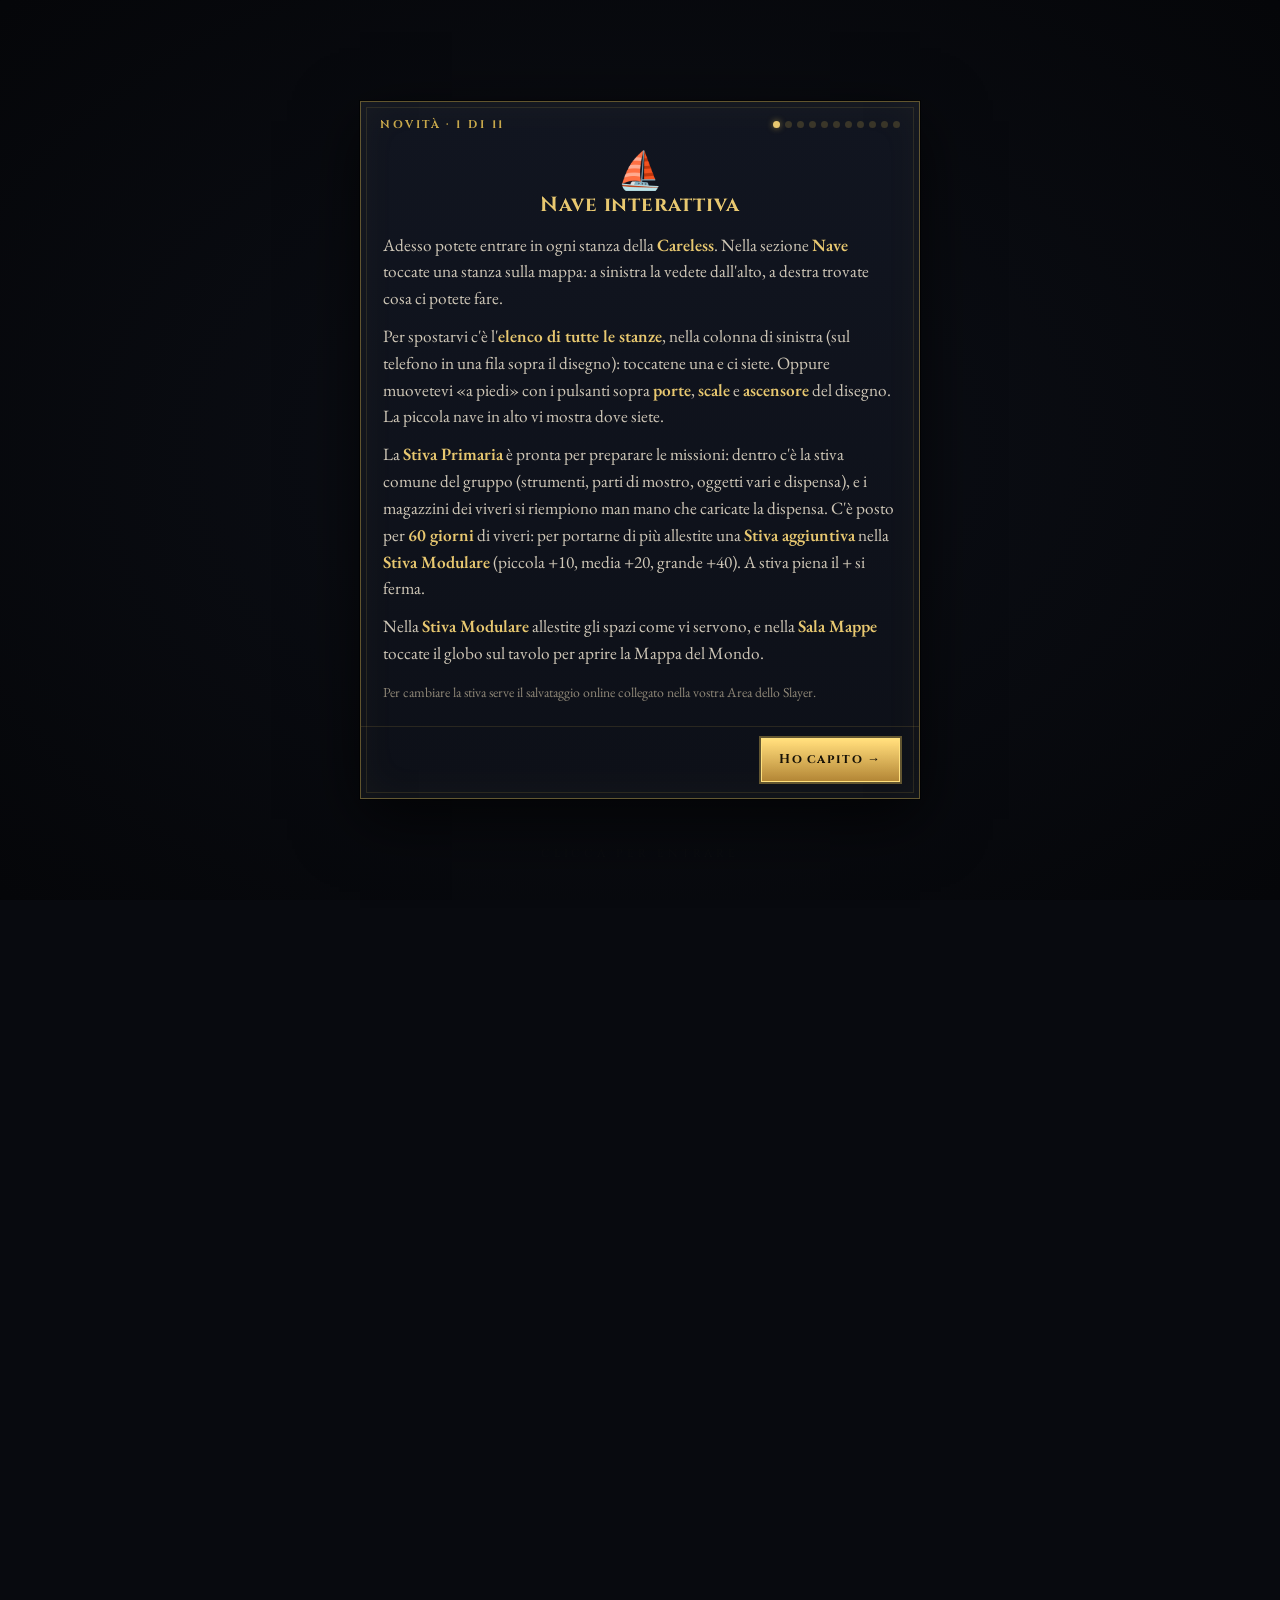
<file: index.html>
<!DOCTYPE html>
<html lang="it">
<head>
<script>/* Versione leggera (telefono) o completa (computer): la scelta è in tcj-dispositivo (schermata iniziale o menu ⚔ Slayer → Dispositivo).
   Se nessuno ha ancora scelto, vale quella adatta al dispositivo. Nella leggera: niente animazioni, temi, effetti e suoni (vedi js/novita.js e css/39-leggero.css). */
try{(function(){var L=localStorage,h=document.documentElement,d=L.getItem("tcj-dispositivo"),tel=false;
try{tel=matchMedia("(pointer: coarse)").matches||Math.min(screen.width,screen.height)<820}catch(e){}
var lg=d?d==="telefono":tel;window.TCJ_TEL=tel;window.TCJ_LEGGERO=lg;
if(lg){h.setAttribute("data-leggero","");
 /* tutte le animazioni del sito rispettano già «riduci il movimento»: nella versione leggera lo chiedo io */
 var mm=window.matchMedia;if(mm)window.matchMedia=function(q){if(/prefers-reduced-motion\s*:\s*reduce/.test(q)){var f=function(){};return{matches:true,media:q,onchange:null,addListener:f,removeListener:f,addEventListener:f,removeEventListener:f,dispatchEvent:function(){return false}};}return mm.call(window,q);};
}
 /* il tema del sito scelto resta anche nella versione leggera (telefono): cambia solo l'aspetto, senza animazioni */
 if(L.getItem("tcj-modulare")==="1")h.classList.add("tcj-mod"); /* navigazione a moduli: js/modulare.js */
 var t=L.getItem("tcj-tema");if(["dauntless","pergamena","mh","osteria","reami","arena","truasilia"].indexOf(t)>=0)h.setAttribute("data-tema",t);
})()}catch(e){}
function tcjLeggero(){return !!window.TCJ_LEGGERO;}</script>
<script>try{(function(){var L=localStorage,k=L.getItem("tcj-pa-theme"),last=parseInt(L.getItem("tcj-pa-seen")||"0",10),o=JSON.parse(L.getItem("tcj-pa-open")||"[]");if(!k||k!==L.getItem("tcj-sc-cur")||o.indexOf(k)<0||(last&&Date.now()-last>259200000))return;var d={athena:"glaciale",panlan:"oscuro",asonnes:"terrestre"}[k],b=JSON.parse(L.getItem("tcj_bg_"+k)||"{}");document.documentElement.setAttribute("data-pg",k);if(window.TCJ_LEGGERO){}else if(b&&["dauntless","pergamena","mh","osteria","reami","arena","truasilia"].indexOf(b.t)>=0)document.documentElement.setAttribute("data-tema",b.t);else if(b&&b.t==="attuale")document.documentElement.removeAttribute("data-tema");var c=(b&&b.c)||d;if(c!=="neutro"&&document.documentElement.getAttribute("data-tema")!=="truasilia")document.documentElement.setAttribute("data-el",c);})()}catch(e){}</script>
<meta charset="UTF-8">
<meta name="viewport" content="width=device-width, initial-scale=1.0">
<title>The Careless Journey — Manuale del Mondo</title>
<script>/* Inserisce nella pagina il contenuto di un file della cartella sezioni/, nel punto esatto in cui viene richiamato */
function tcjSezione(h){var s=document.currentScript;s.insertAdjacentHTML("beforebegin",h);s.remove();}</script>
<script src="js/caricamento.js?v=1c00a398"></script>
<script>/* Versione della pagina: la scrive strumenti/versiona.js a ogni pubblicazione.
   Se il browser ha aperto una copia vecchia rimasta in memoria, il sito se ne accorge:
   nei primi secondi si aggiorna da solo, più tardi propone «Aggiorna» (senza mai interrompere chi sta scrivendo). */
var TCJ_VERSIONE="4977d2c4";
(function(){
  var nascita=Date.now(),ultimo=0;
  function nuova(v){location.replace(location.pathname+"?v="+v+location.hash);}
  function avvisa(){
    if(!document.body){document.addEventListener("DOMContentLoaded",avvisa);return;}
    if(document.getElementById("tcj-ver-av"))return;
    var t=document.createElement("div");t.id="tcj-ver-av";t.className="gh-toast on";t.setAttribute("role","status");
    t.innerHTML='È disponibile una versione nuova del sito. <button type="button" class="bk-btn">Aggiorna</button>';
    t.querySelector("button").onclick=function(){nuova(Date.now().toString(36));};
    document.body.appendChild(t);
  }
  function controlla(){
    if(!TCJ_VERSIONE||!window.fetch||Date.now()-ultimo<60000)return;ultimo=Date.now();
    fetch("versione.json?t="+Date.now(),{cache:"no-store"}).then(function(r){return r.ok?r.json():null;}).then(function(j){
      if(!j||!j.versione||j.versione===TCJ_VERSIONE)return;
      var gia=null;try{gia=sessionStorage.getItem("tcj-ver-agg");}catch(e){}
      if(Date.now()-nascita<5000&&gia!==j.versione){try{sessionStorage.setItem("tcj-ver-agg",j.versione);}catch(e){}nuova(j.versione);return;}
      avvisa();
    }).catch(function(){});
  }
  if(/[?&]v=/.test(location.search))try{history.replaceState(null,"",location.pathname+location.hash);}catch(e){}
  controlla();
  document.addEventListener("visibilitychange",function(){if(!document.hidden)controlla();});
})();</script>
<script>/* Fogli di stile che non arrivano (connessione che cade, o il sito che si sta aggiornando su GitHub proprio in quel momento):
   senza di loro la pagina si vede bianca, con il carattere di base e le immagini enormi. Qui ogni foglio del sito che non si carica
   viene richiesto di nuovo da solo (fino a 2 volte); se manca ancora il foglio principale compare l'avviso «Ricarica». */
(function(){
  var tent={},base=location.origin;
  function pulito(u){return u.replace(/([?&])r=[^&]*&?/,"$1").replace(/[?&]$/,"");}
  function riprova(l){
    var u=pulito(l.href);if((tent[u]||0)>=2)return;tent[u]=(tent[u]||0)+1;
    var c=document.createElement("link");c.rel="stylesheet";c.href=u+(u.indexOf("?")<0?"?":"&")+"r="+Date.now();
    if(l.id)c.setAttribute("data-di",l.id);l.parentNode.insertBefore(c,l.nextSibling);
  }
  function rotto(l){if(l.href.indexOf(base)!==0)return false;try{return !l.sheet||!l.sheet.cssRules;}catch(e){return false;}}
  window.addEventListener("error",function(e){var t=e.target;if(t&&t.tagName==="LINK"&&/stylesheet/.test(t.rel)&&t.href.indexOf(base)===0)riprova(t);},true);
  function controlla(ultima){
    [].forEach.call(document.querySelectorAll('link[rel="stylesheet"]'),function(l){if(rotto(l))riprova(l);});
    if(!ultima)return;
    var ok=getComputedStyle(document.documentElement).getPropertyValue("--tcj-ok").trim();
    if(ok||document.getElementById("tcj-css-av"))return;
    var d=document.createElement("div");d.id="tcj-css-av";
    d.setAttribute("style","position:fixed;left:50%;bottom:16px;transform:translateX(-50%);z-index:99999;background:#14100a;color:#f3e3bd;border:1px solid #c8a84b;border-radius:10px;padding:10px 14px;font:15px Georgia,serif;box-shadow:0 8px 30px rgba(0,0,0,.6);max-width:92vw");
    d.innerHTML='La pagina non si \u00e8 caricata del tutto. <button type="button" style="margin-left:8px;background:#c8a84b;color:#14100a;border:0;border-radius:6px;padding:5px 10px;font:inherit;cursor:pointer">Ricarica</button>';
    d.querySelector("button").onclick=function(){location.replace(location.pathname+"?v="+Date.now().toString(36)+location.hash);};
    document.body.appendChild(d);
  }
  window.addEventListener("load",function(){setTimeout(function(){controlla(false);},800);setTimeout(function(){controlla(true);},4000);});
})();</script>
<link href="https://fonts.googleapis.com/css2?family=UnifrakturMaguntia&display=swap&family=Michroma&family=Exo+2:ital,wght@0,400;0,500;0,700;1,400&family=Rajdhani:wght@500;600;700&family=Cinzel+Decorative:wght@400;700;900&family=Cinzel:wght@400;600;700;900&family=Oswald:wght@400;500;600&family=Gloria+Hallelujah&family=Patrick+Hand&family=Great+Vibes&family=Dancing+Script:wght@400;500;600;700&family=Barlow+Condensed:wght@500;600;700&family=Marcellus&family=IM+Fell+English:ital@0;1&family=IM+Fell+English+SC&family=Cabin+Sketch:wght@400;700&family=Metamorphous&family=Uncial+Antiqua&family=Crimson+Pro:ital,wght@0,300;0,400;0,600;1,300;1,400&display=swap" rel="stylesheet">
<link rel="stylesheet" href="css/01-base.css?v=f54c82b1">
<link rel="preconnect" href="https://fonts.googleapis.com"><link href="https://fonts.googleapis.com/css2?family=Cormorant+SC:wght@500;600;700&family=Cormorant+Garamond:ital,wght@0,500;0,600;1,500&family=Pinyon+Script&display=swap" rel="stylesheet"><link href="https://fonts.googleapis.com/css2?family=EB+Garamond:ital,wght@0,400;0,500;1,400&display=swap" rel="stylesheet">
<link rel="stylesheet" href="css/02-mappe-continenti.css?v=2f981e86" id="cj-styles">
<link rel="stylesheet" href="css/03-hero-animazioni.css?v=fc52480b" id="hero-anim-css">
<script src="js/master-cache.js?v=522e20b5"></script>
<script>tcjSoloMaster('<link rel="stylesheet" href="css/04-master-icone.css?v=229c6e9b">')</script>
<script>tcjSoloMaster('<link rel="stylesheet" href="css/05-plancia-galleria.css?v=9d3e984e">')</script>
<script>tcjSoloMaster('<link rel="stylesheet" href="css/06-master-animazioni.css?v=66458e0d">')</script>
<link rel="stylesheet" href="css/19-manuale.css?v=00cafc51">
<link rel="stylesheet" href="css/39-leggero.css?v=8aa18a2b">
<link rel="stylesheet" href="css/40-novita.css?v=aa0ba69e">
<!-- Dati del sito (solo valori: statistiche, testi, tabelle) -->
<script src="dati/corone-immagini.js?v=65836a22"></script>
<script>tcjGruppo("ritratti", ["dati/ritratti-giocatori.js?v=30d3f434"])</script>
<script src="dati/sigillo-e-ranghi.js?v=dc254a47"></script>
<script src="dati/behemoth.js?v=63f7e5ad"></script>
<script src="dati/manuale.js?v=d8e639f1"></script>
<script src="dati/plancia.js?v=a20310b9"></script>
<script src="dati/continenti.js?v=e1883e2d"></script>
<script src="dati/terra.js?v=5e606a2f"></script>
</head>
<body>
<script src="sezioni/simboli-svg.js?v=68cb87ff"></script>

<div id="intro">
  <canvas id="introCanvas"></canvas>
  <div id="introTitle">
    <div class="ie"><svg class="gsun-i" viewBox="0 0 1739 3364" aria-hidden="true" focusable="false"><use href="#gsun"/></svg> Isole Frantumate</div>
    <div class="it">The Careless<span>Journey</span></div>
    <div class="is">Un gioco di ruolo cooperativo</div>
  </div>
  <div id="introHint">Clicca per entrare</div>
  <button id="introSkip" type="button">Salta ›</button>
</div>
<script src="js/novita.js?v=e227f2f9"></script>
<script>/* nella versione leggera l'animazione d'apertura non si scarica nemmeno */
if(!window.TCJ_LEGGERO)document.write('<script src="js/intro.js?v=fdb394c0"><\/script>');</script>

<div class="stars"></div>
<div class="pwo" id="pwo">
  <div class="lock">
  <div class="lock-shackle"></div>
  <div class="pwbox">
    <div class="pwtit">🔒 Accesso Master</div>
    <div class="pwsub">La Zona Master si apre con il <b>token del Master</b>. Incollalo qui: resterà solo su questo dispositivo.</div>
    <input type="password" class="pwinp" id="pwi" placeholder="github_pat_…" autocomplete="off" spellcheck="false" onkeydown="if(event.key==='Enter')chkpw()">
    <button class="pwbtn" onclick="chkpw()">Accedi</button>
    <div class="pwerr" id="pwe"></div>
    <div class="pwcanc" onclick="closepw()">Annulla</div>
  </div>
  </div>
</div>
<script src="sezioni/sblocco-master.js?v=7d2a59c3"></script>
<nav>
  <div class="nav-inner">
    <a href="#hero" class="nav-logo"><svg class="gsun-i" viewBox="0 0 1739 3364" aria-hidden="true" focusable="false"><use href="#gsun"/></svg> TCJ</a>
    <ul class="nav-links">
      <li><a href="#mappa">Mondo</a></li><li><a href="#timeline">Timeline</a></li>
      <li><a href="#mael">Mael</a></li>
      <li><a href="#behemoth">Behemoth</a></li><li><a href="#manuale">Manuale</a></li>
      <li><a href="#calendario">Calendario</a></li><li><a href="#corone">Corone</a></li>
      <li><a href="#npc">Al Comando</a></li><li><a href="#incontri">Incontri</a></li><li><a href="#nave">Nave</a></li>
      <li><a href="#gruppo">Gruppo</a></li><li><a href="#scheda">Area Slayer</a></li>
    </ul>
    <button class="sk-btn" type="button" onclick="skOpen()" title="Cerca nel compendio (Ctrl+K)">⌕ Cerca</button><div class="sl-dd" id="sl-dd"><button class="sl-btn" id="sl-btn" type="button" aria-haspopup="true" aria-expanded="false" onclick="slToggle(event)">⚔ Slayer ▾</button><div class="sl-menu" id="sl-menu" hidden></div></div><button class="master-btn" id="mbtn" onclick="openpw()">🔒 Master</button>
  </div>
</nav>
<canvas class="fx-side l" id="fx-l" aria-hidden="true"></canvas><canvas class="fx-side r" id="fx-r" aria-hidden="true"></canvas>
<div id="pgun" aria-hidden="true" onclick="pgSkip()"><canvas id="pgun-cv"></canvas><div id="pgun-wp"></div><div id="pgun-skip">Tocca o premi Esc per saltare</div></div>
<div class="sk-ov" id="sk-ov" onclick="if(event.target===this)skClose()"><div class="sk-panel"><input class="sk-inp" id="sk-inp" type="text" autocomplete="off" spellcheck="false" placeholder="Cerca un Behemoth, un'arma, una cella…" oninput="skRender(this.value)"><div class="sk-list" id="sk-list"></div><div class="sk-hint">↑↓ per scorrere · Invio per aprire · Esc per chiudere</div></div></div>

<script src="sezioni/hero.js?v=6d13f45f"></script>

<script src="sezioni/mondo.js?v=c723b73c"></script>

<link rel="stylesheet" href="css/07-mappa.css?v=0b7e5e72">
<script src="sezioni/mappa.js?v=95e71ffd"></script>
<script src="js/maelstrom-mappa.js?v=28b2f7ac"></script>

<script src="sezioni/timeline.js?v=3a212e47"></script>

<script src="sezioni/mael.js?v=dda9684e"></script>

<script src="sezioni/behemoth.js?v=60cc9bf5"></script>

<script src="sezioni/manuale.js?v=df7b1a32"></script>

<script src="sezioni/calendario.js?v=be809d8e"></script>

<script src="sezioni/corone.js?v=8ab99806"></script>

<script src="sezioni/npc.js?v=6cd84b3b"></script>
<script src="sezioni/incontri.js?v=96e0ac76"></script>

<script src="sezioni/nave.js?v=b8f630c5"></script>


<link rel="stylesheet" href="css/22-gruppo.css?v=88a1de06">
<script src="sezioni/gruppo.js?v=cb7b77cd"></script>
<script src="sezioni/scheda.js?v=b02ebeff"></script>
<script src="js/cornici-ritratto.js?v=37236d29"></script>
<script src="js/area-giocatori.js?v=43204678"></script>
<script src="js/mael-ritratti.js?v=9f596cdd"></script>
<script src="js/sblocco-zone.js?v=c8c202a6"></script>
<script src="js/maelstrom-qualita.js?v=e91b462a"></script>
<link rel="stylesheet" href="css/27-maelstrom-qualita.css?v=0ded168d">



<footer style="background:var(--bg);border-top:1px solid var(--border);padding:2.5rem 2rem;text-align:center;position:relative;z-index:1">
  <div style="font-family:'Cinzel Decorative',serif;font-size:1rem;color:var(--gold3);margin-bottom:.5rem"><svg class="gsun-i" viewBox="0 0 1739 3364" aria-hidden="true" focusable="false"><use href="#gsun"/></svg> The Careless Journey</div>
  <div style="font-size:.85rem;color:var(--text2);font-style:italic">Un viaggio che non è sicuro, non è giusto, e non è pensato per premiare l'imprudenza.</div>
</footer>

<script>tcjMasterSezione()</script>

<link rel="stylesheet" href="css/11-plancia-drop.css?v=5625edaf">

<script src="js/contenuti-e-master.js?v=7dd5a70a"></script>
<script src="js/suoni.js?v=635448fa"></script>

<!-- ===== Viste dettagliate dei continenti, Maelstrom e isola sconosciuta =====
     Arrivano in sottofondo appena la pagina è aperta (vedi js/caricamento.js), inserite qui, in questo ordine. -->
<script>tcjGruppo("mappe", [
  "sezioni/mappe/ardente.js?v=25ff3a88",
  "sezioni/mappe/terrestre.js?v=423c6810",
  "sezioni/mappe/radiante.js?v=3e192205",
  "sezioni/mappe/folgorante.js?v=8976b8fc",
  "sezioni/mappe/glaciale.js?v=5ac438a3",
  "sezioni/mappe/oscuro.js?v=8aaf2258",
  "sezioni/mappe/ramsgate.js?v=cb27da62",
  "sezioni/mappe/vecchia.js?v=40ae5ceb",
  "sezioni/mappe/maelstrom.js?v=d65c470c",
  "js/mappe-apertura.js?v=7f5fcf3d",
  "js/maelstrom-apertura.js?v=15007a4e",
  "js/mappe-politiche.js?v=8682898d",
  "js/mappe-rilievo.js?v=27b0ae94",
  "js/ramsgate.js?v=e9c15abf",
  "js/isola-vecchia.js?v=0d0c08be",
  "js/mappe-effetti.js?v=0b8e95c5"
])</script>


<link rel="stylesheet" href="css/12-schermo-intero.css?v=3573e6a3" id="bfs-css">
<script src="js/schermo-intero.js?v=7e12b732"></script>
<link rel="stylesheet" href="css/13-mappe-politiche.css?v=33a356b5" id="polmap-css">
<link rel="stylesheet" href="css/17-mappe-effetti.css?v=3b13b2be">
<link rel="stylesheet" href="css/18-sync-giocatori.css?v=085f5294">
<link rel="stylesheet" href="css/14-isola-vecchia.css?v=0dfc6e72" id="vr-css">
<script src="js/hero-animazione.js?v=34d3e1d0" id="hero-anim-js"></script>
<div class="mae-ov" id="mae-ov" role="dialog" aria-modal="true" aria-labelledby="mae-n" hidden>
 <div class="mae-box">
  <button type="button" class="mae-x" id="mae-x" aria-label="Chiudi la scheda">✕</button>
  <div class="mae-ph" id="mae-ph"><img id="mae-img" alt="" decoding="async"><div class="mae-fb" id="mae-fb" aria-hidden="true"><svg viewBox="0 0 1739 3364"><use href="#gsun"/></svg><span id="mae-ini"></span></div></div>
  <div class="mae-tx">
   <div class="mae-role" id="mae-r"></div>
   <h3 class="mae-name" id="mae-n"></h3>
   <div class="mae-aka" id="mae-a"></div>
   <div id="mae-body"></div>
   <div class="mae-nav"><button type="button" id="mae-prev">‹ Precedente</button><span id="mae-pos"></span><button type="button" id="mae-next">Successivo ›</button></div>
  </div>
 </div>
</div>
<link rel="stylesheet" href="css/15-maestri.css?v=cc98b513" id="mae-css">
<script src="js/maestri.js?v=325d26cb" id="mae-js"></script>
<div class="mae-ov" id="beh-ov" role="dialog" aria-modal="true" aria-labelledby="beh-n" hidden>
 <div class="mae-box">
  <button type="button" class="mae-x" id="beh-x" aria-label="Chiudi la scheda">✕</button>
  <div class="mae-ph beh-ph" id="beh-ph"><img id="beh-img" alt="" decoding="async"><div class="mae-fb" aria-hidden="true"><svg viewBox="0 0 1739 3364"><use href="#gsun"/></svg><span id="beh-ini"></span></div></div>
  <div class="mae-tx">
   <div class="mae-role" id="beh-r"></div>
   <h3 class="mae-name" id="beh-n"></h3>
   <div class="beh-tags" id="beh-t"></div>
   <div id="beh-body"></div>
   <div class="mae-nav"><button type="button" id="beh-prev">‹ Precedente</button><span id="beh-pos"></span><button type="button" id="beh-next">Successivo ›</button></div>
  </div>
 </div>
</div>
<link rel="stylesheet" href="css/16-behemoth-schede.css?v=30aef67b" id="beh-css">
<script src="js/behemoth-schede.js?v=5e452daa" id="beh-js"></script>
<script>tcjSoloMaster('<script src="js/master-icone.js?v=8ad64bb9"><\/script>')</script>
<div class="plp-ov" id="plp-ov" role="dialog" aria-modal="true" aria-labelledby="plp-t" hidden>
 <div class="plp-box">
  <div class="plp-top"><div class="plp-t" id="plp-t">Scegli un Behemoth</div><button type="button" class="plp-x" id="plp-x" aria-label="Chiudi">✕</button></div>
  <input type="search" class="plp-q" id="plp-q" placeholder="Cerca per nome…" aria-label="Cerca un Behemoth">
  <div class="plp-f" id="plp-f" role="group" aria-label="Filtri"></div>
  <div class="plp-grid" id="plp-grid"></div>
  <div class="plp-none" id="plp-none" hidden>Nessun Behemoth corrisponde.</div>
 </div>
</div>
<script>tcjSoloMaster('<script src="js/plancia-galleria.js?v=e127121e"><\/script>')</script>
<script>tcjSoloMaster('<script src="js/master-animazioni.js?v=c6491196"><\/script>')</script>
<script src="js/conferma.js?v=3974277a"></script>
<script src="js/sync-giocatori.js?v=683462f2"></script>
<script src="js/gruppo.js?v=d8030d7c"></script>
<link rel="stylesheet" href="css/43-stiva.css?v=0d48b4b8">
<script src="js/scegli-behemoth.js?v=e7731658"></script>
<script src="js/stiva.js?v=21e06e33"></script>
<link rel="stylesheet" href="css/45-nave-esplora.css?v=0285aeb4">
<script src="js/nave-esplora.js?v=d47ecc08"></script>
<link rel="stylesheet" href="css/44-stiva-modulare.css?v=64c7c064">
<link rel="stylesheet" href="css/47-sessioni.css?v=fa86f4c7">
<link rel="stylesheet" href="css/49-scegli-behemoth.css?v=4a26401f">
<script>tcjSoloMaster('<link rel="stylesheet" href="css/48-master-telegram.css?v=b5c67d07">')</script>
<script src="js/stiva-modulare.js?v=8142d609"></script>
<script src="js/nave-alloggi.js?v=4185ddd4"></script>
<script src="js/nave-mensa.js?v=b66a1150"></script>
<script src="js/nave-macchine.js?v=364a958d"></script>
<script src="js/nave-ponte.js?v=e5b290a2"></script>
<script src="js/nave-mappe.js?v=d7d068d2"></script>
<script src="js/nave-esterno.js?v=ad378afb"></script>
<script src="js/nave-stiva.js?v=4d67db9f"></script>
<link rel="stylesheet" href="css/28-diretta-schede.css?v=c8fa7e22">
<script src="js/diretta-schede.js?v=5c609e10"></script>
<link rel="stylesheet" href="css/25-area-modifica.css?v=700b6a16">
<script src="js/area-modifica.js?v=1fc94017"></script>
<script src="dati/viaggi.js?v=6260533e"></script>
<link rel="stylesheet" href="css/26-viaggi.css?v=07e8bfa7">
<script src="js/viaggi.js?v=310696f0"></script>
<script>tcjSoloMaster('<link rel="stylesheet" href="css/24-master-mael.css?v=68231070">')</script>
<script>tcjSoloMaster('<script src="js/master-mael.js?v=c0c8cd60"><\/script>')</script>
<script src="js/master-accesso.js?v=0167c6d5"></script>
<script>tcjSoloMaster('<script src="js/master-dati.js?v=cd6401ee"><\/script>')</script>
<script>tcjSoloMaster('<script src="js/master-reliquie.js?v=9c43ed4e"><\/script>')</script>
<script>tcjSoloMaster('<script src="js/master-stiva.js?v=e95231a2"><\/script>')</script>
<script src="js/lingue.js?v=638d7a55"></script>
<script src="js/sessioni.js?v=4fcb36fc"></script>
<script>tcjSoloMaster('<script src="js/master-sessioni.js?v=ef0e6a37"><\/script>')</script>
<script>tcjSoloMaster('<script src="js/master-telegram.js?v=11ae4d2e"><\/script>')</script>
<script>tcjSoloMaster('<link rel="stylesheet" href="css/20-master-libreria.css?v=56880799">')</script>
<script>tcjSoloMaster('<script src="js/master-libreria.js?v=3e17e37e"><\/script>')</script>
<link rel="stylesheet" href="css/29-tema-oro-auto.css?v=9662033c">
<link rel="stylesheet" href="css/30-tema-oro.css?v=7f2d2bcb">
<script src="js/tema-oro.js?v=55e2f2f3"></script>
<link rel="stylesheet" href="css/21-incontri.css?v=ca3fc3b6">
<link rel="stylesheet" href="css/23-reliquie.css?v=d1c98a28">
<script src="js/reliquie.js?v=29927894"></script>
<script src="js/reliquie-bacheca.js?v=5d5596d7"></script>
<script src="js/nave-reliquie.js?v=808b76f7"></script>
<script src="js/incontri.js?v=fea1ffd4"></script>
<script>tcjSoloMaster('<script src="js/master-incontri.js?v=434307da"><\/script>')</script>
<script src="js/particelle-sfondo.js?v=51bcbc83"></script>
<script src="js/risparmio.js?v=7a45fb6b"></script>
<script>/* Stili dei temi del sito: si scarica solo quello del tema scelto (gli altri non pesano sulla pagina).
   Qui viene caricato subito, nello stesso punto di sempre; se si cambia tema, js/tema-sito.js aggiunge quello nuovo. */
var TCJ_TEMI_CSS={dauntless:["css/31-tema-dauntless.css?v=418e607a","css/37-caratteri-dauntless.css?v=31f95ef0"],pergamena:["css/32-tema-pergamena.css?v=07d7ed1b","css/37-caratteri-pergamena.css?v=e4f95d41"],mh:["css/34-tema-monster-hunter.css?v=edf6e1c7","css/37-caratteri-mh.css?v=9f1a3205"],osteria:["css/35-tema-osteria.css?v=f9bbd1ef","css/37-caratteri-osteria.css?v=a32fc741"],reami:["css/36-tema-reami.css?v=6be5c48c","css/37-caratteri-reami.css?v=bb351a08"],arena:["css/41-tema-arena.css?v=59610e0d","css/37-caratteri-arena.css?v=38ecbf59"],truasilia:["css/42-tema-truasilia.css?v=fa0a2a07","css/37-caratteri-truasilia.css?v=2fc218c3"]};
(function(){var t=document.documentElement.getAttribute("data-tema"),l=TCJ_TEMI_CSS[t];if(l)document.write(l.map(function(u){return '<link rel="stylesheet" href="'+u+'" data-tema-css="'+t+'">';}).join(""));})();</script>
<link rel="stylesheet" href="css/38-temi-telefono.css?v=c0b986b4">
<script src="js/tema-sito.js?v=a11ffaef"></script>
<script src="js/tema-creature.js?v=06c7e8f1"></script>
<script src="js/tema-arena.js?v=d5ead527"></script>
<script src="js/modulare.js?v=72acedc6"></script>
<link rel="stylesheet" href="css/33-area-aspetto.css?v=b5644c6e">
<script src="js/area-aspetto.js?v=e5f43eb7"></script>
</body>
</html>
</file>
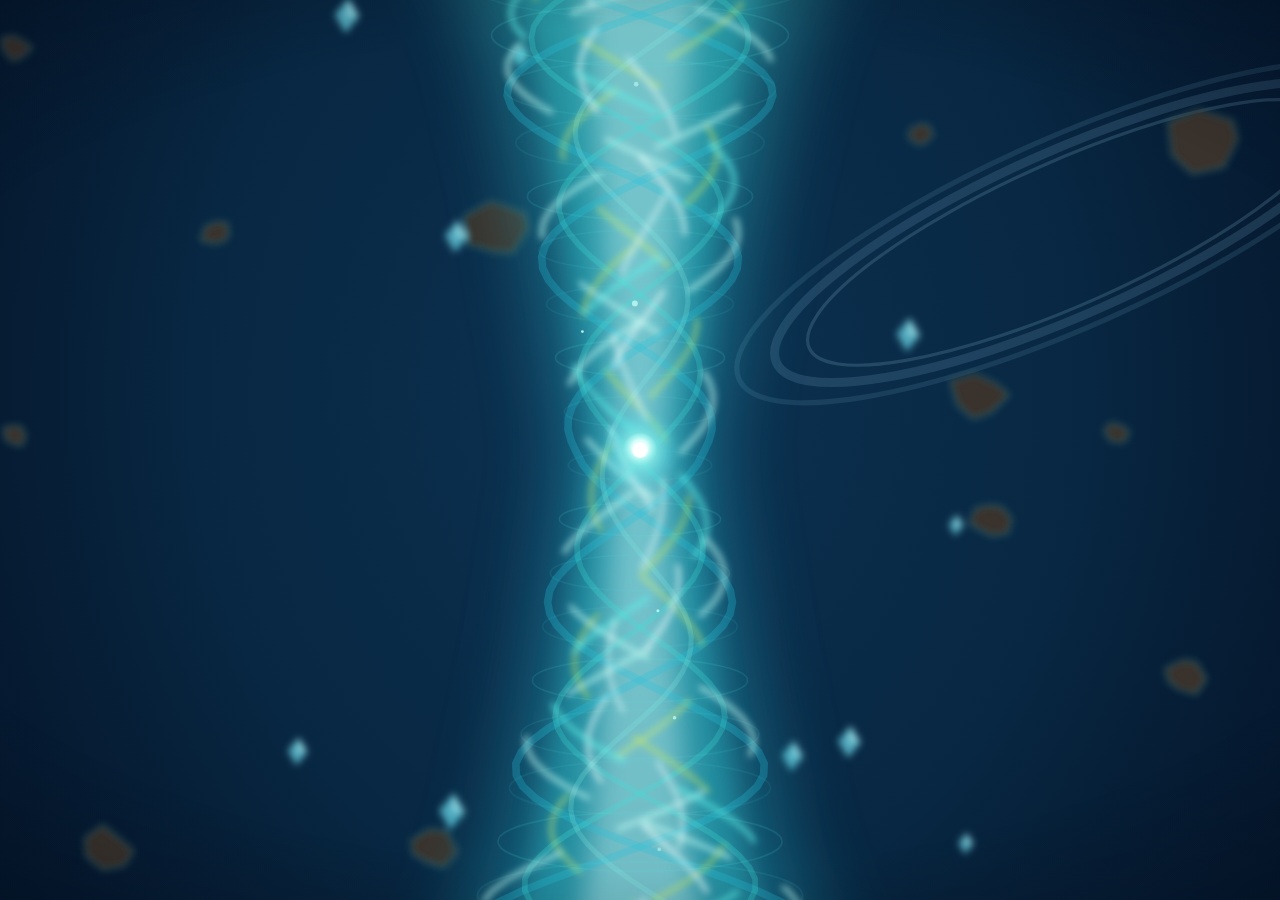
<file: sezioni/mappe/maelstrom-scena-originale.html>
<!DOCTYPE html>
<!-- Vista del Maelstrom ORIGINALE (animazione SVG leggera), usata quando l'Animazione del Maelstrom è impostata su «Bassa».
     Recuperata dalla versione del sito precedente alla clessidra su canvas (commit 86bef5c). -->

<html lang="it"><head><meta charset="utf-8"><meta name="viewport" content="width=device-width,initial-scale=1">
<title>Il Maelstrom — The Careless Journey</title>
<link href="https://fonts.googleapis.com/css2?family=Cinzel:wght@600;700&display=swap" rel="stylesheet">
<style>
  *{box-sizing:border-box;margin:0}
  html,body{height:100%;background:#04132a;overflow:hidden}
  .stage{position:fixed;inset:0;overflow:hidden;background:#04132a}
  .stage svg{position:absolute;inset:0;width:100%;height:100%;display:block}
  .vignette{position:absolute;inset:0;pointer-events:none;
    background:radial-gradient(120% 90% at 50% 50%, transparent 52%, rgba(3,10,22,.5) 85%, rgba(3,10,22,.9) 100%)}
  .bar{position:absolute;top:18px;left:20px;z-index:5}
  .back{display:inline-flex;align-items:center;gap:7px;color:#a9c6cc;text-decoration:none;cursor:pointer;
    font-family:'Cinzel',serif;font-weight:600;font-size:.72rem;letter-spacing:.14em;text-transform:uppercase;
    padding:8px 13px;border:1px solid rgba(95,240,232,.24);border-radius:999px;background:rgba(8,20,28,.45);
    backdrop-filter:blur(4px);transition:.25s}
  .back:hover{color:#eafffd;background:rgba(95,240,232,.12)}
  .back svg{width:13px;height:13px;fill:none;stroke:currentColor;stroke-width:2}
</style></head>
<body>
<div class="stage">
  <svg viewBox="0 0 1000 1200" preserveAspectRatio="xMidYMid slice" xmlns="http://www.w3.org/2000/svg" aria-label="Il Maelstrom">
<defs>
  <radialGradient id="sky" cx="50%" cy="46%" r="70%">
    <stop offset="0" stop-color="#0c3252"/><stop offset="0.5" stop-color="#082742"/><stop offset="1" stop-color="#04132680"/></radialGradient>
  <linearGradient id="colBody" x1="0" y1="0" x2="0" y2="1">
    <stop offset="0" stop-color="#bfe85a" stop-opacity="0.5"/><stop offset="0.16" stop-color="#3fe0e0" stop-opacity="0.55"/>
    <stop offset="0.5" stop-color="#2fd0e8" stop-opacity="0.6"/><stop offset="0.85" stop-color="#2bc6e0" stop-opacity="0.5"/>
    <stop offset="1" stop-color="#27b8d8" stop-opacity="0.42"/></linearGradient>
  <radialGradient id="coreGlow" cx="50%" cy="50%" r="50%">
    <stop offset="0" stop-color="#eafffd" stop-opacity="0.95"/><stop offset="0.4" stop-color="#7ff0ea" stop-opacity="0.7"/>
    <stop offset="1" stop-color="#2fd0e8" stop-opacity="0"/></radialGradient>
  <radialGradient id="globeG" cx="50%" cy="44%" r="55%">
    <stop offset="0" stop-color="#ffffff"/><stop offset="0.45" stop-color="#d6fffb"/><stop offset="1" stop-color="#7ff0ea" stop-opacity="0"/></radialGradient>
  <clipPath id="colClip"><path d="M288.0,40.0 L293.6,58.0 L299.1,76.0 L304.7,94.0 L310.3,112.0 L315.8,130.0 L321.4,148.0 L329.4,166.0 L337.7,184.0 L346.0,202.0 L354.3,220.0 L362.6,238.0 L370.9,256.0 L379.2,274.0 L384.7,292.0 L388.8,310.0 L392.9,328.0 L397.0,346.0 L401.0,364.0 L405.1,382.0 L409.2,400.0 L413.3,418.0 L417.0,436.0 L420.0,454.0 L422.9,472.0 L425.9,490.0 L428.8,508.0 L431.8,526.0 L434.8,544.0 L437.7,562.0 L440.7,580.0 L443.7,598.0 L441.4,616.0 L438.4,634.0 L435.4,652.0 L432.5,670.0 L429.5,688.0 L426.5,706.0 L423.6,724.0 L420.6,742.0 L417.6,760.0 L414.2,778.0 L410.1,796.0 L406.0,814.0 L401.9,832.0 L397.9,850.0 L393.8,868.0 L389.7,886.0 L385.6,904.0 L381.1,922.0 L372.8,940.0 L364.5,958.0 L356.2,976.0 L347.8,994.0 L339.5,1012.0 L331.2,1030.0 L322.9,1048.0 L317.1,1066.0 L311.5,1084.0 L305.9,1102.0 L300.4,1120.0 L294.8,1138.0 L289.2,1156.0 L710.8,1156.0 L705.2,1138.0 L699.6,1120.0 L694.1,1102.0 L688.5,1084.0 L682.9,1066.0 L677.1,1048.0 L668.8,1030.0 L660.5,1012.0 L652.2,994.0 L643.8,976.0 L635.5,958.0 L627.2,940.0 L618.9,922.0 L614.4,904.0 L610.3,886.0 L606.2,868.0 L602.1,850.0 L598.1,832.0 L594.0,814.0 L589.9,796.0 L585.8,778.0 L582.4,760.0 L579.4,742.0 L576.4,724.0 L573.5,706.0 L570.5,688.0 L567.5,670.0 L564.6,652.0 L561.6,634.0 L558.6,616.0 L556.3,598.0 L559.3,580.0 L562.3,562.0 L565.2,544.0 L568.2,526.0 L571.2,508.0 L574.1,490.0 L577.1,472.0 L580.0,454.0 L583.0,436.0 L586.7,418.0 L590.8,400.0 L594.9,382.0 L599.0,364.0 L603.0,346.0 L607.1,328.0 L611.2,310.0 L615.3,292.0 L620.8,274.0 L629.1,256.0 L637.4,238.0 L645.7,220.0 L654.0,202.0 L662.3,184.0 L670.6,166.0 L678.6,148.0 L684.2,130.0 L689.7,112.0 L695.3,94.0 L700.9,76.0 L706.4,58.0 L712.0,40.0 Z"/></clipPath>
  <filter id="blurSm" x="-60%" y="-60%" width="220%" height="220%"><feGaussianBlur stdDeviation="3"/></filter>
  <filter id="blurMed" x="-90%" y="-90%" width="280%" height="280%"><feGaussianBlur stdDeviation="11"/></filter>
  <filter id="blurBig" x="-120%" y="-120%" width="340%" height="340%"><feGaussianBlur stdDeviation="30"/></filter>
</defs>

<style>
  .twirl{ transform-box:view-box; transform-origin:500px 600px; animation:sway 9s ease-in-out infinite }
  @keyframes sway{ 0%,100%{transform:translateX(-6px)} 50%{transform:translateX(6px)} }
  .sh{ animation:shim 3.4s ease-in-out infinite }
  @keyframes shim{ 0%,100%{opacity:.85} 50%{opacity:1} }
  @media(prefers-reduced-motion:reduce){ *{animation:none!important} }
</style>

<rect x="0" y="0" width="1000" height="1200" fill="url(#sky)"/>

<!-- anello planetario di sfondo -->
<g transform="translate(835,430) rotate(-24)" opacity="0.22">
  <ellipse cx="0" cy="0" rx="250" ry="64" fill="none" stroke="#6a9ab8" stroke-width="7"/>
  <ellipse cx="0" cy="0" rx="282" ry="74" fill="none" stroke="#52849e" stroke-width="4"/>
  <ellipse cx="0" cy="0" rx="222" ry="56" fill="none" stroke="#7fb0c8" stroke-width="2.5"/>
</g>

<!-- rocce e cristalli (derivano lenti) -->
<g filter="url(#blurSm)" opacity="0.96">
  <animateTransform attributeName="transform" type="rotate" from="0 500 600" to="360 500 600" dur="150s" repeatCount="indefinite"/>
  <g><path d="M1160,592 L1153,603 L1136,612 L1113,601 L1111,581 L1136,575 L1153,570Z" fill="#3a332a"/><path d="M1160,592 L1153,603 L1136,612 L1113,601 L1111,581 L1136,575 L1153,570Z" fill="none" stroke="#54e0dc" stroke-width="0.9" opacity="0.35"/>
<path d="M-103,722 L-112,734 L-120,736 L-136,728 L-133,721 L-124,715 L-110,716Z" fill="#3a332a"/><path d="M-103,722 L-112,734 L-120,736 L-136,728 L-133,721 L-124,715 L-110,716Z" fill="none" stroke="#54e0dc" stroke-width="0.9" opacity="0.35"/>
<path d="M166,460 L162,465 L154,467 L144,465 L147,454 L155,450 L164,450Z" fill="#3a332a"/><path d="M166,460 L162,465 L154,467 L144,465 L147,454 L155,450 L164,450Z" fill="none" stroke="#54e0dc" stroke-width="0.9" opacity="0.35"/>
<path d="M399,435 L388,455 L372,455 L352,451 L348,429 L368,416 L395,423Z" fill="#3a332a"/><path d="M399,435 L388,455 L372,455 L352,451 L348,429 L368,416 L395,423Z" fill="none" stroke="#54e0dc" stroke-width="0.9" opacity="0.35"/>
<path d="M1,326 L-7,335 L-14,338 L-22,330 L-24,321 L-15,318 L-8,321Z" fill="#3a332a"/><path d="M1,326 L-7,335 L-14,338 L-22,330 L-24,321 L-15,318 L-8,321Z" fill="none" stroke="#54e0dc" stroke-width="0.9" opacity="0.35"/>
<path d="M784,533 L771,548 L757,554 L744,544 L737,526 L756,519 L773,525Z" fill="#3a332a"/><path d="M784,533 L771,548 L757,554 L744,544 L737,526 L756,519 L773,525Z" fill="none" stroke="#54e0dc" stroke-width="0.9" opacity="0.35"/>
<path d="M794,629 L792,641 L779,644 L761,636 L765,623 L778,620 L786,621Z" fill="#3a332a"/><path d="M794,629 L792,641 L779,644 L761,636 L765,623 L778,620 L786,621Z" fill="none" stroke="#54e0dc" stroke-width="0.9" opacity="0.35"/>
<path d="M945,319 L936,342 L912,349 L895,336 L890,310 L913,299 L940,305Z" fill="#3a332a"/><path d="M945,319 L936,342 L912,349 L895,336 L890,310 L913,299 L940,305Z" fill="none" stroke="#54e0dc" stroke-width="0.9" opacity="0.35"/>
<path d="M234,1012 L226,1030 L203,1030 L187,1019 L192,1001 L205,984 L231,994Z" fill="#3a332a"/><path d="M234,1012 L226,1030 L203,1030 L187,1019 L192,1001 L205,984 L231,994Z" fill="none" stroke="#54e0dc" stroke-width="0.9" opacity="0.35"/>
<path d="M132,945 L126,957 L109,962 L95,952 L93,938 L106,927 L118,935Z" fill="#3a332a"/><path d="M132,945 L126,957 L109,962 L95,952 L93,938 L106,927 L118,935Z" fill="none" stroke="#54e0dc" stroke-width="0.9" opacity="0.35"/>
<path d="M324,1199 L317,1208 L306,1209 L301,1203 L298,1196 L309,1189 L318,1192Z" fill="#3a332a"/><path d="M324,1199 L317,1208 L306,1209 L301,1203 L298,1196 L309,1189 L318,1192Z" fill="none" stroke="#54e0dc" stroke-width="0.9" opacity="0.35"/>
<path d="M384,925 L375,938 L361,935 L349,929 L347,919 L360,909 L375,909Z" fill="#3a332a"/><path d="M384,925 L375,938 L361,935 L349,929 L347,919 L360,909 L375,909Z" fill="none" stroke="#54e0dc" stroke-width="0.9" opacity="0.35"/>
<path d="M880,554 L877,562 L867,563 L862,558 L860,554 L865,548 L874,550Z" fill="#3a332a"/><path d="M880,554 L877,562 L867,563 L862,558 L860,554 L865,548 L874,550Z" fill="none" stroke="#54e0dc" stroke-width="0.9" opacity="0.35"/>
<path d="M956,741 L949,754 L934,751 L926,745 L923,736 L937,728 L947,729Z" fill="#3a332a"/><path d="M956,741 L949,754 L934,751 L926,745 L923,736 L937,728 L947,729Z" fill="none" stroke="#54e0dc" stroke-width="0.9" opacity="0.35"/>
<path d="M348,80 L342,95 L328,98 L314,83 L310,71 L328,63 L344,64Z" fill="#3a332a"/><path d="M348,80 L342,95 L328,98 L314,83 L310,71 L328,63 L344,64Z" fill="none" stroke="#54e0dc" stroke-width="0.9" opacity="0.35"/>
<path d="M692,-15 L688,-2 L672,-1 L660,-7 L661,-26 L673,-31 L689,-29Z" fill="#3a332a"/><path d="M692,-15 L688,-2 L672,-1 L660,-7 L661,-26 L673,-31 L689,-29Z" fill="none" stroke="#54e0dc" stroke-width="0.9" opacity="0.35"/>
<path d="M708,335 L703,342 L697,344 L689,340 L689,333 L697,328 L703,328Z" fill="#3a332a"/><path d="M708,335 L703,342 L697,344 L689,340 L689,333 L697,328 L703,328Z" fill="none" stroke="#54e0dc" stroke-width="0.9" opacity="0.35"/>
<path d="M428,22 L415,31 L405,36 L387,28 L388,10 L405,1 L419,5Z" fill="#3a332a"/><path d="M428,22 L415,31 L405,36 L387,28 L388,10 L405,1 L419,5Z" fill="none" stroke="#54e0dc" stroke-width="0.9" opacity="0.35"/>
<path d="M848,89 L841,95 L832,97 L822,92 L819,84 L831,78 L842,80Z" fill="#3a332a"/><path d="M848,89 L841,95 L832,97 L822,92 L819,84 L831,78 L842,80Z" fill="none" stroke="#54e0dc" stroke-width="0.9" opacity="0.35"/>
<path d="M21,629 L18,637 L11,636 L5,633 L3,624 L10,622 L17,622Z" fill="#3a332a"/><path d="M21,629 L18,637 L11,636 L5,633 L3,624 L10,622 L17,622Z" fill="none" stroke="#54e0dc" stroke-width="0.9" opacity="0.35"/>
<g transform="translate(701.246,492.785)"><polygon points="0,-13.0136 9.10952,0 0,13.0136 -9.10952,0" fill="#5fc4d6" opacity="0.85"/><polygon points="0,-13.0136 9.10952,0 0,0" fill="#aef0f5" opacity="0.7"/></g>
<g transform="translate(750.873,637.973)"><polygon points="0,-8.04533 5.63173,0 0,8.04533 -5.63173,0" fill="#5fc4d6" opacity="0.85"/><polygon points="0,-8.04533 5.63173,0 0,0" fill="#aef0f5" opacity="0.7"/></g>
<g transform="translate(381.11,301.101)"><polygon points="0,-9.19812 6.43869,0 0,9.19812 -6.43869,0" fill="#5fc4d6" opacity="0.85"/><polygon points="0,-9.19812 6.43869,0 0,0" fill="#aef0f5" opacity="0.7"/></g>
<g transform="translate(342.982,445.633)"><polygon points="0,-12.578 8.80463,0 0,12.578 -8.80463,0" fill="#5fc4d6" opacity="0.85"/><polygon points="0,-12.578 8.80463,0 0,0" fill="#aef0f5" opacity="0.7"/></g>
<g transform="translate(779.228,885.135)"><polygon points="0,-8.25498 5.77849,0 0,8.25498 -5.77849,0" fill="#5fc4d6" opacity="0.85"/><polygon points="0,-8.25498 5.77849,0 0,0" fill="#aef0f5" opacity="0.7"/></g>
<g transform="translate(628.394,995.614)"><polygon points="0,-9.93098 6.95169,0 0,9.93098 -6.95169,0" fill="#5fc4d6" opacity="0.85"/><polygon points="0,-9.93098 6.95169,0 0,0" fill="#aef0f5" opacity="0.7"/></g>
<g transform="translate(252.96,857.004)"><polygon points="0,-10.7641 7.53489,0 0,10.7641 -7.53489,0" fill="#5fc4d6" opacity="0.85"/><polygon points="0,-10.7641 7.53489,0 0,0" fill="#aef0f5" opacity="0.7"/></g>
<g transform="translate(638.526,828.334)"><polygon points="0,-11.6818 8.17728,0 0,11.6818 -8.17728,0" fill="#5fc4d6" opacity="0.85"/><polygon points="0,-11.6818 8.17728,0 0,0" fill="#aef0f5" opacity="0.7"/></g>
<g transform="translate(243.534,280.795)"><polygon points="0,-13.6613 9.56293,0 0,13.6613 -9.56293,0" fill="#5fc4d6" opacity="0.85"/><polygon points="0,-13.6613 9.56293,0 0,0" fill="#aef0f5" opacity="0.7"/></g>
<g transform="translate(88.8628,234.983)"><polygon points="0,-8.09393 5.66575,0 0,8.09393 -5.66575,0" fill="#5fc4d6" opacity="0.85"/><polygon points="0,-8.09393 5.66575,0 0,0" fill="#aef0f5" opacity="0.7"/></g>
<g transform="translate(469.951,56.4705)"><polygon points="0,-14.1241 9.88687,0 0,14.1241 -9.88687,0" fill="#5fc4d6" opacity="0.85"/><polygon points="0,-14.1241 9.88687,0 0,0" fill="#aef0f5" opacity="0.7"/></g>
<g transform="translate(377.156,893.636)"><polygon points="0,-14.3049 10.0134,0 0,14.3049 -10.0134,0" fill="#5fc4d6" opacity="0.85"/><polygon points="0,-14.3049 10.0134,0 0,0" fill="#aef0f5" opacity="0.7"/></g>
<g transform="translate(619.152,1216.69)"><polygon points="0,-13.9879 9.79151,0 0,13.9879 -9.79151,0" fill="#5fc4d6" opacity="0.85"/><polygon points="0,-13.9879 9.79151,0 0,0" fill="#aef0f5" opacity="0.7"/></g>
<g transform="translate(681.854,813.68)"><polygon points="0,-12.5392 8.77743,0 0,12.5392 -8.77743,0" fill="#5fc4d6" opacity="0.85"/><polygon points="0,-12.5392 8.77743,0 0,0" fill="#aef0f5" opacity="0.7"/></g>
</g>
</g>

<!-- COLONNA DI ENERGIA -->
<g class="twirl">
  <path d="M288.0,40.0 L293.6,58.0 L299.1,76.0 L304.7,94.0 L310.3,112.0 L315.8,130.0 L321.4,148.0 L329.4,166.0 L337.7,184.0 L346.0,202.0 L354.3,220.0 L362.6,238.0 L370.9,256.0 L379.2,274.0 L384.7,292.0 L388.8,310.0 L392.9,328.0 L397.0,346.0 L401.0,364.0 L405.1,382.0 L409.2,400.0 L413.3,418.0 L417.0,436.0 L420.0,454.0 L422.9,472.0 L425.9,490.0 L428.8,508.0 L431.8,526.0 L434.8,544.0 L437.7,562.0 L440.7,580.0 L443.7,598.0 L441.4,616.0 L438.4,634.0 L435.4,652.0 L432.5,670.0 L429.5,688.0 L426.5,706.0 L423.6,724.0 L420.6,742.0 L417.6,760.0 L414.2,778.0 L410.1,796.0 L406.0,814.0 L401.9,832.0 L397.9,850.0 L393.8,868.0 L389.7,886.0 L385.6,904.0 L381.1,922.0 L372.8,940.0 L364.5,958.0 L356.2,976.0 L347.8,994.0 L339.5,1012.0 L331.2,1030.0 L322.9,1048.0 L317.1,1066.0 L311.5,1084.0 L305.9,1102.0 L300.4,1120.0 L294.8,1138.0 L289.2,1156.0 L710.8,1156.0 L705.2,1138.0 L699.6,1120.0 L694.1,1102.0 L688.5,1084.0 L682.9,1066.0 L677.1,1048.0 L668.8,1030.0 L660.5,1012.0 L652.2,994.0 L643.8,976.0 L635.5,958.0 L627.2,940.0 L618.9,922.0 L614.4,904.0 L610.3,886.0 L606.2,868.0 L602.1,850.0 L598.1,832.0 L594.0,814.0 L589.9,796.0 L585.8,778.0 L582.4,760.0 L579.4,742.0 L576.4,724.0 L573.5,706.0 L570.5,688.0 L567.5,670.0 L564.6,652.0 L561.6,634.0 L558.6,616.0 L556.3,598.0 L559.3,580.0 L562.3,562.0 L565.2,544.0 L568.2,526.0 L571.2,508.0 L574.1,490.0 L577.1,472.0 L580.0,454.0 L583.0,436.0 L586.7,418.0 L590.8,400.0 L594.9,382.0 L599.0,364.0 L603.0,346.0 L607.1,328.0 L611.2,310.0 L615.3,292.0 L620.8,274.0 L629.1,256.0 L637.4,238.0 L645.7,220.0 L654.0,202.0 L662.3,184.0 L670.6,166.0 L678.6,148.0 L684.2,130.0 L689.7,112.0 L695.3,94.0 L700.9,76.0 L706.4,58.0 L712.0,40.0 Z" fill="url(#colBody)" filter="url(#blurBig)" opacity="0.7"/>
  <path d="M351.6,40.0 L355.5,58.0 L359.4,76.0 L363.3,94.0 L367.2,112.0 L371.1,130.0 L375.0,148.0 L380.6,166.0 L386.4,184.0 L392.2,202.0 L398.0,220.0 L403.8,238.0 L409.6,256.0 L415.5,274.0 L419.3,292.0 L422.2,310.0 L425.0,328.0 L427.9,346.0 L430.7,364.0 L433.6,382.0 L436.4,400.0 L439.3,418.0 L441.9,436.0 L444.0,454.0 L446.0,472.0 L448.1,490.0 L450.2,508.0 L452.3,526.0 L454.3,544.0 L456.4,562.0 L458.5,580.0 L460.6,598.0 L459.0,616.0 L456.9,634.0 L454.8,652.0 L452.7,670.0 L450.7,688.0 L448.6,706.0 L446.5,724.0 L444.4,742.0 L442.4,760.0 L439.9,778.0 L437.1,796.0 L434.2,814.0 L431.4,832.0 L428.5,850.0 L425.7,868.0 L422.8,886.0 L419.9,904.0 L416.8,922.0 L410.9,940.0 L405.1,958.0 L399.3,976.0 L393.5,994.0 L387.7,1012.0 L381.9,1030.0 L376.0,1048.0 L371.9,1066.0 L368.0,1084.0 L364.1,1102.0 L360.3,1120.0 L356.4,1138.0 L352.5,1156.0 L647.5,1156.0 L643.6,1138.0 L639.7,1120.0 L635.9,1102.0 L632.0,1084.0 L628.1,1066.0 L624.0,1048.0 L618.1,1030.0 L612.3,1012.0 L606.5,994.0 L600.7,976.0 L594.9,958.0 L589.1,940.0 L583.2,922.0 L580.1,904.0 L577.2,886.0 L574.3,868.0 L571.5,850.0 L568.6,832.0 L565.8,814.0 L562.9,796.0 L560.1,778.0 L557.6,760.0 L555.6,742.0 L553.5,724.0 L551.4,706.0 L549.3,688.0 L547.3,670.0 L545.2,652.0 L543.1,634.0 L541.0,616.0 L539.4,598.0 L541.5,580.0 L543.6,562.0 L545.7,544.0 L547.7,526.0 L549.8,508.0 L551.9,490.0 L554.0,472.0 L556.0,454.0 L558.1,436.0 L560.7,418.0 L563.6,400.0 L566.4,382.0 L569.3,364.0 L572.1,346.0 L575.0,328.0 L577.8,310.0 L580.7,292.0 L584.5,274.0 L590.4,256.0 L596.2,238.0 L602.0,220.0 L607.8,202.0 L613.6,184.0 L619.4,166.0 L625.0,148.0 L628.9,130.0 L632.8,112.0 L636.7,94.0 L640.6,76.0 L644.5,58.0 L648.4,40.0 Z" fill="#3fe4e4" opacity="0.34" filter="url(#blurMed)"/>
  <path d="M427.9,40.0 L429.8,58.0 L431.7,76.0 L433.6,94.0 L435.5,112.0 L437.4,130.0 L439.3,148.0 L442.0,166.0 L444.8,184.0 L447.6,202.0 L450.5,220.0 L453.3,238.0 L456.1,256.0 L458.9,274.0 L460.8,292.0 L462.2,310.0 L463.6,328.0 L465.0,346.0 L466.4,364.0 L467.7,382.0 L469.1,400.0 L470.5,418.0 L471.8,436.0 L472.8,454.0 L473.8,472.0 L474.8,490.0 L475.8,508.0 L476.8,526.0 L477.8,544.0 L478.8,562.0 L479.8,580.0 L480.8,598.0 L480.1,616.0 L479.1,634.0 L478.0,652.0 L477.0,670.0 L476.0,688.0 L475.0,706.0 L474.0,724.0 L473.0,742.0 L472.0,760.0 L470.8,778.0 L469.4,796.0 L468.0,814.0 L466.7,832.0 L465.3,850.0 L463.9,868.0 L462.5,886.0 L461.1,904.0 L459.6,922.0 L456.7,940.0 L453.9,958.0 L451.1,976.0 L448.3,994.0 L445.4,1012.0 L442.6,1030.0 L439.8,1048.0 L437.8,1066.0 L435.9,1084.0 L434.0,1102.0 L432.1,1120.0 L430.2,1138.0 L428.3,1156.0 L571.7,1156.0 L569.8,1138.0 L567.9,1120.0 L566.0,1102.0 L564.1,1084.0 L562.2,1066.0 L560.2,1048.0 L557.4,1030.0 L554.6,1012.0 L551.7,994.0 L548.9,976.0 L546.1,958.0 L543.3,940.0 L540.4,922.0 L538.9,904.0 L537.5,886.0 L536.1,868.0 L534.7,850.0 L533.3,832.0 L532.0,814.0 L530.6,796.0 L529.2,778.0 L528.0,760.0 L527.0,742.0 L526.0,724.0 L525.0,706.0 L524.0,688.0 L523.0,670.0 L522.0,652.0 L520.9,634.0 L519.9,616.0 L519.2,598.0 L520.2,580.0 L521.2,562.0 L522.2,544.0 L523.2,526.0 L524.2,508.0 L525.2,490.0 L526.2,472.0 L527.2,454.0 L528.2,436.0 L529.5,418.0 L530.9,400.0 L532.3,382.0 L533.6,364.0 L535.0,346.0 L536.4,328.0 L537.8,310.0 L539.2,292.0 L541.1,274.0 L543.9,256.0 L546.7,238.0 L549.5,220.0 L552.4,202.0 L555.2,184.0 L558.0,166.0 L560.7,148.0 L562.6,130.0 L564.5,112.0 L566.4,94.0 L568.3,76.0 L570.2,58.0 L572.1,40.0 Z" fill="#dffffb" opacity="0.42" filter="url(#blurMed)"/>
  <g class="sh">
    <ellipse cx="500" cy="66" rx="198" ry="41" fill="none" stroke="#4fe4e0" stroke-width="1.3" opacity="0.10"/>
<ellipse cx="500" cy="108" rx="185" ry="38" fill="none" stroke="#4fe4e0" stroke-width="1.3" opacity="0.08"/>
<ellipse cx="500" cy="150" rx="173" ry="36" fill="none" stroke="#4fe4e0" stroke-width="1.3" opacity="0.13"/>
<ellipse cx="500" cy="192" rx="154" ry="32" fill="none" stroke="#4fe4e0" stroke-width="1.3" opacity="0.09"/>
<ellipse cx="500" cy="234" rx="135" ry="28" fill="none" stroke="#4fe4e0" stroke-width="1.3" opacity="0.08"/>
<ellipse cx="500" cy="276" rx="116" ry="24" fill="none" stroke="#4fe4e0" stroke-width="1.3" opacity="0.13"/>
<ellipse cx="500" cy="318" rx="106" ry="22" fill="none" stroke="#4fe4e0" stroke-width="1.3" opacity="0.09"/>
<ellipse cx="500" cy="360" rx="97" ry="20" fill="none" stroke="#4fe4e0" stroke-width="1.3" opacity="0.08"/>
<ellipse cx="500" cy="402" rx="88" ry="18" fill="none" stroke="#4fe4e0" stroke-width="1.3" opacity="0.13"/>
<ellipse cx="500" cy="444" rx="79" ry="16" fill="none" stroke="#4fe4e0" stroke-width="1.3" opacity="0.09"/>
<ellipse cx="500" cy="486" rx="73" ry="15" fill="none" stroke="#4fe4e0" stroke-width="1.3" opacity="0.08"/>
<ellipse cx="500" cy="528" rx="66" ry="14" fill="none" stroke="#4fe4e0" stroke-width="1.3" opacity="0.13"/>
<ellipse cx="500" cy="570" rx="59" ry="12" fill="none" stroke="#4fe4e0" stroke-width="1.3" opacity="0.09"/>
<ellipse cx="500" cy="612" rx="56" ry="12" fill="none" stroke="#4fe4e0" stroke-width="1.3" opacity="0.08"/>
<ellipse cx="500" cy="654" rx="63" ry="13" fill="none" stroke="#4fe4e0" stroke-width="1.3" opacity="0.13"/>
<ellipse cx="500" cy="696" rx="70" ry="14" fill="none" stroke="#4fe4e0" stroke-width="1.3" opacity="0.09"/>
<ellipse cx="500" cy="738" rx="76" ry="16" fill="none" stroke="#4fe4e0" stroke-width="1.3" opacity="0.08"/>
<ellipse cx="500" cy="780" rx="84" ry="17" fill="none" stroke="#4fe4e0" stroke-width="1.3" opacity="0.13"/>
<ellipse cx="500" cy="822" rx="93" ry="19" fill="none" stroke="#4fe4e0" stroke-width="1.3" opacity="0.09"/>
<ellipse cx="500" cy="864" rx="102" ry="21" fill="none" stroke="#4fe4e0" stroke-width="1.3" opacity="0.08"/>
<ellipse cx="500" cy="906" rx="111" ry="23" fill="none" stroke="#4fe4e0" stroke-width="1.3" opacity="0.13"/>
<ellipse cx="500" cy="948" rx="127" ry="26" fill="none" stroke="#4fe4e0" stroke-width="1.3" opacity="0.09"/>
<ellipse cx="500" cy="990" rx="146" ry="30" fill="none" stroke="#4fe4e0" stroke-width="1.3" opacity="0.08"/>
<ellipse cx="500" cy="1032" rx="165" ry="34" fill="none" stroke="#4fe4e0" stroke-width="1.3" opacity="0.13"/>
<ellipse cx="500" cy="1074" rx="180" ry="37" fill="none" stroke="#4fe4e0" stroke-width="1.3" opacity="0.09"/>
<ellipse cx="500" cy="1116" rx="192" ry="40" fill="none" stroke="#4fe4e0" stroke-width="1.3" opacity="0.08"/>

    <path d="M676.8,44.0 L691.3,53.0 L696.5,62.0 L692.3,71.0 L679.2,80.0 L658.1,89.0 L630.1,98.0 L596.9,107.0 L560.1,116.0 L521.5,125.0 L483.0,134.0 L446.6,143.0 L413.8,152.0 L386.9,161.0 L366.7,170.0 L353.6,179.0 L348.2,188.0 L350.1,197.0 L359.1,206.0 L374.2,215.0 L394.5,224.0 L418.6,233.0 L445.2,242.0 L472.8,251.0 L500.0,260.0 L525.5,269.0 L548.1,278.0 L567.9,287.0 L583.9,296.0 L595.5,305.0 L602.2,314.0 L603.8,323.0 L600.5,332.0 L592.6,341.0 L580.7,350.0 L565.4,359.0 L547.7,368.0 L528.5,377.0 L508.7,386.0 L489.4,395.0 L471.4,404.0 L455.5,413.0 L442.5,422.0 L432.7,431.0 L426.1,440.0 L423.2,449.0 L424.0,458.0 L428.3,467.0 L435.9,476.0 L446.1,485.0 L458.5,494.0 L472.4,503.0 L487.0,512.0 L501.6,521.0 L515.5,530.0 L528.1,539.0 L538.8,548.0 L547.2,557.0 L553.0,566.0 L556.0,575.0 L556.3,584.0 L553.8,593.0 L549.6,602.0 L544.9,611.0 L537.7,620.0 L528.4,629.0 L517.1,638.0 L504.4,647.0 L491.0,656.0 L477.3,665.0 L464.1,674.0 L452.1,683.0 L442.0,692.0 L434.2,701.0 L429.4,710.0 L427.8,719.0 L429.6,728.0 L435.0,737.0 L443.7,746.0 L455.5,755.0 L469.9,764.0 L486.3,773.0 L504.0,782.0 L522.4,791.0 L540.5,800.0 L557.5,809.0 L572.4,818.0 L584.4,827.0 L592.8,836.0 L597.0,845.0 L596.6,854.0 L591.5,863.0 L581.7,872.0 L567.6,881.0 L549.6,890.0 L528.6,899.0 L505.3,908.0 L481.0,917.0 L456.3,926.0 L431.9,935.0 L409.3,944.0 L389.8,953.0 L374.6,962.0 L364.8,971.0 L361.2,980.0 L364.3,989.0 L374.4,998.0 L391.4,1007.0 L414.6,1016.0 L443.3,1025.0 L476.3,1034.0 L512.2,1043.0 L549.0,1052.0 L584.6,1061.0 L617.2,1070.0 L645.2,1079.0 L667.0,1088.0 L681.4,1097.0 L687.4,1106.0 L684.6,1115.0 L672.9,1124.0 L652.4,1133.0 L624.1,1142.0 L589.0,1151.0" stroke="#27c2dc" stroke-width="6.0" fill="none" opacity="0.28" stroke-linecap="round"/>
<path d="M323.2,44.0 L308.7,53.0 L303.5,62.0 L307.7,71.0 L320.8,80.0 L341.9,89.0 L369.9,98.0 L403.1,107.0 L439.9,116.0 L478.5,125.0 L517.0,134.0 L553.4,143.0 L586.2,152.0 L613.1,161.0 L633.3,170.0 L646.4,179.0 L651.8,188.0 L649.9,197.0 L640.9,206.0 L625.8,215.0 L605.5,224.0 L581.4,233.0 L554.8,242.0 L527.2,251.0 L500.0,260.0 L474.5,269.0 L451.9,278.0 L432.1,287.0 L416.1,296.0 L404.5,305.0 L397.8,314.0 L396.2,323.0 L399.5,332.0 L407.4,341.0 L419.3,350.0 L434.6,359.0 L452.3,368.0 L471.5,377.0 L491.3,386.0 L510.6,395.0 L528.6,404.0 L544.5,413.0 L557.5,422.0 L567.3,431.0 L573.9,440.0 L576.8,449.0 L576.0,458.0 L571.7,467.0 L564.1,476.0 L553.9,485.0 L541.5,494.0 L527.6,503.0 L513.0,512.0 L498.4,521.0 L484.5,530.0 L471.9,539.0 L461.2,548.0 L452.8,557.0 L447.0,566.0 L444.0,575.0 L443.7,584.0 L446.2,593.0 L450.4,602.0 L455.1,611.0 L462.3,620.0 L471.6,629.0 L482.9,638.0 L495.6,647.0 L509.0,656.0 L522.7,665.0 L535.9,674.0 L547.9,683.0 L558.0,692.0 L565.8,701.0 L570.6,710.0 L572.2,719.0 L570.4,728.0 L565.0,737.0 L556.3,746.0 L544.5,755.0 L530.1,764.0 L513.7,773.0 L496.0,782.0 L477.6,791.0 L459.5,800.0 L442.5,809.0 L427.6,818.0 L415.6,827.0 L407.2,836.0 L403.0,845.0 L403.4,854.0 L408.5,863.0 L418.3,872.0 L432.4,881.0 L450.4,890.0 L471.4,899.0 L494.7,908.0 L519.0,917.0 L543.7,926.0 L568.1,935.0 L590.7,944.0 L610.2,953.0 L625.4,962.0 L635.2,971.0 L638.8,980.0 L635.7,989.0 L625.6,998.0 L608.6,1007.0 L585.4,1016.0 L556.7,1025.0 L523.7,1034.0 L487.8,1043.0 L451.0,1052.0 L415.4,1061.0 L382.8,1070.0 L354.8,1079.0 L333.0,1088.0 L318.6,1097.0 L312.6,1106.0 L315.4,1115.0 L327.1,1124.0 L347.6,1133.0 L375.9,1142.0 L411.0,1151.0" stroke="#27c2dc" stroke-width="6.0" fill="none" opacity="0.28" stroke-linecap="round"/>
<path d="M633.7,44.0 L613.6,53.0 L588.6,62.0 L560.2,71.0 L529.7,80.0 L498.7,89.0 L468.6,98.0 L440.8,107.0 L416.6,116.0 L397.0,125.0 L382.8,134.0 L374.5,143.0 L372.6,152.0 L377.5,161.0 L387.9,170.0 L403.1,179.0 L422.1,188.0 L443.8,197.0 L467.1,206.0 L490.7,215.0 L513.4,224.0 L534.3,233.0 L552.3,242.0 L566.7,251.0 L577.1,260.0 L583.1,269.0 L584.8,278.0 L583.5,287.0 L578.7,296.0 L570.3,305.0 L559.0,314.0 L545.2,323.0 L529.9,332.0 L513.7,341.0 L497.5,350.0 L482.1,359.0 L468.1,368.0 L456.2,377.0 L446.9,386.0 L440.4,395.0 L437.0,404.0 L436.8,413.0 L439.5,422.0 L444.9,431.0 L452.4,440.0 L461.8,449.0 L472.7,458.0 L484.5,467.0 L496.5,476.0 L508.3,485.0 L519.2,494.0 L528.8,503.0 L536.6,512.0 L542.4,521.0 L546.0,530.0 L547.3,539.0 L546.2,548.0 L543.1,557.0 L538.0,566.0 L531.4,575.0 L523.7,584.0 L515.2,593.0 L506.5,602.0 L497.6,611.0 L488.4,620.0 L479.3,629.0 L470.8,638.0 L463.3,647.0 L457.2,656.0 L453.0,665.0 L450.9,674.0 L451.1,683.0 L453.7,692.0 L458.7,701.0 L466.0,710.0 L475.1,719.0 L485.9,728.0 L497.8,737.0 L510.2,746.0 L522.6,755.0 L534.4,764.0 L545.0,773.0 L554.1,782.0 L561.0,791.0 L565.1,800.0 L566.3,809.0 L564.2,818.0 L558.9,827.0 L550.5,836.0 L539.3,845.0 L525.7,854.0 L510.2,863.0 L493.7,872.0 L476.8,881.0 L460.4,890.0 L445.4,899.0 L432.4,908.0 L422.3,917.0 L414.5,926.0 L410.1,935.0 L410.0,944.0 L414.4,953.0 L423.4,962.0 L436.9,971.0 L454.4,980.0 L475.1,989.0 L498.3,998.0 L522.9,1007.0 L547.7,1016.0 L571.3,1025.0 L592.7,1034.0 L610.5,1043.0 L623.6,1052.0 L630.3,1061.0 L631.0,1070.0 L625.4,1079.0 L613.6,1088.0 L595.9,1097.0 L573.1,1106.0 L546.1,1115.0 L516.1,1124.0 L484.5,1133.0 L452.8,1142.0 L422.4,1151.0" stroke="#3fe0d8" stroke-width="4.5" fill="none" opacity="0.26" stroke-linecap="round"/>
<path d="M366.3,44.0 L386.4,53.0 L411.4,62.0 L439.8,71.0 L470.3,80.0 L501.3,89.0 L531.4,98.0 L559.2,107.0 L583.4,116.0 L603.0,125.0 L617.2,134.0 L625.5,143.0 L627.4,152.0 L622.5,161.0 L612.1,170.0 L596.9,179.0 L577.9,188.0 L556.2,197.0 L532.9,206.0 L509.3,215.0 L486.6,224.0 L465.7,233.0 L447.7,242.0 L433.3,251.0 L422.9,260.0 L416.9,269.0 L415.2,278.0 L416.5,287.0 L421.3,296.0 L429.7,305.0 L441.0,314.0 L454.8,323.0 L470.1,332.0 L486.3,341.0 L502.5,350.0 L517.9,359.0 L531.9,368.0 L543.8,377.0 L553.1,386.0 L559.6,395.0 L563.0,404.0 L563.2,413.0 L560.5,422.0 L555.1,431.0 L547.6,440.0 L538.2,449.0 L527.3,458.0 L515.5,467.0 L503.5,476.0 L491.7,485.0 L480.8,494.0 L471.2,503.0 L463.4,512.0 L457.6,521.0 L454.0,530.0 L452.7,539.0 L453.8,548.0 L456.9,557.0 L462.0,566.0 L468.6,575.0 L476.3,584.0 L484.8,593.0 L493.5,602.0 L502.4,611.0 L511.6,620.0 L520.7,629.0 L529.2,638.0 L536.7,647.0 L542.8,656.0 L547.0,665.0 L549.1,674.0 L548.9,683.0 L546.3,692.0 L541.3,701.0 L534.0,710.0 L524.9,719.0 L514.1,728.0 L502.2,737.0 L489.8,746.0 L477.4,755.0 L465.6,764.0 L455.0,773.0 L445.9,782.0 L439.0,791.0 L434.9,800.0 L433.7,809.0 L435.8,818.0 L441.1,827.0 L449.5,836.0 L460.7,845.0 L474.3,854.0 L489.8,863.0 L506.3,872.0 L523.2,881.0 L539.6,890.0 L554.6,899.0 L567.6,908.0 L577.7,917.0 L585.5,926.0 L589.9,935.0 L590.0,944.0 L585.6,953.0 L576.6,962.0 L563.1,971.0 L545.6,980.0 L524.9,989.0 L501.7,998.0 L477.1,1007.0 L452.3,1016.0 L428.7,1025.0 L407.3,1034.0 L389.5,1043.0 L376.4,1052.0 L369.7,1061.0 L369.0,1070.0 L374.6,1079.0 L386.4,1088.0 L404.1,1097.0 L426.9,1106.0 L453.9,1115.0 L483.9,1124.0 L515.5,1133.0 L547.2,1142.0 L577.6,1151.0" stroke="#3fe0d8" stroke-width="4.5" fill="none" opacity="0.26" stroke-linecap="round"/>
<path d="M466.7,44.0 L446.6,53.0 L429.6,62.0 L416.3,71.0 L407.3,80.0 L402.9,89.0 L403.1,98.0 L407.9,107.0 L416.9,116.0 L429.5,125.0 L445.0,134.0 L462.7,143.0 L481.5,152.0 L500.7,161.0 L518.8,170.0 L535.2,179.0 L549.2,188.0 L560.1,197.0 L567.6,206.0 L571.5,215.0 L571.9,224.0 L568.8,233.0 L562.6,242.0 L553.8,251.0 L543.0,260.0 L530.8,269.0 L517.9,278.0 L505.2,287.0 L492.7,296.0 L481.0,305.0 L470.5,314.0 L461.9,323.0 L455.4,332.0 L451.2,341.0 L449.4,350.0 L450.1,359.0 L453.1,368.0 L458.2,377.0 L465.1,386.0 L473.3,395.0 L482.4,404.0 L491.9,413.0 L501.4,422.0 L510.3,431.0 L518.5,440.0 L525.6,449.0 L531.1,458.0 L535.0,467.0 L537.2,476.0 L537.5,485.0 L536.0,494.0 L532.9,503.0 L528.4,512.0 L522.7,521.0 L516.2,530.0 L509.2,539.0 L502.1,548.0 L495.2,557.0 L488.9,566.0 L483.3,575.0 L478.9,584.0 L475.6,593.0 L473.4,602.0 L471.3,611.0 L470.5,620.0 L471.2,629.0 L473.3,638.0 L476.8,647.0 L481.7,656.0 L487.7,665.0 L494.5,674.0 L501.9,683.0 L509.6,692.0 L517.1,701.0 L524.1,710.0 L530.2,719.0 L535.1,728.0 L538.4,737.0 L540.0,746.0 L539.7,755.0 L537.5,764.0 L533.4,773.0 L527.7,782.0 L520.3,791.0 L511.6,800.0 L501.9,809.0 L491.7,818.0 L481.4,827.0 L471.6,836.0 L462.8,845.0 L455.4,854.0 L449.9,863.0 L446.7,872.0 L445.9,881.0 L447.7,890.0 L452.1,899.0 L459.1,908.0 L468.2,917.0 L479.0,926.0 L491.4,935.0 L505.2,944.0 L519.5,953.0 L533.8,962.0 L547.3,971.0 L559.3,980.0 L568.9,989.0 L575.7,998.0 L579.0,1007.0 L578.6,1016.0 L574.3,1025.0 L566.1,1034.0 L554.2,1043.0 L539.0,1052.0 L521.0,1061.0 L501.5,1070.0 L481.3,1079.0 L461.5,1088.0 L442.8,1097.0 L426.4,1106.0 L413.1,1115.0 L403.5,1124.0 L398.4,1133.0 L398.0,1142.0 L402.5,1151.0" stroke="#7fe8e0" stroke-width="4.0" fill="none" opacity="0.24" stroke-linecap="round"/>

  </g>
  <g filter="url(#blurSm)">
    <path d="M693.9,44.0 L687.1,53.0 L671.8,62.0 L648.8,71.0 L619.5,80.0 L585.4,89.0 L548.2,98.0 L509.8,107.0 L472.1,116.0 L436.8,125.0 L405.4,134.0 L379.5,143.0 L360.2,152.0 L349.1,161.0 L345.6,170.0 L349.5,179.0 L360.4,188.0 L377.3,197.0 L399.1,206.0 L424.5,215.0 L452.1,224.0 L480.5,233.0 L508.1,242.0 L533.7,251.0 L556.1,260.0 L574.4,269.0 L588.0,278.0 L597.9,287.0 L603.1,296.0 L603.3,305.0 L598.7,314.0 L589.6,323.0 L576.6,332.0 L560.6,341.0 L542.3,350.0 L522.7,359.0 L502.9,368.0 L483.7,377.0 L466.1,386.0 L450.8,395.0 L438.5,404.0 L429.7,413.0 L424.5,422.0 L423.1,431.0 L425.0,440.0 L430.2,449.0 L438.6,458.0 L449.6,467.0 L462.5,476.0 L476.6,485.0 L491.4,494.0 L505.9,503.0 L519.6,512.0 L531.8,521.0 L542.0,530.0 L549.7,539.0 L554.8,548.0 L557.1,557.0 L556.6,566.0 L553.5,575.0 L548.0,584.0 L540.4,593.0 L531.8,602.0 L522.8,611.0 L512.2,620.0 L500.4,629.0 L488.1,638.0 L475.7,647.0 L463.9,656.0 L453.4,665.0 L444.7,674.0 L438.3,683.0 L434.6,692.0 L434.0,701.0 L436.7,710.0 L442.5,719.0 L451.3,728.0 L462.9,737.0 L476.7,746.0 L492.2,755.0 L508.6,764.0 L525.3,773.0 L541.6,782.0 L556.6,791.0 L569.5,800.0 L579.6,809.0 L586.3,818.0 L589.0,827.0 L587.4,836.0 L581.5,845.0 L571.4,854.0 L557.4,863.0 L540.0,872.0 L520.0,881.0 L498.3,890.0 L475.8,899.0 L453.7,908.0 L433.0,917.0 L413.9,926.0 L397.4,935.0 L384.9,944.0 L377.5,953.0 L375.8,962.0 L380.2,971.0 L391.0,980.0 L407.8,989.0 L430.2,998.0 L457.4,1007.0 L488.1,1016.0 L521.0,1025.0 L554.6,1034.0 L587.1,1043.0 L616.7,1052.0 L641.1,1061.0 L659.4,1070.0 L670.6,1079.0 L673.9,1088.0 L668.9,1097.0 L655.6,1106.0 L634.4,1115.0 L606.1,1124.0 L572.0,1133.0 L533.4,1142.0 L492.1,1151.0" stroke="#b6f4ee" stroke-width="3.0" fill="none" opacity="0.90" stroke-linecap="round" stroke-dasharray="72 48"><animate attributeName="stroke-dashoffset" from="0" to="-480" dur="2.0s" repeatCount="indefinite"/></path>
<path d="M306.1,44.0 L312.9,53.0 L328.2,62.0 L351.2,71.0 L380.5,80.0 L414.6,89.0 L451.8,98.0 L490.2,107.0 L527.9,116.0 L563.2,125.0 L594.6,134.0 L620.5,143.0 L639.8,152.0 L650.9,161.0 L654.4,170.0 L650.5,179.0 L639.6,188.0 L622.7,197.0 L600.9,206.0 L575.5,215.0 L547.9,224.0 L519.5,233.0 L491.9,242.0 L466.3,251.0 L443.9,260.0 L425.6,269.0 L412.0,278.0 L402.1,287.0 L396.9,296.0 L396.7,305.0 L401.3,314.0 L410.4,323.0 L423.4,332.0 L439.4,341.0 L457.7,350.0 L477.3,359.0 L497.1,368.0 L516.3,377.0 L533.9,386.0 L549.2,395.0 L561.5,404.0 L570.3,413.0 L575.5,422.0 L576.9,431.0 L575.0,440.0 L569.8,449.0 L561.4,458.0 L550.4,467.0 L537.5,476.0 L523.4,485.0 L508.6,494.0 L494.1,503.0 L480.4,512.0 L468.2,521.0 L458.0,530.0 L450.3,539.0 L445.2,548.0 L442.9,557.0 L443.4,566.0 L446.5,575.0 L452.0,584.0 L459.6,593.0 L468.2,602.0 L477.2,611.0 L487.8,620.0 L499.6,629.0 L511.9,638.0 L524.3,647.0 L536.1,656.0 L546.6,665.0 L555.3,674.0 L561.7,683.0 L565.4,692.0 L566.0,701.0 L563.3,710.0 L557.5,719.0 L548.7,728.0 L537.1,737.0 L523.3,746.0 L507.8,755.0 L491.4,764.0 L474.7,773.0 L458.4,782.0 L443.4,791.0 L430.5,800.0 L420.4,809.0 L413.7,818.0 L411.0,827.0 L412.6,836.0 L418.5,845.0 L428.6,854.0 L442.6,863.0 L460.0,872.0 L480.0,881.0 L501.7,890.0 L524.2,899.0 L546.3,908.0 L567.0,917.0 L586.1,926.0 L602.6,935.0 L615.1,944.0 L622.5,953.0 L624.2,962.0 L619.8,971.0 L609.0,980.0 L592.2,989.0 L569.8,998.0 L542.6,1007.0 L511.9,1016.0 L479.0,1025.0 L445.4,1034.0 L412.9,1043.0 L383.3,1052.0 L358.9,1061.0 L340.6,1070.0 L329.4,1079.0 L326.1,1088.0 L331.1,1097.0 L344.4,1106.0 L365.6,1115.0 L393.9,1124.0 L428.0,1133.0 L466.6,1142.0 L507.9,1151.0" stroke="#b6f4ee" stroke-width="3.0" fill="none" opacity="0.90" stroke-linecap="round" stroke-dasharray="72 48"><animate attributeName="stroke-dashoffset" from="0" to="-480" dur="2.3s" repeatCount="indefinite"/></path>
<path d="M510.2,44.0 L482.1,53.0 L455.6,62.0 L431.8,71.0 L411.9,80.0 L396.7,89.0 L386.7,98.0 L382.3,107.0 L383.6,116.0 L390.3,125.0 L401.9,134.0 L417.8,143.0 L437.1,152.0 L459.0,161.0 L481.8,170.0 L504.3,179.0 L525.6,188.0 L544.5,197.0 L560.4,206.0 L572.6,215.0 L580.7,224.0 L584.5,233.0 L584.0,242.0 L579.6,251.0 L571.7,260.0 L560.9,269.0 L547.9,278.0 L533.9,287.0 L519.0,296.0 L503.8,305.0 L488.9,314.0 L475.1,323.0 L462.9,332.0 L453.0,341.0 L445.6,350.0 L441.1,359.0 L439.5,368.0 L440.9,377.0 L444.9,386.0 L451.4,395.0 L459.9,404.0 L469.9,413.0 L480.8,422.0 L492.2,431.0 L503.4,440.0 L514.1,449.0 L523.7,458.0 L531.8,467.0 L538.2,476.0 L542.5,485.0 L544.6,494.0 L544.6,503.0 L542.5,512.0 L538.5,521.0 L532.8,530.0 L525.8,539.0 L517.9,548.0 L509.6,557.0 L501.1,566.0 L493.1,575.0 L485.7,584.0 L479.3,593.0 L474.0,602.0 L468.8,611.0 L464.8,620.0 L462.4,629.0 L461.8,638.0 L463.0,647.0 L466.0,656.0 L470.9,665.0 L477.5,674.0 L485.4,683.0 L494.4,692.0 L504.1,701.0 L513.9,710.0 L523.5,719.0 L532.3,728.0 L539.9,737.0 L545.9,746.0 L549.8,755.0 L551.4,764.0 L550.7,773.0 L547.8,782.0 L542.3,791.0 L534.4,800.0 L524.6,809.0 L513.0,818.0 L500.3,827.0 L487.1,836.0 L473.9,845.0 L461.5,854.0 L450.4,863.0 L441.4,872.0 L434.8,881.0 L431.2,890.0 L430.7,899.0 L433.6,908.0 L439.9,917.0 L448.7,926.0 L460.3,935.0 L474.8,944.0 L491.6,953.0 L509.8,962.0 L528.6,971.0 L547.2,980.0 L564.5,989.0 L579.6,998.0 L591.5,1007.0 L599.5,1016.0 L603.0,1025.0 L601.5,1034.0 L595.0,1043.0 L583.3,1052.0 L566.6,1061.0 L546.2,1070.0 L522.9,1079.0 L497.8,1088.0 L472.1,1097.0 L447.0,1106.0 L423.6,1115.0 L403.4,1124.0 L387.1,1133.0 L375.9,1142.0 L370.3,1151.0" stroke="#d4f070" stroke-width="2.6" fill="none" opacity="0.70" stroke-linecap="round" stroke-dasharray="72 48"><animate attributeName="stroke-dashoffset" from="0" to="-480" dur="1.8s" repeatCount="indefinite"/></path>
<path d="M489.8,44.0 L517.9,53.0 L544.4,62.0 L568.2,71.0 L588.1,80.0 L603.3,89.0 L613.3,98.0 L617.7,107.0 L616.4,116.0 L609.7,125.0 L598.1,134.0 L582.2,143.0 L562.9,152.0 L541.0,161.0 L518.2,170.0 L495.7,179.0 L474.4,188.0 L455.5,197.0 L439.6,206.0 L427.4,215.0 L419.3,224.0 L415.5,233.0 L416.0,242.0 L420.4,251.0 L428.3,260.0 L439.1,269.0 L452.1,278.0 L466.1,287.0 L481.0,296.0 L496.2,305.0 L511.1,314.0 L524.9,323.0 L537.1,332.0 L547.0,341.0 L554.4,350.0 L558.9,359.0 L560.5,368.0 L559.1,377.0 L555.1,386.0 L548.6,395.0 L540.1,404.0 L530.1,413.0 L519.2,422.0 L507.8,431.0 L496.6,440.0 L485.9,449.0 L476.3,458.0 L468.2,467.0 L461.8,476.0 L457.5,485.0 L455.4,494.0 L455.4,503.0 L457.5,512.0 L461.5,521.0 L467.2,530.0 L474.2,539.0 L482.1,548.0 L490.4,557.0 L498.9,566.0 L506.9,575.0 L514.3,584.0 L520.7,593.0 L526.0,602.0 L531.2,611.0 L535.2,620.0 L537.6,629.0 L538.2,638.0 L537.0,647.0 L534.0,656.0 L529.1,665.0 L522.5,674.0 L514.6,683.0 L505.6,692.0 L495.9,701.0 L486.1,710.0 L476.5,719.0 L467.7,728.0 L460.1,737.0 L454.1,746.0 L450.2,755.0 L448.6,764.0 L449.3,773.0 L452.2,782.0 L457.7,791.0 L465.6,800.0 L475.4,809.0 L487.0,818.0 L499.7,827.0 L512.9,836.0 L526.1,845.0 L538.5,854.0 L549.6,863.0 L558.6,872.0 L565.2,881.0 L568.8,890.0 L569.3,899.0 L566.4,908.0 L560.1,917.0 L551.3,926.0 L539.7,935.0 L525.2,944.0 L508.4,953.0 L490.2,962.0 L471.4,971.0 L452.8,980.0 L435.5,989.0 L420.4,998.0 L408.5,1007.0 L400.5,1016.0 L397.0,1025.0 L398.5,1034.0 L405.0,1043.0 L416.7,1052.0 L433.4,1061.0 L453.8,1070.0 L477.1,1079.0 L502.2,1088.0 L527.9,1097.0 L553.0,1106.0 L576.4,1115.0 L596.6,1124.0 L612.9,1133.0 L624.1,1142.0 L629.7,1151.0" stroke="#cfe85a" stroke-width="2.6" fill="none" opacity="0.70" stroke-linecap="round" stroke-dasharray="72 48"><animate attributeName="stroke-dashoffset" from="0" to="-480" dur="2.1s" repeatCount="indefinite"/></path>
<path d="M411.6,44.0 L413.9,53.0 L420.2,62.0 L430.0,71.0 L442.9,80.0 L458.0,89.0 L474.8,98.0 L492.2,107.0 L509.5,116.0 L525.8,125.0 L540.5,134.0 L552.8,143.0 L562.2,152.0 L567.9,161.0 L570.1,170.0 L569.0,179.0 L564.6,188.0 L557.4,197.0 L547.9,206.0 L536.6,215.0 L524.2,224.0 L511.3,233.0 L498.7,242.0 L486.8,251.0 L476.4,260.0 L467.7,269.0 L461.1,278.0 L456.2,287.0 L453.4,296.0 L452.8,305.0 L454.5,314.0 L458.3,323.0 L463.9,332.0 L471.0,341.0 L479.1,350.0 L487.9,359.0 L497.0,368.0 L505.8,377.0 L514.0,386.0 L521.1,395.0 L527.0,404.0 L531.3,413.0 L534.0,422.0 L535.0,431.0 L534.4,440.0 L532.3,449.0 L528.8,458.0 L524.0,467.0 L518.3,476.0 L511.9,485.0 L505.2,494.0 L498.6,503.0 L492.2,512.0 L486.5,521.0 L481.7,530.0 L478.0,539.0 L475.4,548.0 L474.1,557.0 L474.1,566.0 L475.3,575.0 L477.7,584.0 L480.9,593.0 L484.7,602.0 L488.7,611.0 L493.4,620.0 L498.7,629.0 L504.4,638.0 L510.1,647.0 L515.5,656.0 L520.5,665.0 L524.7,674.0 L527.8,683.0 L529.7,692.0 L530.3,701.0 L529.4,710.0 L527.0,719.0 L523.2,728.0 L518.1,737.0 L511.9,746.0 L505.0,755.0 L497.5,764.0 L489.9,773.0 L482.3,782.0 L475.3,791.0 L469.2,800.0 L464.3,809.0 L460.9,818.0 L459.3,827.0 L459.6,836.0 L462.0,845.0 L466.2,854.0 L472.3,863.0 L480.0,872.0 L489.0,881.0 L498.8,890.0 L509.1,899.0 L519.3,908.0 L528.9,917.0 L537.9,926.0 L545.8,935.0 L551.9,944.0 L555.8,953.0 L557.1,962.0 L555.6,971.0 L551.2,980.0 L544.0,989.0 L534.2,998.0 L522.1,1007.0 L508.3,1016.0 L493.3,1025.0 L477.9,1034.0 L462.8,1043.0 L449.0,1052.0 L437.3,1061.0 L428.4,1070.0 L422.6,1079.0 L420.4,1088.0 L422.0,1097.0 L427.3,1106.0 L436.4,1115.0 L448.7,1124.0 L463.9,1133.0 L481.2,1142.0 L499.9,1151.0" stroke="#eafffd" stroke-width="2.4" fill="none" opacity="0.95" stroke-linecap="round" stroke-dasharray="72 48"><animate attributeName="stroke-dashoffset" from="0" to="-480" dur="1.6s" repeatCount="indefinite"/></path>
<path d="M402.0,44.0 L434.8,53.0 L469.8,62.0 L505.3,71.0 L539.5,80.0 L571.0,89.0 L598.2,98.0 L620.1,107.0 L635.7,116.0 L644.6,125.0 L646.3,134.0 L641.2,143.0 L629.4,152.0 L611.2,161.0 L588.7,170.0 L563.0,179.0 L535.7,188.0 L508.0,197.0 L481.4,206.0 L457.1,215.0 L436.1,224.0 L419.4,233.0 L407.4,242.0 L400.6,251.0 L398.9,260.0 L402.1,269.0 L409.8,278.0 L420.1,287.0 L433.5,296.0 L449.6,305.0 L467.4,314.0 L486.1,323.0 L504.8,332.0 L522.6,341.0 L538.6,350.0 L552.2,359.0 L562.7,368.0 L569.9,377.0 L573.5,386.0 L573.5,395.0 L570.1,404.0 L563.5,413.0 L554.2,422.0 L542.8,431.0 L530.1,440.0 L516.5,449.0 L502.5,458.0 L489.0,467.0 L476.5,476.0 L465.5,485.0 L456.6,494.0 L450.1,503.0 L446.2,512.0 L445.0,521.0 L446.4,530.0 L450.3,539.0 L456.4,548.0 L464.2,557.0 L473.3,566.0 L483.3,575.0 L493.6,584.0 L503.7,593.0 L513.2,602.0 L522.8,611.0 L531.8,620.0 L539.6,629.0 L545.8,638.0 L550.1,647.0 L552.2,656.0 L551.7,665.0 L548.7,674.0 L543.2,683.0 L535.3,692.0 L525.3,701.0 L513.7,710.0 L501.0,719.0 L487.6,728.0 L474.4,737.0 L461.9,746.0 L450.8,755.0 L441.7,764.0 L434.9,773.0 L430.8,782.0 L429.8,791.0 L432.3,800.0 L438.2,809.0 L447.4,818.0 L459.6,827.0 L474.4,836.0 L490.9,845.0 L508.6,854.0 L526.7,863.0 L544.1,872.0 L560.0,881.0 L573.6,890.0 L584.2,899.0 L591.0,908.0 L593.7,917.0 L593.0,926.0 L588.1,935.0 L578.4,944.0 L564.0,953.0 L545.5,962.0 L523.5,971.0 L499.0,980.0 L473.1,989.0 L447.1,998.0 L422.3,1007.0 L400.1,1016.0 L381.6,1025.0 L368.0,1034.0 L360.3,1043.0 L359.4,1052.0 L366.1,1061.0 L379.4,1070.0 L399.1,1079.0 L424.2,1088.0 L453.6,1097.0 L486.2,1106.0 L520.4,1115.0 L554.6,1124.0 L587.1,1133.0 L616.4,1142.0 L640.8,1151.0" stroke="#5ff0e8" stroke-width="3.0" fill="none" opacity="0.85" stroke-linecap="round" stroke-dasharray="72 48"><animate attributeName="stroke-dashoffset" from="0" to="-480" dur="2.5s" repeatCount="indefinite"/></path>
<path d="M498.7,44.0 L512.3,53.0 L524.8,62.0 L535.9,71.0 L545.0,80.0 L551.7,89.0 L555.9,98.0 L557.3,107.0 L555.9,116.0 L552.0,125.0 L545.8,134.0 L537.6,143.0 L527.8,152.0 L517.0,161.0 L505.9,170.0 L495.0,179.0 L484.9,188.0 L476.1,197.0 L468.8,206.0 L463.4,215.0 L460.0,224.0 L458.7,233.0 L459.4,242.0 L462.0,251.0 L466.3,260.0 L471.9,269.0 L478.5,278.0 L485.4,287.0 L492.7,296.0 L500.1,305.0 L507.3,314.0 L513.8,323.0 L519.5,332.0 L524.0,341.0 L527.2,350.0 L529.0,359.0 L529.4,368.0 L528.4,377.0 L526.1,386.0 L522.6,395.0 L518.3,404.0 L513.3,413.0 L507.9,422.0 L502.3,431.0 L496.9,440.0 L491.8,449.0 L487.3,458.0 L483.6,467.0 L480.8,476.0 L478.9,485.0 L478.2,494.0 L478.5,503.0 L479.8,512.0 L481.9,521.0 L484.9,530.0 L488.4,539.0 L492.3,548.0 L496.4,557.0 L500.5,566.0 L504.4,575.0 L507.9,584.0 L510.8,593.0 L513.2,602.0 L515.6,611.0 L517.3,620.0 L518.2,629.0 L518.3,638.0 L517.5,647.0 L515.8,656.0 L513.2,665.0 L509.9,674.0 L505.9,683.0 L501.5,692.0 L496.8,701.0 L492.0,710.0 L487.5,719.0 L483.4,728.0 L479.9,737.0 L477.3,746.0 L475.7,755.0 L475.2,764.0 L475.9,773.0 L477.6,782.0 L480.6,791.0 L484.6,800.0 L489.6,809.0 L495.3,818.0 L501.5,827.0 L507.9,836.0 L514.2,845.0 L520.0,854.0 L525.1,863.0 L529.2,872.0 L532.0,881.0 L533.4,890.0 L533.1,899.0 L531.3,908.0 L527.9,917.0 L523.2,926.0 L517.3,935.0 L510.0,944.0 L501.8,953.0 L492.9,962.0 L483.8,971.0 L475.0,980.0 L467.0,989.0 L460.1,998.0 L454.8,1007.0 L451.5,1016.0 L450.5,1025.0 L451.8,1034.0 L455.6,1043.0 L461.8,1052.0 L470.4,1061.0 L480.6,1070.0 L492.1,1079.0 L504.4,1088.0 L516.8,1097.0 L528.7,1106.0 L539.6,1115.0 L548.9,1124.0 L556.1,1133.0 L560.8,1142.0 L562.7,1151.0" stroke="#eafffd" stroke-width="2.0" fill="none" opacity="0.90" stroke-linecap="round" stroke-dasharray="72 48"><animate attributeName="stroke-dashoffset" from="0" to="-480" dur="1.4s" repeatCount="indefinite"/></path>

  </g>
  <g clip-path="url(#colClip)"><circle cx="496" cy="1150" r="2.3" fill="#b6f4ee"><animate attributeName="cy" from="1150" to="50" dur="3.2956358177287934s" begin="-0.0s" repeatCount="indefinite"/><animate attributeName="opacity" values="0;0.95;0.95;0" dur="3.2956358177287934s" begin="-0.0s" repeatCount="indefinite"/></circle><circle cx="497" cy="1150" r="1.8" fill="#b6f4ee"><animate attributeName="cy" from="1150" to="50" dur="3.2125460368996337s" begin="-0.45s" repeatCount="indefinite"/><animate attributeName="opacity" values="0;0.95;0.95;0" dur="3.2125460368996337s" begin="-0.45s" repeatCount="indefinite"/></circle><circle cx="471" cy="1150" r="1.9" fill="#b6f4ee"><animate attributeName="cy" from="1150" to="50" dur="3.219053822466889s" begin="-0.9s" repeatCount="indefinite"/><animate attributeName="opacity" values="0;0.95;0.95;0" dur="3.219053822466889s" begin="-0.9s" repeatCount="indefinite"/></circle><circle cx="527" cy="1150" r="1.4" fill="#b6f4ee"><animate attributeName="cy" from="1150" to="50" dur="2.5505975299667494s" begin="-1.35s" repeatCount="indefinite"/><animate attributeName="opacity" values="0;0.95;0.95;0" dur="2.5505975299667494s" begin="-1.35s" repeatCount="indefinite"/></circle><circle cx="462" cy="1150" r="2.0" fill="#b6f4ee"><animate attributeName="cy" from="1150" to="50" dur="3.695431254987484s" begin="-1.8s" repeatCount="indefinite"/><animate attributeName="opacity" values="0;0.95;0.95;0" dur="3.695431254987484s" begin="-1.8s" repeatCount="indefinite"/></circle><circle cx="458" cy="1150" r="2.4" fill="#b6f4ee"><animate attributeName="cy" from="1150" to="50" dur="3.9715094732780454s" begin="-2.25s" repeatCount="indefinite"/><animate attributeName="opacity" values="0;0.95;0.95;0" dur="3.9715094732780454s" begin="-2.25s" repeatCount="indefinite"/></circle><circle cx="514" cy="1150" r="1.2" fill="#b6f4ee"><animate attributeName="cy" from="1150" to="50" dur="3.384900327325713s" begin="-2.7s" repeatCount="indefinite"/><animate attributeName="opacity" values="0;0.95;0.95;0" dur="3.384900327325713s" begin="-2.7s" repeatCount="indefinite"/></circle><circle cx="455" cy="1150" r="1.1" fill="#b6f4ee"><animate attributeName="cy" from="1150" to="50" dur="3.245410025872766s" begin="-3.15s" repeatCount="indefinite"/><animate attributeName="opacity" values="0;0.95;0.95;0" dur="3.245410025872766s" begin="-3.15s" repeatCount="indefinite"/></circle><circle cx="471" cy="1150" r="1.0" fill="#b6f4ee"><animate attributeName="cy" from="1150" to="50" dur="2.7871088218643436s" begin="-3.6s" repeatCount="indefinite"/><animate attributeName="opacity" values="0;0.95;0.95;0" dur="2.7871088218643436s" begin="-3.6s" repeatCount="indefinite"/></circle><circle cx="497" cy="1150" r="2.2" fill="#b6f4ee"><animate attributeName="cy" from="1150" to="50" dur="3.104849786650651s" begin="-4.05s" repeatCount="indefinite"/><animate attributeName="opacity" values="0;0.95;0.95;0" dur="3.104849786650651s" begin="-4.05s" repeatCount="indefinite"/></circle><circle cx="502" cy="1150" r="1.7" fill="#b6f4ee"><animate attributeName="cy" from="1150" to="50" dur="3.424466732670683s" begin="-4.5s" repeatCount="indefinite"/><animate attributeName="opacity" values="0;0.95;0.95;0" dur="3.424466732670683s" begin="-4.5s" repeatCount="indefinite"/></circle><circle cx="515" cy="1150" r="1.4" fill="#b6f4ee"><animate attributeName="cy" from="1150" to="50" dur="3.1317278105592923s" begin="-4.95s" repeatCount="indefinite"/><animate attributeName="opacity" values="0;0.95;0.95;0" dur="3.1317278105592923s" begin="-4.95s" repeatCount="indefinite"/></circle></g>
  <g filter="url(#blurSm)"><ellipse cx="500" cy="58" rx="150" ry="26" fill="none" stroke="#bff0b0" stroke-width="2.2" opacity="0.42"/>
<ellipse cx="500" cy="1142" rx="150" ry="26" fill="none" stroke="#bff0b0" stroke-width="2.2" opacity="0.42"/>
<ellipse cx="500" cy="65" rx="180" ry="33" fill="none" stroke="#bff0b0" stroke-width="1.9" opacity="0.36"/>
<ellipse cx="500" cy="1135" rx="180" ry="33" fill="none" stroke="#bff0b0" stroke-width="1.9" opacity="0.36"/>
<ellipse cx="500" cy="72" rx="208" ry="40" fill="none" stroke="#7fe8e0" stroke-width="1.6" opacity="0.30"/>
<ellipse cx="500" cy="1128" rx="208" ry="40" fill="none" stroke="#7fe8e0" stroke-width="1.6" opacity="0.30"/>
<ellipse cx="500" cy="79" rx="232" ry="47" fill="none" stroke="#7fe8e0" stroke-width="1.3" opacity="0.24"/>
<ellipse cx="500" cy="1121" rx="232" ry="47" fill="none" stroke="#7fe8e0" stroke-width="1.3" opacity="0.24"/>
<ellipse cx="500" cy="86" rx="255" ry="54" fill="none" stroke="#7fe8e0" stroke-width="1.0" opacity="0.18"/>
<ellipse cx="500" cy="1114" rx="255" ry="54" fill="none" stroke="#7fe8e0" stroke-width="1.0" opacity="0.18"/>
</g>
</g>

<!-- nucleo minimo pulsante -->
<circle cx="500" cy="600" r="34" fill="url(#coreGlow)" filter="url(#blurSm)">
  <animate attributeName="r" values="28;38;28" dur="2.4s" repeatCount="indefinite"/></circle>
<circle cx="500" cy="600" r="14" fill="url(#globeG)">
  <animate attributeName="r" values="11;17;11" dur="2.4s" repeatCount="indefinite"/></circle>
<circle cx="500" cy="600" r="6" fill="#ffffff">
  <animate attributeName="r" values="5;8;5" dur="2.4s" repeatCount="indefinite"/></circle>
</svg>
  <div class="vignette"></div>
  </div>
<script>/* versione leggera del sito (…?fermo=1): la scena resta ferma */
if(/[?&]fermo=1/.test(location.search)){var st=document.createElement("style");st.textContent="*{animation:none!important;transition:none!important}";document.head.appendChild(st);
document.querySelectorAll("svg").forEach(function(s){try{s.pauseAnimations();s.setCurrentTime(1.2);}catch(e){}});}</script>
</body></html>
</file>
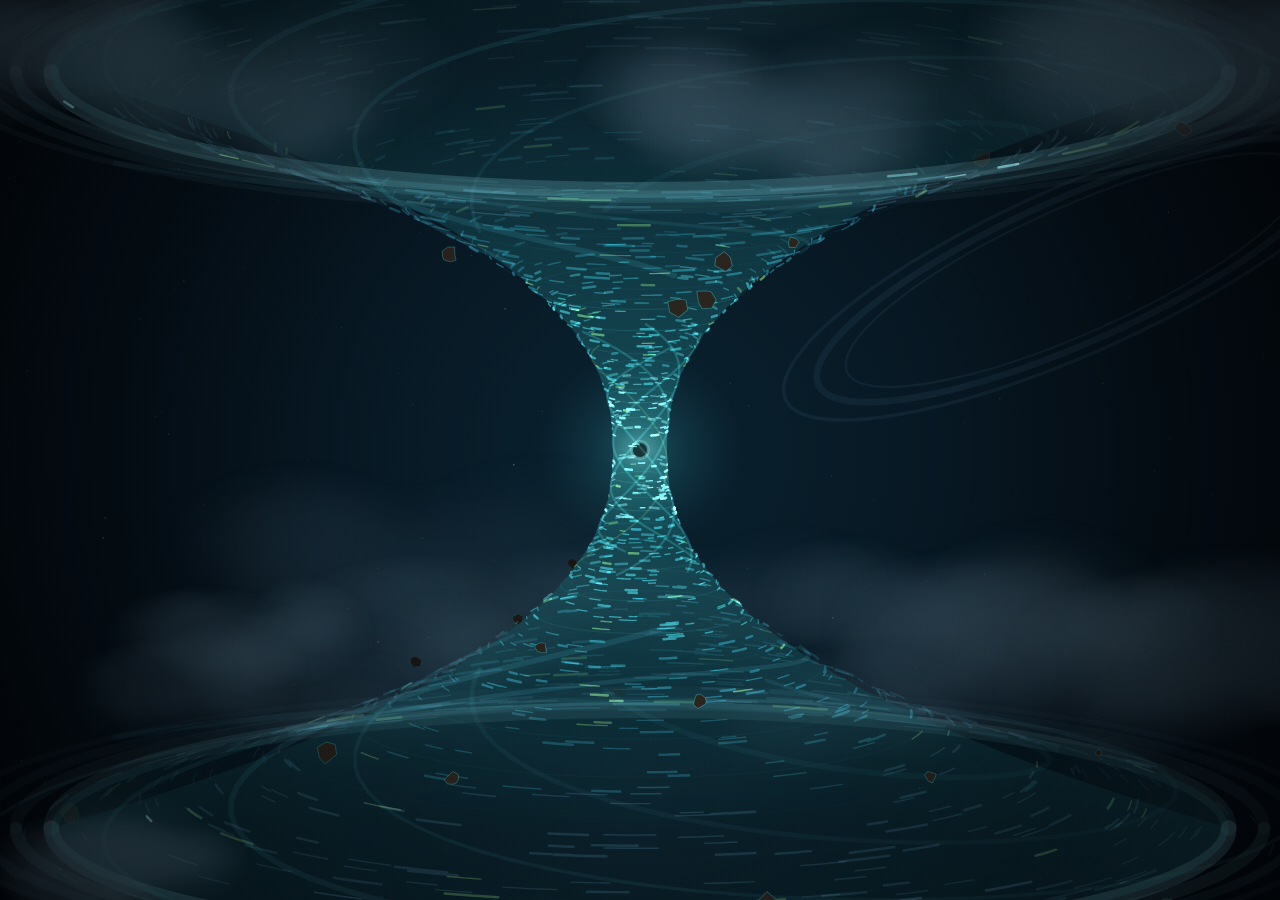
<file: sezioni/mappe/maelstrom-scena.html>
<!DOCTYPE html>
<html lang="it">
<head>
<meta charset="utf-8">
<meta name="viewport" content="width=device-width,initial-scale=1">
<title>Il Maelstrom — The Careless Journey</title>
<style>
  *{box-sizing:border-box;margin:0}
  html,body{height:100%;background:#02060b;overflow:hidden}
  canvas{position:fixed;inset:0;width:100%;height:100%;display:block}
</style>
</head>
<body>
<canvas id="c" aria-label="Il Maelstrom: un vortice a clessidra con due bocche che risucchiano rocce e nubi"></canvas>
<script>
/* Vista del Maelstrom: vortice a clessidra con due grandi bocche, nubi di tempesta, rocce risucchiate e lampi.
   Si apre dalla Mappa cliccando sul Maelstrom. I numeri qui sotto regolano l'aspetto. */
(function(){
var CFG={
  WAIST:24,          // raggio della strozzatura centrale (px su schermo da 800)
  MOUTH:0.46,        // larghezza delle bocche (frazione della larghezza dello schermo)
  RIM:0.42,          // distanza delle bocche dal centro (frazione dell'altezza)
  TILT:0.2,          // quanto si vedono "di sbieco" gli anelli
  PART:1500,          // particelle che girano sulle pareti
  ROCKS:28,          // rocce risucchiate
  CLOUDS:22,         // nubi di tempesta
  BOLT:[2.5,7]       // ogni quanti secondi (min, max) cade un lampo
};
/* qualità «Media» (menu in alto a destra del sito): stessa scena, molto più leggera */
var MEDIA=/[?&]q=media\b/.test(location.search);
if(MEDIA){CFG.PART=550;CFG.ROCKS=14;CFG.CLOUDS=9;}
var cv=document.getElementById('c'),ctx=cv.getContext('2d');
var reduce=window.matchMedia&&matchMedia('(prefers-reduced-motion: reduce)').matches;
var W=0,H=0,cx=0,cy=0,S=1,DPR=1,HH=0,RM=0,R0=0;
function resize(){DPR=MEDIA?1:Math.min(window.devicePixelRatio||1,1.5);W=innerWidth;H=innerHeight;cv.width=Math.round(W*DPR);cv.height=Math.round(H*DPR);ctx.setTransform(DPR,0,0,DPR,0,0);
  cx=W/2;cy=H/2;S=Math.min(W,H)/800;HH=H*CFG.RIM;RM=Math.max(W*CFG.MOUTH,170*S);R0=CFG.WAIST*S;buildBg();}
function rand(a,b){return a+Math.random()*(b-a);}
/* profilo della clessidra: v da -1 (bocca alta) a 0 (strozzatura) a +1 (bocca bassa) */
function rad(v){var u=Math.abs(v);return R0+(RM-R0)*Math.pow(u,2.3);}
function yc(v){return cy+v*HH;}
function proj(v,th){var r=rad(v);return [cx+r*Math.cos(th),yc(v)+r*CFG.TILT*Math.sin(th)];}

/* ---------- sfondo fisso: cielo cupo, stelle velate, anello lontano ---------- */
var BG=null;
function buildBg(){
  BG=document.createElement('canvas');BG.width=Math.round(W*DPR);BG.height=Math.round(H*DPR);var b=BG.getContext('2d');b.setTransform(DPR,0,0,DPR,0,0);
  var g=b.createRadialGradient(cx,cy,0,cx,cy,Math.max(W,H)*0.75);g.addColorStop(0,'#0a2230');g.addColorStop(0.45,'#06131d');g.addColorStop(1,'#010307');
  b.fillStyle=g;b.fillRect(0,0,W,H);
  for(var i=0;i<160;i++){b.fillStyle='rgba(190,215,230,'+rand(0.05,0.3).toFixed(2)+')';var s=Math.random()<0.1?1.6:1;b.fillRect(Math.random()*W,Math.random()*H,s,s);}
  b.save();b.translate(W*0.84,H*0.3);b.rotate(-0.42);b.globalAlpha=0.1;b.strokeStyle='#5d8aa3';
  [[250,64,6],[282,74,3],[222,56,2]].forEach(function(e){b.lineWidth=e[2]*S;b.beginPath();b.ellipse(0,0,e[0]*S,e[1]*S,0,0,6.283);b.stroke();});b.restore();
}

/* ---------- nubi di tempesta: sprite morbidi disegnati una volta ---------- */
var CLOUDS=[],SPR=[];
function cloudSprite(){var n=document.createElement('canvas'),z=160;n.width=n.height=z;var c=n.getContext('2d');
  for(var i=0;i<14;i++){var x=rand(40,120),y=rand(55,105),r=rand(18,46),g=c.createRadialGradient(x,y,0,x,y,r);
    g.addColorStop(0,'rgba(70,95,110,0.5)');g.addColorStop(1,'rgba(70,95,110,0)');c.fillStyle=g;c.fillRect(0,0,z,z);}return n;}
for(var i=0;i<4;i++){SPR.push(cloudSprite());}
for(var i=0;i<CFG.CLOUDS;i++){CLOUDS.push({v:(Math.random()<0.5?-1:1)*rand(0.75,1.25),th:rand(0,6.283),k:rand(1.05,1.6),s:rand(1.4,3.2),spr:(Math.random()*4)|0,om:rand(0.03,0.07),a:rand(0.35,0.75)});}

/* ---------- particelle sulle pareti del vortice ---------- */
var P=[];
function spawn(p,anyV){var sgn=Math.random()<0.5?-1:1;p.v=anyV?sgn*Math.pow(Math.random(),0.6):sgn*rand(0.92,1.05);p.th=rand(0,6.283);p.sp=rand(0.6,1.4);p.w=rand(0.6,1.8);p.lime=Math.random()<0.06;p.pth=p.th;p.pv=p.v;return p;}
for(var i=0;i<CFG.PART;i++){P.push(spawn({},true));}

/* ---------- rocce ---------- */
var ROCKS=[];
function rock(r,any){var n=6+((Math.random()*3)|0),sh=[];for(var j=0;j<n;j++){var a=j/n*6.283+rand(-0.2,0.2),q=rand(0.7,1.2);sh.push([Math.cos(a)*q,Math.sin(a)*q]);}
  r.v=(Math.random()<0.5?-1:1)*(any?rand(0.35,1.15):rand(1.05,1.25));r.th=rand(0,6.283);r.k=rand(1.0,1.35);r.sz=rand(4,13);r.sh=sh;r.rot=rand(0,6.283);r.vr=rand(-1,1);return r;}
for(var i=0;i<CFG.ROCKS;i++){ROCKS.push(rock({},true));}

/* ---------- lampi ---------- */
var BOLTS=[],nextBolt=rand(1.2,3),flash=0;
function makeBolt(){
  var pts=[],side=Math.random()<0.5?-1:1;
  if(Math.random()<0.6){ /* lungo la parete, dalla bocca verso la strozzatura */
    var th=rand(0,6.283),v=side*rand(0.85,1);
    while(Math.abs(v)>0.05){var p=proj(v,th);pts.push([p[0]+rand(-6,6)*S,p[1]+rand(-6,6)*S]);v-=side*rand(0.06,0.12);th+=rand(0.15,0.4);}
    pts.push([cx,cy]);
  }else{ /* tra le nubi */
    var x=rand(0.1,0.9)*W,y=side<0?rand(0.02,0.2)*H:rand(0.8,0.98)*H,len=rand(120,300)*S,dir=Math.random()<0.5?-1:1;
    for(var k=0;k<=10;k++){pts.push([x+dir*len*k/10+rand(-10,10)*S,y+rand(-14,14)*S]);}
  }
  BOLTS.push({pts:pts,age:0,life:0.32});flash=1;
  try{if(window.parent!==window&&typeof window.parent.sfxPlay==='function'){window.parent.sfxPlay('thunder',0.35+Math.random()*0.35);}}catch(e){}   /* tuono, con i suoni del sito */
}

/* ---------- disegno ---------- */
var t0=performance.now(),last=t0,T=0;
function bucketPath(B,key,x0,y0,x1,y1){(B[key]||(B[key]=[])).push(x0,y0,x1,y1);}
function strokeBuckets(B,style){for(var k in B){var L=B[k],s=style(k);ctx.strokeStyle=s[0];ctx.lineWidth=s[1];ctx.beginPath();for(var j=0;j<L.length;j+=4){ctx.moveTo(L[j],L[j+1]);ctx.lineTo(L[j+2],L[j+3]);}ctx.stroke();}}
function wallColor(av){ /* av = |v|: vicino alla strozzatura più chiaro */
  if(av<0.18)return '170,245,240';if(av<0.45)return '70,200,205';if(av<0.75)return '40,130,145';return '55,90,105';}

function drawBody(front){ /* le pareti del vortice: una "pelle" traslucida a forma di clessidra */
  var g=ctx.createLinearGradient(0,yc(-1),0,yc(1));
  if(front){g.addColorStop(0,'rgba(40,110,125,0.10)');g.addColorStop(0.42,'rgba(60,190,195,0.16)');g.addColorStop(0.5,'rgba(120,235,230,0.22)');g.addColorStop(0.58,'rgba(60,190,195,0.16)');g.addColorStop(1,'rgba(40,110,125,0.10)');}
  else{g.addColorStop(0,'rgba(8,30,40,0.55)');g.addColorStop(0.5,'rgba(15,70,80,0.55)');g.addColorStop(1,'rgba(8,30,40,0.55)');}
  ctx.fillStyle=g;ctx.beginPath();   /* contorno: fianco sinistro, bordo davanti della bocca bassa, fianco destro, bordo dietro della bocca alta */
  for(var i=0;i<=60;i++){var v=-1+i/30;var r=rad(v);i?ctx.lineTo(cx-r,yc(v)):ctx.moveTo(cx-r,yc(v));}
  ctx.ellipse(cx,yc(1),rad(1),rad(1)*CFG.TILT,0,Math.PI,0,true);
  for(var i=60;i>=0;i--){var v=-1+i/30;ctx.lineTo(cx+rad(v),yc(v));}
  ctx.ellipse(cx,yc(-1),rad(-1),rad(-1)*CFG.TILT,0,0,-Math.PI,true);
  ctx.closePath();ctx.fill();
  if(front){ /* chiusura delle bocche: ovali scuri dentro i bordi */
    [-1,1].forEach(function(sg){var r=rad(sg),y=yc(sg),gg=ctx.createRadialGradient(cx,y,0,cx,y,r);gg.addColorStop(0,'rgba(2,8,12,0.0)');gg.addColorStop(0.7,'rgba(10,40,50,0.25)');gg.addColorStop(1,'rgba(30,90,100,0.35)');
      ctx.fillStyle=gg;ctx.beginPath();ctx.ellipse(cx,y,r,r*CFG.TILT,0,0,6.283);ctx.fill();});}
}
function drawSpirals(t){ /* bracci a spirale che girano dentro le due bocche */
  ctx.globalCompositeOperation='lighter';ctx.lineCap='round';
  [-1,1].forEach(function(sg){var y=yc(sg),r1=rad(sg)*1.18,r0=rad(sg*0.55);
    for(var k=0;k<6;k++){ctx.beginPath();for(var s=0;s<=40;s++){var q=s/40,r=r1+(r0-r1)*q,th=k*1.047+t*0.55*sg+q*4.2*sg,x=cx+r*Math.cos(th),yy=y+r*CFG.TILT*Math.sin(th)+(yc(sg*0.55)-y)*q*q;s?ctx.lineTo(x,yy):ctx.moveTo(x,yy);}
      ctx.strokeStyle='rgba(70,170,180,'+(0.10+0.04*Math.sin(t+k))+')';ctx.lineWidth=(5-k%3)*S;ctx.stroke();}});
  ctx.globalCompositeOperation='source-over';
}
function drawRings(front){
  ctx.lineWidth=1.1;
  for(var i=-14;i<=14;i++){if(i===0)continue;var v=i/14,r=rad(v),y=yc(v),a=(0.05+0.09*(1-Math.abs(v)))*(front?1:0.55);
    ctx.strokeStyle='rgba('+wallColor(Math.abs(v))+','+a.toFixed(3)+')';
    ctx.beginPath();ctx.ellipse(cx,y,r,r*CFG.TILT,0,front?0:Math.PI,front?Math.PI:6.283);ctx.stroke();}
}
function drawMouths(front){ /* bordi delle bocche: anelli spessi di nube che girano */
  [-1,1].forEach(function(sg){var y=yc(sg),r=rad(sg);
    for(var k=0;k<4;k++){var rr=r*(1+k*0.06),a=(front?0.28:0.14)/(k+1);
      ctx.strokeStyle='rgba(110,175,185,'+a+')';ctx.lineWidth=(14-k*3)*S;
      ctx.beginPath();ctx.ellipse(cx,y,rr,rr*CFG.TILT,0,front?0:Math.PI,front?Math.PI:6.283);ctx.stroke();}});
}
function drawClouds(dt,front){
  for(var i=0;i<CLOUDS.length;i++){var c=CLOUDS[i];if(front!==(Math.sin(c.th)>0))continue;
    var r=rad(Math.max(-1,Math.min(1,c.v)))*c.k,x=cx+r*Math.cos(c.th),y=yc(c.v)+r*CFG.TILT*Math.sin(c.th),s=160*c.s*S;
    ctx.globalAlpha=Math.min(1,c.a*(0.55+0.45*Math.sin(c.th)*0.5+0.25)+flash*0.35);ctx.drawImage(SPR[c.spr],x-s/2,y-s/2,s,s*0.62);}
  ctx.globalAlpha=1;
}
function drawRocks(front){
  for(var i=0;i<ROCKS.length;i++){var R=ROCKS[i],d=Math.sin(R.th);if(front!==(d>0))continue;
    var v=Math.max(-1.3,Math.min(1.3,R.v)),r=rad(Math.min(1,Math.abs(v))*Math.sign(v))*R.k,x=cx+r*Math.cos(R.th),y=yc(v)+r*CFG.TILT*d,s=R.sz*S*(0.8+0.3*d)*(0.5+0.5*Math.min(1,Math.abs(v)));
    ctx.save();ctx.translate(x,y);ctx.rotate(R.rot);ctx.beginPath();for(var j=0;j<R.sh.length;j++){var q=R.sh[j];j?ctx.lineTo(q[0]*s,q[1]*s):ctx.moveTo(q[0]*s,q[1]*s);}ctx.closePath();
    var lit=0.75+0.25*d;ctx.fillStyle='rgb('+((44*lit+flash*40)|0)+','+((38*lit+flash*40)|0)+','+((32*lit+flash*45)|0)+')';ctx.fill();
    ctx.strokeStyle='rgba(84,224,220,'+(0.18+0.2*d)+')';ctx.lineWidth=0.9;ctx.stroke();ctx.restore();}
}
function drawParticles(dt,front){
  var B={};
  for(var i=0;i<P.length;i++){var p=P[i],av=Math.abs(p.v),r=rad(p.v);
    if(front){ /* il movimento si aggiorna una sola volta per fotogramma */
      var om=(0.35+18*S/(r+8*S))*p.sp;p.pth=p.th;p.pv=p.v;p.th+=om*dt;p.v-=Math.sign(p.v)*(0.05+0.25*(1-av))*p.sp*dt;
      if(Math.abs(p.v)<0.02){spawn(p,false);p.pth=p.th;p.pv=p.v;}}
    var d=Math.sin(p.th);if(front!==(d>0))continue;
    var tr=Math.max(0.05,(p.th-p.pth)*5),a=proj(p.v,p.th-tr),m=proj(p.v,p.th-tr/2),b=proj(p.v,p.th);
    var al=(0.25+0.6*(1-av))*(front?1:0.45)*(av>0.95?(1.05-av)*20:1);
    var key=(p.lime?'150,210,90':wallColor(av))+'|'+Math.ceil(al*4)+'|'+(p.w>1.3?1:0);bucketPath(B,key,a[0],a[1],m[0],m[1]);bucketPath(B,key,m[0],m[1],b[0],b[1]);}
  ctx.globalCompositeOperation='lighter';ctx.lineCap='round';
  strokeBuckets(B,function(k){var s=k.split('|');return ['rgba('+s[0]+','+(s[1]/4*0.75).toFixed(2)+')',(s[2]==='1'?2.2:1.2)*Math.max(0.8,S)];});
  ctx.globalCompositeOperation='source-over';
}
function drawStrands(t){ /* trecce di energia attorno alla strozzatura */
  ctx.globalCompositeOperation='lighter';ctx.lineCap='round';
  for(var k=0;k<5;k++){ctx.beginPath();var first=true;
    for(var s=-30;s<=30;s++){var v=s/30*0.3,th=k*1.2566+t*2.6+v*12,p=proj(v,th);first?ctx.moveTo(p[0],p[1]):ctx.lineTo(p[0],p[1]);first=false;}
    ctx.strokeStyle=k===2?'rgba(170,220,90,0.16)':'rgba(80,225,215,0.2)';ctx.lineWidth=(k===2?1.4:2)*S;ctx.stroke();}
  ctx.globalCompositeOperation='source-over';
}
function drawCore(t){
  var pulse=0.6+0.4*Math.pow(0.5+0.5*Math.sin(t*2.6),3);
  ctx.globalCompositeOperation='lighter';
  var g=ctx.createRadialGradient(cx,cy,0,cx,cy,90*S);g.addColorStop(0,'rgba(200,255,250,'+(0.55*pulse)+')');g.addColorStop(0.25,'rgba(80,220,215,'+(0.22*pulse)+')');g.addColorStop(1,'rgba(30,120,140,0)');
  ctx.fillStyle=g;ctx.beginPath();ctx.arc(cx,cy,90*S,0,6.283);ctx.fill();
  var cg=ctx.createRadialGradient(cx,cy,0,cx,cy,HH*1.05);cg.addColorStop(0,'rgba(40,150,160,0.10)');cg.addColorStop(1,'rgba(40,150,160,0)');
  ctx.fillStyle=cg;ctx.save();ctx.translate(cx,cy);ctx.scale(0.35,1);ctx.beginPath();ctx.arc(0,0,HH*1.05,0,6.283);ctx.fill();ctx.restore();
  ctx.globalCompositeOperation='source-over';
  ctx.fillStyle='#010406';ctx.beginPath();ctx.arc(cx,cy,(5+2*pulse)*S,0,6.283);ctx.fill();
  ctx.strokeStyle='rgba(210,255,250,'+(0.5*pulse)+')';ctx.lineWidth=1.2;ctx.beginPath();ctx.arc(cx,cy,(7+2*pulse)*S,0,6.283);ctx.stroke();
}
function drawBolts(dt){
  ctx.globalCompositeOperation='lighter';ctx.lineCap='round';ctx.lineJoin='round';
  for(var i=BOLTS.length-1;i>=0;i--){var b=BOLTS[i];b.age+=dt;if(b.age>b.life){BOLTS.splice(i,1);continue;}
    var on=(b.age<0.07||(b.age>0.12&&b.age<0.2))?1:0.35,al=on*(1-b.age/b.life);
    [[7*S,'150,220,255',0.18],[2.2*S,'220,245,255',0.9]].forEach(function(st){ctx.strokeStyle='rgba('+st[1]+','+(st[2]*al)+')';ctx.lineWidth=st[0];ctx.beginPath();
      b.pts.forEach(function(q,j){j?ctx.lineTo(q[0],q[1]):ctx.moveTo(q[0],q[1]);});ctx.stroke();});}
  ctx.globalCompositeOperation='source-over';
  if(flash>0.01){ctx.fillStyle='rgba(140,190,230,'+(0.13*flash)+')';ctx.fillRect(0,0,W,H);}
}
var VIG=null;
function vignette(){if(MEDIA){if(!VIG||VIG.w!==W||VIG.h!==H){VIG=document.createElement('canvas');VIG.width=Math.round(W);VIG.height=Math.round(H);VIG.w=W;VIG.h=H;var v=VIG.getContext('2d'),gv=v.createRadialGradient(cx,cy,Math.min(W,H)*0.35,cx,cy,Math.max(W,H)*0.75);gv.addColorStop(0,'rgba(0,0,0,0)');gv.addColorStop(1,'rgba(0,2,5,0.82)');v.fillStyle=gv;v.fillRect(0,0,W,H);}ctx.drawImage(VIG,0,0,W,H);return;}
  var g=ctx.createRadialGradient(cx,cy,Math.min(W,H)*0.35,cx,cy,Math.max(W,H)*0.75);g.addColorStop(0,'rgba(0,0,0,0)');g.addColorStop(1,'rgba(0,2,5,0.82)');ctx.fillStyle=g;ctx.fillRect(0,0,W,H);}

function visible(){
  if(document.hidden)return false;
  try{var f=window.frameElement,ov=f&&f.closest('.cj-overlay');if(ov&&!ov.classList.contains('open'))return false;}catch(e){}
  return true;
}
var vis=true,frameN=0;
function frame(now,once){
  if(!once)requestAnimationFrame(frame);
  if((frameN++%20)===0)vis=visible();
  if(MEDIA&&!once&&now-last<30){return;}   /* Media: circa 30 fotogrammi al secondo */
  var dt=Math.min(0.05,(now-last)/1000);last=now;if(!vis)return;T+=dt;
  for(var i=0;i<CLOUDS.length;i++){CLOUDS[i].th+=CLOUDS[i].om*dt;}
  for(var i=0;i<ROCKS.length;i++){var R=ROCKS[i],av=Math.abs(R.v);R.th+=(0.12+0.5*(1-Math.min(1,av)))*dt;R.rot+=R.vr*dt;R.v-=Math.sign(R.v)*0.025*dt;R.k+=(1-R.k)*0.08*dt;if(av<0.3){rock(R,false);}}
  if(!reduce&&T>nextBolt){makeBolt();nextBolt=T+rand(CFG.BOLT[0],CFG.BOLT[1]);if(Math.random()<0.3){setTimeout(makeBolt,140);}}
  flash*=Math.pow(0.02,dt);
  ctx.drawImage(BG,0,0,W,H);
  drawClouds(dt,false);drawRocks(false);drawBody(false);drawSpirals(T);drawMouths(false);drawRings(false);drawParticles(dt,false);
  drawCore(T);drawStrands(T);
  drawParticles(dt,true);drawBody(true);drawRings(true);drawMouths(true);drawRocks(true);drawClouds(dt,true);
  drawBolts(dt);vignette();
}
resize();window.addEventListener('resize',resize);
if(reduce){ /* niente movimento: un'unica immagine ferma */
  T=4;last=performance.now();for(var k=0;k<60;k++){frame(last+16*(k+1),true);}
}else{requestAnimationFrame(function(n){last=n;frame(n);});}
})();
</script>
</body>
</html>
</file>
<file: css/01-base.css>
/* Stile principale: colori, caratteri, impaginazione e tutte le sezioni di base */

:root{--tcj-ok:1;--gold-rgb:200,168,75;--bg:#080a0f;--bg2:#0d1018;--bg3:#111520;--gold:#c8a84b;--gold2:#e8c870;--gold3:#a07830;--ice:#7ec8e3;--fire:#e05a20;--lightning:#f0d020;--earth:#4a9640;--radiant:#d4a8ff;--dark:#8860d0;--neutral:#a8a8b8;--text:#d0c8b8;--text2:#908878;--border:rgba(var(--gold-rgb),0.2);--master:#c84848;--master2:#ff6060;--master-bg:#180808}
*,*::before,*::after{box-sizing:border-box;margin:0;padding:0}
html{scroll-behavior:smooth}
body{background:var(--bg);color:var(--text);font-family:"Crimson Pro",Georgia,serif;font-size:17px;line-height:1.7;overflow-x:hidden}
/* barre di scorrimento: più spesse e sempre visibili, anche quelle in basso (orizzontali) e quelle dei riquadri piccoli */
html *{scrollbar-width:auto!important}
::-webkit-scrollbar{width:12px!important;height:12px!important}
::-webkit-scrollbar-track{background:rgba(0,0,0,.35)!important}
::-webkit-scrollbar-thumb{background:var(--gold3)!important;border-radius:6px!important;border:2px solid rgba(0,0,0,.35);background-clip:padding-box;min-height:36px;min-width:36px}
::-webkit-scrollbar-thumb:hover{background:var(--gold2)!important;background-clip:padding-box}
::-webkit-scrollbar-corner{background:transparent}
.stars{position:fixed;inset:0;z-index:0;pointer-events:none;background:radial-gradient(1px 1px at 10% 20%,rgba(var(--gold-rgb),.4) 0%,transparent 100%),radial-gradient(1px 1px at 30% 60%,rgba(255,255,255,.25) 0%,transparent 100%),radial-gradient(1px 1px at 70% 40%,rgba(255,255,255,.2) 0%,transparent 100%),radial-gradient(1px 1px at 90% 80%,rgba(var(--gold-rgb),.35) 0%,transparent 100%),radial-gradient(1px 1px at 55% 55%,rgba(var(--gold-rgb),.25) 0%,transparent 100%)}
/* Particelle di sfondo che scendono (js/particelle-sfondo.js) */
#bgfx{position:fixed;inset:0;width:100%;height:100%;z-index:2;pointer-events:none}
nav{position:fixed;top:0;left:0;right:0;z-index:1000;background:rgba(8,10,15,.94);border-bottom:1px solid var(--border);backdrop-filter:blur(12px);padding:0 1rem}
.nav-inner{max-width:1400px;margin:0 auto;display:flex;align-items:center;height:56px}
.nav-logo{font-family:"Cinzel Decorative",serif;font-size:.8rem;color:var(--gold);text-decoration:none;letter-spacing:.05em;margin-right:auto;white-space:nowrap}
.nav-links{display:flex;list-style:none;overflow-x:auto}
.nav-links li a{display:block;padding:0 .65rem;font-family:"Cinzel",serif;font-size:.56rem;letter-spacing:.1em;color:var(--text2);text-decoration:none;text-transform:uppercase;line-height:56px;transition:color .2s;white-space:nowrap}
.nav-links li a:hover,.nav-links li a.active{color:var(--gold)}
/* ==== Tema del personaggio attivo (tutto il sito) ==== */
body{transition:background-color .6s ease}
html[data-el=glaciale],#scheda[data-el=glaciale]{--gold-rgb:126,200,227;--bg:#060b11;--bg2:#0a121b;--bg3:#0e1824;--gold:#9fd0ea;--gold2:#c4e8fa;--gold3:#5d9dbd;--border:rgba(126,200,227,.22);--pa-glow:rgba(126,200,227,.10)}
html[data-el=glaciale] nav{background:rgba(6,11,17,.94)}
#scheda[data-el=glaciale]{background-image:radial-gradient(ellipse 90% 45% at 50% 0%,rgba(126,200,227,.11),transparent 70%)!important}
html[data-el=oscuro],#scheda[data-el=oscuro]{--gold-rgb:152,112,220;--bg:#07050c;--bg2:#0e0a16;--bg3:#140f1f;--gold:#b89ce6;--gold2:#d2bcf5;--gold3:#8a68c8;--border:rgba(152,112,220,.24);--pa-glow:rgba(136,96,208,.12)}
html[data-el=oscuro] nav{background:rgba(9,6,15,.94)}
#scheda[data-el=oscuro]{background-image:radial-gradient(ellipse 90% 45% at 50% 0%,rgba(136,96,208,.14),transparent 70%)!important}
html[data-el=terrestre],#scheda[data-el=terrestre]{--gold-rgb:143,191,106;--bg:#060a06;--bg2:#0b120b;--bg3:#101a10;--gold:#9cc27a;--gold2:#c0e29c;--gold3:#6f9650;--border:rgba(143,191,106,.24);--pa-glow:rgba(120,170,90,.13)}
html[data-el=terrestre] nav{background:rgba(6,10,6,.94)}
#scheda[data-el=terrestre]{background-image:radial-gradient(ellipse 90% 45% at 50% 0%,rgba(120,170,90,.14),transparent 70%),radial-gradient(ellipse 70% 40% at 50% 100%,rgba(74,150,64,.12),transparent 70%)!important}
html[data-el=ardente],#scheda[data-el=ardente]{--gold-rgb:232,120,60;--bg:#0d0705;--bg2:#140a07;--bg3:#1b0f0a;--gold:#e8894a;--gold2:#ffb07a;--gold3:#b45a28;--border:rgba(232,120,60,.24);--pa-glow:rgba(224,90,32,.13)}
html[data-el=ardente] nav{background:rgba(13,7,5,.94)}
#scheda[data-el=ardente]{background-image:radial-gradient(ellipse 90% 45% at 50% 0%,rgba(224,90,32,.14),transparent 70%),radial-gradient(ellipse 70% 40% at 50% 100%,rgba(160,40,10,.12),transparent 70%)!important}
html[data-el=folgorante],#scheda[data-el=folgorante]{--gold-rgb:230,220,140;--bg:#0b0a05;--bg2:#121008;--bg3:#18160b;--gold:#e6dc8c;--gold2:#faf3b8;--gold3:#a99d45;--border:rgba(230,220,140,.22);--pa-glow:rgba(240,220,80,.11)}
html[data-el=folgorante] nav{background:rgba(11,10,5,.94)}
#scheda[data-el=folgorante]{background-image:radial-gradient(ellipse 90% 45% at 50% 0%,rgba(240,220,80,.10),transparent 70%)!important}
html[data-el=radiante],#scheda[data-el=radiante]{--gold-rgb:228,222,238;--bg:#0b0b0e;--bg2:#121217;--bg3:#18181f;--gold:#e4dccb;--gold2:#fbf6ea;--gold3:#a9a08a;--border:rgba(228,222,238,.2);--pa-glow:rgba(240,230,255,.10)}
html[data-el=radiante] nav{background:rgba(11,11,14,.94)}
#scheda[data-el=radiante]{background-image:radial-gradient(ellipse 90% 45% at 50% 0%,rgba(240,232,255,.10),transparent 70%),radial-gradient(ellipse 60% 30% at 50% 100%,rgba(255,220,160,.06),transparent 70%)!important}
html[data-el] #ms,html[data-el] #pwo{--gold-rgb:200,168,75;--bg:#080a0f;--bg2:#0d1018;--bg3:#111520;--gold:#c8a84b;--gold2:#e8c870;--gold3:#a07830;--border:rgba(200,168,75,0.2)}
html[data-el=master],#scheda[data-el=master]{--gold-rgb:232,80,74;--bg:#0b0405;--bg2:#140709;--bg3:#1c0a0d;--gold:#e8604f;--gold2:#ff9a86;--gold3:#a83228;--border:rgba(232,80,74,.26);--pa-glow:rgba(220,40,30,.16)}
html[data-el=master] nav{background:rgba(12,4,5,.95)}
#scheda[data-el=master]{background-image:radial-gradient(ellipse 90% 45% at 50% 0%,rgba(200,30,30,.16),transparent 70%),radial-gradient(ellipse 70% 40% at 50% 100%,rgba(120,0,0,.14),transparent 70%)!important}
html[data-pg=master] body{background-image:radial-gradient(ellipse 60% 40% at 0% 50%,rgba(150,0,0,.08),transparent 70%),radial-gradient(ellipse 60% 40% at 100% 50%,rgba(150,0,0,.08),transparent 70%)}
.sl-mh{color:#ff8a7a}
.sl-msw[aria-checked=true]{background:rgba(220,50,50,.3);border-color:#c84848}
.sl-msw[aria-checked=true]::after{background:#ff8a7a}
/* pulsante e tendina Slayer */
.sl-dd{position:relative;margin-left:.5rem;flex-shrink:0}
.sl-btn{font-family:"Cinzel",serif;font-size:.56rem;letter-spacing:.1em;text-transform:uppercase;padding:.3rem .7rem;background:rgba(var(--gold-rgb),.08);border:1px solid rgba(var(--gold-rgb),.35);color:var(--gold2);cursor:pointer;transition:all .2s;white-space:nowrap}
.sl-btn:hover,.sl-btn[aria-expanded=true]{background:rgba(var(--gold-rgb),.16);border-color:var(--gold3)}
.sl-menu{position:absolute;right:0;top:calc(100% + 10px);width:min(900px,calc(100vw - 1.5rem));max-width:calc(100vw - 1.5rem);background:var(--bg2);border:1px solid var(--border);box-shadow:0 14px 40px rgba(0,0,0,.6),0 0 30px var(--pa-glow,transparent);padding:.55rem;z-index:1200;max-height:calc(100vh - 70px);overflow-y:auto;overscroll-behavior:contain}
.sl-menu[hidden]{display:none}
/* il menu Slayer diviso in riquadri: affiancati sul computer, uno alla volta (con le linguette) sul telefono */
.sl-grid{display:grid;gap:.6rem;grid-template-columns:repeat(3,minmax(0,1fr));align-items:start}
.sl-grid.sl-n4{grid-template-columns:repeat(2,minmax(0,1fr))}
.sl-grid.sl-n2{grid-template-columns:repeat(2,minmax(0,1fr))}
.sl-box{border:1px solid var(--border);background:rgba(var(--gold-rgb),.025);padding:.35rem .35rem .5rem;min-width:0}
.sl-box .sl-h{display:flex;align-items:center;gap:.45rem;border-bottom:1px solid var(--border);margin-bottom:.35rem;padding-bottom:.45rem;font-size:.56rem;color:var(--gold2)}
.sl-box .sl-hi{font-size:.85rem}
.sl-box[data-t="ms"]{border-color:rgba(224,96,80,.4)}
.sl-box[data-t="ms"] .sl-h{color:#ff9a8a}
.sl-acts{display:flex;flex-direction:column;gap:.15rem;border-top:1px solid var(--border);margin-top:.4rem;padding-top:.35rem}
.sl-sub{font-family:"Cinzel",serif;font-size:.5rem;letter-spacing:.16em;text-transform:uppercase;color:var(--text2)}
.sl-nota{font-family:"Crimson Pro",serif;font-style:italic;font-size:.82rem;color:var(--text2);padding:.35rem .55rem;margin:0}
.sl-tabs{display:none}
@media (max-width:760px){
  .sl-menu{position:fixed;left:.75rem;right:.75rem;top:62px;width:auto;max-height:calc(100vh - 80px)}
  .sl-tabs{display:grid;grid-template-columns:repeat(2,minmax(0,1fr));gap:.25rem;margin-bottom:.5rem}
  .sl-tab{min-width:0;overflow:hidden;text-overflow:ellipsis;font-family:"Cinzel",serif;font-size:.52rem;letter-spacing:.1em;text-transform:uppercase;padding:.5rem .55rem;background:transparent;border:1px solid var(--border);color:var(--text2);cursor:pointer;white-space:nowrap}
  .sl-tab.on{border-color:var(--gold3);color:var(--gold2);background:rgba(var(--gold-rgb),.1)}
  .sl-grid,.sl-grid.sl-n4,.sl-grid.sl-n2{grid-template-columns:minmax(0,1fr)}
  .sl-box{display:none}.sl-box.on{display:block}
  .sl-box .sl-h{display:none}
}
.sl-h{font-family:"Cinzel",serif;font-size:.5rem;letter-spacing:.2em;text-transform:uppercase;color:var(--text2);padding:.35rem .45rem .3rem}
.sl-item{display:flex;align-items:center;gap:.55rem;width:100%;padding:.5rem .55rem;background:transparent;border:1px solid transparent;color:var(--text);font-family:"Cinzel",serif;font-size:.68rem;letter-spacing:.06em;cursor:pointer;text-align:left;transition:all .15s}
.sl-item:hover{background:rgba(var(--gold-rgb),.07);border-color:var(--border)}
.sl-item.on{border-color:var(--gold3);background:rgba(var(--gold-rgb),.1);color:var(--gold2)}
.sl-item .sl-e{font-size:.95rem;width:1.3rem;text-align:center}
.sl-item .sl-nm{flex:1}
.sl-item .sl-st{font-size:.5rem;letter-spacing:.12em;text-transform:uppercase;color:var(--text2)}
.sl-item.on .sl-st{color:var(--gold2)}
.sl-code{display:flex;gap:.35rem;padding:.2rem .55rem .55rem 2.4rem}
.sl-code input{flex:1;min-width:0;padding:.38rem .5rem;background:var(--bg);border:1px solid var(--border);color:var(--text);font-family:"Crimson Pro",serif;font-size:.92rem;outline:none;letter-spacing:.08em}
.sl-code input:focus{border-color:var(--gold3)}
.sl-code button{font-family:"Cinzel",serif;font-size:.52rem;letter-spacing:.12em;text-transform:uppercase;padding:0 .7rem;background:transparent;border:1px solid var(--gold3);color:var(--gold2);cursor:pointer}
.sl-err{font-size:.8rem;color:#e07070;padding:0 .55rem .45rem 2.4rem}
.sl-sep{height:1px;background:var(--border);margin:.45rem .2rem}
.sl-row{display:flex;align-items:center;justify-content:space-between;gap:.6rem;padding:.45rem .55rem}
.sl-row span{font-family:"Cinzel",serif;font-size:.62rem;letter-spacing:.08em;color:var(--text)}
.sl-row small{display:block;font-family:"Crimson Pro",serif;font-size:.8rem;letter-spacing:0;color:var(--text2);font-style:italic;margin-top:.1rem}
.sl-sw{position:relative;width:38px;height:20px;flex-shrink:0;border-radius:10px;background:var(--bg);border:1px solid var(--border);cursor:pointer;transition:all .2s}
.sl-sw::after{content:"";position:absolute;top:2px;left:2px;width:14px;height:14px;border-radius:50%;background:var(--text2);transition:all .2s}
.sl-sw[aria-checked=true]{background:rgba(var(--gold-rgb),.25);border-color:var(--gold3)}
.sl-sw[aria-checked=true]::after{left:20px;background:var(--gold2)}
.sl-act{display:block;width:100%;padding:.45rem .55rem;background:transparent;border:none;color:var(--text2);font-family:"Cinzel",serif;font-size:.56rem;letter-spacing:.12em;text-transform:uppercase;cursor:pointer;text-align:left;text-decoration:none}
.sl-act:hover{color:var(--gold2)}
.sl-bgt{width:100%;background:transparent;border:none;cursor:pointer;color:inherit;text-align:left}
.sl-bgt:hover span{color:var(--gold2)}
.sl-car{font-size:.7rem;color:var(--text2)}
.sl-bg{display:flex;flex-direction:column;gap:.5rem;padding:.1rem .55rem .5rem}
.sl-bg label{display:flex;flex-direction:column;gap:.2rem;font-family:"Cinzel",serif;font-size:.5rem;letter-spacing:.14em;text-transform:uppercase;color:var(--text2)}
.sl-bg select{padding:.32rem .4rem;background:var(--bg);border:1px solid var(--border);color:var(--text);font-family:"Cinzel",serif;font-size:.62rem;letter-spacing:.05em;outline:none;cursor:pointer}
.sl-bg select:focus{border-color:var(--gold3)}
.sl-bg small{font-family:"Crimson Pro",serif;font-size:.8rem;color:var(--text2);font-style:italic}
.sl-bg .sl-act{padding:.2rem 0}
@media(max-width:560px){.sl-bt{display:none}.sl-btn{padding:.3rem .55rem}}
/* ==== Animazione di sblocco del personaggio ==== */
#pgun{position:fixed;left:0;top:0;width:100vw;height:100vh;height:100dvh;z-index:3500;background:#000;display:none;opacity:0;cursor:pointer;overflow:hidden}
#pgun.show{display:block}
#pgun.pg-panlan,#pgun.pg-asonnes,#pgun.pg-athena{background:transparent} /* catrame, liane e ghiaccio si stendono sopra la pagina vera */
#pgun-cv{position:absolute;inset:0;width:100%;height:100%}
#pgun-wp{position:absolute;left:50%;top:50%;transform:translate(-50%,-50%) scale(.62);opacity:0;filter:drop-shadow(0 0 26px rgba(255,216,107,.9)) drop-shadow(0 0 70px rgba(232,200,112,.5));pointer-events:none;will-change:transform,opacity}
#pgun-wp svg{height:min(50vh,368px);max-width:69vw;width:auto;display:block}
#pgun.pg-athena #pgun-wp svg,#pgun.pg-panlan #pgun-wp svg{height:min(67vh,544px);max-width:74vw}
.pgun-ph{width:min(32vh,208px);height:min(32vh,208px);border-radius:50%;border:2px solid #ffd86b;display:flex;align-items:center;justify-content:center;font-size:min(18vh,120px);box-shadow:inset 0 0 40px rgba(255,216,107,.35)}
#pgun-skip{position:absolute;bottom:24px;left:0;right:0;text-align:center;font-family:"Cinzel",serif;font-size:.58rem;letter-spacing:.24em;text-transform:uppercase;color:rgba(255,255,255,.5);opacity:0;transition:opacity .6s;pointer-events:none}
/* ==== Mappa interattiva della nave ==== */
.nv-mapwrap{margin:0 auto 2.2rem;max-width:1150px}
.nv-mapscroll{background:radial-gradient(ellipse at 50% 45%,rgba(var(--gold-rgb),.06),transparent 70%),var(--bg3);border:1px solid var(--border);overflow-x:auto;overflow-y:hidden;-webkit-overflow-scrolling:touch}
.nv-map{display:block;width:100%;min-width:720px;height:auto}
.nv-ship path{fill:var(--gold3);opacity:.85;pointer-events:none}
.nv-a{fill:rgba(var(--gold-rgb),.1);stroke:rgba(var(--gold-rgb),.32);stroke-width:2;cursor:pointer;transition:fill .25s,stroke .25s}
.nv-a:hover,.nv-a:focus{fill:rgba(var(--gold-rgb),.22);stroke:var(--gold2);outline:none}
.nv-a.on{fill:rgba(var(--gold-rgb),.32);stroke:var(--gold2);stroke-width:3}
.nv-l{font-family:"Cinzel",serif;font-size:21px;letter-spacing:2px;fill:var(--gold2);text-anchor:middle;pointer-events:none;paint-order:stroke;stroke:var(--bg3);stroke-width:5px;opacity:.9;text-transform:uppercase}
.nv-swipe{display:none}@media(max-width:760px){.nv-swipe{display:inline}}
.nv-hint{text-align:center;font-family:"Cinzel",serif;font-size:.55rem;letter-spacing:.18em;text-transform:uppercase;color:var(--text2);margin:.6rem 0 0}
.nv-panel{margin-top:1rem;background:var(--bg3);border:1px solid var(--border);padding:1.1rem 1.25rem;min-height:4.5rem;transition:border-color .3s}
.nv-panel.on{border-color:var(--gold3);box-shadow:0 0 30px rgba(var(--gold-rgb),.07)}
.nv-panel .ct{margin-bottom:.15rem}
.nv-panel .nv-empty{color:var(--text2);font-style:italic;font-size:.95rem}
.nv-go{margin-top:.8rem;font-family:"Cinzel",serif;font-size:.6rem;letter-spacing:.14em;text-transform:uppercase;padding:.5rem 1.2rem;background:transparent;border:1px solid var(--gold3);color:var(--gold2);cursor:pointer}
.nv-go:hover{background:rgba(var(--gold-rgb),.1)}
/* alloggi */
.al-ov{position:fixed;inset:0;background:rgba(4,6,10,.9);backdrop-filter:blur(6px);z-index:3000;display:none;align-items:center;justify-content:center;padding:1rem}
.al-ov.open{display:flex}
.al-mod{background:var(--bg2);border:1px solid var(--border);max-width:620px;width:100%;max-height:90vh;overflow-y:auto;padding:1.5rem 1.4rem 1.3rem;position:relative}
.al-x{position:absolute;top:.35rem;right:.6rem;background:none;border:none;color:var(--text2);font-size:1.4rem;cursor:pointer;line-height:1}
.al-x:hover{color:var(--gold2)}
.al-tit{font-family:"Cinzel Decorative",serif;font-size:1.15rem;color:var(--gold2);text-align:center;margin-bottom:.2rem}
.al-sub{text-align:center;font-size:.9rem;color:var(--text2);font-style:italic;margin-bottom:1.1rem}
.al-sides{display:grid;grid-template-columns:1fr 1fr;gap:.4rem .8rem;margin-bottom:.3rem}
.al-side{font-family:"Cinzel",serif;font-size:.5rem;letter-spacing:.2em;text-transform:uppercase;color:var(--text2);text-align:center}
.al-grid{display:grid;grid-template-columns:1fr 1fr;gap:.8rem;position:relative}
.al-grid::before{content:"";position:absolute;left:50%;top:0;bottom:0;width:1px;background:repeating-linear-gradient(180deg,var(--border) 0 6px,transparent 6px 12px)}
.al-door{position:relative;display:flex;flex-direction:column;align-items:center;justify-content:center;gap:.25rem;min-height:92px;padding:.8rem .6rem;background:var(--bg3);border:1px solid var(--border);color:var(--text);cursor:pointer;text-align:center;transition:all .2s;font-family:"Crimson Pro",serif}
.al-door:hover:not(:disabled){border-color:var(--gold3);background:rgba(var(--gold-rgb),.06)}
.al-door .al-e{font-size:1.4rem}
.al-door .al-n{font-family:"Cinzel",serif;font-size:.72rem;letter-spacing:.08em;color:var(--gold2)}
.al-door .al-s{font-size:.78rem;color:var(--text2);font-style:italic}
.al-door:disabled{cursor:default;opacity:.55;border-style:dashed}
.al-code{display:flex;gap:.4rem;margin-top:.9rem}
.al-code input{flex:1;min-width:0;padding:.45rem .6rem;background:var(--bg);border:1px solid var(--border);color:var(--text);font-family:"Crimson Pro",serif;font-size:.95rem;outline:none;letter-spacing:.08em}
.al-code input:focus{border-color:var(--gold3)}
.al-code button,.al-back{font-family:"Cinzel",serif;font-size:.55rem;letter-spacing:.12em;text-transform:uppercase;padding:0 .9rem;background:transparent;border:1px solid var(--gold3);color:var(--gold2);cursor:pointer}
.al-back{padding:.4rem .8rem;border-color:var(--border);color:var(--text2);margin-bottom:.9rem}
.al-back:hover{color:var(--gold2);border-color:var(--gold3)}
.al-err{color:#e07070;font-size:.85rem;margin-top:.4rem;display:none}
.al-name{width:100%;background:transparent;border:none;border-bottom:1px solid var(--border);color:var(--gold2);font-family:"Cinzel",serif;font-size:1.05rem;letter-spacing:.05em;padding:.3rem 0;outline:none;margin-bottom:.9rem}
.al-name:focus{border-bottom-color:var(--gold3)}
.al-status{font-family:"Cinzel",serif;font-size:.5rem;letter-spacing:.14em;text-transform:uppercase;color:var(--text2);text-align:right;margin-top:.4rem}
@media(max-width:560px){.al-door{min-height:78px}.nv-l{font-size:24px}}
/* ==== Nave: popup e descrizioni a scomparsa ==== */
.nv-bar{display:flex;justify-content:flex-end;margin-bottom:.6rem}
.nv-tog{font-family:"Cinzel",serif;font-size:.56rem;letter-spacing:.14em;text-transform:uppercase;padding:.45rem 1rem;background:transparent;border:1px solid var(--border);color:var(--text2);cursor:pointer;transition:all .2s}
.nv-tog:hover,.nv-tog[aria-expanded=true]{color:var(--gold2);border-color:var(--gold3)}
#nv-cards{display:none}
#nv-cards.show{display:grid;animation:paIn .5s ease}
.nv-mod{max-width:520px}
.nv-popin{padding-top:.4rem}
/* ==== Ritaglio ritratto ==== */
.pc-mod{max-width:400px;text-align:center}
.pc-stage{position:relative;width:min(270px,70vw);aspect-ratio:3/4;margin:0 auto;overflow:hidden;background:#000;border:1px solid var(--gold3);cursor:grab;touch-action:none;user-select:none}
.pc-stage:active{cursor:grabbing}
#pc-img{position:absolute;left:0;top:0;transform-origin:0 0;max-width:none;pointer-events:none}
.pc-grid{position:absolute;inset:0;pointer-events:none;background:linear-gradient(90deg,transparent calc(33.33% - .5px),rgba(255,255,255,.25) 33.33%,transparent calc(33.33% + .5px),transparent calc(66.66% - .5px),rgba(255,255,255,.25) 66.66%,transparent calc(66.66% + .5px)),linear-gradient(0deg,transparent calc(33.33% - .5px),rgba(255,255,255,.25) 33.33%,transparent calc(33.33% + .5px),transparent calc(66.66% - .5px),rgba(255,255,255,.25) 66.66%,transparent calc(66.66% + .5px))}
.pc-zrow{display:flex;align-items:center;gap:.6rem;margin:1rem auto .2rem;max-width:270px;color:var(--text2);font-family:"Cinzel",serif}
.pc-zrow input{flex:1;accent-color:var(--gold2)}
.pc-btns{display:flex;justify-content:center;gap:.6rem;margin-top:.9rem}
.pc-btns .al-back,.pc-btns .nv-go{margin:0}
/* ==== Cornice animata della Licenza (in base al continente) ==== */
.pa-id{--fa:#c8a84b;--fb:#f3dc8f;--fc:#8c6526;--fg:rgba(200,168,75,.25);--fs:7s}
.pa-phw{position:relative;width:150px}
.pa-id[data-cont] .pa-phw{animation:paGlow 3.2s ease-in-out infinite alternate}
.pa-id[data-cont] .pa-phw::after{content:"";position:absolute;inset:-3px;padding:3px;background:linear-gradient(115deg,var(--fa),var(--fb),var(--fc),var(--fb),var(--fa));background-size:200% 100%;-webkit-mask:linear-gradient(#000 0 0) content-box,linear-gradient(#000 0 0);-webkit-mask-composite:xor;mask-composite:exclude;animation:paFrame var(--fs) linear infinite;pointer-events:none}
@keyframes paFrame{from{background-position:0% 0}to{background-position:200% 0}}
@keyframes paGlow{from{box-shadow:0 0 14px var(--fg),inset 0 0 12px rgba(0,0,0,.2)}to{box-shadow:0 0 38px var(--fg),inset 0 0 18px var(--fg)}}
.pa-co{position:absolute;width:24px;height:24px;display:flex;align-items:center;justify-content:center;font-size:14px;border:1px solid var(--fa);box-shadow:0 0 10px var(--fg);line-height:1;color:var(--fb);text-shadow:0 0 8px var(--fa);pointer-events:none;z-index:2;background:var(--bg2);border-radius:50%}
.pa-co:empty{display:none}
.pa-co.pc-tl{top:-13px;left:-13px}.pa-co.pc-tr{top:-13px;right:-13px}.pa-co.pc-bl{bottom:-13px;left:-13px}.pa-co.pc-br{bottom:-13px;right:-13px}
.pa-id[data-cont=glaciale]{--fa:#7ec8e3;--fb:#f2fbff;--fc:#3f86b0;--fg:rgba(126,200,227,.3);--fs:9s}
.pa-id[data-cont=glaciale] .pa-co{animation:coSpin 12s linear infinite}
.pa-id[data-cont=ardente]{--fa:#ff7a2e;--fb:#ffd27a;--fc:#b3260b;--fg:rgba(255,110,40,.3);--fs:2.6s}
.pa-id[data-cont=ardente] .pa-co{animation:coFlick 1.1s ease-in-out infinite}
.pa-id[data-cont=folgorante]{--fa:#f0d020;--fb:#fffbe0;--fc:#9a7d00;--fg:rgba(240,215,40,.3);--fs:3.4s}
.pa-id[data-cont=folgorante] .pa-phw{animation:paZap 4s steps(1) infinite}
.pa-id[data-cont=folgorante] .pa-co{animation:coZap 4s steps(1) infinite}
.pa-id[data-cont=terrestre]{--fa:#7fae55;--fb:#cfe7a8;--fc:#6b4f2a;--fg:rgba(120,170,90,.28);--fs:11s}
.pa-id[data-cont=terrestre] .pa-co{animation:coSway 3.5s ease-in-out infinite alternate}
.pa-id[data-cont=radiante]{--fa:#ff9ad5;--fb:#fff6c9;--fc:#8fd6ff;--fg:rgba(255,240,220,.25);--fs:6s}
.pa-id[data-cont=radiante] .pa-phw::after{background:linear-gradient(115deg,#ff9ad5,#ffe08a,#b4ffb0,#8fd6ff,#c9a6ff,#ff9ad5);background-size:200% 100%}
.pa-id[data-cont=radiante] .pa-co{animation:coShine 2.4s ease-in-out infinite}
.pa-id[data-cont=oscuro]{--fa:#8a68c8;--fb:#d2bcf5;--fc:#2a1450;--fg:rgba(136,96,208,.32);--fs:8s}
.pa-id[data-cont=oscuro] .pa-co{animation:coPulse 3s ease-in-out infinite}
.pa-id[data-cont=ramsgate]{--fa:#c8a84b;--fb:#f3dc8f;--fc:#7a5520;--fg:rgba(200,168,75,.26);--fs:8s}
.pa-id[data-cont=ramsgate] .pa-co{animation:coSway 4s ease-in-out infinite alternate}
@keyframes coSpin{to{transform:rotate(360deg)}}
@keyframes coFlick{0%,100%{transform:scale(1) translateY(0);opacity:1}30%{transform:scale(1.15,1.25) translateY(-1px);opacity:.85}60%{transform:scale(.92,1.05);opacity:1}}
@keyframes coZap{0%,88%,94%{opacity:.75;text-shadow:0 0 6px var(--fa)}90%,96%{opacity:1;text-shadow:0 0 16px #fff,0 0 26px var(--fa)}}
@keyframes paZap{0%,88%,94%{box-shadow:0 0 18px var(--fg)}90%,96%{box-shadow:0 0 50px rgba(255,245,170,.55)}}
@keyframes coSway{from{transform:rotate(-14deg)}to{transform:rotate(14deg)}}
@keyframes coShine{0%,100%{transform:scale(.85) rotate(0);opacity:.7}50%{transform:scale(1.2) rotate(45deg);opacity:1}}
@keyframes coPulse{0%,100%{opacity:.55;transform:scale(.95)}50%{opacity:1;transform:scale(1.1)}}
@media(prefers-reduced-motion:reduce){.pa-phw,.pa-phw::after,.pa-co{animation:none!important}}
/* cornice disegnata (js/cornici-ritratto.js): sostituisce il bordo sfumato e i quattro tondini agli angoli */
.pa-cornice{position:absolute;left:-16px;top:-16px;width:calc(100% + 32px);height:calc(100% + 32px);overflow:visible;pointer-events:none;z-index:2;filter:drop-shadow(0 2px 3px rgba(0,0,0,.55))}
.pa-id.pa-fr-ok .pa-phw::after,.pa-id.pa-fr-ok .pa-co{display:none}
.pa-cornice .cr-ruota{animation:crRuota 40s linear infinite}
.pa-cornice .cr-bussola{animation:crBussola 6s ease-in-out infinite alternate}
.pa-cornice .cr-brilla{transform-box:fill-box;transform-origin:center;animation:crBrilla 3s ease-in-out infinite}
.pa-cornice .cr-goccia{animation:crGoccia 4.5s ease-in-out infinite}
.pa-cornice .cr-brace{animation:crBrace 1.6s ease-in-out infinite}
.pa-cornice .cr-fiamma{transform-box:fill-box;transform-origin:50% 100%;animation:crFiamma .9s ease-in-out infinite alternate}
.pa-cornice .cr-scintilla{animation:crScintilla 3s ease-out infinite;opacity:0}
.pa-cornice .cr-lampo{opacity:0;animation:crLampo 3.6s steps(1) infinite}
.pa-cornice .cr-lampo2{animation:crLampo2 2.2s steps(1) infinite}
.pa-cornice .cr-foglia{animation:crFoglia 4s ease-in-out infinite alternate}
.pa-cornice .cr-stella{animation:crStella 2.8s ease-in-out infinite}
.pa-cornice .cr-rune{animation:crRune 3.2s ease-in-out infinite}
.pa-cornice .cr-fumo{transform-box:fill-box;transform-origin:center;animation:crFumo 5s ease-in-out infinite}
@keyframes crRuota{to{transform:rotate(360deg)}}
@keyframes crBussola{from{transform:rotate(-12deg)}to{transform:rotate(12deg)}}
@keyframes crBrilla{0%,100%{opacity:.35;transform:scale(.8)}50%{opacity:1;transform:scale(1.15)}}
@keyframes crGoccia{0%,100%{opacity:.85}50%{opacity:1;filter:brightness(1.25)}}
@keyframes crBrace{0%,100%{opacity:.7}40%{opacity:1}70%{opacity:.55}}
@keyframes crFiamma{from{transform:scale(1,1)}to{transform:scale(.88,1.18)}}
@keyframes crScintilla{0%{opacity:0;transform:translateY(0)}15%{opacity:1}100%{opacity:0;transform:translateY(-70px) translateX(6px)}}
@keyframes crLampo{0%,70%{opacity:0}72%,76%{opacity:1}74%,80%{opacity:.15}82%,100%{opacity:0}}
@keyframes crLampo2{0%,80%{opacity:.8}84%,92%{opacity:1;filter:brightness(1.6)}88%,96%{opacity:.6}}
@keyframes crFoglia{from{transform:rotate(-6deg)}to{transform:rotate(6deg)}}
@keyframes crStella{0%,100%{opacity:.2;transform:scale(.5)}50%{opacity:1;transform:scale(1.1)}}
@keyframes crRune{0%,100%{opacity:.45}50%{opacity:1}}
@keyframes crFumo{0%,100%{opacity:.2;transform:scale(.9) translate(0,0)}50%{opacity:.45;transform:scale(1.2) translate(2px,-3px)}}
@media(prefers-reduced-motion:reduce){.pa-cornice *{animation:none!important}}

/* ==== Sigillo di ceralacca del rango ==== */
.pa-seal{width:150px;display:flex;flex-direction:column;align-items:center;margin-top:1.2rem}
.pa-seal-vis{width:112px;height:112px;background:none;border:none;padding:0;cursor:pointer;transition:transform .25s ease}
.pa-seal-vis:hover{transform:rotate(-5deg) scale(1.04)}
.pa-seal-vis.stamp{animation:sealStamp .55s cubic-bezier(.3,1.4,.5,1)}
@keyframes sealStamp{0%{transform:scale(1.6) rotate(-14deg);opacity:0}60%{transform:scale(.93) rotate(2deg);opacity:1}100%{transform:scale(1) rotate(0)}}
.seal-svg{width:100%;height:100%;overflow:visible;display:block}
.pa-seal-ctl{margin-top:.5rem;width:150px;display:flex;flex-direction:column;gap:.35rem;padding:.55rem;border:1px solid var(--border);background:var(--bg)}
.pa-seal-ctl[hidden]{display:none}
.pa-seal-nm{font-family:"Cinzel",serif;font-size:.5rem;letter-spacing:.14em;text-transform:uppercase;color:var(--gold3);text-align:center}
.pa-seal-ctl label{display:flex;align-items:center;justify-content:space-between;font-family:"Cinzel",serif;font-size:.55rem;letter-spacing:.1em;text-transform:uppercase;color:var(--text2)}
.pa-seal-ctl input[type=color]{width:38px;height:24px;border:1px solid var(--border);background:none;padding:0;cursor:pointer}
.pa-seal-reset{font-family:"Cinzel",serif;font-size:.48rem;letter-spacing:.1em;text-transform:uppercase;background:none;border:none;color:var(--text2);cursor:pointer;padding:.1rem 0}
.pa-seal-reset:hover{color:var(--gold2)}
@media(prefers-reduced-motion:reduce){.pa-seal-vis.stamp{animation:none}}
/* ==== Timeline orizzontale ==== */
.htl{position:relative;max-width:1150px;margin:0 auto}
.htl-sc{overflow-x:auto;overflow-y:hidden;scrollbar-width:thin;scrollbar-color:var(--gold3) transparent;cursor:grab;-webkit-overflow-scrolling:touch;mask-image:linear-gradient(90deg,transparent,#000 6%,#000 94%,transparent)}
.htl-sc.drag{cursor:grabbing;user-select:none}
.htl-tr{position:relative;height:300px}
.htl-line{position:absolute;left:0;right:0;top:160px;height:2px;background:linear-gradient(90deg,transparent,rgba(var(--gold-rgb),.55) 4%,rgba(var(--gold-rgb),.55) 96%,transparent);transform:scaleX(0);transform-origin:0 50%;transition:transform 1.6s cubic-bezier(.6,0,.2,1)}
.htl-seg{position:absolute;top:158px;height:6px;border-radius:3px;background:linear-gradient(90deg,transparent,var(--ec),transparent);opacity:0;filter:blur(1px);box-shadow:0 0 14px var(--ec);transition:opacity .9s}
.htl-era{position:absolute;top:6px;text-align:center;opacity:0;transform:translateY(-8px);transition:opacity .8s,transform .8s}
.htl-era span{display:inline-block;font-family:"Cinzel Decorative",serif;font-size:.78rem;color:var(--ec);padding:.25rem .8rem;border-bottom:1px solid var(--ec);white-space:nowrap;text-shadow:0 0 12px rgba(0,0,0,.8)}
.htl-n{position:absolute;top:160px;width:0;height:0;background:none;border:none;padding:0;cursor:pointer;opacity:0;transition:opacity .6s}
.htl-dot{position:absolute;left:-9px;top:-8px;width:18px;height:18px;border-radius:50%;background:var(--bg);border:2px solid var(--ec);box-shadow:0 0 10px var(--ec);transform:scale(0);transition:transform .45s cubic-bezier(.3,1.6,.5,1),background .3s}
.htl-n::before{content:"";position:absolute;left:-1px;width:2px;background:linear-gradient(var(--ec),transparent);opacity:.5}
.htl-n.up::before{bottom:10px;height:34px;background:linear-gradient(0deg,var(--ec),transparent)}
.htl-n.dn::before{top:10px;height:34px}
.htl-lb{position:absolute;left:50%;transform:translateX(-50%);width:200px;display:flex;flex-direction:column;align-items:center;gap:.15rem;text-align:center;transition:transform .3s}
.htl-n.up .htl-lb{bottom:46px}.htl-n.dn .htl-lb{top:46px}
.htl-lb b{font-family:"Cinzel",serif;font-size:.6rem;letter-spacing:.12em;text-transform:uppercase;color:var(--ec);font-weight:600}
.htl-lb i{font-style:normal;font-size:.85rem;line-height:1.3;color:var(--text2);transition:color .25s}
.htl-n:hover .htl-lb i,.htl-n.on .htl-lb i{color:var(--text)}
.htl-n:hover .htl-dot{background:var(--ec)}
.htl-n.on .htl-dot{background:var(--ec);transform:scale(1.35)!important;box-shadow:0 0 0 5px rgba(0,0,0,.4),0 0 22px var(--ec)}
.htl-n.on .htl-lb{transform:translateX(-50%) scale(1.05)}
.htl-n:focus-visible{outline:none}.htl-n:focus-visible .htl-dot{outline:2px solid var(--gold2);outline-offset:3px}
.htl.in .htl-line{transform:scaleX(1)}
.htl.in .htl-seg{opacity:.75}
.htl.in .htl-era{opacity:1;transform:none}
.htl.in .htl-n{opacity:1}
.htl.in .htl-n .htl-dot{transform:scale(1);transition-delay:inherit}
.htl-ar{position:absolute;top:144px;z-index:2;width:34px;height:34px;border-radius:50%;background:var(--bg2);border:1px solid var(--border);color:var(--gold2);font-size:1.3rem;line-height:1;cursor:pointer;transition:all .2s}
.htl-ar.l{left:-6px}.htl-ar.r{right:-6px}
.htl-ar:hover{border-color:var(--gold3);background:rgba(var(--gold-rgb),.1)}
.htl-ar.off{opacity:0;pointer-events:none}
.htl-card{max-width:760px;margin:.6rem auto 0;background:var(--bg3);border:1px solid var(--border);border-top:2px solid var(--ec,var(--gold3));padding:1.1rem 1.3rem;box-shadow:0 0 30px rgba(0,0,0,.25)}
.htl-card.pop{animation:htlPop .45s ease}
@keyframes htlPop{from{opacity:0;transform:translateY(8px)}to{opacity:1;transform:none}}
.htl-ce{font-family:"Cinzel Decorative",serif;font-size:.8rem;color:var(--ec,var(--gold))}
.htl-cd{font-family:"Cinzel",serif;font-size:.62rem;letter-spacing:.15em;text-transform:uppercase;color:var(--gold3);margin:.3rem 0 .5rem}
.htl-ct{font-size:.95rem;line-height:1.65}
.htl-cn{display:flex;align-items:center;justify-content:space-between;margin-top:.9rem;font-family:"Cinzel",serif;font-size:.55rem;letter-spacing:.12em;color:var(--text2)}
.htl-cn button{font-family:"Cinzel",serif;font-size:.55rem;letter-spacing:.12em;text-transform:uppercase;background:none;border:1px solid var(--border);color:var(--text2);padding:.35rem .7rem;cursor:pointer}
.htl-cn button:hover:not(:disabled){color:var(--gold2);border-color:var(--gold3)}
.htl-cn button:disabled{opacity:.3;cursor:default}
.htl-hint{text-align:center;font-family:"Cinzel",serif;font-size:.52rem;letter-spacing:.16em;text-transform:uppercase;color:var(--text2);margin-top:.7rem;opacity:.7}
@media(max-width:640px){.htl-tr{height:280px}.htl-lb{width:160px}.htl-ar{display:none}}
@media(prefers-reduced-motion:reduce){.htl-line,.htl-seg,.htl-era,.htl-n,.htl-dot{transition:none!important}}
/* ==== Mappa viva ==== */
#isl-ardente{--ic:#ff7a3a}#isl-terrestre{--ic:#7fd06a}#isl-folgorante{--ic:#ffe04a}#isl-radiante{--ic:#e2c4ff}#isl-glaciale{--ic:#9ee0ff}#isl-oscuro{--ic:#a77cff}#isl-ramsgate{--ic:#e8c870}
.isl-group:hover{animation:islBreath 2.4s ease-in-out infinite}
@keyframes islBreath{0%,100%{filter:brightness(1.12) drop-shadow(0 0 6px var(--ic))}50%{filter:brightness(1.28) drop-shadow(0 0 24px var(--ic))}}
.wm-rt-glow{fill:none;stroke:rgba(var(--gold-rgb),.25);stroke-width:14;stroke-linecap:round;filter:blur(4px)}
.wm-rt{fill:none;stroke:var(--gold2);stroke-width:4;stroke-dasharray:16 14;stroke-linecap:round;animation:wmDash 1.6s linear infinite;opacity:.9}
@keyframes wmDash{to{stroke-dashoffset:-30}}
#wm-route.draw .wm-rt,#wm-route.draw .wm-rt-glow{stroke-dashoffset:0;animation:wmDash 1.6s linear infinite,wmIn .5s ease}
@keyframes wmIn{from{opacity:0}to{opacity:1}}
#wm-route.draw .wm-ship{animation:wmIn .4s ease}

.wm-rt-dest{fill:none;stroke:var(--gold2);stroke-width:3}
.wm-ship{filter:drop-shadow(0 0 6px rgba(0,0,0,.8))}
.wm-route-lbl{text-align:center;font-size:.92rem;color:var(--text2);font-style:italic;margin-top:.6rem;min-height:1.2em}
.wm-route-lbl b{color:var(--gold2);font-style:normal;font-weight:600}
@media(prefers-reduced-motion:reduce){#wm-clouds{display:none}.wm-rt{animation:none}}
/* ==== Simbolo dei Mael ==== */
.ml-bar{display:flex;justify-content:center;margin:0 auto 1.4rem}
.ml-wrap{display:grid;grid-template-columns:minmax(260px,430px) minmax(0,1fr);gap:2.2rem;align-items:center;max-width:1050px;margin:0 auto}
.ml-sym{position:relative;user-select:none}
.ml-sym img{width:100%;display:block;filter:drop-shadow(0 14px 34px rgba(0,0,0,.65))}
.ml-gem{position:absolute;transform:translate(-50%,-50%);aspect-ratio:1;padding:0;border:none;border-radius:50%;background:radial-gradient(circle,rgba(255,255,255,.85) 0%,color-mix(in srgb,var(--gc) 85%,transparent) 22%,color-mix(in srgb,var(--gc) 35%,transparent) 48%,transparent 70%);box-shadow:0 0 34px 6px color-mix(in srgb,var(--gc) 55%,transparent);opacity:0;cursor:pointer;transition:opacity .35s}
.ml-gem:hover,.ml-gem:focus-visible,.ml-gem.on{opacity:.75;animation:gemPulse 1.9s ease-in-out infinite;outline:none}
.ml-gem.tw:not(.on){animation:gemTw 1.4s ease}
@keyframes gemPulse{0%,100%{transform:translate(-50%,-50%) scale(1);filter:brightness(1)}50%{transform:translate(-50%,-50%) scale(1.18);filter:brightness(1.35)}}
@keyframes gemTw{0%,100%{opacity:0}40%{opacity:.6}}
.ml-cards{min-height:220px}
.ml-cards > .card{display:none}
.ml-cards > .card.on{display:block;animation:mlIn .5s ease}
@keyframes mlIn{from{opacity:0;transform:translateX(14px)}to{opacity:1;transform:none}}
.ml-hint{display:flex;align-items:center;justify-content:center;min-height:220px;text-align:center;font-family:"Cinzel",serif;font-size:.7rem;letter-spacing:.16em;text-transform:uppercase;color:var(--text2);border:1px dashed var(--border);line-height:2}
.ml-wrap.all{grid-template-columns:1fr}
.ml-wrap.all .ml-sym{max-width:300px;margin:0 auto}
.ml-wrap.all .ml-cards{display:grid;grid-template-columns:repeat(auto-fill,minmax(300px,1fr));gap:1.5rem}
.ml-wrap.all .ml-cards > .card{display:block;animation:none}
.ml-wrap.all .ml-hint{display:none!important}
@media(max-width:760px){.ml-wrap{grid-template-columns:1fr}.ml-sym{max-width:340px;margin:0 auto;width:100%}.ml-cards{min-height:0}.ml-hint{min-height:90px}}
@media(prefers-reduced-motion:reduce){.ml-gem{animation:none!important}}
/* ==== Calendario vivo ==== */
.cal-sky{position:relative;max-width:820px;margin:0 auto 2rem;display:flex;align-items:center;gap:2rem;padding:1.4rem 1.8rem;background:radial-gradient(ellipse at 22% 50%,color-mix(in srgb,var(--tc) 14%,transparent),transparent 60%),linear-gradient(180deg,#070912,#0c0f1c);border:1px solid var(--border);overflow:hidden;box-shadow:inset 0 0 40px rgba(0,0,0,.6)}
.cal-stars{position:absolute;inset:0;pointer-events:none}
.cal-stars i{position:absolute;width:2px;height:2px;border-radius:50%;background:#fff;opacity:.15;animation:calTw 3s ease-in-out infinite}
@keyframes calTw{0%,100%{opacity:.1}50%{opacity:.8}}
.cal-moons{position:relative;flex-shrink:0;width:170px;height:150px}
.cal-mb{position:absolute;left:0;top:0;width:150px;height:150px;animation:calBob 7s ease-in-out infinite}
.cal-ms{position:absolute;right:-6px;top:4px;width:52px;height:52px;opacity:.45;animation:calBob 9s ease-in-out infinite reverse}
@keyframes calBob{0%,100%{transform:translateY(0)}50%{transform:translateY(-6px)}}
.cm-svg{width:100%;height:100%;overflow:visible;display:block}
.cm-svg.big{filter:drop-shadow(0 0 18px color-mix(in srgb,var(--tc) 55%,transparent)) drop-shadow(0 0 40px rgba(220,210,255,.18))}
.cm-rot{transform-origin:60px 60px;animation:calRot 120s linear infinite}
@keyframes calRot{to{transform:rotate(360deg)}}
.cm-rim{animation:calRim 4s ease-in-out infinite}
@keyframes calRim{0%,100%{opacity:.35}50%{opacity:.8}}
.cal-info{position:relative;flex:1;min-width:0}
.cal-k{font-family:"Cinzel",serif;font-size:.58rem;letter-spacing:.2em;text-transform:uppercase;color:var(--text2)}
.cal-d{font-family:"Cinzel Decorative",serif;font-size:1.25rem;color:var(--gold2);margin:.35rem 0 .2rem;line-height:1.3}
.cal-d b{color:var(--tc);font-weight:700;text-shadow:0 0 18px color-mix(in srgb,var(--tc) 50%,transparent)}
.cal-t{font-style:italic;color:var(--text2)}
.cal-bar{height:4px;margin-top:.8rem;background:rgba(255,255,255,.08);border-radius:2px;overflow:hidden}
.cal-bar span{display:block;height:100%;background:linear-gradient(90deg,transparent,var(--tc));box-shadow:0 0 10px var(--tc)}
.cal-r{font-family:"Cinzel",serif;font-size:.52rem;letter-spacing:.14em;text-transform:uppercase;color:var(--text2);margin-top:.35rem}
#trgrid .trc{transition:border-color .3s,box-shadow .3s,transform .3s}
#trgrid .trc::after{content:"";position:absolute;left:0;right:0;bottom:0;height:2px;background:linear-gradient(90deg,transparent,var(--tc),transparent);opacity:0;transition:opacity .3s}
#trgrid .trc:hover{border-color:color-mix(in srgb,var(--tc) 50%,transparent);transform:translateY(-2px)}
#trgrid .trc:hover::after{opacity:.8}
#trgrid .trc.now{border-color:var(--tc);box-shadow:0 0 0 1px color-mix(in srgb,var(--tc) 40%,transparent),0 0 30px color-mix(in srgb,var(--tc) 22%,transparent);animation:trNow 3.5s ease-in-out infinite}
#trgrid .trc.now::after{opacity:1;animation:trSweep 3s linear infinite}
#trgrid .trc.now .trn{color:color-mix(in srgb,var(--tc) 35%,transparent)}
@keyframes trNow{0%,100%{box-shadow:0 0 0 1px color-mix(in srgb,var(--tc) 40%,transparent),0 0 18px color-mix(in srgb,var(--tc) 15%,transparent)}50%{box-shadow:0 0 0 1px color-mix(in srgb,var(--tc) 60%,transparent),0 0 38px color-mix(in srgb,var(--tc) 30%,transparent)}}
@keyframes trSweep{0%{transform:translateX(-60%)}100%{transform:translateX(60%)}}
.tr-now{margin-top:.6rem;display:inline-block;font-family:"Cinzel",serif;font-size:.5rem;letter-spacing:.16em;text-transform:uppercase;color:var(--tc);border:1px solid var(--tc);padding:.15rem .5rem}
.tb-ecl{position:relative;display:inline-block;width:26px;height:26px;vertical-align:middle;margin-right:.7rem}
.tb-ecl i{position:absolute;top:3px;width:20px;height:20px;border-radius:50%}
.tb-ecl .w{left:3px;background:radial-gradient(circle at 40% 38%,#fff,#d8cdf0);box-shadow:0 0 10px rgba(230,220,255,.6)}
.tb-ecl .k{left:3px;background:#0b0714;box-shadow:0 0 0 1px rgba(160,110,255,.6);animation:tbEcl 6s ease-in-out infinite}
@keyframes tbEcl{0%,100%{transform:translateX(-22px);opacity:0}15%{opacity:1}50%{transform:translateX(0)}85%{opacity:1}}
.sl-num{padding:.32rem .4rem;background:var(--bg);border:1px solid var(--border);color:var(--text);font-family:"Cinzel",serif;font-size:.62rem;outline:none;width:100%}
@media(max-width:600px){.cal-sky{flex-direction:column;text-align:center;gap:.8rem}.cal-moons{width:150px;height:140px}}
@media(prefers-reduced-motion:reduce){.cal-mb,.cal-ms,.cm-rot,.cm-rim,.cal-stars i,#trgrid .trc.now,#trgrid .trc.now::after,.tb-ecl .k{animation:none!important}}
#trgrid .trc{cursor:pointer}
.cal-moons.swap .cal-mb{animation:calSwap .9s ease,calBob 7s ease-in-out .9s infinite}
@keyframes calSwap{0%{transform:scale(.6) rotate(-25deg);opacity:0;filter:blur(4px)}100%{transform:none;opacity:1;filter:none}}
.cal-info.in{animation:htlPop .5s ease}
.cal-dots{display:flex;gap:.45rem;margin-top:.9rem}
.cal-dots button{width:12px;height:12px;border-radius:50%;padding:0;border:1px solid var(--dc);background:transparent;cursor:pointer;opacity:.55;transition:all .25s}
.cal-dots button:hover{opacity:1}
.cal-dots button.on{background:var(--dc);opacity:1;box-shadow:0 0 10px var(--dc);transform:scale(1.25)}
.cal-nav{display:flex;gap:.5rem;margin-top:.8rem}
.cal-nav button{font-family:"Cinzel",serif;font-size:.52rem;letter-spacing:.12em;text-transform:uppercase;background:none;border:1px solid var(--border);color:var(--text2);padding:.32rem .7rem;cursor:pointer}
.cal-nav button:hover{color:var(--gold2);border-color:var(--gold3)}
@media(max-width:600px){.cal-dots,.cal-nav{justify-content:center}}
/* ==== Corone: risveglio ==== */
.cr-box.awake{animation:crBox 1.4s ease}
.cr-box.awake::before{content:"";position:absolute;left:50%;top:50%;width:30%;aspect-ratio:1;border-radius:50%;border:2px solid #ffe7a0;transform:translate(-50%,-50%) scale(0);animation:crRing 1.1s ease-out forwards;pointer-events:none;z-index:2}
.cr-box.awake::after{content:"";position:absolute;inset:0;background:radial-gradient(circle,rgba(255,245,200,.95),rgba(255,210,110,.4) 35%,transparent 70%);opacity:0;animation:crFlash 1s ease-out;pointer-events:none;z-index:1}
.cr-box.awake img,.cr-mimg.awake{animation:crImg 1.4s cubic-bezier(.3,1.4,.5,1)}
.cr-box.sleep img{animation:crSleep .7s ease}
@keyframes crBox{0%{box-shadow:0 0 0 rgba(255,215,120,0)}30%{box-shadow:0 0 34px rgba(255,215,120,.75)}100%{box-shadow:0 0 0 rgba(255,215,120,0)}}
@keyframes crRing{0%{transform:translate(-50%,-50%) scale(0);opacity:1}100%{transform:translate(-50%,-50%) scale(4.2);opacity:0}}
@keyframes crFlash{0%{opacity:0}18%{opacity:1}100%{opacity:0}}
@keyframes crImg{0%{transform:scale(.7);filter:grayscale(1) brightness(.5)}40%{transform:scale(1.2);filter:brightness(2) drop-shadow(0 0 14px #ffd86b)}100%{transform:scale(1);filter:none}}
@keyframes crSleep{0%{filter:none;opacity:1}100%{filter:grayscale(1) brightness(.45);opacity:.3}}
.cr-spark{position:fixed;width:5px;height:5px;margin:-2.5px 0 0 -2.5px;border-radius:50%;background:#fff3c4;box-shadow:0 0 8px #ffd86b,0 0 14px #ffb347;pointer-events:none;z-index:4000;animation:crSpark 1.1s ease-out forwards}
@keyframes crSpark{0%{transform:translate(0,0) scale(1);opacity:1}100%{transform:translate(var(--dx),var(--dy)) scale(.2);opacity:0}}
@media(prefers-reduced-motion:reduce){.cr-box.awake,.cr-box.awake::before,.cr-box.awake::after,.cr-box.awake img,.cr-mimg.awake{animation:none!important}}
/* ==== Arma principale / secondaria ==== */
.sc-wsel{font-family:"Cinzel",serif;font-size:.72rem;letter-spacing:.05em;cursor:pointer;margin-bottom:.75rem}
.sc-winfo{font-size:.84rem;line-height:1.45}
.sc-winfo.in{animation:htlPop .45s ease}
.sc-wempty{color:var(--text2);font-style:italic;font-size:.85rem;padding:.6rem;border:1px dashed var(--border)}
.sc-wh{display:flex;align-items:baseline;justify-content:space-between;gap:.5rem;flex-wrap:wrap;margin-bottom:.5rem}
.sc-wh b{font-family:"Cinzel",serif;color:var(--gold2);font-size:.92rem}
.sc-wh span{font-family:"Cinzel",serif;font-size:.5rem;letter-spacing:.1em;text-transform:uppercase;color:var(--gold3);border:1px solid var(--border);padding:.1rem .4rem}
.sc-wtr{display:grid;grid-template-columns:repeat(5,1fr);gap:.2rem;margin-bottom:.5rem}
.sc-wtr div{background:rgba(var(--gold-rgb),.04);text-align:center;padding:.25rem .1rem;font-size:.78rem;border:1px solid transparent}
.sc-wtr div small{display:block;font-family:"Cinzel",serif;font-size:.42rem;color:var(--text2)}
.sc-wtr div.on{border-color:var(--gold3);background:rgba(var(--gold-rgb),.12);color:var(--gold2);box-shadow:0 0 10px rgba(var(--gold-rgb),.2)}
.sc-wch{font-family:"Cinzel",serif;font-size:.52rem;letter-spacing:.1em;text-transform:uppercase;color:var(--gold3);margin-bottom:.4rem}
.sc-wsp{padding:.4rem 0;border-top:1px solid rgba(var(--gold-rgb),.07);color:var(--text2)}
.sc-wsp b{display:block;font-family:"Cinzel",serif;font-size:.68rem;color:var(--gold2);font-weight:600;margin-bottom:.1rem}
.sc-a2t{display:flex;gap:.4rem;margin-bottom:.7rem}
.sc-a2t label{flex:1;cursor:pointer}
.sc-a2t input{position:absolute;opacity:0;pointer-events:none}
.sc-a2t span{display:block;text-align:center;font-family:"Cinzel",serif;font-size:.62rem;letter-spacing:.08em;padding:.4rem;border:1px solid var(--border);color:var(--text2);transition:all .2s}
.sc-a2t input:checked+span{border-color:var(--gold3);color:var(--gold2);background:rgba(var(--gold-rgb),.1)}
.sc-a2t input:focus-visible+span{outline:2px solid var(--gold3)}
.sc-ammo-head{display:flex;align-items:center;justify-content:space-between}
.sc-ammo-head .sc-lbl{margin:0}
.sc-ammo-reset{font-family:"Cinzel",serif;font-size:.5rem;letter-spacing:.12em;text-transform:uppercase;background:none;border:1px solid var(--border);color:var(--text2);padding:.25rem .55rem;cursor:pointer}
.sc-ammo-reset:hover{color:var(--gold2);border-color:var(--gold3)}
.sc-ammo{display:grid;grid-template-columns:repeat(6,1fr);gap:.35rem;margin:.55rem 0 .3rem}
.sc-am{height:62px;padding:.25rem 0;background:var(--bg);border:1px solid var(--border);cursor:pointer;display:flex;align-items:center;justify-content:center;transition:all .2s}
.sc-am svg{height:100%;width:auto;overflow:visible}
.sc-am .tip{fill:var(--gold2)}.sc-am .cs{fill:var(--gold3)}.sc-am .fl{fill:var(--gold3)}
.sc-ammo.arco .sc-am .tip{fill:#cfd6e0}.sc-ammo.arco .sc-am .fl{fill:var(--gold2)}
.sc-am:hover:not(.off){border-color:var(--gold3);transform:translateY(-2px);box-shadow:0 4px 12px rgba(var(--gold-rgb),.2)}
.sc-am.off{cursor:default;opacity:.22;filter:grayscale(1)}
.sc-am.fire{animation:amFire .62s ease-in forwards;border-color:var(--ac)}
.sc-am.fire svg{filter:drop-shadow(0 0 8px var(--ac))}
@keyframes amFire{0%{transform:none}30%{transform:translateY(4px)}100%{transform:translateY(-60px);opacity:0}}
.sc-am.load{animation:amLoad .5s cubic-bezier(.3,1.5,.5,1) backwards}
@keyframes amLoad{from{transform:translateY(16px) scale(.8);opacity:0}to{transform:none;opacity:1}}
.sc-ammo-last{font-size:.8rem;color:var(--text2);min-height:1.1em;font-style:italic}
.sc-ammo-cnt{margin-top:.35rem}
.am-spark{position:fixed;width:6px;height:6px;margin:-3px 0 0 -3px;border-radius:50%;pointer-events:none;z-index:4000;animation:crSpark .9s ease-out forwards}
.am-ring{position:fixed;width:20px;height:20px;margin:-10px 0 0 -10px;border-radius:50%;border:2px solid;pointer-events:none;z-index:4000;animation:amRing .75s ease-out forwards}
@keyframes amRing{from{transform:scale(.3);opacity:1}to{transform:scale(5);opacity:0}}
.am-mod{max-width:460px}
.am-grid{display:grid;grid-template-columns:repeat(3,1fr);gap:.45rem;margin-bottom:.8rem}
.am-fx{display:flex;flex-direction:column;align-items:center;gap:.2rem;padding:.6rem .3rem;background:var(--bg3);border:1px solid var(--border);color:var(--text);font-family:"Cinzel",serif;font-size:.62rem;letter-spacing:.05em;cursor:pointer;transition:all .2s}
.am-fx span{font-size:1.3rem}
.am-fx:hover{border-color:var(--ac)}
.am-fx.on{border-color:var(--ac);background:color-mix(in srgb,var(--ac) 14%,var(--bg3));box-shadow:0 0 16px color-mix(in srgb,var(--ac) 40%,transparent);color:var(--ac)}
.am-desc{font-size:.88rem;line-height:1.55;color:var(--text2);padding:.7rem .8rem;border:1px solid var(--border);border-left:3px solid var(--ac,var(--border));min-height:4.2em;margin-bottom:.4rem}
.am-desc b{display:block;color:var(--ac,var(--gold2));font-family:"Cinzel",serif;font-size:.72rem;margin-bottom:.2rem}
.am-desc b:not(:first-child){display:inline;font-family:inherit;font-size:inherit;color:var(--text)}
.am-mod .nv-go:disabled{opacity:.4;cursor:default}
@media(max-width:640px){.sc-am{height:52px}}
@media(prefers-reduced-motion:reduce){.sc-am.fire,.sc-am.load{animation:none}}
/* ==== Contenitori di Aether ==== */
.ae-wrap{display:flex;align-items:stretch;gap:1rem;margin-top:.3rem}
.ae-tanks{display:flex;gap:.9rem}
.ae-tank{display:flex;flex-direction:column;align-items:center;gap:.25rem}
.ae-cap{order:-1;width:34px;height:8px;border-radius:3px 3px 0 0;background:linear-gradient(180deg,var(--gold2),var(--gold3));box-shadow:0 1px 0 rgba(0,0,0,.6)}
.ae-glass{position:relative;width:54px;height:132px;border-radius:10px 10px 16px 16px;background:linear-gradient(90deg,rgba(255,255,255,.05),rgba(255,255,255,.02) 40%,rgba(255,255,255,.07));border:1px solid rgba(160,200,255,.35);box-shadow:inset 0 0 14px rgba(0,0,0,.6);overflow:hidden;cursor:pointer;transition:box-shadow .5s,border-color .5s}
.ae-glass:focus-visible{outline:2px solid var(--gold3);outline-offset:2px}
.ae-liq{position:absolute;left:0;right:0;bottom:0;height:0;background:linear-gradient(180deg,#8fc4ff 0%,#3f7ff0 35%,#1d3fae 100%);box-shadow:0 0 18px rgba(80,140,255,.55);transition:height .9s cubic-bezier(.45,.05,.3,1.15)}
.ae-wave{position:absolute;left:-50%;top:-7px;width:200%;height:14px;background:radial-gradient(ellipse 25% 50% at 25% 100%,#8fc4ff 98%,transparent 100%) 0 0/50% 100% repeat-x;animation:aeWave 2.6s linear infinite;opacity:.95}
.ae-wave.b{top:-5px;opacity:.45;animation-duration:3.8s;animation-direction:reverse;filter:brightness(1.3)}
@keyframes aeWave{to{transform:translateX(25%)}}
.ae-liq i{position:absolute;bottom:-6px;width:4px;height:4px;border-radius:50%;border:1px solid rgba(220,235,255,.85);animation:aeBub 3s ease-in infinite}
.ae-liq i:nth-child(1){left:18%;animation-delay:.2s}.ae-liq i:nth-child(2){left:42%;width:3px;height:3px;animation-delay:1.1s;animation-duration:2.4s}.ae-liq i:nth-child(3){left:66%;animation-delay:1.8s}
.ae-liq i:nth-child(4){left:30%;width:5px;height:5px;animation-delay:.7s;animation-duration:3.6s}.ae-liq i:nth-child(5){left:78%;width:2px;height:2px;animation-delay:2.4s}.ae-liq i:nth-child(6){left:55%;animation-delay:2.9s;animation-duration:2.7s}
@keyframes aeBub{0%{transform:translateY(0);opacity:0}15%{opacity:.9}100%{transform:translateY(-130px) translateX(3px);opacity:0}}
.ae-bb{position:absolute;inset:0;overflow:hidden}
.ae-tank.empty .ae-liq{visibility:hidden}
.ae-mk{position:absolute;left:0;width:30%;height:0;border-top:1px solid rgba(190,215,255,.5);z-index:2}
.ae-mk::after{content:"";position:absolute;right:-240%;top:-1px;width:30%;border-top:1px solid rgba(190,215,255,.35)}
.ae-shine{position:absolute;left:8px;top:8px;bottom:12px;width:6px;border-radius:3px;background:linear-gradient(180deg,rgba(255,255,255,.35),rgba(255,255,255,.05));z-index:2;pointer-events:none}
.ae-tank.full .ae-glass{border-color:#8fc4ff;box-shadow:inset 0 0 14px rgba(0,0,0,.4),0 0 18px rgba(80,140,255,.45);animation:aeFull 2.8s ease-in-out infinite}
@keyframes aeFull{0%,100%{box-shadow:inset 0 0 14px rgba(0,0,0,.4),0 0 12px rgba(80,140,255,.3)}50%{box-shadow:inset 0 0 14px rgba(0,0,0,.4),0 0 26px rgba(110,170,255,.6)}}
.ae-tank.pulse .ae-glass{animation:aePulse .6s ease}
@keyframes aePulse{40%{transform:scale(1.05);box-shadow:0 0 26px rgba(120,180,255,.7)}}
.ae-lbl{font-family:"Cinzel",serif;font-size:.55rem;letter-spacing:.2em;color:var(--text2)}
.ae-side{display:flex;flex-direction:column;justify-content:center;gap:.4rem;flex:1;min-width:0}
.ae-n{font-family:"Cinzel Decorative",serif;font-size:1.1rem;color:#9cc8ff;text-shadow:0 0 10px rgba(80,140,255,.5)}
.ae-b{font-family:"Cinzel",serif;font-size:.55rem;letter-spacing:.1em;text-transform:uppercase;background:none;border:1px solid var(--border);color:var(--text2);padding:.35rem .5rem;cursor:pointer;text-align:left}
.ae-b:hover{color:var(--gold2);border-color:var(--gold3)}
.ae-use{font-family:"Cinzel",serif;font-size:.6rem;letter-spacing:.1em;text-transform:uppercase;padding:.55rem .5rem;border:1px solid #4d8dff;background:linear-gradient(180deg,rgba(77,141,255,.22),rgba(29,63,174,.25));color:#cfe2ff;cursor:pointer;box-shadow:0 0 14px rgba(77,141,255,.3);transition:all .2s}
.ae-use small{opacity:.7;font-size:.5rem}
.ae-use:hover:not(:disabled){box-shadow:0 0 22px rgba(77,141,255,.6);transform:translateY(-1px)}
.ae-use:disabled{opacity:.3;cursor:default;box-shadow:none;border-color:var(--border);background:none;color:var(--text2)}
.ae-wrap.burst .ae-glass{animation:aeBurst .6s ease}
@keyframes aeBurst{30%{filter:brightness(2)}}
@media(prefers-reduced-motion:reduce){.ae-wave,.ae-liq i,.ae-tank.full .ae-glass{animation:none}.ae-liq{transition:none}}
/* ==== Catalogo Behemoth a scorrimento interno ==== */
.bbox-bar{display:flex;align-items:center;gap:.8rem;margin:0 0 .7rem;flex-wrap:wrap}
.bsearch{flex:1;min-width:180px;max-width:340px;padding:.5rem .75rem;background:var(--bg3);border:1px solid var(--border);color:var(--text);font-family:"Crimson Pro",serif;font-size:.95rem;outline:none}
.bsearch:focus{border-color:var(--gold3)}
.bcount{font-family:"Cinzel",serif;font-size:.55rem;letter-spacing:.16em;text-transform:uppercase;color:var(--text2)}
.bbox{max-height:min(62vh,560px);overflow-y:auto;overscroll-behavior:contain;padding:.9rem;background:rgba(0,0,0,.18);border:1px solid var(--border);box-shadow:inset 0 10px 18px -12px rgba(0,0,0,.8),inset 0 -10px 18px -12px rgba(0,0,0,.8);scrollbar-width:thin;scrollbar-color:var(--gold3) transparent}
.bbox::-webkit-scrollbar{width:8px}.bbox::-webkit-scrollbar-thumb{background:var(--gold3);border-radius:4px}.bbox::-webkit-scrollbar-track{background:transparent}
.bnone{text-align:center;color:var(--text2);font-style:italic;padding:2rem 0}
/* effetti laterali */
.fx-side{position:fixed;top:0;height:100vh;pointer-events:none;z-index:900;display:none}
.fx-side.l{left:0}.fx-side.r{right:0}
html.fx-on .fx-side{display:block}

.sk-btn{font-family:"Cinzel",serif;font-size:.56rem;letter-spacing:.1em;text-transform:uppercase;padding:.3rem .7rem;background:transparent;border:1px solid var(--border);color:var(--text2);cursor:pointer;transition:all .2s;white-space:nowrap;margin-left:.5rem}
.sk-btn:hover{border-color:var(--gold3);color:var(--gold2)}
.sk-ov{position:fixed;inset:0;background:rgba(4,6,10,.86);backdrop-filter:blur(6px);z-index:4000;display:none;align-items:flex-start;justify-content:center;padding:12vh 1rem 1rem}
.sk-ov.open{display:flex}
.sk-panel{background:var(--bg2);border:1px solid var(--border);width:100%;max-width:560px;box-shadow:0 24px 70px rgba(0,0,0,.6)}
.sk-inp{width:100%;background:var(--bg);border:none;border-bottom:1px solid var(--border);color:var(--text);font-family:"Crimson Pro",Georgia,serif;font-size:1.05rem;padding:.9rem 1.1rem;outline:none}
.sk-inp::placeholder{color:var(--text2)}
.sk-list{max-height:52vh;overflow-y:auto}
.sk-it{display:flex;align-items:baseline;gap:.7rem;padding:.55rem 1.1rem;cursor:pointer;border-bottom:1px solid rgba(var(--gold-rgb),.05)}
.sk-it:hover,.sk-it.on{background:rgba(var(--gold-rgb),.08)}
.sk-it .nm{color:var(--text);font-size:.95rem;flex:1;min-width:0;overflow:hidden;text-overflow:ellipsis;white-space:nowrap}
.sk-it .cat{font-family:"Cinzel",serif;font-size:.5rem;letter-spacing:.1em;text-transform:uppercase;color:var(--gold3);border:1px solid var(--border);padding:.06rem .3rem;flex-shrink:0}
.sk-it mark{background:none;color:var(--gold2);font-weight:600}
.sk-none{padding:1rem 1.1rem;color:var(--text2);font-style:italic;font-size:.9rem}
.sk-hint{padding:.5rem 1.1rem;border-top:1px solid rgba(var(--gold-rgb),.06);font-family:"Cinzel",serif;font-size:.5rem;letter-spacing:.08em;color:var(--text2);text-transform:uppercase}
@keyframes skFlash{0%,100%{box-shadow:0 0 0 0 rgba(var(--gold-rgb),0)}18%{box-shadow:0 0 0 3px rgba(var(--gold-rgb),.55)}}
.sk-hit{animation:skFlash 2.4s ease-out}
.master-btn{font-family:"Cinzel",serif;font-size:.56rem;letter-spacing:.1em;text-transform:uppercase;padding:.3rem .7rem;background:rgba(200,56,56,.1);border:1px solid rgba(200,56,56,.35);color:#e88;cursor:pointer;transition:all .2s;white-space:nowrap;margin-left:.5rem}
.master-btn:hover{background:rgba(200,56,56,.2);color:var(--master2)}
.master-btn.unlocked{border-color:rgba(200,56,56,.6);color:var(--master2)}
#hero{position:relative;min-height:100vh;display:flex;align-items:center;justify-content:center;text-align:center;overflow:hidden}
.hero-bg{position:absolute;inset:0;background:radial-gradient(ellipse 60% 50% at 50% 40%,rgba(var(--gold-rgb),.08) 0%,transparent 70%),radial-gradient(ellipse 40% 40% at 20% 80%,rgba(96,64,160,.12) 0%,transparent 60%),var(--bg)}
.hero-orn{position:absolute;width:600px;height:600px;top:50%;left:50%;transform:translate(-50%,-50%);border-radius:50%;border:1px solid rgba(var(--gold-rgb),.08);pointer-events:none}
.hero-content{position:relative;z-index:2;padding:2rem}
.hero-eyebrow{font-family:"Cinzel",serif;font-size:.7rem;letter-spacing:.4em;color:var(--gold3);text-transform:uppercase;margin-bottom:1.5rem;opacity:0;animation:fadeUp 1s .3s forwards}
.hero-title{font-family:"Cinzel Decorative",serif;font-size:clamp(2.5rem,8vw,6rem);font-weight:900;line-height:1.05;color:#fff;text-shadow:0 0 60px rgba(var(--gold-rgb),.3);margin-bottom:1rem;opacity:0;animation:fadeUp 1s .5s forwards}
.hero-title span{color:var(--gold)}
.hero-sub{font-style:italic;font-size:1.3rem;color:var(--text2);margin-bottom:2.5rem;opacity:0;animation:fadeUp 1s .7s forwards}
.hero-div{width:120px;height:1px;background:linear-gradient(90deg,transparent,var(--gold),transparent);margin:0 auto 2.5rem;opacity:0;animation:fadeUp 1s .9s forwards}
.hero-tag{font-size:1.05rem;color:var(--text2);max-width:500px;margin:0 auto;opacity:0;animation:fadeUp 1s 1.1s forwards}
.hero-cta{display:inline-block;margin-top:2.2rem;font-family:"Cinzel",serif;font-size:.78rem;letter-spacing:.18em;text-transform:uppercase;color:var(--radiant);text-decoration:none;border:1px solid rgba(136,96,208,.5);padding:.78rem 1.7rem;border-radius:2px;transition:background .3s,color .3s,border-color .3s,box-shadow .3s;opacity:0;animation:fadeUp 1s 1.3s forwards}
.hero-cta:hover{background:var(--dark);color:#fff;border-color:var(--dark);box-shadow:0 0 30px rgba(136,96,208,.4)}
.hero-cta-row{display:flex;flex-direction:column;align-items:center;gap:.9rem;margin-top:2.2rem}
.hero-cta-row .hero-cta{margin-top:0}
.hero-cta-gold{color:var(--gold);border-color:rgba(var(--gold-rgb),.5)}
.hero-cta-gold:hover{background:var(--gold);color:var(--bg);border-color:var(--gold);box-shadow:0 0 30px rgba(var(--gold-rgb),.35)}
.cta-row{display:flex;flex-direction:column;align-items:flex-start;gap:.8rem;margin:1.4rem 0 .3rem}
.tcj-cta{display:inline-flex;align-items:center;gap:.5rem;font-family:"Cinzel",serif;font-size:.74rem;letter-spacing:.16em;text-transform:uppercase;text-decoration:none;padding:.8rem 1.6rem;border-radius:2px;border:1px solid;transition:background .3s,color .3s,border-color .3s,box-shadow .3s;cursor:pointer}
.tcj-cta-gold{color:var(--gold);border-color:rgba(var(--gold-rgb),.55)}
.tcj-cta-gold:hover{background:var(--gold);color:var(--bg);border-color:var(--gold);box-shadow:0 0 28px rgba(var(--gold-rgb),.4)}
.tcj-cta-purple{color:var(--radiant);border-color:rgba(136,96,208,.55)}
.tcj-cta-purple:hover{background:var(--dark);color:#fff;border-color:var(--dark);box-shadow:0 0 28px rgba(136,96,208,.45)}
.hero-scroll{position:absolute;bottom:2rem;left:50%;transform:translateX(-50%);font-family:"Cinzel",serif;font-size:.6rem;letter-spacing:.3em;color:var(--gold3);text-transform:uppercase;opacity:0;animation:fadeUp 1s 1.5s forwards;display:flex;flex-direction:column;align-items:center;gap:.5rem}
.hero-scroll::after{content:"";width:1px;height:40px;background:linear-gradient(to bottom,var(--gold3),transparent);animation:pulse 2s infinite}
@keyframes fadeUp{from{opacity:0;transform:translateY(20px)}to{opacity:1;transform:translateY(0)}}
@keyframes npcStamp{0%{opacity:0;transform:scale(1.5) rotate(-6deg)}60%{opacity:1;transform:scale(.95) rotate(0)}100%{opacity:1;transform:scale(1) rotate(0)}}
/* Dossier umanoidi: PV attuali e riquadro per togliere vita */
.npc-pv{text-align:right}
.npc-pv-l{font-size:.5rem;color:#a06060;font-family:"Cinzel",serif;letter-spacing:.08em;text-transform:uppercase}
.npc-pv-n{font-family:"Cinzel Decorative",serif;line-height:1;font-weight:700;white-space:nowrap}
.npc-cur{font-size:1.3rem;color:var(--master2);transition:color .2s}
.npc-max{font-size:.7rem;color:#806060;margin-left:.1rem}
.npc-dmg{display:flex;align-items:stretch;border:1px solid rgba(200,56,56,.35);background:rgba(0,0,0,.25)}
.npc-dmg input{width:2.9rem;padding:.25rem .3rem;background:transparent;border:0;color:var(--text);font-family:"Cinzel",serif;font-size:.8rem;text-align:center;outline:none;-moz-appearance:textfield;appearance:textfield}
.npc-dmg input::-webkit-outer-spin-button,.npc-dmg input::-webkit-inner-spin-button{-webkit-appearance:none;margin:0}
.npc-dmg input::placeholder{color:#805050}
.npc-dmg button{padding:0 .5rem;background:rgba(200,56,56,.15);border:0;border-left:1px solid rgba(200,56,56,.35);color:var(--master2);font-family:"Cinzel",serif;font-size:.85rem;cursor:pointer;transition:background .2s}
.npc-dmg button:hover,.npc-dmg button:focus-visible{background:rgba(200,56,56,.3)}
.npc-dmg:focus-within{border-color:var(--master)}
.sc.npc-low .npc-cur{color:#ff8a3a}
.sc.npc-down{opacity:.45}
.sc.npc-down .npc-cur{color:#806060}
.sc.npc-hit{animation:npcHit .35s ease-out}
@keyframes npcHit{0%,100%{transform:translateX(0)}25%{transform:translateX(-4px)}75%{transform:translateX(4px)}}
@keyframes pulse{0%,100%{opacity:.3}50%{opacity:1}}
section{position:relative;z-index:1;padding:5rem 2rem}
.si{max-width:1200px;margin:0 auto}
.sh{text-align:center;margin-bottom:3.5rem}
.sl{font-family:"Cinzel",serif;font-size:.65rem;letter-spacing:.4em;color:var(--gold3);text-transform:uppercase;margin-bottom:.75rem}
.st{font-family:"Cinzel Decorative",serif;font-size:clamp(1.6rem,4vw,2.8rem);color:var(--gold);font-weight:700;line-height:1.1;margin-bottom:1rem}
.sline{width:80px;height:1px;background:linear-gradient(90deg,transparent,var(--gold),transparent);margin:0 auto 1.5rem}
.sdesc{font-size:1.05rem;color:var(--text2);max-width:600px;margin:0 auto;font-style:italic}
section:nth-child(even){background:var(--bg2)}
.g2{display:grid;grid-template-columns:repeat(auto-fill,minmax(340px,1fr));gap:1.5rem}
.g3{display:grid;grid-template-columns:repeat(auto-fill,minmax(280px,1fr));gap:1.25rem}
.g4{display:grid;grid-template-columns:repeat(auto-fill,minmax(220px,1fr));gap:1rem}
.card{background:var(--bg3);border:1px solid var(--border);padding:1.5rem;position:relative;transition:border-color .3s,box-shadow .3s}
.card::before{content:"";position:absolute;top:0;left:0;right:0;height:2px;opacity:0;transition:opacity .3s}
.card:hover{box-shadow:0 8px 40px rgba(0,0,0,.5)}
.card:hover::before{opacity:1}
.card[data-a="glaciale"]::before{background:linear-gradient(90deg,transparent,var(--ice),transparent)}
.card[data-a="glaciale"]:hover{border-color:rgba(126,200,227,.4)}
.card[data-a="ardente"]::before{background:linear-gradient(90deg,transparent,var(--fire),transparent)}
.card[data-a="ardente"]:hover{border-color:rgba(224,90,32,.4)}
.card[data-a="folgorante"]::before{background:linear-gradient(90deg,transparent,var(--lightning),transparent)}
.card[data-a="folgorante"]:hover{border-color:rgba(240,208,32,.4)}
.card[data-a="terrestre"]::before{background:linear-gradient(90deg,transparent,var(--earth),transparent)}
.card[data-a="terrestre"]:hover{border-color:rgba(74,150,64,.4)}
.card[data-a="radiante"]::before{background:linear-gradient(90deg,transparent,var(--radiant),transparent)}
.card[data-a="radiante"]:hover{border-color:rgba(212,168,255,.4)}
.card[data-a="oscuro"]::before{background:linear-gradient(90deg,transparent,var(--dark),transparent)}
.card[data-a="oscuro"]:hover{border-color:rgba(136,96,208,.4)}
.card[data-a="neutro"]::before{background:linear-gradient(90deg,transparent,var(--gold),transparent)}
.card[data-a="neutro"]:hover{border-color:rgba(var(--gold-rgb),.4)}
.ct{font-family:"Cinzel",serif;font-size:1rem;font-weight:700;color:var(--gold2);margin-bottom:.25rem}
.cs{font-size:.8rem;color:var(--text2);margin-bottom:.75rem}
.cb{font-size:.93rem;color:var(--text);line-height:1.65}
.tag{display:inline-block;padding:.15rem .55rem;font-family:"Cinzel",serif;font-size:.58rem;letter-spacing:.1em;text-transform:uppercase;border-radius:1px;border:1px solid;margin:.1rem}
.tg{color:var(--ice);border-color:rgba(126,200,227,.3)}.ta{color:var(--fire);border-color:rgba(224,90,32,.3)}.tf{color:var(--lightning);border-color:rgba(240,208,32,.3)}.tt{color:var(--earth);border-color:rgba(74,150,64,.3)}.tr{color:var(--radiant);border-color:rgba(212,168,255,.3)}.to{color:var(--dark);border-color:rgba(136,96,208,.3)}.tn{color:var(--neutral);border-color:rgba(168,168,184,.3)}.tgo{color:var(--gold2);border-color:rgba(var(--gold-rgb),.3)}
.tcj-t{width:100%;border-collapse:collapse;margin-bottom:1.5rem;font-size:.9rem}
.tcj-t th{font-family:"Cinzel",serif;font-size:.6rem;letter-spacing:.15em;text-transform:uppercase;color:var(--gold3);text-align:left;padding:.6rem 1rem;border-bottom:1px solid var(--border);background:rgba(var(--gold-rgb),.04)}
.tcj-t td{padding:.6rem 1rem;color:var(--text);border-bottom:1px solid rgba(var(--gold-rgb),.05);vertical-align:top}
.tcj-t tr:hover td{background:rgba(var(--gold-rgb),.02)}
.timeline{position:relative;padding-left:2.5rem;max-width:900px;margin:0 auto}
.timeline::before{content:"";position:absolute;left:0;top:0;bottom:0;width:1px;background:linear-gradient(to bottom,transparent,var(--gold3),var(--gold3),transparent)}
.tle{margin-bottom:2.5rem}
.tlet{font-family:"Cinzel Decorative",serif;font-size:.95rem;color:var(--gold);margin-bottom:1.25rem;display:flex;align-items:center;gap:.75rem;margin-left:-2.5rem;padding-left:2.5rem;position:relative}
.tlet::before{content:"";position:absolute;left:-4px;top:50%;transform:translateY(-50%);width:8px;height:8px;border-radius:50%;background:var(--gold);box-shadow:0 0 12px var(--gold)}
.tlev{position:relative;margin-bottom:1.25rem;padding:1rem 1.25rem;background:var(--bg3);border:1px solid var(--border);border-left:2px solid var(--gold3)}
.tlev::before{content:"";position:absolute;left:-1.6rem;top:1.3rem;width:5px;height:5px;border-radius:50%;background:var(--gold3)}
.tld{font-family:"Cinzel",serif;font-size:.65rem;letter-spacing:.15em;color:var(--gold3);text-transform:uppercase;margin-bottom:.35rem}
.tlt{font-size:.93rem;color:var(--text);line-height:1.6}
.bfilt{display:flex;flex-wrap:wrap;gap:.4rem;justify-content:center;margin-bottom:2rem}
.fb{font-family:"Cinzel",serif;font-size:.56rem;letter-spacing:.1em;text-transform:uppercase;padding:.3rem .8rem;background:transparent;border:1px solid var(--border);color:var(--text2);cursor:pointer;transition:all .2s}
.fb:hover,.fb.active{background:rgba(var(--gold-rgb),.1);border-color:var(--gold3);color:var(--gold2)}
.bcard{background:var(--bg3);border:1px solid var(--border);padding:1rem;transition:all .2s}
.bcard:hover{border-color:var(--gold3);transform:translateY(-2px)}
.bcard.hidden{display:none}
.bn{font-family:"Cinzel",serif;font-size:.8rem;font-weight:600;color:var(--gold2);margin-bottom:.45rem}
.mtabs{display:flex;flex-wrap:wrap;gap:.4rem;margin-bottom:2rem;border-bottom:1px solid var(--border);padding-bottom:1.25rem}
.mtab{font-family:"Cinzel",serif;font-size:.58rem;letter-spacing:.1em;text-transform:uppercase;padding:.4rem .9rem;background:transparent;border:1px solid transparent;color:var(--text2);cursor:pointer;transition:all .2s}
.mtab:hover{color:var(--gold2)}
.mtab.active{border-color:var(--gold3);color:var(--gold2);background:rgba(var(--gold-rgb),.06)}
.mpanel{display:none}.mpanel.active{display:block}
.cct{font-family:"Cinzel Decorative",serif;font-size:.9rem;color:var(--gold);margin:2rem 0 .75rem;display:flex;align-items:center;gap:.75rem}
.cct::after{content:"";flex:1;height:1px;background:var(--border)}
.ccrd{background:var(--bg3);border:1px solid var(--border);padding:.85rem 1rem}
.cn{font-family:"Cinzel",serif;font-size:.8rem;font-weight:600;color:var(--gold2);margin-bottom:.45rem}
.cr{display:flex;gap:.5rem;margin-bottom:.25rem;font-size:.82rem}
.clbl{font-family:"Cinzel",serif;font-size:.55rem;letter-spacing:.1em;color:var(--gold3);text-transform:uppercase;min-width:26px;padding-top:.1rem}
.trc{background:var(--bg3);border:1px solid var(--border);padding:1.1rem;position:relative;overflow:hidden}
.trn{position:absolute;top:.6rem;right:.9rem;font-family:"Cinzel Decorative",serif;font-size:1.6rem;color:rgba(var(--gold-rgb),.06);line-height:1}
.trnm{font-family:"Cinzel",serif;font-size:.88rem;font-weight:600;color:var(--gold2);margin-bottom:.2rem}
.trtm{font-size:.86rem;color:var(--text);font-style:italic}
.bly{display:inline-block;padding:.1rem .4rem;background:rgba(212,168,255,.08);border:1px solid rgba(212,168,255,.2);color:var(--radiant);font-family:"Cinzel",serif;font-size:.54rem;letter-spacing:.1em;text-transform:uppercase;margin-bottom:.45rem}
.bko{display:inline-block;padding:.1rem .4rem;background:rgba(96,64,160,.08);border:1px solid rgba(96,64,160,.3);color:var(--dark);font-family:"Cinzel",serif;font-size:.54rem;letter-spacing:.1em;text-transform:uppercase;margin-bottom:.45rem}
.tbanner{background:linear-gradient(135deg,rgba(212,168,255,.04),rgba(96,64,160,.04));border:1px solid rgba(var(--gold-rgb),.1);padding:.85rem 1.5rem;margin:1.25rem 0;text-align:center;font-style:italic;color:var(--text2);font-size:.88rem}
.nrole{font-family:"Cinzel",serif;font-size:.62rem;letter-spacing:.12em;text-transform:uppercase;color:var(--gold3);margin-bottom:.45rem}
.ndiv{display:flex;align-items:center;gap:.75rem;font-family:"Cinzel Decorative",serif;font-size:.95rem;color:var(--gold);margin:2.5rem 0 1.5rem}
.ndiv::before,.ndiv::after{content:"";flex:1;height:1px;background:var(--border)}
.dentry{background:var(--bg3);border:1px solid var(--border);border-left:2px solid var(--gold3);padding:1.5rem;margin-bottom:1.5rem}
.ddate{font-family:"Cinzel",serif;font-size:.68rem;letter-spacing:.18em;text-transform:uppercase;color:var(--gold);margin-bottom:.75rem}
.dbody{font-size:.92rem;color:var(--text);line-height:1.7}
.dbody p{margin-bottom:.6rem}.dbody p:last-child{margin-bottom:0}
.dbody ul{margin:.4rem 0 .6rem 1.2rem}.dbody ul li{margin-bottom:.25rem}
.dbody strong{color:var(--gold2)}
.ntabs{display:flex;gap:.5rem;margin-bottom:1.5rem}
.ntab{font-family:"Cinzel",serif;font-size:.62rem;letter-spacing:.12em;text-transform:uppercase;padding:.45rem 1.1rem;background:transparent;border:1px solid var(--border);color:var(--text2);cursor:pointer;transition:all .2s}
.ntab:hover{color:var(--gold2)}
.ntab.active{border-color:var(--gold3);color:var(--gold2);background:rgba(var(--gold-rgb),.06)}
.npanel{display:none}.npanel.active{display:block}
.nhdr{display:flex;align-items:center;justify-content:space-between;margin-bottom:1rem}
.nnm{font-family:"Cinzel Decorative",serif;font-size:1.1rem;color:var(--gold2)}
.nsave{font-family:"Cinzel",serif;font-size:.58rem;letter-spacing:.12em;text-transform:uppercase;padding:.35rem .9rem;background:transparent;border:1px solid var(--gold3);color:var(--gold3);cursor:pointer;transition:all .2s}
.nsave:hover{background:rgba(var(--gold-rgb),.1);color:var(--gold2)}
.nsave.saved{border-color:var(--ice);color:var(--ice)}
textarea.na{width:100%;min-height:260px;background:var(--bg3);border:1px solid var(--border);color:var(--text);font-family:"Crimson Pro",serif;font-size:1rem;line-height:1.7;padding:1.25rem;resize:vertical;outline:none;transition:border-color .2s}
textarea.na:focus{border-color:var(--gold3)}
textarea.na::placeholder{color:var(--text2)}
.nhint{font-size:.78rem;color:var(--text2);margin-top:.5rem;font-style:italic}
.pwo{position:fixed;inset:0;z-index:2000;background:rgba(0,0,0,.85);backdrop-filter:blur(8px);display:none;align-items:center;justify-content:center}
.pwo.open{display:flex}
.pwbox{background:var(--bg2);border:1px solid rgba(200,56,56,.3);padding:2.5rem;max-width:400px;width:90%;text-align:center}
.pwtit{font-family:"Cinzel Decorative",serif;font-size:1.2rem;color:var(--master2);margin-bottom:.5rem}
.pwsub{font-size:.88rem;color:var(--text2);margin-bottom:1.75rem;font-style:italic}
.pwinp{width:100%;padding:.7rem 1rem;background:var(--bg3);border:1px solid rgba(200,56,56,.3);color:var(--text);font-family:"Crimson Pro",serif;font-size:1rem;outline:none;text-align:center;letter-spacing:.1em;margin-bottom:1rem;transition:border-color .2s}
.pwinp:focus{border-color:var(--master)}
.pwbtn{font-family:"Cinzel",serif;font-size:.62rem;letter-spacing:.18em;text-transform:uppercase;padding:.55rem 2rem;background:rgba(200,56,56,.1);border:1px solid var(--master);color:var(--master2);cursor:pointer;transition:all .2s;width:100%}
.pwbtn:hover{background:rgba(200,56,56,.2)}
.pwerr{color:var(--fire);font-size:.82rem;margin-top:.75rem;display:none}
.pwcanc{font-size:.75rem;color:var(--text2);margin-top:1rem;cursor:pointer;text-decoration:underline}
#ms{display:none;background:var(--master-bg);border-top:2px solid rgba(200,56,56,.4);position:relative;z-index:1}
#ms section{background:transparent}
#ms section:nth-child(even){background:rgba(255,255,255,.02)}
.mshdr{text-align:center;padding:4rem 2rem 2rem;border-bottom:1px solid rgba(200,56,56,.15)}
.mstit{font-family:"Cinzel Decorative",serif;font-size:clamp(1.4rem,3vw,2.2rem);color:var(--master2);margin-bottom:.5rem}
.mssub{font-size:.9rem;color:#a08080;font-style:italic}
.msnav{display:flex;flex-wrap:wrap;gap:.5rem;justify-content:center;padding:1.5rem 2rem;border-bottom:1px solid rgba(200,56,56,.1);background:rgba(255,255,255,.02)}
.msnav a{font-family:"Cinzel",serif;font-size:.58rem;letter-spacing:.1em;text-transform:uppercase;color:#a08080;text-decoration:none;padding:.3rem .65rem;border:1px solid rgba(200,56,56,.2);transition:all .2s}
.msnav a:hover{border-color:var(--master);color:var(--master2)}
.msec{padding:3rem 2rem;max-width:1100px;margin:0 auto}
.msect{font-family:"Cinzel Decorative",serif;font-size:1.4rem;color:var(--master2);margin-bottom:.5rem}
.msecl{width:60px;height:1px;background:var(--master);margin-bottom:2rem}
.msecsub{font-family:"Cinzel",serif;font-size:.62rem;letter-spacing:.28em;text-transform:uppercase;color:#a06060;margin-bottom:.3rem}
.sc{background:rgba(200,56,56,.05);border:1px solid rgba(200,56,56,.15);padding:1.25rem;margin-bottom:1rem}
.scl{font-family:"Cinzel",serif;font-size:.6rem;letter-spacing:.14em;text-transform:uppercase;color:#c08080;margin-bottom:.4rem}
.sct{font-size:.91rem;color:var(--text);line-height:1.65}
.mq{border-left:2px solid var(--master);padding:.65rem 1.25rem;margin:1.25rem 0;font-style:italic;color:#b09090;font-size:.91rem;background:rgba(200,56,56,.04)}
.mmc{background:rgba(200,56,56,.04);border:1px solid rgba(200,56,56,.12);padding:1.4rem;margin-bottom:1.2rem}
.mmn{font-family:"Cinzel",serif;font-size:1rem;font-weight:700;color:var(--master2);margin-bottom:.2rem}
.mms{font-family:"Cinzel",serif;font-size:.58rem;letter-spacing:.16em;text-transform:uppercase;color:#a06060;margin:.9rem 0 .35rem;display:flex;align-items:center;gap:.5rem}
.mms::after{content:"";flex:1;height:1px;background:rgba(200,56,56,.15)}
.mr{display:flex;gap:.7rem;margin-bottom:.4rem;font-size:.86rem}
.mk{font-family:"Cinzel",serif;font-size:.58rem;letter-spacing:.08em;text-transform:uppercase;color:#a06060;min-width:115px;flex-shrink:0;padding-top:.15rem}
.mv{color:var(--text);line-height:1.55}
.bmc{background:rgba(200,56,56,.04);border:1px solid rgba(200,56,56,.12);padding:1rem;margin-bottom:.65rem}.fmb{font-family:"Cinzel",serif;font-size:.56rem;letter-spacing:.1em;text-transform:uppercase;padding:.3rem .8rem;background:transparent;border:1px solid rgba(200,56,56,.25);color:#a08080;cursor:pointer;transition:all .2s}.fmb:hover,.fmb.active{background:rgba(200,56,56,.12);border-color:rgba(200,56,56,.55);color:#c08080}.mbcard{background:rgba(200,56,56,.04);border:1px solid rgba(200,56,56,.14);padding:.85rem;transition:all .2s}.mbcard:hover{border-color:rgba(200,56,56,.4)}.mbcard.hidden{display:none}.mbh{display:flex;align-items:center;justify-content:space-between;cursor:pointer;gap:.5rem}
p{margin-bottom:.7rem}p:last-child{margin-bottom:0}
.gold{color:var(--gold2)}.sdiv{width:36px;height:1px;background:var(--gold3);margin:.7rem 0}
strong{color:var(--gold2)}

.ml-hyp{margin-top:.7rem;padding:.55rem;background:rgba(var(--gold-rgb),.04);border:1px solid var(--border)}
.ml-hlbl{font-family:"Cinzel",serif;font-size:.54rem;letter-spacing:.12em;text-transform:uppercase;color:var(--gold3);margin-bottom:.35rem;display:flex;justify-content:space-between;align-items:center;gap:.5rem}
.ml-hsv{font-family:"Cinzel",serif;font-size:.5rem;letter-spacing:.1em;color:var(--ice);opacity:0;transition:opacity .3s;white-space:nowrap}
.ml-hsv.on{opacity:.9}
.ml-hin{width:100%;background:var(--bg);border:1px solid var(--border);color:var(--text);font-family:"Crimson Pro",Georgia,serif;font-size:.83rem;line-height:1.5;padding:.35rem .5rem;outline:none;resize:vertical;min-height:56px;box-sizing:border-box;transition:border-color .2s}
.ml-hin:focus{border-color:var(--gold3)}
.ml-hin::placeholder{color:var(--text2);font-style:italic}
.qi{border-left:2px solid var(--gold3);padding:.6rem 1.2rem;margin:1.2rem 0;font-style:italic;color:var(--text2);font-size:.91rem;background:rgba(var(--gold-rgb),.03)}
.ctb{display:grid;grid-template-columns:1fr 1fr;gap:2rem}
@media(max-width:768px){section{padding:3rem 1rem}.g2,.g3{grid-template-columns:1fr}.timeline{padding-left:1.75rem}.tlet{margin-left:-1.75rem;padding-left:1.75rem}.ctb{grid-template-columns:1fr!important}}

/* ==== Intro animation ==== */
#intro{position:fixed;inset:0;z-index:99999;background:radial-gradient(ellipse at center,#0d1018 0%,#080a0f 70%,#050609 100%);display:flex;align-items:center;justify-content:center;overflow:hidden;transition:opacity 1.1s ease}
#intro.hide{opacity:0;pointer-events:none}
#introCanvas{position:absolute;inset:0;width:100%;height:100%}
#introTitle{position:relative;z-index:2;text-align:center;opacity:0;transform:translateY(16px);transition:opacity 1.2s ease,transform 1.2s ease;pointer-events:none;padding:0 1.2rem}
#introTitle.show{opacity:1;transform:none}
#introTitle .ie{font-family:'Cinzel',serif;font-size:.7rem;letter-spacing:.45em;text-transform:uppercase;color:var(--gold3);margin-bottom:1.1rem;text-shadow:0 0 18px rgba(var(--gold-rgb),.5)}
#introTitle .it{font-family:'Cinzel Decorative','Cinzel',serif;font-weight:700;font-size:clamp(2.2rem,7vw,4.6rem);line-height:1.05;color:var(--gold2);text-shadow:0 0 30px rgba(232,200,112,.55),0 0 70px rgba(var(--gold-rgb),.3)}
#introTitle .it span{display:block;color:var(--text);font-size:.62em;letter-spacing:.05em}
/* Titolo dell'intro: riflesso dorato che scorre sulle lettere */
#introTitle .it{background:linear-gradient(105deg,var(--gold2) 0%,var(--gold2) 40%,#fff8e2 50%,var(--gold2) 60%,var(--gold2) 100%);background-size:260% 100%;background-position:120% 0;-webkit-background-clip:text;background-clip:text;-webkit-text-fill-color:transparent;text-shadow:none;filter:drop-shadow(0 0 14px rgba(232,200,112,.5)) drop-shadow(0 0 40px rgba(var(--gold-rgb),.28))}
#introTitle .it span{-webkit-text-fill-color:var(--text)}
#introTitle.show .it{animation:introSheen 6s ease-in-out .9s infinite}
@keyframes introSheen{0%{background-position:120% 0}35%,100%{background-position:-20% 0}}
#introTitle.show .ie .gsun-i{animation:introSun 1.6s ease-out both}
@keyframes introSun{0%{transform:rotate(-90deg) scale(.4);opacity:0}100%{transform:none;opacity:1}}
#introTitle .is{font-family:'Cinzel',serif;font-size:.78rem;letter-spacing:.32em;text-transform:uppercase;color:var(--text2);margin-top:1.2rem}
#introSkip{position:absolute;bottom:1.4rem;right:1.6rem;z-index:3;font-family:'Cinzel',serif;font-size:.6rem;letter-spacing:.2em;text-transform:uppercase;color:rgba(var(--gold-rgb),.5);cursor:pointer;background:none;border:1px solid rgba(var(--gold-rgb),.22);padding:.42rem .95rem;transition:all .2s}
#introSkip:hover{color:var(--gold2);border-color:rgba(var(--gold-rgb),.55)}
@media(prefers-reduced-motion:reduce){#introCanvas{display:none}}

/* ==== Master access: arrossamento + lucchetto ==== */
.pwo{background:radial-gradient(circle at 50% 42%,rgba(80,12,12,.93),rgba(12,3,3,.97) 72%);backdrop-filter:blur(0px);display:flex;opacity:0;visibility:hidden;pointer-events:none;transition:opacity 3.2s ease,backdrop-filter 3.2s ease,visibility 3.2s}
.pwo.open{opacity:1;visibility:visible;pointer-events:auto;backdrop-filter:blur(9px)}
.lock{position:relative;display:flex;flex-direction:column;align-items:center;opacity:0;transform:translateY(22px) scale(.9);transition:opacity 2.2s ease 1.1s,transform 2.8s cubic-bezier(.2,.9,.3,1.3) 1.1s}
.pwo.open .lock{opacity:1;transform:none}
.lock-shackle{width:108px;height:82px;border:13px solid #7a3636;border-bottom:none;border-top-left-radius:54px;border-top-right-radius:54px;border-bottom-left-radius:6px;border-bottom-right-radius:6px;box-shadow:inset 0 3px 0 rgba(255,120,120,.22),0 0 22px rgba(200,56,56,.3);margin-bottom:-10px;position:relative;z-index:1}
.lock .pwbox{position:relative;z-index:2;border-radius:16px;border:1px solid rgba(220,70,70,.45);background:linear-gradient(180deg,#1c0a0c,#120608);box-shadow:0 0 46px rgba(200,56,56,.22),inset 0 0 34px rgba(0,0,0,.45);max-width:380px}
.lock .pwbox::before{content:"";position:absolute;top:-1px;left:50%;width:64px;height:5px;transform:translateX(-50%);background:linear-gradient(90deg,transparent,rgba(255,120,120,.5),transparent)}
/* ==== Master unlock: sigillo rosso->oro->particelle ==== */
#munlock{position:fixed;inset:0;z-index:3000;display:none;align-items:center;justify-content:center;background:radial-gradient(circle at center,#1c0507,#080203 72%);opacity:0;transition:opacity 1.3s ease}
#munlock.show{opacity:1}
#munlockCanvas{position:absolute;inset:0;width:100%;height:100%;pointer-events:none;z-index:2}
#sigilWrap{position:relative;z-index:1;color:#ff3326;opacity:0;transform:scale(.55);filter:drop-shadow(0 0 18px rgba(255,60,40,.85)) drop-shadow(0 0 42px rgba(220,30,20,.5));transition:color 2s ease,filter 2s ease,opacity 1.3s ease,transform 1.8s cubic-bezier(.2,.9,.3,1.3)}
#sigilWrap.appear{opacity:1;transform:scale(1)}
#sigilWrap.gold{color:#ffd86b;filter:drop-shadow(0 0 30px rgba(255,216,107,.92)) drop-shadow(0 0 78px rgba(232,200,112,.55))}
#sigilSvg{height:min(64vh,470px);width:auto;display:block}
@media(prefers-reduced-motion:reduce){#sigilWrap{transition:opacity .3s ease}}

#introHint{position:absolute;bottom:2.3rem;left:0;right:0;text-align:center;z-index:3;font-family:'Cinzel',serif;font-size:.72rem;letter-spacing:.34em;text-transform:uppercase;color:rgba(232,200,112,.75);pointer-events:none;animation:introPulse 2.1s ease-in-out infinite;transition:opacity .6s ease}
@keyframes introPulse{0%,100%{opacity:.32}50%{opacity:.92}}
/* ─── Plancia Behemoth ─── */
.pl-card{background:rgba(255,255,255,.02);border:1px solid rgba(200,56,56,.2);border-radius:5px;padding:1.1rem;margin-bottom:1.2rem;position:relative}
.pl-head{display:flex;justify-content:space-between;align-items:flex-start;gap:.6rem;margin-bottom:.6rem}
.pl-card select,.pl-card input,.pl-card textarea{background:#1a0e0e;border:1px solid rgba(200,56,56,.3);color:#e8d8d8;font-family:'Cinzel',serif;font-size:.85rem;padding:.45rem .55rem;border-radius:3px;outline:none}
.pl-card select:focus,.pl-card input:focus,.pl-card textarea:focus{border-color:var(--master)}
.pl-title-sel{flex:1;font-size:1rem}
.pl-del{background:rgba(200,56,56,.12);border:1px solid rgba(200,80,80,.35);color:#d08080;width:30px;height:30px;border-radius:3px;cursor:pointer;font-size:1rem;flex-shrink:0;line-height:1;transition:all .2s}
.pl-del:hover{background:rgba(200,80,80,.25)}
.pl-lbl{font-size:.62rem;letter-spacing:.1em;text-transform:uppercase;color:#a08080;margin-bottom:.4rem;display:block}
.pl-stats{display:grid;grid-template-columns:repeat(6,1fr);gap:.3rem}
.pl-stat{text-align:center;padding:.4rem .2rem;border:1px solid rgba(255,255,255,.08);border-radius:3px;background:rgba(0,0,0,.2)}
.pl-stat .sk{font-size:.52rem;color:#a08080;text-transform:uppercase}
.pl-stat .sv{font-size:.9rem;color:#e8d8d8;font-weight:bold;line-height:1.2}
.pl-stat .sb{font-size:.6rem;color:var(--master2)}
@media(max-width:560px){.pl-stats{grid-template-columns:repeat(3,1fr)}}
.pl-pv{display:flex;gap:.5rem;align-items:center;flex-wrap:wrap}
.pl-pvmax{text-align:center;padding:.4rem .7rem;border:1px solid rgba(200,56,56,.3);border-radius:3px;background:rgba(200,56,56,.05)}
.pl-pvmax .n{font-size:1.2rem;color:var(--master2);font-weight:bold;line-height:1}
.pl-pvmax .l{font-size:.53rem;color:#a08080;text-transform:uppercase}
.pl-pvcur input{width:75px;text-align:center;font-size:1rem}
.pl-tokens{display:flex;flex-direction:column;gap:.5rem}
.pl-trow{display:flex;align-items:center;gap:.5rem;flex-wrap:wrap}
.pl-tname{font-size:.7rem;font-weight:bold;width:90px;flex-shrink:0}
.pl-tdots{display:flex;gap:.25rem;flex-wrap:wrap}
.pl-dot{width:24px;height:24px;border-radius:50%;border:1.5px solid rgba(255,255,255,.18);background:rgba(0,0,0,.25);cursor:pointer;transition:all .12s;padding:0}
.pl-dot:hover{border-color:rgba(255,255,255,.4)}
.pl-malus{font-size:.56rem;letter-spacing:.06em;text-transform:uppercase;padding:.1rem .4rem;border-radius:2px;border:1px solid currentColor;opacity:0;transition:opacity .2s;white-space:nowrap;cursor:pointer}
.pl-malus.on{opacity:1}
.pl-psetup{display:flex;align-items:center;gap:.5rem;margin-bottom:.6rem}
.pl-psetup input{width:60px;text-align:center}
.pl-pgrid{display:grid;grid-template-columns:repeat(auto-fill,minmax(110px,1fr));gap:.45rem}
.pl-part{display:flex;align-items:center;gap:.4rem;padding:.4rem .5rem;border-radius:3px;border:1px solid rgba(255,255,255,.08);background:rgba(0,0,0,.2);cursor:pointer;font-size:.7rem;transition:all .15s;user-select:none}
.pl-part.broken{border-color:rgba(200,80,80,.5);background:rgba(200,80,80,.12);color:#d09090;text-decoration:line-through}
.pl-part input{display:none}
.pl-var{width:100%;min-height:60px;resize:vertical}
.pl-add-btn{display:block;width:100%;padding:.8rem;margin-top:.4rem;background:rgba(200,56,56,.1);border:1px dashed rgba(200,56,56,.4);color:var(--master2);font-family:'Cinzel',serif;font-size:.72rem;letter-spacing:.1em;text-transform:uppercase;border-radius:5px;cursor:pointer;transition:all .2s}
.pl-add-btn:hover{background:rgba(200,56,56,.2);border-style:solid}
.pl-sep{border:none;border-top:1px solid rgba(255,255,255,.06);margin:.9rem 0}

.nv-map.v2 .nv-l{font-size:14px;letter-spacing:1.5px;stroke-width:4px}
.nv-map.v2 .nv-a{stroke-width:1.5}.nv-map.v2 .nv-a.on{stroke-width:2.2}
@media(max-width:560px){.nv-map.v2 .nv-l{font-size:16px}}

/* Navigazione a moduli (js/modulare.js): una sezione alla volta, con una sola animazione da sinistra a destra */
html.tcj-mod body>section[id]:not(.mod-cur),html.tcj-mod body>#ms:not(.mod-cur){display:none!important}
html.tcj-mod body>.mod-in{animation:tcjModIn .38s cubic-bezier(.2,.7,.25,1) both}
@keyframes tcjModIn{from{opacity:0;transform:translateX(-56px)}to{opacity:1;transform:none}}
html.tcj-mod body>section.mod-cur{min-height:calc(100vh - 60px)}
#mod-barra{display:none}
html.tcj-mod #mod-barra{display:grid;grid-template-columns:1fr auto 1fr;align-items:center;gap:.75rem;max-width:1100px;margin:0 auto;padding:1.4rem max(16px,1.5rem) 2rem;position:relative;z-index:1}
#mod-barra .mod-b{font-family:"Cinzel",serif;font-size:.6rem;letter-spacing:.12em;text-transform:uppercase;padding:.7rem 1rem;background:rgba(var(--gold-rgb),.06);border:1px solid rgba(var(--gold-rgb),.35);color:var(--gold2);cursor:pointer;transition:all .2s;min-width:0;overflow:hidden;text-overflow:ellipsis;white-space:nowrap}
#mod-barra .mod-b:hover{background:rgba(var(--gold-rgb),.14);border-color:var(--gold3)}
#mod-barra .mod-b:first-child{justify-self:start}
#mod-barra .mod-b:last-child{justify-self:end}
#mod-barra .mod-pos{font-family:"Cinzel",serif;font-size:.55rem;letter-spacing:.2em;color:var(--text2)}
@media (prefers-reduced-motion:reduce){html.tcj-mod body>.mod-in{animation:none}}
/* I Mael: raffigurazioni nelle schede (js/mael-ritratti.js) */
.ml-cards > .card.ml-con-fig.on,.ml-wrap.all .ml-cards > .card.ml-con-fig{display:grid;grid-template-columns:minmax(150px,40%) minmax(0,1fr);gap:1.3rem;align-items:start}
.ml-fig{margin:0;display:flex;flex-direction:column;gap:.45rem;min-width:0}
.ml-fig-b{display:block;padding:0;border:0;background:none;cursor:zoom-in;position:relative}
.ml-fig-b img{display:block;width:100%;height:auto;aspect-ratio:3/4;object-fit:cover;border:1px solid rgba(var(--gold-rgb),.35);box-shadow:0 10px 26px rgba(0,0,0,.5);transition:transform .25s,box-shadow .25s}
.ml-fig-b:hover img,.ml-fig-b:focus-visible img{transform:translateY(-2px);box-shadow:0 14px 32px rgba(0,0,0,.6),0 0 0 1px rgba(var(--gold-rgb),.55)}
.ml-fig-b:focus-visible{outline:2px solid var(--gold2);outline-offset:3px}
.ml-fig figcaption{font-family:"Crimson Pro",serif;font-style:italic;font-size:.82rem;color:var(--text2);text-align:center}
.ml-vis{display:grid;grid-template-columns:1fr 1fr;gap:.25rem}
.ml-vis button{font-family:"Cinzel",serif;font-size:.52rem;letter-spacing:.12em;text-transform:uppercase;padding:.45rem .3rem;background:transparent;border:1px solid var(--border);color:var(--text2);cursor:pointer}
.ml-vis button[aria-pressed="true"]{border-color:var(--gold3);color:var(--gold2);background:rgba(var(--gold-rgb),.1)}
.ml-corpo{min-width:0}
.ml-wrap.all .ml-cards > .card.ml-con-fig{grid-template-columns:minmax(0,1fr)}
.ml-wrap.all .ml-fig{max-width:240px;margin:0 auto;width:100%}
@media(max-width:520px){.ml-cards > .card.ml-con-fig.on{grid-template-columns:minmax(0,1fr)}.ml-fig{max-width:240px;margin:0 auto;width:100%}}
.ml-lb{position:fixed;inset:0;z-index:8900;background:rgba(0,0,0,.88);display:flex;align-items:center;justify-content:center;padding:max(16px,env(safe-area-inset-top,0px)) max(16px,env(safe-area-inset-right,0px)) max(16px,env(safe-area-inset-bottom,0px)) max(16px,env(safe-area-inset-left,0px));cursor:zoom-out;animation:mlIn .3s ease}
.ml-lb figure{margin:0;display:flex;flex-direction:column;align-items:center;gap:.6rem;max-height:100%}
.ml-lb img{max-width:100%;max-height:calc(100vh - 90px);box-shadow:0 20px 60px rgba(0,0,0,.7)}
.ml-lb figcaption{font-family:"Cinzel",serif;font-size:.7rem;letter-spacing:.2em;text-transform:uppercase;color:var(--gold2)}
.ml-lb-x{position:absolute;top:calc(14px + env(safe-area-inset-top,0px));right:calc(14px + env(safe-area-inset-right,0px));width:2.4rem;height:2.4rem;background:rgba(0,0,0,.5);border:1px solid rgba(var(--gold-rgb),.4);color:var(--gold2);cursor:pointer}
/* il Maelstrom: mosaico orizzontale, sopra il testo */
.ml-cards > .card.ml-con-fig.on[data-mk="maelstrom"],.ml-wrap.all .ml-cards > .card.ml-con-fig[data-mk="maelstrom"]{grid-template-columns:minmax(0,1fr)}
.card[data-mk="maelstrom"] .ml-fig{max-width:480px;width:100%;margin:0 auto}
.card[data-mk="maelstrom"] .ml-fig-b img{aspect-ratio:4/3}
</file>
<file: css/02-mappe-continenti.css>
/* Mappe ingrandite dei continenti (finestre a tutto schermo) */

/* ===== Viste continenti (overlay) ===== */
.cj-overlay{
  --bg:#08060a;--panel:#120b08;--ink:#e9dfca;--muted:#a4937a;--faint:#6f6354;
  --gold:#cba85a;--gold-bright:#eccd84;--fire:#e05a20;--fire-bright:#ff7a33;
  --line:rgba(203,168,90,.20);--line-soft:rgba(203,168,90,.10);
  position:fixed;inset:0;z-index:10000;display:none;overflow-y:auto;-webkit-overflow-scrolling:touch;
  overscroll-behavior:contain;background:radial-gradient(120% 80% at 50% -10%, #1a0d08 0%, var(--bg) 60%);
  color:var(--ink);font-family:'EB Garamond',Georgia,serif;-webkit-font-smoothing:antialiased}
.cj-overlay.open{display:block;animation:cj-fade .3s ease}
@keyframes cj-fade{from{opacity:0}to{opacity:1}}
.cj-overlay .back{background:none}
#cj-terrestre{--fire:#3f9a55;--fire-bright:#6fc28f}
#cj-radiante{--fire:#9a7fd0;--fire-bright:#c89fff}
#cj-folgorante{--fire:#c0a818;--fire-bright:#f0d020}
#cj-glaciale{--fire:#5aa8c8;--fire-bright:#7ec8e3}
#cj-oscuro{--fire:#7a52c0;--fire-bright:#a070e8}
#cj-ramsgate{--fire:#b07a30;--fire-bright:#e0a850}
.cj-overlay *{box-sizing:border-box}
.cj-overlay .wrap{max-width:1040px;margin:0 auto;padding:18px 18px 64px}
.cj-overlay .bar{display:flex;align-items:center;gap:14px;margin:6px 2px 14px}
.cj-overlay .back{display:inline-flex;align-items:center;gap:7px;color:var(--muted);text-decoration:none;
    font-family:'Cinzel',serif;font-weight:600;font-size:.72rem;letter-spacing:.14em;text-transform:uppercase;
    padding:7px 12px;border:1px solid var(--line);border-radius:999px;transition:.25s;cursor:pointer}
.cj-overlay .back:hover,.cj-overlay .back:focus-visible{color:var(--gold-bright);background:rgba(203,168,90,.06);outline:none}
.cj-overlay .back svg{width:13px;height:13px;fill:none;stroke:currentColor;stroke-width:2}
.cj-overlay .crumb{color:var(--faint);font-size:.78rem}
.cj-overlay .crumb b{color:var(--muted);font-weight:500}
.cj-overlay .stage{position:relative;border:1px solid var(--line);border-radius:16px;overflow:hidden;background:#0b0705;
    box-shadow:0 30px 80px -40px rgba(0,0,0,.9), inset 0 0 120px rgba(0,0,0,.5)}
.cj-overlay .stage svg{display:block;width:100%;height:auto}
.cj-overlay .titleplate{position:absolute;top:18px;left:20px;pointer-events:none}
.cj-overlay .titleplate .ele{font-family:'Cinzel',serif;font-size:.62rem;font-weight:600;letter-spacing:.3em;
    text-transform:uppercase;color:var(--fire-bright);display:flex;align-items:center;gap:8px}
.cj-overlay .titleplate .ele::before{content:"";width:18px;height:1px;background:var(--fire)}
.cj-overlay .titleplate h1{font-family:'Cinzel',serif;font-weight:700;margin:.18em 0 0;
    font-size:clamp(1.5rem,4.6vw,2.5rem);letter-spacing:.02em;text-shadow:0 2px 20px rgba(0,0,0,.7)}
.cj-overlay .hint{position:absolute;right:14px;bottom:12px;color:var(--faint);font-size:.7rem;
    display:flex;align-items:center;gap:7px;pointer-events:none}
.cj-overlay .hint .dot{width:6px;height:6px;border-radius:50%;background:var(--gold);box-shadow:0 0 8px var(--gold);animation:cj-bk 2.4s infinite}
@keyframes cj-bk{50%{opacity:.25}}
.cj-overlay .info{margin-top:18px;border:1px solid var(--line);border-radius:16px;
    background:linear-gradient(180deg,var(--panel),#0c0706);padding:26px 26px 22px;position:relative;overflow:hidden}
.cj-overlay .info::before{content:"";position:absolute;inset:0 0 auto 0;height:2px;
    background:linear-gradient(90deg,transparent,var(--fire),transparent);opacity:.5}
.cj-overlay .lede{font-size:1.12rem;line-height:1.55;color:#d8cdb6;max-width:62ch;margin:.2rem 0 1.4rem;font-style:italic}
.cj-overlay .lede b{font-style:normal;color:var(--gold-bright);font-weight:500}
.cj-overlay .grid{display:grid;grid-template-columns:repeat(2,1fr);gap:1px;background:var(--line-soft);
    border:1px solid var(--line-soft);border-radius:10px;overflow:hidden}
.cj-overlay .cell{background:var(--panel);padding:15px 17px}
.cj-overlay .cell .k{font-family:'Cinzel',serif;font-size:.62rem;font-weight:600;letter-spacing:.18em;
    text-transform:uppercase;color:var(--gold);margin-bottom:5px}
.cj-overlay .cell .k.danger{color:var(--fire-bright)}
.cj-overlay .cell .v{font-size:1rem;line-height:1.45}
.cj-overlay .cell .v small{color:var(--muted);display:block;font-size:.86rem;margin-top:2px}
.cj-overlay .cell.wide{grid-column:1 / -1}
.cj-overlay .legend{display:flex;flex-wrap:wrap;gap:18px;margin-top:18px;padding-top:16px;border-top:1px solid var(--line-soft)}
.cj-overlay .legend .it{display:flex;align-items:center;gap:9px;font-size:.86rem;color:var(--muted)}
.cj-overlay .legend .sw{width:15px;height:15px;border-radius:4px;flex:none;box-shadow:inset 0 0 0 1px rgba(255,255,255,.12)}
.cj-overlay .legend .it b{color:var(--ink);font-weight:500}
@media(max-width:640px){.cj-overlay .grid{grid-template-columns:1fr}.cj-overlay .titleplate{top:14px;left:15px}.cj-overlay .info{padding:20px 17px}}
@media(prefers-reduced-motion:reduce){.cj-overlay *{animation:none!important}}
.cj-overlay .hit{fill:transparent;pointer-events:all;cursor:pointer}
.cj-overlay .pin{pointer-events:none}
.cj-overlay .marker .tip{opacity:0;pointer-events:none;transition:opacity .18s ease}
.cj-overlay .marker.open .tip{opacity:1}
.cj-overlay .ember{animation:cj-em 7s linear infinite}
@keyframes cj-em{0%{transform:translateY(0);opacity:0}12%{opacity:.8}90%{opacity:.4}100%{transform:translateY(-46px);opacity:0}}
/* mappa: affordance di click */
#world-map .isl-group{transition:filter .2s ease}
#world-map .isl-group:hover{filter:brightness(1.18)}
#world-map .isl-label{transition:opacity .2s ease}
#world-map .isl-label:hover{opacity:.78}

/* ===== Maelstrom (overlay) ===== */
#cj-maelstrom{background:#02060b;padding:0;overflow:hidden}
#cj-maelstrom iframe{position:absolute;inset:0;width:100%;height:100%;border:0;display:block}
#cj-maelstrom .bar{position:absolute;top:16px;left:18px;z-index:6}
#cj-maelstrom .back{color:#a9c6cc;border-color:rgba(95,240,232,.28);background:rgba(8,20,28,.5)}
#cj-maelstrom .back:hover{color:#eafffd;background:rgba(95,240,232,.12)}
#maelstrom,#pulsar-vortices{cursor:pointer;transition:filter .2s ease}
#maelstrom:hover,#pulsar-vortices:hover{filter:brightness(1.25)}
</file>
<file: css/03-hero-animazioni.css>
/* Animazioni del titolo iniziale (sole dorato, scintille) */

.gsun-i{display:inline-block;height:1.3em;width:.68em;vertical-align:-.3em;fill:currentColor;stroke:none;color:var(--gold);filter:drop-shadow(0 0 3px rgba(var(--gold-rgb),.55))}
.nav-logo .gsun-i{height:1.7em;width:.88em;vertical-align:-.5em;margin-right:.2em}
.hero-eyebrow .gsun-i{height:1.9em;width:1em;vertical-align:-.65em;margin-right:.9em}
.hero-sigil{position:absolute;left:50%;top:47%;height:min(80vh,660px);width:auto;aspect-ratio:1739/3364;transform:translate(-50%,-50%);z-index:1;pointer-events:none;
  fill:var(--gold);fill-opacity:0;stroke:var(--gold);stroke-width:26;stroke-linejoin:round;stroke-dasharray:1;stroke-dashoffset:1;opacity:.2;
  animation:hsDraw 3.4s cubic-bezier(.6,.05,.3,1) .3s forwards,hsFill 2.2s ease 3.2s forwards,hsBreathe 7s ease-in-out 5.4s infinite}
@keyframes hsDraw{to{stroke-dashoffset:0}}
@keyframes hsFill{to{fill-opacity:.07}}
@keyframes hsBreathe{0%,100%{opacity:.2;filter:drop-shadow(0 0 0 rgba(var(--gold-rgb),0))}50%{opacity:.3;filter:drop-shadow(0 0 22px rgba(var(--gold-rgb),.35))}}
.hero-orn::before,.hero-orn::after{content:"";position:absolute;border-radius:50%;pointer-events:none}
.hero-orn::before{inset:26px;border:1px dashed rgba(var(--gold-rgb),.12);animation:ornSpin 140s linear infinite}
.hero-orn::after{inset:-30px;border:1px solid transparent;border-top-color:rgba(var(--gold-rgb),.22);border-bottom-color:rgba(var(--gold-rgb),.08);animation:ornSpin 60s linear infinite reverse}
@keyframes ornSpin{to{transform:rotate(360deg)}}
.hero-title{opacity:1!important;animation:none!important}
.hero-title .ch{display:inline-block;opacity:0;transform:translateY(.45em);filter:blur(6px);animation:chRise .9s cubic-bezier(.2,.7,.2,1) forwards;animation-delay:calc(.45s + var(--i)*55ms)}
@keyframes chRise{to{opacity:1;transform:none;filter:blur(0)}}
.hero-title .ch{color:#fff}
.hero-title .jr .ch{color:var(--gold)}
.hero-title .ch.j{animation:chRise .9s cubic-bezier(.2,.7,.2,1) forwards,jrGleam 8s ease-in-out infinite;animation-delay:calc(.45s + var(--i)*55ms),calc(2.6s + var(--i)*90ms)}
@keyframes jrGleam{0%,9%,100%{color:var(--gold);text-shadow:0 0 0 rgba(255,236,170,0)}4%{color:#fff4cf;text-shadow:0 0 18px rgba(255,226,140,.9),0 0 42px rgba(var(--gold-rgb),.6)}}
.hero-motes{position:absolute;inset:0;z-index:1;pointer-events:none;overflow:hidden}
.hero-motes i{position:absolute;bottom:-10px;border-radius:50%;background:radial-gradient(circle,#fff1c4,rgba(var(--gold-rgb),.9) 40%,rgba(var(--gold-rgb),0) 70%);opacity:0;animation:moteUp linear infinite}
@keyframes moteUp{0%{transform:translate(0,0);opacity:0}12%{opacity:var(--o)}80%{opacity:var(--o)}100%{transform:translate(var(--dx),-92vh);opacity:0}}
@media (prefers-reduced-motion:reduce){
  .hero-sigil{animation:none;stroke-dashoffset:0;fill-opacity:.07}
  .hero-orn::before,.hero-orn::after,.hero-motes{animation:none;display:none}
  .hero-title .ch,.hero-title .ch.j{animation:none;opacity:1;transform:none;filter:none}}

/* Sole dorato nel titolo dell'intro e a fondo pagina */
#introTitle .ie .gsun-i{height:2.2em;width:1.15em;vertical-align:-.8em;margin-right:.3em}
footer .gsun-i{height:1.6em;width:.85em;vertical-align:-.45em;margin-right:.35em}
</file>
<file: css/04-master-icone.css>
/* Zona Master: sezioni apribili e icone di Behemoth e Maestri */

#ms .msec-head{cursor:pointer;position:relative;padding-right:2.4rem;border-radius:6px;outline:none}
#ms .msec-head:hover .msect,#ms .msec-head:focus-visible .msect{color:var(--master2)}
#ms .msec-head:focus-visible{box-shadow:0 0 0 2px rgba(200,56,56,.45)}
#ms .msec-chev{position:absolute;right:.4rem;top:50%;transform:translateY(-50%);width:1.7rem;height:1.7rem;border:1px solid rgba(200,56,56,.35);border-radius:50%;display:flex;align-items:center;justify-content:center;color:#c08080;font-size:.75rem;transition:transform .25s}
#ms .msec.open .msec-chev{transform:translateY(-50%) rotate(90deg)}
#ms .msec:not(.open) .msec-body{display:none}
#ms .msec:not(.open){padding-top:1.3rem!important;padding-bottom:1.3rem!important}
#ms .msec:not(.open) .msecl{margin-bottom:0}
.mico{width:46px;height:46px;flex-shrink:0;object-fit:contain;margin-right:.6rem;filter:drop-shadow(0 2px 4px rgba(0,0,0,.5))}
.pl-head .mico{width:56px;height:56px}
.mbh .mico.mae{width:54px;height:54px;border-radius:50%;overflow:hidden;position:relative;background:radial-gradient(circle at 50% 35%,rgba(200,56,56,.18),rgba(0,0,0,.25));border:1px solid rgba(200,56,56,.3)}
.mbh .mico.mae img{position:absolute;width:190%;height:190%;max-width:none;left:-45%;top:-14%;object-fit:contain}
.tw-head{margin:2rem 0 .8rem;font-family:'Cinzel',serif;font-size:.95rem;color:var(--master2);display:flex;align-items:center;gap:.6rem}
.tw-head span{font-size:.55rem;letter-spacing:.18em;text-transform:uppercase;padding:.25rem .55rem;border:1px solid rgba(200,56,56,.45);border-radius:999px;color:#e08a8a}
.sc.tw{border-left:2px solid rgba(200,56,56,.55);background:rgba(200,56,56,.05)}
</file>
<file: css/05-plancia-galleria.css>
/* Plancia: galleria per scegliere i Behemoth */

.pl-head{align-items:center}
.pl-ico{background:none;border:0;padding:0;margin-right:.4rem;cursor:pointer;border-radius:50%;flex-shrink:0;line-height:0}
.pl-ico .mico{width:76px;height:76px;margin:0;transition:transform .2s}
.pl-ico:hover .mico,.pl-ico:focus-visible .mico{transform:scale(1.07)}
.pl-ico:focus-visible{outline:2px solid var(--master2);outline-offset:3px}
.plp-ov{position:fixed;inset:0;z-index:3200;display:flex;align-items:center;justify-content:center;padding:max(14px,env(safe-area-inset-top,0px)) 14px max(14px,env(safe-area-inset-bottom,0px));background:rgba(6,2,2,.8);backdrop-filter:blur(4px)}
.plp-ov[hidden]{display:none}
.plp-box{width:min(1000px,100%);max-height:100%;display:flex;flex-direction:column;background:#140909;border:1px solid rgba(200,56,56,.35);border-radius:14px;padding:1.2rem;box-shadow:0 30px 80px rgba(0,0,0,.6)}
.plp-top{display:flex;align-items:center;justify-content:space-between;margin-bottom:.8rem}
.plp-t{font-family:'Cinzel',serif;color:var(--master2);font-size:1.05rem;letter-spacing:.04em}
.plp-x{background:none;border:1px solid rgba(200,56,56,.4);color:#e09090;border-radius:999px;width:2.2rem;height:2.2rem;cursor:pointer}
.plp-q{width:100%;box-sizing:border-box;background:rgba(0,0,0,.35);border:1px solid rgba(200,56,56,.3);color:var(--text);padding:.65rem .8rem;border-radius:8px;font:inherit;margin-bottom:.7rem}
.plp-q:focus{outline:none;border-color:var(--master2)}
.plp-f{display:flex;flex-wrap:wrap;gap:.35rem;margin-bottom:.8rem}
.plp-f button{background:transparent;border:1px solid rgba(200,56,56,.25);color:#c09090;font-family:'Cinzel',serif;font-size:.56rem;letter-spacing:.1em;text-transform:uppercase;padding:.4rem .6rem;border-radius:4px;cursor:pointer}
.plp-f button.on{background:rgba(200,56,56,.18);border-color:var(--master2);color:var(--master2)}
.plp-grid{overflow-y:auto;display:grid;grid-template-columns:repeat(auto-fill,minmax(128px,1fr));gap:.55rem;padding:.2rem;overscroll-behavior:contain}
.plp-it{display:flex;flex-direction:column;align-items:center;gap:.3rem;background:rgba(200,56,56,.04);border:1px solid rgba(200,56,56,.15);border-radius:10px;padding:.6rem .4rem;cursor:pointer;color:var(--text);font:inherit;transition:border-color .2s,background .2s}
.plp-it:hover,.plp-it:focus-visible{border-color:var(--master2);background:rgba(200,56,56,.1);outline:none}
.plp-it .mico{width:72px;height:72px;margin:0}
.plp-it .nm{font-family:'Cinzel',serif;font-size:.68rem;text-align:center;color:var(--master2);line-height:1.25}
.plp-it .tg{font-size:.6rem;color:#a08080}
.plp-it.hidden{display:none}
.plp-none{color:#a08080;font-style:italic;padding:1rem 0}
/* titolo della scheda in plancia: si cambia Behemoth dalla galleria; galleria divisa per elemento */
.pl-title-btn{flex:1;display:flex;flex-direction:column;align-items:flex-start;gap:.1rem;text-align:left;background:#1a0e0e;border:1px solid rgba(200,56,56,.3);color:#e8d8d8;font-family:'Cinzel',serif;font-size:1rem;padding:.45rem .65rem;border-radius:3px;cursor:pointer}
.pl-title-btn small{font-size:.6rem;letter-spacing:.1em;text-transform:uppercase;color:#c08080}
.pl-title-btn:hover,.pl-title-btn:focus-visible{border-color:var(--master2);outline:none}
.plp-gt{grid-column:1/-1;font-family:'Cinzel',serif;font-size:.7rem;letter-spacing:.16em;text-transform:uppercase;color:var(--master2);margin:.6rem 0 .1rem;padding-bottom:.3rem;border-bottom:1px solid rgba(200,56,56,.2)}
.plp-gt[hidden]{display:none}
</file>
<file: css/06-master-animazioni.css>
/* Zona Master: anello runico, braci e animazioni */

/* ===== Zona master: animazioni ===== */
#ms{overflow:hidden;isolation:isolate}
#ms>*:not(.ms-embers){position:relative;z-index:1}
/* intestazione */
#ms .mshdr{position:relative;overflow:hidden}
#ms .ms-ring{position:absolute;left:50%;top:50%;width:min(440px,86vw);height:auto;transform:translate(-50%,-50%);z-index:-1;pointer-events:none;opacity:.3;-webkit-mask-image:radial-gradient(circle,#000 55%,transparent 72%);mask-image:radial-gradient(circle,#000 55%,transparent 72%)}
#ms .ms-ring .r1{transform-origin:50% 50%;animation:msSpin 80s linear infinite}
#ms .ms-ring .r2{transform-origin:50% 50%;animation:msSpin 55s linear infinite reverse}
#ms .ms-ring .r3{transform-origin:50% 50%;animation:msSpin 120s linear infinite}
#ms .ms-ring .core{animation:msCore 5s ease-in-out infinite;transform-origin:50% 50%}
#ms .mstit{background:linear-gradient(100deg,#c84848 0%,#ff6060 35%,#ffd0c0 50%,#ff6060 65%,#c84848 100%);background-size:250% 100%;-webkit-background-clip:text;background-clip:text;color:transparent;animation:msShine 6s ease-in-out infinite;filter:drop-shadow(0 0 14px rgba(255,70,70,.35))}
#ms .mssub{animation:msFadeUp 1.2s .4s both}
@keyframes msSpin{to{transform:rotate(360deg)}}
@keyframes msCore{0%,100%{opacity:.35;transform:scale(1)}50%{opacity:.75;transform:scale(1.06)}}
@keyframes msShine{0%,100%{background-position:100% 0}50%{background-position:0 0}}
@keyframes msFadeUp{from{opacity:0;transform:translateY(12px)}to{opacity:1;transform:none}}
/* braci */
#ms .ms-embers{position:fixed;inset:0;z-index:0;pointer-events:none;display:none}
#ms .ms-embers.on{display:block}
#ms .ms-embers i{position:absolute;bottom:-12px;border-radius:50%;background:radial-gradient(circle,#ffe0c8,rgba(255,80,60,.95) 35%,rgba(200,40,40,0) 70%);opacity:0;animation:msEmber linear infinite}
@keyframes msEmber{0%{transform:translate(0,0) scale(1);opacity:0}10%{opacity:var(--o)}70%{opacity:var(--o)}100%{transform:translate(var(--dx),-105vh) scale(.4);opacity:0}}
/* collegamenti in cima */
#ms .msnav a{position:relative;overflow:hidden}
#ms .msnav a::after{content:"";position:absolute;left:10%;right:10%;bottom:0;height:1px;background:var(--master2);transform:scaleX(0);transition:transform .3s}
#ms .msnav a:hover::after,#ms .msnav a.cur::after{transform:scaleX(1)}
#ms .msnav a.cur{color:var(--master2);border-color:var(--master);box-shadow:0 0 12px rgba(255,70,70,.25),inset 0 0 8px rgba(255,70,70,.12)}
/* ingresso delle sezioni */
#ms .msec-head{opacity:0;transform:translateX(-18px);transition:opacity .7s ease,transform .7s cubic-bezier(.2,.7,.2,1);overflow:hidden}
#ms .msec-head.in{opacity:1;transform:none}
#ms .msec-head .msecl{width:0;transition:width .9s .25s cubic-bezier(.2,.7,.2,1)}
#ms .msec-head.in .msecl{width:60px}
#ms .msec-head::before{content:"";position:absolute;inset:0;background:linear-gradient(100deg,transparent 30%,rgba(255,90,80,.10) 50%,transparent 70%);transform:translateX(-100%);pointer-events:none}
#ms .msec-head:hover::before{animation:msSweep .9s ease}
#ms .msec-head:hover .msect{text-shadow:0 0 18px rgba(255,80,80,.45)}
#ms .msect{transition:text-shadow .3s,letter-spacing .4s}
#ms .msec-head:hover .msect{letter-spacing:.015em}
#ms .msec-head:hover .msec-chev{animation:msChev 1.2s ease-in-out infinite}
#ms .msec.open .msec-chev{box-shadow:0 0 12px rgba(255,80,80,.4);border-color:var(--master2);color:var(--master2)}
@keyframes msSweep{to{transform:translateX(100%)}}
@keyframes msChev{0%,100%{box-shadow:0 0 0 0 rgba(255,80,80,.0)}50%{box-shadow:0 0 0 6px rgba(255,80,80,.12)}}
/* apertura: contenuto a cascata */
#ms .msec.open .msec-body>*{animation:msRise .55s cubic-bezier(.2,.7,.2,1) both}
#ms .msec.open .msec-body>*:nth-child(2){animation-delay:.06s}
#ms .msec.open .msec-body>*:nth-child(3){animation-delay:.12s}
#ms .msec.open .msec-body>*:nth-child(4){animation-delay:.18s}
#ms .msec.open .msec-body>*:nth-child(5){animation-delay:.24s}
#ms .msec.open .msec-body>*:nth-child(6){animation-delay:.3s}
#ms .msec.open .msec-body>*:nth-child(n+7){animation-delay:.36s}
@keyframes msRise{from{opacity:0;transform:translateY(14px);filter:blur(3px)}to{opacity:1;transform:none;filter:none}}
/* riquadri */
#ms .sc{position:relative;overflow:hidden;transition:transform .25s ease,border-color .25s,box-shadow .25s}
#ms .sc:hover{transform:translateY(-2px);border-color:rgba(255,80,80,.45);box-shadow:0 10px 26px rgba(0,0,0,.35),0 0 18px rgba(200,56,56,.18)}
#ms .sc::after{content:"";position:absolute;top:0;bottom:0;width:40%;left:-45%;background:linear-gradient(100deg,transparent,rgba(255,120,110,.07),transparent);pointer-events:none}
#ms .sc:hover::after{animation:msCardSweep 1.1s ease}
@keyframes msCardSweep{to{left:110%}}
#ms .mq{animation:msQuote 4.5s ease-in-out infinite}
@keyframes msQuote{0%,100%{border-left-color:var(--master);box-shadow:inset 3px 0 0 rgba(255,80,80,0)}50%{border-left-color:var(--master2);box-shadow:inset 3px 0 12px rgba(255,80,80,.12)}}
#ms .mbcard{transition:transform .25s ease,border-color .25s,box-shadow .25s}
#ms .mbcard:hover{transform:translateY(-2px);box-shadow:0 8px 22px rgba(0,0,0,.35),0 0 14px rgba(200,56,56,.16)}
#ms .mbh .mico{transition:transform .3s ease}
#ms .mbcard:hover .mbh .mico{transform:scale(1.08) rotate(-2deg)}
#ms .pl-card{transition:box-shadow .3s}
#ms .pl-card:hover{box-shadow:0 0 22px rgba(200,56,56,.14)}
/* twist */
#ms .tw-head span{animation:msGlitch 3.8s steps(1) infinite;text-shadow:0 0 8px rgba(255,80,80,.6)}
@keyframes msGlitch{0%,86%,100%{transform:none;opacity:1;text-shadow:0 0 8px rgba(255,80,80,.6)}88%{transform:translate(-2px,1px) skewX(-8deg);text-shadow:2px 0 #00e0ff,-2px 0 #ff2050;opacity:.75}90%{transform:translate(2px,-1px);opacity:1}92%{transform:translate(-1px,0) skewX(6deg);text-shadow:-2px 0 #00e0ff,2px 0 #ff2050}94%{transform:none;opacity:.6}}
#ms .sc.tw{border-left-width:2px;animation:msTw 5s ease-in-out infinite}
@keyframes msTw{0%,100%{box-shadow:inset 2px 0 0 rgba(255,80,80,.35)}50%{box-shadow:inset 2px 0 0 rgba(255,80,80,.9),0 0 18px rgba(200,56,56,.12)}}
#ms .sc.tw .sct{filter:blur(6px);transition:filter .45s ease;user-select:none}
#ms .sc.tw:hover .sct,#ms .sc.tw.rev .sct,#ms .sc.tw:focus-within .sct{filter:none;user-select:text}
#ms .sc.tw{cursor:pointer}
#ms .tw-hint{font-size:.72rem;color:#a07070;font-style:italic;margin:-.4rem 0 .9rem}
@media (prefers-reduced-motion:reduce){
  #ms *,#ms *::before,#ms *::after{animation:none!important;transition:none!important}
  #ms .msec-head{opacity:1;transform:none}#ms .msec-head .msecl{width:60px}
  #ms .ms-embers{display:none!important}
  #ms .mstit{color:var(--master2);background:none}}
</file>
<file: css/19-manuale.css>
/* Manuale dello Slayer: impaginazione dei testi (introduzioni, passi, glossario, schede) */
#manuale .mtab{font-size:.6rem}
#manuale .mn-lead{font-size:1rem;line-height:1.7;color:var(--text);margin:.2rem 0 1.1rem;max-width:72ch}
#manuale .mn-lead b,#manuale .mn-p b,#manuale .mn-li b{color:var(--gold2);font-weight:600}
#manuale .mn-p{font-size:.92rem;line-height:1.7;color:var(--text);margin:0 0 .9rem;max-width:74ch}
#manuale .mn-h{font-family:"Cinzel",serif;font-size:.95rem;font-weight:700;color:var(--gold2);margin:2rem 0 .75rem;display:flex;align-items:center;gap:.7rem}
#manuale .mn-h::after{content:"";flex:1;height:1px;background:var(--border)}
#manuale .mn-h:first-child{margin-top:.3rem}
#manuale .mn-h small{font-family:"Crimson Pro",Georgia,serif;font-weight:400;font-size:.82rem;color:var(--text2);letter-spacing:0;text-transform:none;font-style:italic}
#manuale .mn-note{border-left:2px solid var(--gold3);background:rgba(var(--gold-rgb),.04);padding:.65rem 1rem;margin:.9rem 0 1.2rem;font-size:.88rem;line-height:1.6;color:var(--text);max-width:74ch}
#manuale .mn-note .mn-k{display:block;margin-bottom:.2rem}
#manuale .mn-k{font-family:"Cinzel",serif;font-size:.56rem;letter-spacing:.14em;text-transform:uppercase;color:var(--gold3)}
#manuale .mn-steps{list-style:none;counter-reset:mn;margin:.3rem 0 1.2rem;padding:0;display:grid;gap:.55rem;max-width:74ch}
#manuale .mn-steps>li{counter-increment:mn;position:relative;padding:.1rem 0 .1rem 2.3rem;font-size:.92rem;line-height:1.6;color:var(--text)}
#manuale .mn-steps>li::before{content:counter(mn);position:absolute;left:0;top:.05rem;width:1.55rem;height:1.55rem;border:1px solid var(--gold3);border-radius:50%;display:flex;align-items:center;justify-content:center;font-family:"Cinzel",serif;font-size:.7rem;color:var(--gold2)}
#manuale .mn-list{margin:.2rem 0 1.1rem;padding-left:1.1rem;max-width:74ch}
#manuale .mn-list li{font-size:.9rem;line-height:1.6;color:var(--text);margin-bottom:.3rem}
#manuale .mn-list li::marker{color:var(--gold3)}
#manuale .mn-grid{display:grid;grid-template-columns:repeat(auto-fill,minmax(250px,1fr));gap:.8rem;margin:.4rem 0 1.4rem}
#manuale .mn-grid.wide{grid-template-columns:repeat(auto-fill,minmax(300px,1fr))}
#manuale .mn-grid.small{grid-template-columns:repeat(auto-fill,minmax(200px,1fr))}
#manuale .mn-c{background:var(--bg3);border:1px solid var(--border);padding:.9rem 1rem;position:relative}
#manuale .mn-c.el{border-top:3px solid var(--c,var(--gold3))}
#manuale .mn-c .ct{font-size:.86rem;margin-bottom:.45rem;color:var(--c,var(--gold2))}
#manuale .mn-c p{margin:0 0 .45rem;font-size:.86rem;line-height:1.55;color:var(--text)}
#manuale .mn-c p:last-child{margin-bottom:0}
#manuale .mn-c .mn-k{margin-right:.35rem}
#manuale .mn-c .mn-sub{font-size:.8rem;color:var(--text2);font-style:italic}
#manuale .mn-row{display:grid;grid-template-columns:6.2rem 1fr;gap:.6rem;padding:.38rem 0;border-top:1px solid rgba(var(--gold-rgb),.07);font-size:.85rem;line-height:1.5;color:var(--text)}
#manuale .mn-row:first-of-type{border-top:0}
#manuale .mn-row>.mn-k{padding-top:.15rem}
#manuale .mn-gl{display:grid;grid-template-columns:repeat(auto-fill,minmax(280px,1fr));gap:.1rem 1.6rem;margin:.3rem 0 1.4rem}
#manuale .mn-gl div{padding:.5rem 0;border-bottom:1px solid rgba(var(--gold-rgb),.07);font-size:.87rem;line-height:1.55;color:var(--text2)}
#manuale .mn-gl b{display:block;font-family:"Cinzel",serif;font-size:.74rem;color:var(--gold2);font-weight:600;margin-bottom:.1rem}
#manuale .mn-pair{display:flex;align-items:stretch;gap:.4rem}
#manuale .mn-pair>div{flex:1;padding:.5rem .6rem;background:rgba(0,0,0,.18);border:1px solid rgba(var(--gold-rgb),.08)}
#manuale .mn-pair .arr{flex:0 0 auto;align-self:center;padding:0;background:none;border:0;color:var(--text2);font-size:.9rem}
#manuale .mn-pair b{display:block;font-family:"Cinzel",serif;font-size:.72rem;color:var(--c,var(--gold2));margin-bottom:.15rem}
#manuale .mn-pair span{font-size:.8rem;color:var(--text);line-height:1.45}
#manuale .mn-pair i{display:block;font-size:.66rem;color:var(--text2);font-style:normal;font-family:"Cinzel",serif;letter-spacing:.08em;text-transform:uppercase;margin-top:.2rem}
#manuale .mn-chip{display:inline-block;font-family:"Cinzel",serif;font-size:.54rem;letter-spacing:.1em;text-transform:uppercase;padding:.12rem .45rem;border:1px solid rgba(var(--gold-rgb),.3);color:var(--gold3);margin:0 .25rem .25rem 0;vertical-align:middle}
#manuale .tcj-t td b{color:var(--gold2);font-weight:600}
#manuale .tcj-t td .mn-sub{display:block;font-size:.8rem;color:var(--text2);margin-top:.15rem}
#manuale .mn-tw{overflow-x:auto;margin-bottom:1.2rem}
#manuale .mn-tw .tcj-t{margin-bottom:0}
#manuale .mn-skills{display:grid;grid-template-columns:repeat(auto-fill,minmax(210px,1fr));gap:0 1.2rem;margin:.2rem 0 1.4rem}
#manuale .mn-skills div{display:flex;justify-content:space-between;align-items:center;gap:.5rem;padding:.42rem .2rem;border-bottom:1px solid rgba(var(--gold-rgb),.07);font-size:.9rem;color:var(--text)}
#manuale .mn-skills .mn-chip{margin:0}
/* scheda delle armi */
#manuale .wp-dice{display:grid;grid-template-columns:repeat(5,1fr);gap:.2rem;margin:.2rem 0 .7rem}
#manuale .wp-dice div{background:rgba(var(--gold-rgb),.05);padding:.3rem .2rem;text-align:center}
#manuale .wp-dice i{display:block;font-family:"Cinzel",serif;font-style:normal;font-size:.48rem;color:var(--text2);letter-spacing:.05em}
#manuale .wp-dice span{font-size:.82rem;color:var(--text)}
#manuale .wp-sp{padding:.55rem 0;border-top:1px solid rgba(var(--gold-rgb),.08)}
#manuale .wp-sp .wp-n{font-family:"Cinzel",serif;font-size:.74rem;font-weight:700;color:var(--gold2);margin-bottom:.25rem}
#manuale .wp-sp .wp-n em{font-style:normal;font-weight:400;color:var(--text2);font-size:.64rem;letter-spacing:.06em;text-transform:uppercase;margin-left:.3rem}
#manuale .wp-sp p{margin:0 0 .2rem;font-size:.84rem;line-height:1.5;color:var(--text)}
#manuale .wp-sp p .mn-k{margin-right:.35rem}
#manuale .cct-d{grid-column:1/-1;margin:-.4rem 0 .4rem;font-size:.86rem;color:var(--text2);font-style:italic;line-height:1.55}
@media (max-width:560px){
  #manuale .tcj-t{font-size:.84rem}
  #manuale .tcj-t th,#manuale .tcj-t td{padding:.5rem .5rem}
  #manuale .tcj-t th{font-size:.52rem;letter-spacing:.08em}
  #manuale .mn-skills{grid-template-columns:1fr 1fr;gap:0 .8rem}
  #manuale .mn-skills div{font-size:.82rem;flex-wrap:wrap}
  #manuale .mn-row{grid-template-columns:1fr;gap:.1rem}
  #manuale .mn-pair{flex-direction:column}
  #manuale .mn-pair .arr{transform:rotate(90deg);align-self:center}
}
</file>
<file: css/39-leggero.css>
/* Versione leggera del sito (telefono): html[data-leggero], scelta in js/novita.js o dal menu ⚔ Slayer → Dispositivo.
   Tutto resta com'è, ma fermo: le animazioni e le transizioni finiscono subito (le cose si aggiornano senza movimento).
   Fa eccezione solo l'isola che compare nella vista del Maelstrom (e la sua mappa), che resta animata.
   Niente aspetti dell'area, effetti laterali, particelle, creature e animazione d'apertura. Il tema del sito già scelto resta, ma fermo. */
html[data-leggero]{scroll-behavior:auto!important}
html[data-leggero] :not(#cj-maelstrom .vr-isle, #cj-maelstrom .vr-isle *, #cj-maelstrom .vr-flash, #cj-vecchia, #cj-vecchia *),
html[data-leggero] :not(#cj-maelstrom .vr-isle, #cj-maelstrom .vr-isle *, #cj-maelstrom .vr-flash, #cj-vecchia, #cj-vecchia *)::before,
html[data-leggero] :not(#cj-maelstrom .vr-isle, #cj-maelstrom .vr-isle *, #cj-maelstrom .vr-flash, #cj-vecchia, #cj-vecchia *)::after{
  animation-duration:.001s!important;animation-delay:0s!important;animation-iteration-count:1!important;
  transition-duration:0s!important;transition-delay:0s!important;
  -webkit-backdrop-filter:none!important;backdrop-filter:none!important}
html[data-leggero] #intro,
html[data-leggero] .fx-side,
html[data-leggero] #bgfx,
html[data-leggero] #pgun,
html[data-leggero] #mh-cielo,
html[data-leggero] #ar-stazione,
html[data-leggero] .hero-motes,
html[data-leggero] .ar-bar,html[data-leggero] .ar-ed,html[data-leggero] .ar-v,html[data-leggero] .ar-testa{display:none!important}
</file>
<file: css/40-novita.css>
/* Schermate iniziali: novità del sito e scelta del dispositivo (js/novita.js). Restano sopra tutto, anche sopra l'animazione d'apertura. */
#nov-ov{position:fixed;inset:0;z-index:100002;display:flex;align-items:center;justify-content:center;padding:16px;background:radial-gradient(ellipse at center,rgba(13,16,24,.97),rgba(5,6,9,.99));color:var(--text);font-family:'EB Garamond',Georgia,serif}
#nov-ov .nov-box{position:relative;width:100%;max-width:560px;max-height:calc(100vh - 32px);max-height:calc(100dvh - 32px);display:flex;flex-direction:column;background:linear-gradient(180deg,var(--bg3),var(--bg2));border:1px solid rgba(var(--gold-rgb),.45);box-shadow:0 0 0 1px rgba(0,0,0,.6),0 20px 60px rgba(0,0,0,.7),inset 0 0 40px rgba(var(--gold-rgb),.05)}
#nov-ov .nov-box::before{content:"";position:absolute;inset:5px;border:1px solid rgba(var(--gold-rgb),.14);pointer-events:none}
#nov-ov .nov-cap{display:flex;align-items:center;justify-content:space-between;gap:.6rem;padding:.8rem 1.2rem .2rem;font-family:'Cinzel',serif;font-size:.7rem;font-weight:700;letter-spacing:.22em;text-transform:uppercase;color:var(--gold)}
#nov-ov .nov-pt{display:flex;gap:5px}
#nov-ov .nov-pt i{width:7px;height:7px;border-radius:50%;background:rgba(var(--gold-rgb),.22)}
#nov-ov .nov-pt i.on{background:var(--gold2);box-shadow:0 0 6px rgba(var(--gold-rgb),.7)}
#nov-ov .nov-corpo{overflow-y:auto;-webkit-overflow-scrolling:touch;padding:.4rem 1.4rem .6rem;font-size:1.08rem;line-height:1.55}
#nov-ov .nov-ic{font-size:2.3rem;line-height:1;text-align:center;margin:.5rem 0 .3rem;color:var(--gold2)}
#nov-ov .nov-t{font-family:'Cinzel',serif;font-weight:700;font-size:1.28rem;line-height:1.25;letter-spacing:.04em;text-align:center;color:var(--gold2);margin:.2rem 0 .8rem}
#nov-ov .nov-corpo p{margin:0 0 .7rem}
#nov-ov .nov-corpo b{color:var(--gold2);font-weight:600}
#nov-ov .nov-corpo small{font-size:.86rem;color:var(--text2)}
#nov-ov .nov-el{display:block;padding:.5rem .8rem;border-left:2px solid rgba(var(--gold-rgb),.35);background:rgba(var(--gold-rgb),.04);line-height:1.6}
#nov-ov .nov-pie{display:flex;align-items:center;justify-content:space-between;gap:.6rem;padding:.7rem 1.2rem 1rem;border-top:1px solid rgba(var(--gold-rgb),.15)}
#nov-ov .nov-b{font-family:'Cinzel',serif;font-weight:700;font-size:.8rem;letter-spacing:.1em;padding:.65rem 1.1rem;cursor:pointer;border:1px solid rgba(var(--gold-rgb),.45);background:transparent;color:var(--gold);min-height:44px}
#nov-ov .nov-ok{background:linear-gradient(180deg,var(--gold2),var(--gold3));color:#140f05;border-color:var(--gold2)}
#nov-ov .nov-b:hover,#nov-ov .nov-b:focus-visible{filter:brightness(1.12);outline:none;box-shadow:0 0 0 2px rgba(var(--gold-rgb),.4)}
#nov-ov .nov-ops{display:grid;gap:.6rem;margin:.4rem 0 .8rem}
#nov-ov .nov-op{display:flex;align-items:center;gap:.9rem;width:100%;text-align:left;padding:.85rem 1rem;cursor:pointer;background:rgba(0,0,0,.25);border:1px solid rgba(var(--gold-rgb),.25);color:var(--text);font:inherit}
#nov-ov .nov-op.on{border-color:var(--gold2);background:rgba(var(--gold-rgb),.1);box-shadow:inset 0 0 0 1px rgba(var(--gold-rgb),.5)}
#nov-ov .nov-opi{font-size:1.9rem;line-height:1}
#nov-ov .nov-opt{display:flex;flex-direction:column;gap:.15rem}
#nov-ov .nov-opt b{font-family:'Cinzel',serif;font-size:.92rem;letter-spacing:.03em;color:var(--gold2)}
#nov-ov .nov-opt small{font-size:.92rem;line-height:1.35;color:var(--text2)}
#nov-ov .nov-opt em{font-style:normal;font-family:'Cinzel',serif;font-size:.62rem;font-weight:700;letter-spacing:.14em;text-transform:uppercase;color:#8ef0b0;margin-top:.15rem}
@media (max-width:480px){#nov-ov{padding:10px}#nov-ov .nov-box{max-height:calc(100dvh - 20px)}#nov-ov .nov-corpo{padding:.3rem 1rem .5rem;font-size:1.02rem}#nov-ov .nov-t{font-size:1.12rem}#nov-ov .nov-pie{padding:.6rem 1rem .85rem}}
</file>
<file: css/07-mappa.css>
/* Sezione Mappa del mondo */

#mappa{background:var(--bg)}

.cont-panel{display:none;margin-top:1.5rem;background:var(--bg3);border:1px solid var(--border);padding:1.5rem 1.75rem;position:relative;transition:all .3s;}
.cont-panel.visible{display:block;animation:fadeUp .35s ease forwards;}
.cont-panel-close{position:absolute;top:.75rem;right:.75rem;background:none;border:none;color:var(--text2);font-size:1.1rem;cursor:pointer;opacity:.6;transition:opacity .2s;font-family:"Cinzel",serif;}
.cont-panel-close:hover{opacity:1;}
.cont-panel-header{display:flex;align-items:flex-start;gap:1.1rem;margin-bottom:1rem;border-bottom:1px solid var(--border);padding-bottom:1rem;}
.cont-panel-icon{width:48px;height:48px;border-radius:50%;display:flex;align-items:center;justify-content:center;font-size:1.5rem;flex-shrink:0;}
.cont-panel-title{font-family:"Cinzel Decorative",serif;font-size:1.25rem;font-weight:700;margin-bottom:.2rem;}
.cont-panel-cap{font-family:"Cinzel",serif;font-size:.62rem;letter-spacing:.15em;text-transform:uppercase;color:var(--gold3);}
.cont-panel-ruler{font-family:"Cinzel",serif;font-size:.72rem;margin-top:.25rem;}
.cont-panel-ruler strong{color:var(--gold2);}
.cont-panel-body{font-size:.92rem;color:var(--text);line-height:1.7;}
.cont-panel-detail{font-family:"Cinzel",serif;font-size:.6rem;letter-spacing:.12em;text-transform:uppercase;color:var(--text2);margin-top:.65rem;opacity:.7;}

.map-wrap{position:relative;border:1px solid var(--border);overflow:hidden}
#world-map{width:100%;height:auto;display:block;background:#080a0f}
.isl-group{cursor:pointer}
.capital-marker{pointer-events:none}
#isl-ardente path{fill:rgba(224,90,32,0.13);stroke:#e05a20;stroke-width:3;stroke-linejoin:round;filter:url(#glow-ardente);transition:fill .3s;}
#isl-ardente:hover path{fill:rgba(224,90,32,0.3);}
#lbl-ardente{font-family:"Cinzel",serif;font-size:26px;letter-spacing:5px;text-transform:uppercase;opacity:0;transition:opacity .4s;pointer-events:none;}
#isl-terrestre path{fill:rgba(74,150,64,0.13);stroke:#4a9640;stroke-width:3;stroke-linejoin:round;filter:url(#glow-terrestre);transition:fill .3s;}
#isl-terrestre:hover path{fill:rgba(74,150,64,0.3);}
#lbl-terrestre{font-family:"Cinzel",serif;font-size:26px;letter-spacing:5px;text-transform:uppercase;opacity:0;transition:opacity .4s;pointer-events:none;}
#isl-folgorante path{fill:rgba(240,208,32,0.13);stroke:#f0d020;stroke-width:3;stroke-linejoin:round;filter:url(#glow-folgorante);transition:fill .3s;}
#isl-folgorante:hover path{fill:rgba(240,208,32,0.3);}
#lbl-folgorante{font-family:"Cinzel",serif;font-size:26px;letter-spacing:5px;text-transform:uppercase;opacity:0;transition:opacity .4s;pointer-events:none;}
#isl-radiante path{fill:rgba(212,168,255,0.13);stroke:#d4a8ff;stroke-width:3;stroke-linejoin:round;filter:url(#glow-radiante);transition:fill .3s;}
#isl-radiante:hover path{fill:rgba(212,168,255,0.3);}
#lbl-radiante{font-family:"Cinzel",serif;font-size:26px;letter-spacing:5px;text-transform:uppercase;opacity:0;transition:opacity .4s;pointer-events:none;}
#isl-glaciale path{fill:rgba(126,200,227,0.13);stroke:#7ec8e3;stroke-width:3;stroke-linejoin:round;filter:url(#glow-glaciale);transition:fill .3s;}
#isl-glaciale:hover path{fill:rgba(126,200,227,0.3);}
#lbl-glaciale{font-family:"Cinzel",serif;font-size:26px;letter-spacing:5px;text-transform:uppercase;opacity:0;transition:opacity .4s;pointer-events:none;}
#isl-oscuro path{fill:rgba(136,96,208,0.13);stroke:#8860d0;stroke-width:3;stroke-linejoin:round;filter:url(#glow-oscuro);transition:fill .3s;}
#isl-oscuro:hover path{fill:rgba(136,96,208,0.3);}
#lbl-oscuro{font-family:"Cinzel",serif;font-size:26px;letter-spacing:5px;text-transform:uppercase;opacity:0;transition:opacity .4s;pointer-events:none;}
#isl-ramsgate path{fill:rgba(139,90,43,0.13);stroke:#8b5a2b;stroke-width:3;stroke-linejoin:round;filter:url(#glow-ramsgate);transition:fill .3s;}
#isl-ramsgate:hover path{fill:rgba(139,90,43,0.3);}
#lbl-ramsgate{font-family:"Cinzel",serif;font-size:26px;letter-spacing:5px;text-transform:uppercase;opacity:0;transition:opacity .4s;pointer-events:none;}
</file>
<file: css/22-gruppo.css>
/* Il Gruppo (quadro con PV e stati di tutti) + PV e stati alterati nella scheda dello Slayer. Funzionamento in js/gruppo.js */

/* ================= Quadro del gruppo ================= */
#gruppo{background:linear-gradient(180deg,transparent,rgba(0,0,0,.18) 40%,transparent)}
#gruppo .sh{margin-bottom:1.6rem}
.gr-live{display:flex;align-items:center;justify-content:center;gap:.55rem;max-width:640px;margin:0 auto 1.6rem;font-family:"Cinzel",serif;font-size:.62rem;letter-spacing:.14em;text-transform:uppercase;color:var(--text2);text-align:center;line-height:1.5}
.gr-live[data-s=loc],.gr-live[data-s=ko]{text-transform:none;letter-spacing:.02em;font-family:"Crimson Pro",Georgia,serif;font-size:.92rem;font-style:italic}
.gr-dot{flex:none;width:8px;height:8px;border-radius:50%;background:var(--text2);box-shadow:0 0 0 0 rgba(120,220,140,.5)}
.gr-live[data-s=ok] .gr-dot{background:#6fdc8c;animation:grPing 2.2s ease-out infinite}
.gr-live[data-s=loc] .gr-dot{background:#e8c050}
.gr-live[data-s=ko] .gr-dot{background:#e0533f}
@keyframes grPing{0%{box-shadow:0 0 0 0 rgba(111,220,140,.55)}70%{box-shadow:0 0 0 9px rgba(111,220,140,0)}100%{box-shadow:0 0 0 0 rgba(111,220,140,0)}}

.gr-board{display:grid;grid-template-columns:repeat(auto-fit,minmax(270px,1fr));gap:1.1rem;max-width:1100px;margin:0 auto}
.gr-card{--c:var(--gold);position:relative;overflow:hidden;isolation:isolate;padding:1.05rem 1.1rem 1rem;background:linear-gradient(160deg,color-mix(in srgb,var(--c) 9%,var(--bg3)),var(--bg3) 55%);border:1px solid color-mix(in srgb,var(--c) 34%,transparent);box-shadow:0 10px 30px rgba(0,0,0,.35),inset 0 1px 0 rgba(255,255,255,.03);transition:border-color .4s,transform .25s,filter .6s}
.gr-card::before{content:"";position:absolute;left:0;right:0;top:0;height:2px;background:linear-gradient(90deg,transparent,var(--c),transparent);opacity:.85}
.gr-card.apri{cursor:pointer}
.gr-card.apri:hover{transform:translateY(-2px);border-color:color-mix(in srgb,var(--c) 60%,transparent)}
.gr-glow{position:absolute;inset:-40% -20% auto;height:120%;background:radial-gradient(closest-side,color-mix(in srgb,var(--c) 22%,transparent),transparent);opacity:.5;z-index:-1;pointer-events:none;animation:grRespiro 6s ease-in-out infinite}
@keyframes grRespiro{0%,100%{opacity:.35;transform:translateY(0)}50%{opacity:.6;transform:translateY(6%)}}

.gr-head{display:flex;align-items:center;gap:.8rem;margin-bottom:.8rem}
.gr-av{position:relative;flex:none;width:52px;height:52px;border-radius:50%;border:1px solid color-mix(in srgb,var(--c) 55%,transparent);background:radial-gradient(circle at 50% 35%,color-mix(in srgb,var(--c) 30%,var(--bg)),var(--bg));display:flex;align-items:center;justify-content:center;overflow:hidden;box-shadow:0 0 14px color-mix(in srgb,var(--c) 25%,transparent)}
.gr-av img{position:absolute;inset:0;width:100%;height:100%;object-fit:cover;display:none}
.gr-av.conimg img{display:block}
.gr-av.conimg .gr-av-e{display:none}
.gr-av-e{font-size:1.4rem}
.gr-who{flex:1;min-width:0}
.gr-nm{font-family:"Cinzel",serif;font-size:.86rem;font-weight:700;letter-spacing:.06em;color:var(--text);white-space:nowrap;overflow:hidden;text-overflow:ellipsis}
.gr-meta{font-size:.78rem;color:var(--text2);font-style:italic;line-height:1.3}
.gr-num{flex:none;text-align:right;line-height:1;white-space:nowrap}
.gr-num b{font-family:"Cinzel Decorative",serif;font-size:1.7rem;color:var(--text);font-weight:700;font-variant-numeric:tabular-nums}
.gr-num .gr-max{font-family:"Cinzel",serif;font-size:.8rem;color:var(--text2);margin-left:.2rem}
.gr-num small{display:block;font-family:"Cinzel",serif;font-size:.5rem;letter-spacing:.2em;color:var(--text2);margin-top:.25rem}

/* barra dei PV (quadro e scheda) */
.gr-bar{--hp:#6fdc8c;position:relative;height:12px;border-radius:7px;background:rgba(0,0,0,.45);border:1px solid rgba(255,255,255,.07);overflow:hidden;box-shadow:inset 0 2px 5px rgba(0,0,0,.5)}
.gr-bar i{position:absolute;left:0;top:0;bottom:0;width:0;border-radius:7px}
.gr-ghost{background:rgba(255,236,220,.75);transition:width .9s cubic-bezier(.3,.7,.2,1) .45s}
.gr-fill{background:linear-gradient(180deg,color-mix(in srgb,var(--hp) 70%,#fff),var(--hp) 45%,color-mix(in srgb,var(--hp) 70%,#000));box-shadow:0 0 12px color-mix(in srgb,var(--hp) 60%,transparent);transition:width .35s cubic-bezier(.2,.8,.2,1),background .5s}
.gr-bar.cura .gr-ghost{background:rgba(190,255,205,.75);transition:width .25s ease-out}
.gr-bar.cura .gr-fill{transition:width 1s cubic-bezier(.3,.7,.2,1) .15s,background .5s}
.gr-bar.nomax .gr-fill{background:repeating-linear-gradient(-45deg,rgba(var(--gold-rgb),.35) 0 6px,rgba(var(--gold-rgb),.18) 6px 12px);box-shadow:none}
.gr-bar.basso .gr-fill{animation:grBasso 1.1s ease-in-out infinite}
@keyframes grBasso{50%{filter:brightness(1.6);box-shadow:0 0 18px var(--hp)}}
.gr-shine{position:absolute;inset:0;background:linear-gradient(100deg,transparent 30%,rgba(255,255,255,.22) 50%,transparent 70%);transform:translateX(-120%);animation:grLuce 5.5s ease-in-out infinite;pointer-events:none}
@keyframes grLuce{0%,70%{transform:translateX(-120%)}100%{transform:translateX(120%)}}

/* colpi e cure */
.gr-card.colpo{animation:grColpo .5s cubic-bezier(.36,.07,.19,.97)}
.gr-card.colpo::after,.gr-card.cura::after{content:"";position:absolute;inset:0;pointer-events:none;z-index:2;animation:grLampo .7s ease-out forwards}
.gr-card.colpo::after{background:radial-gradient(circle at 50% 40%,rgba(255,60,40,.35),transparent 70%)}
.gr-card.cura::after{background:radial-gradient(circle at 50% 60%,rgba(110,240,150,.3),transparent 70%)}
@keyframes grColpo{10%,90%{transform:translateX(-1px)}20%,80%{transform:translateX(3px)}30%,50%,70%{transform:translateX(-5px)}40%,60%{transform:translateX(5px)}}
@keyframes grLampo{from{opacity:1}to{opacity:0}}
.gr-float{position:absolute;top:34%;z-index:3;font-family:"Cinzel Decorative",serif;font-weight:900;font-size:1.5rem;pointer-events:none;text-shadow:0 2px 8px rgba(0,0,0,.8);animation:grSale 1.4s cubic-bezier(.2,.8,.3,1) forwards}
.gr-float.dan{color:#ff6a55}
.gr-float.cur{color:#7cf0a0}
@keyframes grSale{0%{opacity:0;transform:translateY(10px) scale(.6)}15%{opacity:1;transform:translateY(0) scale(1.15)}100%{opacity:0;transform:translateY(-46px) scale(1)}}

/* atterrato */
.gr-ko{position:absolute;top:56%;left:50%;z-index:2;transform:translate(-50%,-50%) rotate(-9deg) scale(1.6);opacity:0;pointer-events:none;font-family:"Cinzel Decorative",serif;font-weight:900;font-size:1.25rem;letter-spacing:.14em;text-transform:uppercase;color:#ff5a48;border:2px solid #ff5a48;padding:.15rem .8rem;background:rgba(20,0,0,.7);box-shadow:0 0 22px rgba(255,60,40,.45);transition:opacity .35s,transform .45s cubic-bezier(.2,1.4,.4,1)}
.gr-card.ko{filter:saturate(.35)}
.gr-card.ko .gr-ko{opacity:1;transform:translate(-50%,-50%) rotate(-9deg) scale(1)}
.gr-card.vuota{opacity:.55}
.gr-card.vuota .gr-bar{opacity:.4}

/* stati sul quadro */
.gr-chips{display:flex;flex-wrap:wrap;gap:.4rem;margin-top:.8rem;min-height:1.7rem}
.gr-none{font-size:.82rem;color:var(--text2);font-style:italic;opacity:.75;align-self:center}
.gr-chip{--c:var(--gold);position:relative;display:inline-flex;align-items:center;gap:.3rem;padding:.16rem .55rem .16rem .4rem;border-radius:999px;font-family:"Cinzel",serif;font-size:.64rem;font-weight:700;letter-spacing:.06em;color:color-mix(in srgb,var(--c) 70%,#fff);background:color-mix(in srgb,var(--c) 15%,rgba(0,0,0,.4));border:1px solid color-mix(in srgb,var(--c) 55%,transparent);box-shadow:0 0 10px color-mix(in srgb,var(--c) 22%,transparent);transition:opacity .4s,transform .4s}
.gr-chip small{font-family:"Crimson Pro",Georgia,serif;font-size:.75rem;font-weight:600;min-width:1.15rem;height:1.15rem;line-height:1.15rem;text-align:center;border-radius:50%;background:rgba(0,0,0,.4);color:var(--text);margin-left:.1rem}
.gr-ci{font-size:.85rem;line-height:1}
.gr-chip.grave{color:#fff;background:color-mix(in srgb,var(--c) 36%,rgba(0,0,0,.35));border-color:var(--c);animation:grGrave 1.6s ease-in-out infinite}
@keyframes grGrave{50%{box-shadow:0 0 18px color-mix(in srgb,var(--c) 65%,transparent),inset 0 0 8px color-mix(in srgb,var(--c) 40%,transparent)}}
.gr-chip.nuovo{animation:grEntra .6s cubic-bezier(.2,1.5,.4,1)}
.gr-chip.grave.nuovo{animation:grEntra .6s cubic-bezier(.2,1.5,.4,1),grGrave 1.6s ease-in-out .6s infinite}
@keyframes grEntra{0%{opacity:0;transform:scale(.3);filter:blur(4px)}60%{opacity:1;filter:blur(0)}100%{transform:scale(1)}}
.gr-chip.cambia{animation:grCambia .55s ease-out}
.gr-chip.grave.cambia{animation:grCambia .55s ease-out,grGrave 1.6s ease-in-out .55s infinite}
@keyframes grCambia{0%{transform:scale(1)}35%{transform:scale(1.25);filter:brightness(1.8)}100%{transform:scale(1)}}
.gr-chip.via{opacity:0;transform:scale(.4) translateY(4px)}
/* piccoli effetti per elemento */
.gr-chip[data-f=fuoco] .gr-ci{animation:grFiamma .9s ease-in-out infinite alternate}
.gr-chip[data-f=fulmine] .gr-ci{animation:grScintilla 2.4s steps(1) infinite}
.gr-chip[data-f=ghiaccio] .gr-ci,.gr-chip[data-f=luce] .gr-ci{animation:grBrilla 2.2s ease-in-out infinite}
.gr-chip[data-f=oscurita]::before{content:"";position:absolute;inset:-3px;border-radius:inherit;background:radial-gradient(closest-side,rgba(120,70,200,.35),transparent);filter:blur(3px);z-index:-1;animation:grRespiro 3s ease-in-out infinite}
.gr-chip[data-f=sanguinante] .gr-ci,.gr-chip[data-f=emorragia] .gr-ci{animation:grGoccia 1.4s ease-in infinite}
.gr-chip[data-f=stordito] .gr-ci{animation:grGira 2.6s linear infinite}
@keyframes grFiamma{from{transform:scale(1) translateY(0)}to{transform:scale(1.18) translateY(-1px);filter:brightness(1.3)}}
@keyframes grScintilla{0%,100%{opacity:1}46%{opacity:.35}48%{opacity:1}52%{opacity:.5}54%{opacity:1}}
@keyframes grBrilla{50%{filter:brightness(1.6) drop-shadow(0 0 3px currentColor)}}
@keyframes grGoccia{0%,60%{transform:translateY(0)}80%{transform:translateY(2px)}100%{transform:translateY(0)}}
@keyframes grGira{to{transform:rotate(360deg)}}

.gr-live{flex-wrap:wrap}
.gr-diag-b{font-style:normal}
.gr-diag{max-width:640px;margin:-.8rem auto 1.6rem;padding:.8rem 1rem;background:var(--bg3);border:1px solid var(--border);font-size:.92rem;line-height:1.45}
.gr-diag ul{list-style:none;margin:0 0 .5rem}
.gr-diag li{padding:.25rem 0;border-bottom:1px solid rgba(255,255,255,.05)}
.gr-diag li.si{color:#8ee0a8}
.gr-diag li.no{color:#ff9a88}
.gr-diag li b{color:var(--text)}
.gr-diag small{color:var(--text2);font-style:italic}
.gr-diag p{color:var(--text2);font-style:italic}

/* ================= Scheda: PV ================= */
.gr-lblsm{font-family:"Crimson Pro",Georgia,serif;font-size:.78rem;letter-spacing:0;text-transform:none;font-style:italic;color:var(--text2)}
.gr-pvrow{display:flex;align-items:center;gap:.4rem}
.gr-pvrow .sc-pv-box{flex:1;min-width:0}
.gr-pvrow .gr-pvmax{flex:.7;font-size:1.15rem;color:var(--text2)}
.gr-pvsl{font-family:"Cinzel Decorative",serif;font-size:1.4rem;color:var(--text2)}
.gr-bar-sc{margin:.6rem 0 .55rem}
.gr-pvbtns{display:grid;grid-template-columns:repeat(4,1fr);gap:.35rem}
.gr-pvbtns button{font-family:"Cinzel",serif;font-size:.72rem;font-weight:700;padding:.32rem 0;background:var(--bg);border:1px solid var(--border);color:var(--text);cursor:pointer;transition:border-color .2s,color .2s,transform .1s}
.gr-pvbtns button:nth-child(-n+2):hover{border-color:rgba(255,90,72,.6);color:#ff8a78}
.gr-pvbtns button:nth-child(n+3):hover{border-color:rgba(110,240,150,.55);color:#8ef0b0}
.gr-pvbtns button:active{transform:scale(.94)}
/* danno o cura a piacere */
.gr-pvx{margin-top:.35rem}
.gr-pvx .gr-pvq{grid-column:span 2;min-width:0;width:100%;box-sizing:border-box;font-family:"Cinzel",serif;font-size:.78rem;font-weight:700;text-align:center;padding:.32rem .4rem;background:var(--bg);border:1px solid var(--border);color:var(--text);border-radius:0;outline:none}
.gr-pvx .gr-pvq::placeholder{color:var(--text2);font-weight:400;letter-spacing:.04em}
.gr-pvx .gr-pvq:focus{border-color:rgba(var(--gold-rgb),.6)}
.gr-pvx .gr-pvq.gr-pvq-no{border-color:rgba(255,90,72,.7);animation:grColpo .35s}
.gr-pvx button{font-size:.66rem;letter-spacing:.02em;white-space:nowrap}
.gr-pvcard{position:relative;overflow:hidden}
.gr-pvcard.colpo{animation:grColpo .45s cubic-bezier(.36,.07,.19,.97)}
.gr-pvcard.colpo::after,.gr-pvcard.cura::after{content:"";position:absolute;inset:0;pointer-events:none;animation:grLampo .6s ease-out forwards}
.gr-pvcard.colpo::after{background:radial-gradient(circle at 50% 30%,rgba(255,60,40,.28),transparent 70%)}
.gr-pvcard.cura::after{background:radial-gradient(circle at 50% 30%,rgba(110,240,150,.25),transparent 70%)}
.gr-pvcard.ko .sc-pv-box{color:#ff6a55;border-color:rgba(255,90,72,.45)}

/* ================= Scheda: stati alterati ================= */
.gr-sthead{display:flex;align-items:center;justify-content:space-between;gap:.75rem;flex-wrap:wrap;margin-bottom:.3rem}
.gr-sthead .sc-lbl{margin:0}
.gr-stbtns{display:flex;gap:.4rem;flex-wrap:wrap}
.gr-sbtn{font-family:"Cinzel",serif;font-size:.6rem;letter-spacing:.1em;text-transform:uppercase;padding:.35rem .7rem;background:var(--bg);border:1px solid var(--border);color:var(--gold2);cursor:pointer;transition:border-color .2s,background .2s}
.gr-sbtn:hover{border-color:var(--gold3);background:rgba(var(--gold-rgb),.08)}
.gr-sbtn-x{color:var(--text2)}
.gr-sub{font-family:"Cinzel",serif;font-size:.58rem;letter-spacing:.12em;text-transform:uppercase;color:var(--text2);margin:.85rem 0 .45rem}
.gr-sub small{font-family:"Crimson Pro",Georgia,serif;font-size:.78rem;letter-spacing:0;text-transform:none;font-style:italic;opacity:.85;margin-left:.3rem}
.gr-tiles{display:grid;grid-template-columns:repeat(auto-fill,minmax(150px,1fr));gap:.5rem}
.gr-tile{--c:var(--gold);position:relative;display:flex;flex-direction:column;align-items:flex-start;gap:.1rem;min-height:86px;padding:.55rem .65rem .5rem;background:var(--bg);border:1px solid rgba(255,255,255,.07);cursor:pointer;user-select:none;-webkit-tap-highlight-color:transparent;outline:none;overflow:hidden;transition:border-color .25s,background .3s,box-shadow .3s,transform .12s}
.gr-tile:hover{border-color:color-mix(in srgb,var(--c) 40%,transparent)}
.gr-tile:focus-visible{box-shadow:0 0 0 2px color-mix(in srgb,var(--c) 70%,transparent)}
.gr-tile:active{transform:scale(.97)}
.gr-ti{font-size:1.15rem;line-height:1;filter:grayscale(.85) opacity(.55);transition:filter .3s,transform .3s}
.gr-tn{font-family:"Cinzel",serif;font-size:.7rem;font-weight:700;letter-spacing:.06em;color:var(--text2);transition:color .3s}
.gr-tfx{font-size:.76rem;line-height:1.25;color:var(--text2);opacity:.75}
.gr-tt{display:none;align-items:center;gap:.3rem;margin-top:auto;padding-top:.3rem}
.gr-tt b{font-family:"Cinzel",serif;font-size:.6rem;letter-spacing:.08em;color:var(--text);min-width:3.6rem;text-align:center}
.gr-tt button{width:22px;height:22px;line-height:1;border-radius:50%;border:1px solid color-mix(in srgb,var(--c) 50%,transparent);background:rgba(0,0,0,.35);color:var(--text);font-size:.85rem;cursor:pointer}
.gr-tt button:hover{background:color-mix(in srgb,var(--c) 25%,transparent)}
.gr-tile.on{background:linear-gradient(150deg,color-mix(in srgb,var(--c) 20%,var(--bg)),var(--bg) 75%);border-color:color-mix(in srgb,var(--c) 65%,transparent);box-shadow:inset 0 0 18px color-mix(in srgb,var(--c) 14%,transparent)}
.gr-tile.on .gr-ti{filter:none;transform:scale(1.12)}
.gr-tile.on .gr-tn{color:color-mix(in srgb,var(--c) 65%,#fff)}
.gr-tile.on .gr-tfx{color:var(--text);opacity:.9}
.gr-tile.on .gr-tt{display:flex}
.gr-tile.grave{border-color:var(--c);animation:grGraveT 1.8s ease-in-out infinite}
.gr-tile.grave .gr-tn::after{content:"grave";margin-left:.4rem;padding:.02rem .3rem;font-size:.5rem;letter-spacing:.12em;text-transform:uppercase;background:var(--c);color:#100;border-radius:2px;vertical-align:1px}
@keyframes grGraveT{50%{box-shadow:inset 0 0 26px color-mix(in srgb,var(--c) 30%,transparent),0 0 14px color-mix(in srgb,var(--c) 30%,transparent)}}
.gr-tring{position:absolute;left:1.1rem;top:1.05rem;width:10px;height:10px;border-radius:50%;transform:translate(-50%,-50%);pointer-events:none;opacity:0}
.gr-tile.burst .gr-tring{animation:grAnello .65s ease-out}
@keyframes grAnello{0%{opacity:.9;box-shadow:0 0 0 0 var(--c)}100%{opacity:0;box-shadow:0 0 0 70px transparent}}
.gr-tile.on[data-f=fuoco] .gr-ti{animation:grFiamma .9s ease-in-out infinite alternate}
.gr-tile.on[data-f=fulmine] .gr-ti{animation:grScintilla 2.4s steps(1) infinite}
.gr-tile.on[data-f=ghiaccio] .gr-ti,.gr-tile.on[data-f=luce] .gr-ti{animation:grBrilla 2.2s ease-in-out infinite}
.gr-tile.on[data-f=stordito] .gr-ti{animation:grGira 2.6s linear infinite}
.gr-stcard.giro .gr-tile.on{animation:grTurno .5s ease-out}
.gr-stcard.giro .gr-tile.grave{animation:grTurno .5s ease-out,grGraveT 1.8s ease-in-out .5s infinite}
@keyframes grTurno{40%{transform:translateY(-3px);filter:brightness(1.4)}}
.gr-share{margin-top:.8rem;font-size:.85rem;font-style:italic;color:var(--text2);min-height:1.2em}
.gr-share[data-s=ok]{color:#8ee0a8}
.gr-share[data-s=ko]{color:#ff8a78}
.gr-share[data-s=att]{color:var(--gold2)}
.gr-share[data-s=att]::before{content:"";display:inline-block;width:7px;height:7px;margin-right:.45rem;border-radius:50%;background:currentColor;vertical-align:1px;animation:grPing 1.2s ease-out infinite}

@media(max-width:640px){
  .gr-board{grid-template-columns:1fr}
  .gr-tiles{grid-template-columns:repeat(2,minmax(0,1fr))}
  .gr-num b{font-size:1.45rem}
}
@media(prefers-reduced-motion:reduce){
  .gr-card *,.gr-card,.gr-card::after,.gr-tile,.gr-tile *,.gr-dot,.gr-shine,.gr-glow{animation:none!important}
  .gr-ghost,.gr-fill{transition:none!important}
}

/* ================= Turni ================= */
.gr-turnbar{display:grid;grid-template-columns:auto 1fr auto;align-items:center;gap:1.1rem;max-width:1100px;margin:0 auto 1.1rem;padding:.75rem 1.1rem;background:linear-gradient(90deg,rgba(var(--gold-rgb),.07),rgba(0,0,0,.25) 40%,rgba(0,0,0,.25) 60%,rgba(var(--gold-rgb),.07));border:1px solid var(--border);transition:border-color .4s,box-shadow .4s}
.gr-turnbar.tutti{border-color:rgba(111,220,140,.45);box-shadow:0 0 22px rgba(111,220,140,.12)}
.gr-tb-n{display:flex;flex-direction:column;align-items:center;line-height:1;min-width:64px}
.gr-tb-n small{font-family:"Cinzel",serif;font-size:.52rem;letter-spacing:.3em;text-transform:uppercase;color:var(--text2);margin-bottom:.2rem}
.gr-tb-n b{font-family:"Cinzel Decorative",serif;font-size:2rem;color:var(--gold2);font-variant-numeric:tabular-nums}
.gr-tb-n b.cambia{animation:grNumTurno .9s cubic-bezier(.2,1.4,.4,1)}
@keyframes grNumTurno{0%{transform:scale(.4) rotate(-12deg);opacity:0;filter:blur(3px)}60%{transform:scale(1.35);opacity:1;filter:blur(0);text-shadow:0 0 18px var(--gold2)}100%{transform:scale(1)}}
.gr-tb-done{font-family:"Cinzel",serif;font-size:.62rem;letter-spacing:.12em;text-transform:uppercase;color:var(--text2);display:flex;align-items:center;gap:.7rem;flex-wrap:wrap}
.gr-tb-done b{color:var(--text);font-size:.8rem}
.gr-tb-pips{display:inline-flex;gap:.3rem}
.gr-tb-pips i{font-style:normal;width:28px;height:28px;display:inline-flex;align-items:center;justify-content:center;border-radius:50%;border:1px solid rgba(255,255,255,.12);background:rgba(0,0,0,.35);font-size:.85rem;filter:grayscale(.8) opacity(.6);transition:all .35s}
.gr-tb-pips i.on{filter:none;border-color:rgba(111,220,140,.7);box-shadow:0 0 10px rgba(111,220,140,.35);animation:grEntra .5s cubic-bezier(.2,1.5,.4,1)}
.gr-tb-act{display:flex;align-items:center;gap:.45rem;flex-wrap:wrap;justify-content:flex-end}
.gr-tb-h{flex-basis:100%;text-align:right;font-size:.78rem;font-style:italic;color:var(--text2)}
.gr-fine{font-family:"Cinzel",serif;font-size:.72rem;font-weight:700;letter-spacing:.12em;text-transform:uppercase;padding:.55rem 1.1rem;background:linear-gradient(180deg,rgba(200,72,72,.28),rgba(120,20,20,.35));border:1px solid var(--master2);color:#ffd8d0;cursor:pointer;box-shadow:0 0 14px rgba(255,96,96,.25);transition:transform .12s,box-shadow .3s,filter .3s}
.gr-fine:hover{box-shadow:0 0 24px rgba(255,96,96,.45)}
.gr-fine:active{transform:scale(.96)}
.gr-fine:disabled{opacity:.6;cursor:wait}
.gr-turnbar.tutti .gr-fine:not(.bloccato){animation:grPronto 1.6s ease-in-out infinite}
@keyframes grPronto{50%{box-shadow:0 0 30px rgba(255,96,96,.6);filter:brightness(1.2)}}
.gr-fine.bloccato{background:rgba(0,0,0,.3);border-color:rgba(255,255,255,.12);color:var(--text2);box-shadow:none;cursor:not-allowed}
.gr-azzera{width:34px;height:34px;border-radius:50%;background:rgba(0,0,0,.3);border:1px solid var(--border);color:var(--gold2);font-size:1rem;cursor:pointer}
.gr-azzera:hover{border-color:var(--gold3)}

/* card: azione conclusa */
.gr-fatto{position:absolute;top:.55rem;right:.6rem;z-index:2;font-family:"Cinzel",serif;font-size:.52rem;font-weight:700;letter-spacing:.14em;text-transform:uppercase;padding:.15rem .45rem;color:#0d1a10;background:#7ce69a;border-radius:2px;box-shadow:0 0 12px rgba(111,220,140,.5);opacity:0;transform:translateY(-6px) scale(.8);transition:opacity .3s,transform .35s cubic-bezier(.2,1.5,.4,1);pointer-events:none}
.gr-card.fatto .gr-fatto{opacity:1;transform:none}
.gr-card.fatto{border-color:rgba(111,220,140,.5)}
.gr-card.fatto .gr-head{opacity:.92}
.gr-card.fatto-in::after{content:"";position:absolute;inset:0;pointer-events:none;z-index:2;background:radial-gradient(circle at 85% 10%,rgba(111,220,140,.35),transparent 60%);animation:grLampo .9s ease-out forwards}
.gr-card .gr-num{margin-top:.6rem}

/* scheda: ho concluso l'azione */
.gr-concludi{color:#a8f0be;border-color:rgba(111,220,140,.45)}
.gr-concludi:hover{background:rgba(111,220,140,.1);border-color:rgba(111,220,140,.7)}
.gr-concludi.fatto{color:var(--gold2);border-color:var(--border)}
.gr-attesa{margin:.6rem 0 .2rem;padding:.5rem .75rem;border:1px solid rgba(111,220,140,.4);background:rgba(111,220,140,.08);color:#a8f0be;font-family:"Cinzel",serif;font-size:.64rem;letter-spacing:.1em;text-transform:uppercase;animation:grEntra .5s ease-out}
.gr-toast{bottom:76px}

/* ================= Effetti della fine del turno ================= */
.gr-fx{position:absolute;inset:0;z-index:4;pointer-events:none;overflow:hidden;border-radius:inherit;transition:opacity .6s}
.gr-fx.schermo{position:fixed;z-index:900}
.gr-fx.via{opacity:0}
.gr-fx-l{position:absolute;inset:0}
.gr-fx-vig{position:absolute;inset:0;opacity:0;box-shadow:inset 0 0 60px 10px var(--c);animation:grVig 1.9s ease-out forwards;animation-delay:inherit}
.gr-fx.schermo .gr-fx-vig{box-shadow:inset 0 0 160px 30px var(--c)}
@keyframes grVig{0%{opacity:0}18%{opacity:.85}100%{opacity:0}}
.gr-fx-p{position:absolute;font-style:normal;line-height:1;opacity:0;font-size:calc(1rem * var(--s));will-change:transform,opacity}
/* fuoco: braci che salgono */
.gr-fx-l[data-f=fuoco] .gr-fx-p{bottom:-10%;font-size:calc(.9rem * var(--s));filter:drop-shadow(0 0 6px #ff6a2a);animation:grSali 1.6s ease-out forwards}
@keyframes grSali{0%{opacity:0;transform:translate(0,0) scale(.6)}15%{opacity:1}100%{opacity:0;transform:translate(var(--x),-110vh) scale(1.2)}}
.gr-fx:not(.schermo) .gr-fx-l[data-f=fuoco] .gr-fx-p{animation-name:grSaliC}
@keyframes grSaliC{0%{opacity:0;transform:translate(0,0) scale(.6)}15%{opacity:1}100%{opacity:0;transform:translate(var(--x),-260px) scale(1.2)}}
/* ghiaccio: fiocchi che scendono + brina ai bordi */
.gr-fx-l[data-f=ghiaccio] .gr-fx-p,.gr-fx-l[data-f=stordito] .gr-fx-p{top:-8%;color:#d8f2ff;text-shadow:0 0 8px #7ec8e3;animation:grScendi 1.9s ease-in forwards}
@keyframes grScendi{0%{opacity:0;transform:translate(0,0) rotate(0)}15%{opacity:1}100%{opacity:0;transform:translate(var(--x),105vh) rotate(var(--r))}}
.gr-fx:not(.schermo) .gr-fx-l[data-f=ghiaccio] .gr-fx-p{animation-name:grScendiC}
@keyframes grScendiC{0%{opacity:0;transform:translate(0,0) rotate(0)}15%{opacity:1}100%{opacity:0;transform:translate(var(--x),240px) rotate(var(--r))}}
.gr-fx-l[data-f=ghiaccio] .gr-fx-vig{box-shadow:inset 0 0 70px 14px rgba(190,235,255,.9)}
.gr-fx.schermo .gr-fx-l[data-f=ghiaccio] .gr-fx-vig{box-shadow:inset 0 0 190px 40px rgba(190,235,255,.85)}
/* fulmine: lampo e saetta */
.gr-fx-flash{position:absolute;inset:0;background:rgba(255,248,200,.55);opacity:0;animation:grLampi .9s steps(1) forwards}
@keyframes grLampi{0%{opacity:0}8%{opacity:1}16%{opacity:0}26%{opacity:.8}34%{opacity:0}48%{opacity:.5}56%{opacity:0}}
.gr-fx-bolt{position:absolute;top:0;width:60px;height:100%;fill:#fff7c0;filter:drop-shadow(0 0 10px #f0d020) drop-shadow(0 0 22px #f0d020);opacity:0;animation:grSaetta .7s steps(1) .05s forwards}
@keyframes grSaetta{0%{opacity:1}20%{opacity:0}35%{opacity:1}55%{opacity:0}}
/* terra: polvere verde che si alza */
.gr-fx-l[data-f=terra] .gr-fx-p{bottom:-4%;width:calc(10px * var(--s));height:calc(10px * var(--s));border-radius:50%;background:radial-gradient(circle,rgba(150,210,110,.9),rgba(95,174,80,0));animation:grPolvere 1.5s ease-out forwards}
@keyframes grPolvere{0%{opacity:0;transform:translate(0,0) scale(.5)}20%{opacity:1}100%{opacity:0;transform:translate(var(--x),-120px) scale(2.4)}}
/* oscurità: fumo viola */
.gr-fx-l[data-f=oscurita] .gr-fx-p{top:20%;width:calc(120px * var(--s));height:calc(120px * var(--s));margin-left:-60px;border-radius:50%;background:radial-gradient(circle,rgba(70,30,130,.75),rgba(30,10,60,0) 70%);filter:blur(8px);animation:grFumo 1.9s ease-out forwards}
@keyframes grFumo{0%{opacity:0;transform:scale(.3) translateY(30px)}30%{opacity:.9}100%{opacity:0;transform:scale(1.8) translateY(-40px)}}
.gr-fx-l[data-f=oscurita] .gr-fx-vig{box-shadow:inset 0 0 90px 30px rgba(40,10,80,.95)}
/* luce: bagliore */
.gr-fx-bloom{position:absolute;left:50%;top:45%;width:10px;height:10px;border-radius:50%;background:#fff;box-shadow:0 0 60px 40px rgba(255,255,255,.8),0 0 160px 120px rgba(226,194,255,.6);transform:translate(-50%,-50%) scale(.2);opacity:0;animation:grBagliore 1.4s ease-out forwards}
@keyframes grBagliore{0%{opacity:0;transform:translate(-50%,-50%) scale(.2)}25%{opacity:1;transform:translate(-50%,-50%) scale(3)}100%{opacity:0;transform:translate(-50%,-50%) scale(6)}}
.gr-fx-l[data-f=luce] .gr-fx-p{top:45%;width:2px;height:40%;margin-top:-20%;background:linear-gradient(180deg,transparent,rgba(255,240,255,.9),transparent);transform-origin:50% 50%;transform:rotate(var(--r));opacity:0;animation:grRaggio 1.2s ease-out forwards}
@keyframes grRaggio{30%{opacity:.9}100%{opacity:0;transform:rotate(calc(var(--r) + 25deg)) scaleY(1.6)}}
/* sangue: gocce */
.gr-fx-l[data-f=sanguinante] .gr-fx-p,.gr-fx-l[data-f=emorragia] .gr-fx-p{top:-4%;width:calc(6px * var(--s));height:calc(14px * var(--s));border-radius:50% 50% 50% 50%/60% 60% 40% 40%;background:linear-gradient(180deg,#ff5040,#8a0a1a);box-shadow:0 0 6px rgba(200,20,30,.6);animation:grGocce 1.5s cubic-bezier(.5,0,.9,.6) forwards}
@keyframes grGocce{0%{opacity:0;transform:translateY(0) scaleY(.6)}12%{opacity:1}100%{opacity:0;transform:translateY(260px) scaleY(1.3)}}
.gr-fx.schermo .gr-fx-l[data-f=sanguinante] .gr-fx-p,.gr-fx.schermo .gr-fx-l[data-f=emorragia] .gr-fx-p{animation-name:grGocceS}
@keyframes grGocceS{0%{opacity:0;transform:translateY(0) scaleY(.6)}12%{opacity:1}100%{opacity:0;transform:translateY(100vh) scaleY(1.3)}}
/* stordito: stelline */
.gr-fx-l[data-f=stordito] .gr-fx-p{color:#ffe9a0;text-shadow:0 0 8px #e8c870}
/* frenesia: battito rosso */
.gr-fx-pulse{position:absolute;inset:0;box-shadow:inset 0 0 80px 20px rgba(255,80,40,.8);opacity:0;animation:grBattito 1.4s ease-in-out forwards}
@keyframes grBattito{15%{opacity:1}30%{opacity:.2}45%{opacity:1}100%{opacity:0}}
/* nessuno stato: scia dorata */
.gr-fx-sweep{position:absolute;top:0;bottom:0;width:30%;left:-30%;background:linear-gradient(90deg,transparent,rgba(var(--gold-rgb),.35),transparent);animation:grScia 1.1s ease-out forwards}
@keyframes grScia{to{left:110%}}
/* scritta al centro dello schermo */
.gr-fx-dan{position:absolute;left:50%;top:42%;transform:translate(-50%,-50%);text-align:center;font-family:"Cinzel Decorative",serif;font-weight:900;font-size:clamp(2.4rem,9vw,4.5rem);color:#ff6a55;text-shadow:0 4px 24px rgba(0,0,0,.9),0 0 30px rgba(255,60,40,.6);animation:grDanni 2.2s cubic-bezier(.2,.9,.3,1) forwards;opacity:0}
.gr-fx-dan.zero{color:var(--gold2);text-shadow:0 4px 24px rgba(0,0,0,.9),0 0 30px rgba(var(--gold-rgb),.5);font-size:clamp(1.8rem,6vw,3rem)}
.gr-fx-dan small{display:block;font-family:"Cinzel",serif;font-size:.8rem;font-weight:700;letter-spacing:.35em;text-transform:uppercase;color:var(--text);margin-bottom:.3rem}
@keyframes grDanni{0%{opacity:0;transform:translate(-50%,-50%) scale(.5)}14%{opacity:1;transform:translate(-50%,-50%) scale(1.12)}24%{transform:translate(-50%,-50%) scale(1)}75%{opacity:1}100%{opacity:0;transform:translate(-50%,-70%) scale(1)}}
/* scossa e barcollo */
.gr-scossa{animation:grColpo .55s cubic-bezier(.36,.07,.19,.97)}
.gr-barcolla{animation:grBarcolla .8s ease-in-out}
@keyframes grBarcolla{25%{transform:rotate(-1deg) translateX(-4px);filter:blur(1px)}50%{transform:rotate(1deg) translateX(4px)}75%{transform:rotate(-.5deg);filter:blur(.5px)}}
.gr-fx.calmo .gr-fx-vig{animation-duration:2.4s}

@media(max-width:640px){
  .gr-turnbar{grid-template-columns:auto 1fr;gap:.7rem}
  .gr-tb-act{grid-column:1/-1;justify-content:stretch}
  .gr-fine{flex:1}
  .gr-tb-h{text-align:center}
}
@media(prefers-reduced-motion:reduce){.gr-fx-p,.gr-fx-flash,.gr-fx-bolt,.gr-fx-bloom{display:none}.gr-scossa,.gr-barcolla,.gr-tb-n b.cambia{animation:none}}

/* =================== Cassa di squadra (js/gruppo.js · rendiCassa) =================== */
.gc-cassa{max-width:1100px;margin:1.4rem auto 0;padding:1.05rem 1.15rem 1rem;background:linear-gradient(160deg,rgba(var(--gold-rgb),.09),var(--bg3) 50%);border:1px solid rgba(var(--gold-rgb),.32);box-shadow:0 10px 30px rgba(0,0,0,.35),inset 0 1px 0 rgba(255,255,255,.03)}
.gc-head{display:flex;align-items:center;justify-content:space-between;gap:1rem;flex-wrap:wrap;padding-bottom:.8rem;margin-bottom:.85rem;border-bottom:1px solid var(--border)}
.gc-tit{font-family:"Cinzel",serif;font-weight:700;font-size:1rem;letter-spacing:.12em;text-transform:uppercase;color:var(--gold2)}
.gc-tot{display:flex;align-items:baseline;gap:.45rem;line-height:1}
.gc-tot small{font-family:"Cinzel",serif;font-size:.55rem;letter-spacing:.22em;text-transform:uppercase;color:var(--text2)}
.gc-tot b{font-family:"Cinzel Decorative",serif;font-size:2rem;color:var(--gold2);font-variant-numeric:tabular-nums;text-shadow:0 0 18px rgba(var(--gold-rgb),.35)}
.gc-tot b.giu{animation:gcGiu .9s ease-out}
.gc-tot b.su{animation:gcSu .9s ease-out}
@keyframes gcGiu{0%{color:#ff7a66;transform:scale(1.08)}100%{color:var(--gold2);transform:none}}
@keyframes gcSu{0%{color:#8ef0b0;transform:scale(1.08)}100%{color:var(--gold2);transform:none}}
.gc-val{display:grid;grid-template-columns:repeat(auto-fill,minmax(190px,1fr));gap:.5rem;margin-bottom:.85rem}
.gc-v{display:flex;align-items:stretch;gap:0;border:1px solid var(--border);background:rgba(0,0,0,.22)}
.gc-v.giu{animation:gcRigaGiu 1.1s ease-out}
.gc-v.su{animation:gcRigaSu 1.1s ease-out}
@keyframes gcRigaGiu{0%{border-color:rgba(255,90,72,.8);background:rgba(255,90,72,.14)}100%{}}
@keyframes gcRigaSu{0%{border-color:rgba(110,240,150,.7);background:rgba(110,240,150,.12)}100%{}}
.gc-vb{flex:1;display:flex;align-items:center;justify-content:space-between;gap:.6rem;min-width:0;padding:.55rem .75rem;background:none;border:0;color:var(--text);cursor:pointer;text-align:left;font:inherit}
.gc-vb:hover{background:rgba(var(--gold-rgb),.06)}
.gc-vn{font-size:.95rem;overflow:hidden;text-overflow:ellipsis;white-space:nowrap}
.gc-vb b{font-family:"Cinzel",serif;font-size:1.1rem;color:var(--gold2);font-variant-numeric:tabular-nums}
.gc-vx{padding:0 .7rem;background:none;border:0;border-left:1px solid var(--border);color:var(--text2);font-size:1.1rem;cursor:pointer}
.gc-vx:hover{color:#ff8a78}
.gc-vuota{grid-column:1/-1;margin:.2rem 0;font-style:italic;color:var(--text2)}
.gc-mov{display:grid;grid-template-columns:minmax(0,1.4fr) minmax(0,1fr) auto auto;gap:.4rem;align-items:stretch}
.gc-sel,.gc-q,.gc-nn,.gc-nq{min-width:0;width:100%;box-sizing:border-box;min-height:40px;padding:.4rem .6rem;background:var(--bg);border:1px solid var(--border);color:var(--text);font-family:"Cinzel",serif;font-size:.8rem;border-radius:0;outline:none}
.gc-q,.gc-nq{text-align:center;font-weight:700}
.gc-sel:focus,.gc-q:focus,.gc-nn:focus,.gc-nq:focus{border-color:rgba(var(--gold-rgb),.6)}
.gc-b{font-family:"Cinzel",serif;font-size:.7rem;font-weight:700;letter-spacing:.06em;white-space:nowrap;padding:.45rem .85rem;min-height:40px;background:var(--bg);border:1px solid var(--border);color:var(--text);cursor:pointer;transition:border-color .2s,color .2s}
.gc-togli:hover{border-color:rgba(255,90,72,.6);color:#ff8a78}
.gc-agg:hover{border-color:rgba(110,240,150,.55);color:#8ef0b0}
.gc-b:disabled,.gc-vx:disabled{opacity:.45;cursor:not-allowed}
.gc-no{border-color:rgba(255,90,72,.75)!important;animation:grColpo .35s}
.gc-nuova{margin-top:.6rem}
.gc-nuova summary{display:inline-block;cursor:pointer;font-family:"Cinzel",serif;font-size:.68rem;letter-spacing:.1em;text-transform:uppercase;color:var(--gold);padding:.3rem 0;list-style:none}
.gc-nuova summary::-webkit-details-marker{display:none}
.gc-nrow{display:grid;grid-template-columns:minmax(0,2fr) minmax(0,1fr) auto;gap:.4rem;margin-top:.35rem}
.gc-imp{margin-top:.8rem;padding:.7rem .85rem;border:1px dashed rgba(var(--gold-rgb),.4);background:rgba(var(--gold-rgb),.05);font-size:.92rem}
.gc-imp p{margin:.1rem 0 .5rem}
.gc-imp ul{margin:.2rem 0 .7rem;padding-left:1.1rem}
.gc-imp li{margin:.2rem 0}
.gc-imp small{color:var(--text2)}
.gc-msg{margin-top:.6rem;font-size:.85rem;font-style:italic;color:var(--text2)}
.gc-cassa.gc-lavora .gc-mov{opacity:.7}
.gc-sto{margin-top:1rem}
.gc-sub{font-family:"Cinzel",serif;font-size:.6rem;letter-spacing:.22em;text-transform:uppercase;color:var(--text2);margin-bottom:.4rem}
.gc-list{list-style:none;margin:0;padding:0;border-top:1px solid var(--border)}
.gc-list li{display:grid;grid-template-columns:4.6rem 1fr auto;gap:.6rem;align-items:baseline;padding:.4rem .2rem;border-bottom:1px solid rgba(var(--gold-rgb),.08);font-size:.9rem}
.gc-q2{font-family:"Cinzel",serif;font-weight:700;text-align:right;font-variant-numeric:tabular-nums;color:var(--gold2)}
.gc-list li.giu .gc-q2{color:#ff8a78}
.gc-list li.su .gc-q2{color:#8ef0b0}
.gc-list time{font-size:.75rem;color:var(--text2);white-space:nowrap}
.gc-list .gc-nessuno{display:block;color:var(--text2);font-style:italic}
@media (max-width:560px){
  .gc-mov{grid-template-columns:1fr 1fr}
  .gc-sel,.gc-q{grid-column:1/-1}
  .gc-nrow{grid-template-columns:1fr 5.5rem}
  .gc-nrow .gc-b{grid-column:1/-1}
  .gc-tot b{font-size:1.7rem}
  .gc-list li{grid-template-columns:3.8rem 1fr;font-size:.86rem}
  .gc-list time{grid-column:2}
}
</file>
<file: css/27-maelstrom-qualita.css>
/* Menu in alto a destra: scelta della qualità dell'animazione del Maelstrom (js/maelstrom-qualita.js) */
.sl-mq{gap:.6rem}
.sl-mqsel{flex-shrink:0;min-height:32px;background:var(--bg);border:1px solid var(--border);color:var(--gold2);font-family:"Cinzel",serif;font-size:.62rem;letter-spacing:.08em;padding:.2rem .35rem;cursor:pointer;outline:none}
.sl-mqsel:focus{border-color:var(--gold3)}
</file>
<file: css/11-plancia-drop.css>
/* Plancia: parti rompibili e drop */

.pl-drops{margin-bottom:.4rem}
.pl-dcparts{margin:.5rem 0 .3rem}
.pl-dcpart{display:flex;align-items:center;gap:.6rem;padding:.4rem 0;border-bottom:1px solid rgba(200,56,56,.07)}
.pl-dcpart:last-child{border-bottom:none}
.pl-dcinfo{flex:1;min-width:0}
.pl-dcl{color:#e8dcd8;font-size:.85rem;font-family:'Cinzel',serif}
.pl-dcm{color:#98887e;font-size:.78rem;font-family:'EB Garamond',Georgia,serif}
.pl-dcm b,.pl-dcl b{color:var(--master2);font-weight:600}
.pl-dcchk{flex-shrink:0;width:24px;height:24px;border:2px solid rgba(200,56,56,.4);border-radius:4px;cursor:pointer;display:flex;align-items:center;justify-content:center;color:transparent;font-size:.9rem;transition:all .15s}
.pl-dcchk.on{background:var(--master);border-color:var(--master);color:#fff}
.pl-dcstep{flex-shrink:0;display:flex;align-items:center;border:1px solid rgba(200,56,56,.3);border-radius:4px;overflow:hidden}
.pl-dcstep button{width:26px;height:26px;background:rgba(200,56,56,.12);border:none;color:var(--master2);font-family:'Cinzel',serif;font-size:.95rem;cursor:pointer;line-height:1}
.pl-dcstep button:hover{background:rgba(200,56,56,.28)}
.pl-dcstep button:disabled{opacity:.3;cursor:default}
.pl-dcstep span{min-width:40px;text-align:center;color:#e8dcd8;font-family:'Cinzel',serif;font-size:.8rem;padding:0 .2rem}
.pl-dcstep span i{color:#8a7a72;font-size:.68rem;font-style:normal}
.pl-dcfl{font-size:.66rem;margin-left:.3rem;vertical-align:middle;cursor:help}
.pl-dcfl.c{color:#ffcf6a}.pl-dcfl.r{color:#7ec8e3}
.pl-dcsub{font-family:'Cinzel',serif;font-size:.56rem;letter-spacing:.14em;text-transform:uppercase;color:#a08080;margin:.85rem 0 .4rem}
.pl-dcmats{background:rgba(200,56,56,.05);border:1px solid rgba(200,56,56,.2);border-radius:4px;padding:.15rem .6rem}
.pl-dcmat{display:flex;justify-content:space-between;align-items:center;gap:.5rem;padding:.34rem 0;border-bottom:1px solid rgba(200,56,56,.08);font-family:'EB Garamond',Georgia,serif;font-size:.9rem;color:#ecdfd8}
.pl-dcmat:last-child{border-bottom:none}
.pl-dcmat b{color:var(--master2);font-family:'Cinzel',serif;font-size:.82rem}
.pl-dcempty{color:#7a6a62;font-style:italic;font-size:.85rem;padding:.35rem .1rem;font-family:'EB Garamond',Georgia,serif}
.pl-dckill{display:flex;justify-content:space-between;align-items:center;gap:.5rem;padding:.32rem 0;border-bottom:1px solid rgba(200,56,56,.07);font-family:'EB Garamond',Georgia,serif;font-size:.88rem;color:#e0d4ce}
.pl-dckill:last-child{border-bottom:none}
.pl-dcnotes{margin:.4rem 0 .2rem;font-family:'EB Garamond',Georgia,serif;font-size:.82rem;color:#b0a098;line-height:1.5;border-left:2px solid rgba(200,56,56,.3);padding:.15rem 0 .15rem .7rem}
.pl-dcnotes div{padding:.12rem 0}
.pl-rp{font-family:'Cinzel',serif;font-size:.52rem;letter-spacing:.06em;text-transform:uppercase;padding:.14rem .45rem;border-radius:2px;white-space:nowrap;border:1px solid currentColor}
.pl-rp.Comune{color:#b8a99a}.pl-rp.Raro{color:#7ec8e3}.pl-rp.Epico{color:#d4a8ff}
.pl-dcreset{font-family:'Cinzel',serif;font-size:.52rem;letter-spacing:.1em;text-transform:uppercase;padding:.25rem .6rem;background:transparent;border:1px solid rgba(200,56,56,.3);color:#c88;cursor:pointer;border-radius:3px}
.pl-dcreset:hover{background:rgba(200,56,56,.15);color:var(--master2)}
</file>
<file: css/12-schermo-intero.css>
/* Pulsante "Schermo intero" dei riquadri scorrevoli */

.bfs-open{margin-left:auto;background:transparent;border:1px solid var(--border);color:var(--gold2);font-family:"Cinzel",serif;font-size:.6rem;letter-spacing:.14em;text-transform:uppercase;padding:.5rem .85rem;cursor:pointer;white-space:nowrap}
.bfs-open:hover,.bfs-open:focus-visible{border-color:var(--gold3);color:var(--gold)}
.bfs-bar{display:flex;justify-content:flex-end;margin:.7rem 0 .5rem}
.bbox-bar{align-items:center}
.bfs-ov{position:fixed;inset:0;z-index:1500;background:var(--bg);display:flex;flex-direction:column;padding-top:env(safe-area-inset-top,0px)}
.bfs-hd{display:flex;align-items:center;justify-content:space-between;gap:1rem;padding:.7rem 1rem;border-bottom:1px solid var(--border);flex-shrink:0}
.bfs-t{font-family:"Cinzel",serif;color:var(--gold);letter-spacing:.1em;font-size:.95rem}
.bfs-x{background:transparent;border:1px solid var(--border);color:var(--gold2);font-size:1rem;line-height:1;padding:.5rem .8rem;cursor:pointer}
.bfs-x:hover,.bfs-x:focus-visible{border-color:var(--gold3);color:var(--gold)}
.bfs-ctl{padding:.7rem 1rem 0;flex-shrink:0;max-height:38vh;overflow-y:auto;width:100%;max-width:1200px;margin:0 auto;box-sizing:border-box}
.bfs-ov .bbox{flex:1;min-height:0;max-height:none;margin:.7rem auto 0;width:100%;max-width:1200px;box-sizing:border-box;border-left:0;border-right:0;padding:1rem 1rem calc(1rem + env(safe-area-inset-bottom,0px))}
.bfs-ov .bfs-open{display:none}
html.bfs-lock,html.bfs-lock body{overflow:hidden}
@media(max-width:700px){.bfs-ctl .bfilt{flex-wrap:nowrap;overflow-x:auto;-webkit-overflow-scrolling:touch;padding-bottom:.5rem;scrollbar-width:thin}.bfs-ctl .bfilt .fb{flex-shrink:0;white-space:nowrap}}
</file>
<file: css/13-mappe-politiche.css>
/* Vista Fisico/Politico delle mappe dei continenti */

.cj-overlay .maptog{position:absolute;left:14px;bottom:12px;display:flex;border:1px solid var(--line);border-radius:999px;overflow:hidden;background:rgba(8,6,10,.8);z-index:2}
.cj-overlay .bar{flex-wrap:wrap}
.cj-overlay .bar .maptog{position:static;margin-left:auto}
.cj-overlay .maptog button{background:none;border:0;color:var(--muted);font-family:'Cinzel',serif;font-size:.62rem;font-weight:600;letter-spacing:.16em;text-transform:uppercase;padding:.6rem 1rem;cursor:pointer}
.cj-overlay .maptog button.on{background:rgba(203,168,90,.18);color:var(--gold-bright)}
.cj-overlay .maptog button:focus-visible{outline:1px solid var(--gold);outline-offset:-3px}
.cj-overlay .pol-layer{display:none}
.cj-overlay.pol .pol-layer{display:inline}
.cj-overlay.pol .marker.pol-hide{display:none}
.cj-overlay.pol .pol-decor{display:none}
.cj-overlay .pol-only{display:none}
.cj-overlay.pol .legend.pol-only{display:flex}
.cj-overlay.pol .hint .pol-only{display:inline}
.cj-overlay.pol .fis-only{display:none}
.cj-overlay .legend .sw.ln{height:3px;border-radius:2px;box-shadow:none}
.cj-overlay .pc{cursor:pointer;outline:none}
.cj-overlay .pc .hitc{fill:transparent;pointer-events:all}
.cj-overlay .pl{font-family:'Cinzel',serif;font-weight:600;fill:#e8eef3;font-size:var(--pl,7px);paint-order:stroke;stroke:#070b10;stroke-width:calc(var(--pl,7px)*.3);stroke-linejoin:round;letter-spacing:.03em;transform-box:fill-box;transform-origin:50% 100%;transition:transform .18s ease,fill .18s ease}
.cj-overlay .pc.lb .pl{transform-origin:50% 0%}
.cj-overlay .pc.cap .pl{font-size:var(--plc,calc(var(--pl,7px)*1.4));fill:#f3e6c4}
.cj-overlay .pc:hover .pl,.cj-overlay .pc.on .pl,.cj-overlay .pc:focus-visible .pl{transform:scale(1.75);fill:#fff}
.cj-overlay .ps{font-family:Georgia,serif;font-style:italic;fill:#d3dde4;font-size:calc(var(--pl,7px)*.95);paint-order:stroke;stroke:#070b10;stroke-width:calc(var(--pl,7px)*.28);stroke-linejoin:round;opacity:0;transition:opacity .18s ease;pointer-events:none}
.cj-overlay .pc:hover .ps,.cj-overlay .pc.on .ps,.cj-overlay .pc:focus-visible .ps{opacity:1}
.cj-overlay .pc.min .pl{font-size:calc(var(--pl,7px)*.82);font-weight:500}
.cj-overlay .pc.ruin .pl{fill:#d9c8b4;font-style:italic}
.cj-overlay .prl{font-family:'Cinzel',serif;font-weight:700;text-transform:uppercase;letter-spacing:.22em;fill:#f6ecd6;fill-opacity:.7;font-size:var(--prl,calc(var(--pl,7px)*.95));paint-order:stroke;stroke:#070b10;stroke-opacity:.6;stroke-width:calc(var(--pl,7px)*.22);stroke-linejoin:round;pointer-events:none}
@media(max-width:640px){.cj-overlay.pol .titleplate{display:none}.cj-overlay .pc.min .pl{opacity:0;transition:opacity .18s,transform .18s}.cj-overlay .pc.min.on .pl,.cj-overlay .pc.min:hover .pl{opacity:1}}
@media (prefers-reduced-motion:reduce){.cj-overlay .pl,.cj-overlay .ps{transition:none}}
</file>
<file: css/17-mappe-effetti.css>
/* Mappe ingrandite: particelle d'atmosfera, entrata "a fuoco", riflesso di luce, cambio vista e titoli leggibili */
.cj-overlay .fx-amb{position:absolute;inset:0;width:100%;height:100%;pointer-events:none}
/* entrata: la mappa passa da sfocata e scura a nitida, poi un riflesso di luce la attraversa */
.cj-overlay.fx-in .stage svg{animation:mapFocus .9s ease-out both}
@keyframes mapFocus{0%{filter:blur(7px) brightness(.5);transform:scale(1.035)}100%{filter:none;transform:none}}
.cj-overlay .stage::after{content:"";position:absolute;inset:0;pointer-events:none;opacity:0;
  background:linear-gradient(105deg,transparent 35%,rgba(255,240,205,.16) 50%,transparent 65%);transform:translateX(-120%)}
.cj-overlay.fx-in .stage::after{animation:mapGlint 1.3s .45s ease-out}
@keyframes mapGlint{0%{opacity:1;transform:translateX(-120%)}100%{opacity:1;transform:translateX(120%)}}
/* passaggio Fisico / Politico: un breve lampo di luce */
.cj-overlay.swap .stage svg{animation:mapSwap .6s ease-out}
@keyframes mapSwap{0%{filter:brightness(1.6) blur(2px);opacity:.55}100%{filter:none;opacity:1}}

/* Continente Oscuro: la mappa occupa anche l'angolo in alto a sinistra, quindi il titolo va in basso a sinistra */
@media(min-width:641px){#cj-oscuro .titleplate{top:auto;bottom:16px}}
/* Telefono: il titolo sta sopra la mappa invece che sopra il disegno, in entrambe le viste */
@media(max-width:640px){
  .cj-overlay .stage{display:flex;flex-direction:column}
  .cj-overlay .titleplate,.cj-overlay.pol .titleplate{position:static;display:block;order:-1;padding:12px 15px 4px}
  .cj-overlay .titleplate h1{font-size:1.35rem}
}
@media(prefers-reduced-motion:reduce){.cj-overlay.fx-in .stage svg,.cj-overlay.swap .stage svg,.cj-overlay.fx-in .stage::after{animation:none}}
</file>
<file: css/18-sync-giocatori.css>
/* Aree dei giocatori: salvataggio online (js/sync-giocatori.js) */
.gh-box{display:flex;align-items:center;gap:.5rem;flex-wrap:wrap;margin-left:auto}
.gh-st{font-family:"Cinzel",serif;font-size:.54rem;letter-spacing:.12em;text-transform:uppercase;color:var(--text2)}
.gh-st.gh-ok{color:var(--gold2)}
.gh-st.gh-warn{color:#ffb36b}
.gh-save{border-color:rgba(var(--gold-rgb),.5);color:var(--gold2)}
.gh-save:hover:not(:disabled){background:rgba(var(--gold-rgb),.12)}
.gh-btn:disabled{opacity:.5;cursor:wait}
.gh-btn.gh-cfg{padding:.45rem .7rem}
.gh-ov{position:fixed;inset:0;z-index:5000;background:rgba(3,4,8,.72);backdrop-filter:blur(3px);display:flex;align-items:center;justify-content:center;padding:16px}
.gh-ov[hidden]{display:none}
.gh-box2{width:min(460px,100%);background:var(--bg3);border:1px solid rgba(var(--gold-rgb),.35);border-radius:10px;padding:1.3rem 1.3rem 1.1rem;box-shadow:0 30px 80px -30px rgba(0,0,0,.9)}
.gh-t{font-family:"Cinzel",serif;font-size:.9rem;letter-spacing:.08em;color:var(--gold2);margin-bottom:.6rem}
.gh-p{font-size:.88rem;color:var(--text2);margin:0 0 .9rem;line-height:1.55}
.gh-p.gh-small{font-size:.76rem;margin:.8rem 0 0;opacity:.8}
.gh-l{display:block;font-family:"Cinzel",serif;font-size:.56rem;letter-spacing:.14em;text-transform:uppercase;color:var(--text2);margin-bottom:.75rem}
.gh-l input{display:block;width:100%;margin-top:.35rem;padding:.55rem .7rem;background:rgba(0,0,0,.3);border:1px solid var(--border);color:var(--text);font-family:ui-monospace,Menlo,Consolas,monospace;font-size:.85rem;letter-spacing:0;text-transform:none;outline:none}
.gh-l input:focus{border-color:var(--gold)}
.gh-err{min-height:1.2em;font-size:.8rem;color:#ff8a7a;margin-bottom:.6rem}
.gh-row{display:flex;gap:.5rem;flex-wrap:wrap}
.gh-row.gh-col{flex-direction:column}
.gh-row.gh-col .bk-btn{width:100%;padding:.7rem 1rem}
.gh-toast{position:fixed;left:50%;bottom:22px;z-index:5100;transform:translate(-50%,20px);opacity:0;pointer-events:none;max-width:min(92vw,520px);
  background:var(--bg3);border:1px solid rgba(var(--gold-rgb),.4);color:var(--text);padding:.65rem 1rem;border-radius:8px;font-size:.88rem;box-shadow:0 12px 40px -12px rgba(0,0,0,.8);transition:opacity .25s,transform .25s}
.gh-toast.on{opacity:1;transform:translate(-50%,0)}
.gh-toast.err{border-color:rgba(255,120,100,.6)}
@media(max-width:640px){.gh-box{width:100%;margin-left:0}.gh-box .gh-st{width:100%}}
/* Riquadro unico "Salvataggi": tre sezioni distinte (dispositivo, online, file) */
.sv-intro{font-size:.88rem;color:var(--text2);margin:.35rem 0 1rem;line-height:1.55}
.sv-grid{display:grid;grid-template-columns:repeat(3,1fr);gap:.8rem}
.sv-sec{border:1px solid var(--border);border-radius:8px;padding:.9rem .95rem 1rem;background:rgba(0,0,0,.18);display:flex;flex-direction:column}
.sv-sec.sv-onl{border-color:rgba(var(--gold-rgb),.45);background:rgba(var(--gold-rgb),.05)}
.sv-h{font-family:"Cinzel",serif;font-size:.7rem;letter-spacing:.14em;text-transform:uppercase;color:var(--gold2);display:flex;align-items:center;gap:.45rem;margin-bottom:.5rem}
.sv-i{font-size:1rem;letter-spacing:0}
.sv-p{font-size:.84rem;color:var(--text2);line-height:1.5;margin:0 0 .7rem}
.sv-p.sv-state{margin-bottom:.45rem}
.sv-btns{display:flex;gap:.45rem;flex-wrap:wrap;margin-top:auto}
.sv-btns .bk-btn{padding:.5rem .8rem}
.sv-sec .bk-msg{margin-top:.6rem}
.sv-sec .bk-msg:empty{display:none}
.sv-card.sv-flash{animation:svFlash 1.4s ease-out}
@keyframes svFlash{0%{box-shadow:0 0 0 2px rgba(var(--gold-rgb),.85)}100%{box-shadow:0 0 0 2px rgba(var(--gold-rgb),0)}}
#sc-savebtn.ok{border-color:var(--ice);color:var(--ice)}
@media(max-width:820px){.sv-grid{grid-template-columns:1fr}}
/* Zona Master: aree dei giocatori online */
.gh-st.gh-m{color:#e08a8a}
#mgh-body .sv-p{color:#b8a0a0}
.mgh-row{display:flex;gap:.5rem;flex-wrap:wrap;align-items:center}
.mgh-row input{flex:1;min-width:220px;padding:.55rem .7rem;background:rgba(0,0,0,.3);border:1px solid rgba(200,56,56,.3);color:var(--text);font-family:ui-monospace,Menlo,Consolas,monospace;font-size:.85rem;outline:none}
.mgh-row input:focus{border-color:var(--master)}
#mgh-body .gh-err{margin-top:.5rem}
.mgh-list{display:flex;flex-direction:column;gap:.55rem;margin-bottom:.9rem}
.mgh-it{display:grid;grid-template-columns:minmax(150px,1.1fr) minmax(170px,1fr) auto;gap:.6rem;align-items:center;padding:.7rem .85rem;border:1px solid rgba(200,56,56,.18);background:rgba(200,56,56,.04)}
.mgh-n{font-family:"Cinzel",serif;font-size:.8rem;color:var(--text)}
.mgh-n small{display:block;font-family:inherit;font-size:.52rem;letter-spacing:.08em;color:#a08080;margin-top:.2rem;text-transform:none}
.mgh-b{display:flex;gap:.4rem;flex-wrap:wrap;justify-content:flex-end}
.mgh-b .bk-btn,.mgh-foot .bk-btn{padding:.45rem .75rem}
@media(max-width:760px){.mgh-it{grid-template-columns:1fr}.mgh-b{justify-content:flex-start}}
/* Zona Master privata: barra in cima */
.mst-bar{display:flex;align-items:center;gap:.5rem;flex-wrap:wrap;justify-content:flex-end;max-width:1200px;margin:0 auto .8rem;padding:0 1rem}
.mst-st{font-family:"Cinzel",serif;font-size:.54rem;letter-spacing:.12em;text-transform:uppercase;color:#c08080;margin-right:auto}
.mst-upd{pointer-events:auto;display:flex;align-items:center;gap:.7rem}
.mst-upd .bk-btn{padding:.35rem .8rem}
/* Confronto tra la versione del dispositivo e quella online */
.gh-box2.gh-cmp{width:min(920px,100%);max-height:calc(100vh - 32px);display:flex;flex-direction:column}
.gh-note{color:#ffb36b}
.cmp-head{display:grid;grid-template-columns:minmax(110px,.8fr) 1fr 1fr;gap:.5rem;margin-bottom:.4rem}
.cmp-head::before{content:""}
.cmp-col{font-family:"Cinzel",serif;font-size:.62rem;letter-spacing:.1em;text-transform:uppercase;padding:.45rem .6rem;border:1px solid var(--border)}
.cmp-col small{display:block;font-family:inherit;text-transform:none;letter-spacing:.04em;font-size:.68rem;color:var(--text2);margin-top:.15rem}
.cmp-head .cmp-a{color:#9ad0ff;border-color:rgba(126,200,227,.4)}
.cmp-head .cmp-b{color:var(--gold2);border-color:rgba(var(--gold-rgb),.45)}
.cmp-solo{display:flex;align-items:center;gap:.4rem;font-size:.8rem;color:var(--text2);margin:.2rem 0 .5rem;cursor:pointer}
.cmp-n{opacity:.8}
.cmp-list{overflow:auto;flex:1;min-height:120px;border:1px solid var(--border);margin-bottom:.9rem}
.cmp-sez{font-family:"Cinzel",serif;font-size:.56rem;letter-spacing:.16em;text-transform:uppercase;color:var(--gold2);padding:.55rem .6rem .3rem;background:rgba(0,0,0,.25);position:sticky;top:0}
.cmp-r{display:grid;grid-template-columns:minmax(110px,.8fr) 1fr 1fr;gap:.5rem;padding:.4rem .6rem;border-top:1px solid rgba(255,255,255,.04);font-size:.84rem}
.cmp-et{color:var(--text2);font-size:.78rem}
.cmp-v{white-space:pre-wrap;word-break:break-word;color:var(--text)}
.cmp-v i{color:var(--text2);opacity:.6}
.cmp-r.diff{background:rgba(255,179,107,.06)}
.cmp-r.diff .cmp-a{color:#bfe3ff}
.cmp-r.diff .cmp-b{color:#ffe2a8}
.cmp-r.diff .cmp-et::before{content:"● ";color:#ffb36b}
.cmp-list.solo .cmp-r.same,.cmp-list.solo .cmp-sez.vuota{display:none}
.cmp-uguali{padding:1rem;text-align:center;color:var(--text2)}
.sv-undo{margin-top:.45rem}
.sv-undo small{opacity:.7;text-transform:none;letter-spacing:0}
@media(max-width:640px){
  .cmp-head{grid-template-columns:1fr 1fr}.cmp-head::before{display:none}
  .cmp-r{grid-template-columns:1fr 1fr}.cmp-et{grid-column:1/-1}
}
/* Zona Master: note libere, stato del salvataggio, dossier salvati */
.mdat-st{font-family:"Cinzel",serif;font-size:.54rem;letter-spacing:.12em;text-transform:uppercase;color:#a08080;margin-top:.7rem}
.mdat-st.ok{color:#d0a0a0}
.mdat-st.warn{color:#ffb36b}
.mn-list{display:flex;flex-direction:column;gap:.8rem;margin-bottom:.8rem}
.mn-item{border:1px solid rgba(200,56,56,.18);background:rgba(200,56,56,.035);padding:.7rem .8rem}
.mn-head{display:flex;gap:.35rem;align-items:center;margin-bottom:.5rem}
.mn-t{flex:1;min-width:0;background:transparent;border:0;border-bottom:1px solid rgba(200,56,56,.2);color:#e0b0b0;font-family:"Cinzel Decorative","Cinzel",serif;font-size:1rem;padding:.2rem .1rem;outline:none}
.mn-t:focus{border-bottom-color:var(--master)}
.mn-b{width:2rem;height:2rem;flex-shrink:0;background:transparent;border:1px solid rgba(200,56,56,.25);color:#c08080;cursor:pointer;font-size:.85rem;transition:background .2s}
.mn-b:hover:not(:disabled){background:rgba(200,56,56,.15)}
.mn-b:disabled{opacity:.3;cursor:default}
.mn-b.mn-del:hover{color:#ff8a7a;border-color:rgba(255,120,100,.5)}
.mn-x{display:block;width:100%;min-height:110px;resize:vertical;background:rgba(0,0,0,.25);border:1px solid rgba(200,56,56,.12);color:var(--text);font-family:"Crimson Pro",Georgia,serif;font-size:.95rem;line-height:1.6;padding:.6rem .7rem;outline:none}
.mn-x:focus{border-color:rgba(200,56,56,.45)}
.mn-vuoto{color:#a08080;font-style:italic;font-size:.9rem}
.npc-tools{display:flex;justify-content:space-between;align-items:center;margin:0 0 .8rem;font-family:"Cinzel",serif;font-size:.56rem;letter-spacing:.12em;text-transform:uppercase;color:#a08080}
.npc-clear{background:transparent;border:1px solid rgba(200,56,56,.3);color:#c08080;font-family:inherit;font-size:inherit;letter-spacing:inherit;text-transform:inherit;padding:.35rem .7rem;cursor:pointer}
.npc-clear:hover{background:rgba(200,56,56,.15)}
.npc-x{background:transparent;border:1px solid rgba(200,56,56,.25);color:#a08080;width:1.8rem;height:1.8rem;cursor:pointer;font-size:.75rem}
.npc-x:hover{color:#ff8a7a;border-color:rgba(255,120,100,.5)}

/* mentre una mappa toccata troppo presto sta arrivando */
html.tcj-attesa, html.tcj-attesa *{cursor:progress!important}

/* Master: riapre l'area di un giocatore senza password */
.pa-gate-mbtn{margin-top:.6rem;background:rgba(200,72,72,.12)!important;border-color:rgba(255,96,96,.45)!important;color:#ffb0b0!important}

/* schermata di conferma (js/conferma.js) */
.tcj-conf{position:fixed;inset:0;z-index:6000;display:flex;align-items:center;justify-content:center;padding:1rem;background:rgba(4,6,10,.72);backdrop-filter:blur(3px);-webkit-backdrop-filter:blur(3px);opacity:0;transition:opacity .2s ease}
.tcj-conf.on{opacity:1}
.tcj-conf-box{width:min(420px,100%);background:var(--bg2,#0d1018);border:1px solid rgba(255,96,96,.45);box-shadow:0 18px 60px rgba(0,0,0,.6),0 0 0 1px rgba(200,72,72,.15) inset;padding:1.6rem 1.4rem 1.3rem;text-align:center;transform:translateY(10px) scale(.98);transition:transform .2s ease}
.tcj-conf.on .tcj-conf-box{transform:none}
.tcj-conf-ic{width:3rem;height:3rem;margin:0 auto .7rem;border:1px solid rgba(255,96,96,.55);border-radius:50%;display:flex;align-items:center;justify-content:center;font-size:1.3rem;color:#ff8080}
.tcj-conf-t{font-family:"Cinzel",serif;font-size:1.02rem;font-weight:700;color:#ffb0b0;margin-bottom:.7rem}
.tcj-conf-s{font-size:.92rem;line-height:1.6;color:var(--text,#d0c8b8);margin-bottom:1.3rem}
.tcj-conf-s b{color:#fff;font-weight:600}
.tcj-conf-b{display:flex;gap:.6rem;justify-content:center;flex-wrap:wrap}
.tcj-conf-b button{font-family:"Cinzel",serif;font-size:.64rem;letter-spacing:.14em;text-transform:uppercase;padding:.7rem 1.2rem;cursor:pointer;min-width:9.5rem;flex:1 1 9.5rem;transition:background .2s,opacity .2s}
.tcj-conf-no{background:rgba(var(--gold-rgb,200,168,75),.12);border:1px solid var(--gold3,#a07830);color:var(--gold2,#e8c870)}
.tcj-conf-no:hover{background:rgba(var(--gold-rgb,200,168,75),.22)}
.tcj-conf-si{background:rgba(200,72,72,.18);border:1px solid rgba(255,96,96,.6);color:#ffb0b0}
.tcj-conf-si:hover:not(:disabled){background:rgba(200,72,72,.32)}
.tcj-conf-si:disabled{opacity:.45;cursor:not-allowed}
/* Dossier umanoidi: più piccoli, su due colonne (una sola da telefono) */
.npc-qty{display:flex;align-items:center;gap:.5rem;width:100%}
.npc-qty input{flex:1;min-width:0;text-align:center;font-family:"Cinzel",serif;font-size:1rem;padding:.45rem;background:rgba(0,0,0,.3);color:var(--master2);border:1px solid rgba(200,56,56,.3)}
.npc-qty .sc-cnt-btn{border-color:rgba(200,56,56,.25);color:var(--master2)}
.npc-griglia{display:grid;grid-template-columns:repeat(2,minmax(0,1fr));gap:.7rem}
.npc-griglia .npc-card{margin:0;padding:.75rem .8rem}
.npc-head{display:flex;flex-direction:column;gap:.45rem;margin-bottom:.6rem}
.npc-tit .scl{font-size:.62rem}
.npc-ctl{display:flex;align-items:center;flex-wrap:wrap;gap:.45rem}
.npc-ctl .npc-x{margin-left:auto}
.npc-stats{display:grid;grid-template-columns:repeat(3,minmax(0,1fr));gap:.35rem}
.npc-st{display:flex;justify-content:space-between;align-items:center;gap:.3rem;padding:.3rem .45rem;background:rgba(255,255,255,.02);border:1px solid rgba(200,56,56,.1)}
.npc-st-l{color:#a08080;font-family:"Cinzel",serif;font-size:.58rem;letter-spacing:.06em}
.npc-st-v{font-family:"Cinzel",serif;font-size:.78rem;color:var(--text);white-space:nowrap}
.npc-st-v b{color:var(--master2)}
.npc-form{margin-top:.4rem;font-size:.62rem;color:#806060;font-style:italic}
@media (max-width:640px){.npc-griglia{grid-template-columns:1fr}}
html[data-zm=oro] .npc-st{border-color:rgba(242,177,27,.15)}
html[data-zm=oro] .npc-st-l{color:#bca671}
html[data-zm=oro] .npc-qty input{border-color:rgba(242,177,27,.35)}
.npc-tit{display:flex;align-items:center;gap:.5rem;min-width:0}
.npc-num{flex-shrink:0;font-family:"Cinzel",serif;font-size:.72rem;font-weight:700;color:#fff;background:rgba(200,56,56,.35);border:1px solid var(--master);padding:.1rem .45rem;border-radius:3px}
html[data-zm=oro] .npc-num{background:rgba(242,177,27,.25);border-color:rgba(242,177,27,.6)}
</file>
<file: css/14-isola-vecchia.css>
/* Easter egg: isola sconosciuta nel Maelstrom */

#cj-vecchia{z-index:10001;--fire:#9a5cff;--fire-bright:#d0a8ff}
#cj-vecchia .stage{background:#1c130d}
#cj-maelstrom .vr-isle{position:absolute;left:0;top:18%;width:min(17vw,210px);z-index:5;border:0;padding:0;background:none;cursor:pointer;opacity:0;pointer-events:none;transform:translateX(-30vw)}
#cj-maelstrom .vr-isle svg{display:block;width:100%;height:auto}
#cj-maelstrom .vr-isle.show{pointer-events:auto;animation:vr-pass 20s linear forwards}
#cj-maelstrom .vr-isle.show svg{animation:vr-hover 5s ease-in-out infinite}
#cj-maelstrom .vr-isle:focus-visible{outline:2px solid #d8b45a;outline-offset:6px;border-radius:10px}
#cj-maelstrom .vr-flash{position:absolute;inset:0;z-index:4;pointer-events:none;opacity:0;background:radial-gradient(circle at 4% 26%,rgba(200,160,255,.45),transparent 45%)}
#cj-maelstrom .vr-flash.go{animation:vr-flash 1.6s ease-out}
@media (max-width:640px){#cj-maelstrom .vr-isle{top:64%;width:32%}#cj-maelstrom .vr-flash{background:radial-gradient(circle at 6% 70%,rgba(200,160,255,.45),transparent 50%)}}
.vr-d0{animation:vr-bob 7s ease-in-out infinite}.vr-d1{animation:vr-bob 9s ease-in-out -3s infinite}.vr-d2{animation:vr-bob 11s ease-in-out -6s infinite}
.vr-fire path{transform-box:fill-box;transform-origin:50% 100%;animation:vr-flick .5s ease-in-out infinite alternate}
.vr-f1 path{animation-duration:.62s}.vr-f2 path{animation-duration:.43s}
.vr-smoke{animation:vr-rise 7s ease-out infinite}.vr-s1{animation-delay:-2.3s}.vr-s2{animation-delay:-4.6s}
.vr-glow{animation:vr-pulse 3.4s ease-in-out infinite}
.vr-lamp{animation:vr-lamp 4s ease-in-out infinite}
.vr-bolt{opacity:0;animation:vr-bolt 9s linear infinite}.vr-b2{animation-delay:-4.1s}
.vr-ash circle{animation:vr-ash 6s linear infinite}.vr-ash .vr-a1{animation-duration:8s;animation-delay:-2s}.vr-ash .vr-a2{animation-duration:7s;animation-delay:-4s}.vr-ash .vr-a3{animation-duration:9s;animation-delay:-1s}
.vr-flag{transform-box:fill-box;transform-origin:0 50%;animation:vr-flagw 1.6s ease-in-out infinite alternate}
@keyframes vr-hover{0%,100%{transform:translateY(0)}50%{transform:translateY(-6px)}}
@keyframes vr-pass{0%{transform:translateX(-30vw);opacity:0}10%{opacity:.92}90%{opacity:.92}100%{transform:translateX(105vw);opacity:0}}
@keyframes vr-flash{0%{opacity:0}12%{opacity:1}30%{opacity:.15}42%{opacity:.8}100%{opacity:0}}
@keyframes vr-bob{0%,100%{transform:translateY(0)}50%{transform:translateY(-4px)}}
@keyframes vr-flick{from{transform:scale(1,1)}to{transform:scale(.88,1.14)}}
@keyframes vr-rise{0%{transform:translate(0,0);opacity:0}20%{opacity:.45}100%{transform:translate(10px,-34px);opacity:0}}
@keyframes vr-pulse{0%,100%{opacity:.25}50%{opacity:.6}}
@keyframes vr-lamp{0%,100%{opacity:.5}47%{opacity:.55}50%{opacity:.25}53%{opacity:.55}}
@keyframes vr-bolt{0%,90%{opacity:0}91%{opacity:1}93%{opacity:0}94%{opacity:.8}96%,100%{opacity:0}}
@keyframes vr-ash{0%{transform:translateY(0);opacity:0}15%{opacity:.9}100%{transform:translateY(-60px);opacity:0}}
@keyframes vr-flagw{from{transform:scaleX(1)}to{transform:scaleX(.8)}}
@media (prefers-reduced-motion:reduce){#cj-vecchia *,#cj-maelstrom .vr-isle,#cj-maelstrom .vr-isle *,#cj-maelstrom .vr-flash{animation:none!important;transition:none!important}#cj-maelstrom .vr-isle.show{opacity:.92;transform:translateX(12vw)}}
</file>
<file: css/15-maestri.css>
/* Schede dei Maestri di Ramsgate con foto */

.mae-list{display:grid;grid-template-columns:repeat(auto-fill,minmax(230px,1fr));gap:.6rem;margin:.6rem 0 1.4rem}
.mae-it.card{display:flex;flex-direction:column;align-items:flex-start;gap:.25rem;text-align:left;cursor:pointer;padding:.85rem 1rem;font:inherit;color:inherit;width:100%;transition:border-color .2s,background .2s,transform .2s}
.mae-it .ct{margin:0;font-size:1.02rem}
.mae-it .mae-r{font-family:"Cinzel",serif;font-size:.6rem;letter-spacing:.12em;text-transform:uppercase;color:var(--gold3);line-height:1.5}
.mae-it:hover,.mae-it:focus-visible{border-color:var(--gold3);background:rgba(var(--gold-rgb),.06);transform:translateY(-1px)}
.mae-it:focus-visible{outline:2px solid var(--gold);outline-offset:2px}
.mae-ov{position:fixed;inset:0;z-index:3100;display:flex;align-items:center;justify-content:center;padding:max(16px,env(safe-area-inset-top,0px)) 16px max(16px,env(safe-area-inset-bottom,0px));background:rgba(4,3,2,.78);backdrop-filter:blur(4px);opacity:0;transition:opacity .25s}
.mae-ov[hidden]{display:none}
.mae-ov.on{opacity:1}
.mae-box{position:relative;display:grid;grid-template-columns:minmax(200px,280px) 1fr;gap:1.6rem;width:min(880px,100%);max-height:100%;overflow:auto;background:var(--bg);border:1px solid var(--border);border-radius:14px;padding:1.6rem;box-shadow:0 30px 80px rgba(0,0,0,.6);transform:translateY(10px);transition:transform .25s}
.mae-ov.on .mae-box{transform:none}
.mae-x{position:absolute;top:.6rem;right:.6rem;background:transparent;border:1px solid var(--border);color:var(--gold2);border-radius:999px;width:2.2rem;height:2.2rem;cursor:pointer;font-size:.95rem;z-index:2}
.mae-x:hover,.mae-x:focus-visible{border-color:var(--gold3);color:var(--gold)}
.mae-ph{position:relative;aspect-ratio:4/5;border-radius:10px;overflow:hidden;border:1px solid var(--border);background:radial-gradient(circle at 50% 40%,rgba(var(--gold-rgb),.12),transparent 70%),#0d0b08;align-self:start}
.mae-ph img{position:absolute;inset:0;box-sizing:border-box;z-index:1;width:100%;height:100%;object-fit:contain;object-position:center bottom;display:block;opacity:0;transition:opacity .35s;filter:drop-shadow(0 10px 18px rgba(0,0,0,.55))}
.mae-ph::after{content:"";position:absolute;left:12%;right:12%;bottom:4%;height:14%;border-radius:50%;background:radial-gradient(ellipse,rgba(var(--gold-rgb),.22),transparent 70%);pointer-events:none}
.mae-ph img.ok{opacity:1}
.mae-fb{position:absolute;inset:0;display:flex;flex-direction:column;align-items:center;justify-content:center;gap:.6rem;color:var(--gold)}
.mae-fb svg{height:46%;width:auto;fill:currentColor;opacity:.22}
.mae-fb span{font-family:"Cinzel Decorative","Cinzel",serif;font-size:1.6rem;letter-spacing:.1em;color:var(--gold2)}
.mae-ph.has .mae-fb{display:none}
.mae-role{font-family:"Cinzel",serif;font-size:.62rem;letter-spacing:.14em;text-transform:uppercase;color:var(--gold3);padding-right:2.4rem}
.mae-name{font-family:"Cinzel",serif;font-size:clamp(1.5rem,3vw,2rem);color:var(--gold);margin:.3rem 0 .1rem;line-height:1.15}
.mae-aka{font-style:italic;color:var(--text2);margin-bottom:.6rem;min-height:.2rem}
.mae-sec{margin:.9rem 0 0}
.mae-sec h4{font-family:"Cinzel",serif;font-size:.66rem;letter-spacing:.14em;text-transform:uppercase;color:var(--gold3);margin:0 0 .25rem}
.mae-sec p{margin:0;color:var(--text);line-height:1.65;max-width:62ch}
.mae-nav{display:flex;align-items:center;justify-content:space-between;gap:.6rem;margin-top:1.4rem;padding-top:1rem;border-top:1px solid var(--border);color:var(--text2);font-size:.8rem}
.mae-nav button{background:transparent;border:1px solid var(--border);color:var(--gold2);font-family:"Cinzel",serif;font-size:.6rem;letter-spacing:.12em;text-transform:uppercase;padding:.55rem .8rem;border-radius:999px;cursor:pointer}
.mae-nav button:hover,.mae-nav button:focus-visible{border-color:var(--gold3);color:var(--gold)}
@media (max-width:640px){.mae-box{grid-template-columns:1fr;padding:1.2rem;gap:1rem}.mae-ph{width:min(220px,62%);justify-self:center}}
@media (prefers-reduced-motion:reduce){.mae-ov,.mae-box,.mae-it,.mae-ph img{transition:none}}
/* Il Governatore: una scheda sola, più larga, con il ritratto */
.mae-capo-list{grid-template-columns:minmax(0,520px);justify-content:center}
.mae-it.mae-capo{flex-direction:row;align-items:center;gap:1rem;padding:.9rem 1.2rem;border-color:var(--gold3);background:linear-gradient(90deg,rgba(var(--gold-rgb),.08),transparent)}
.mae-capo-ico{flex:none;width:64px;height:64px;border-radius:50%;overflow:hidden;border:1px solid var(--gold3);background:radial-gradient(circle at 50% 40%,rgba(var(--gold-rgb),.18),transparent 70%),#0d0b08}
.mae-capo-ico img{width:100%;height:100%;object-fit:cover;display:block;transform:scale(2.4);transform-origin:61% 8%}
.mae-capo-t{display:flex;flex-direction:column;gap:.25rem;min-width:0}
.mae-capo .ct{font-size:1.25rem}
</file>
<file: css/16-behemoth-schede.css>
/* Schede dei Behemoth con icona e parti */

#bgrid .bcard{cursor:pointer;transition:border-color .2s,background .2s,transform .2s}
#bgrid .bcard:hover,#bgrid .bcard:focus-visible{border-color:var(--gold3);transform:translateY(-1px)}
#bgrid .bcard:focus-visible{outline:2px solid var(--gold);outline-offset:2px}
.beh-ph{aspect-ratio:1/1}
.beh-ph img{object-fit:contain;object-position:center;padding:6%}
.beh-tags{display:flex;gap:.35rem;flex-wrap:wrap;margin:.5rem 0 .2rem}
.beh-parts{list-style:none;margin:.2rem 0 0;padding:0;display:grid;gap:.35rem;max-width:62ch}
.beh-parts li{display:flex;justify-content:space-between;gap:1rem;padding:.45rem .7rem;border:1px solid var(--border);border-radius:8px;background:rgba(var(--gold-rgb),.03)}
.beh-parts .pn{color:var(--text)}
.beh-parts .pq{color:var(--gold3);font-size:.85em;margin-left:.35rem}
.beh-parts .pm{color:var(--text2);font-style:italic;text-align:right}
@media (max-width:640px){.beh-parts li{flex-direction:column;gap:.1rem}.beh-parts .pm{text-align:left}}
</file>
<file: css/43-stiva.css>
/* Stiva della nave — js/stiva.js
   1. disegni comuni (boccette, piloni, nuclei, contatori)
   2. la stanza della Stiva (Nave › Stiva Primaria): sempre scura, come la Stanza delle Reliquie
   3. l'Equipaggiamento della scheda e la finestra di scelta: seguono i colori del tema (variabili --bg, --gold…)
   4. il riquadro sotto la mappa della Nave */

/* ---------- 1. disegni comuni ---------- */
.stv-jar{--c:#d04848;--lv:.75;position:relative;flex:none;display:inline-block;width:28px;height:38px;margin-top:6px;border:2px solid color-mix(in srgb,var(--text,#d0c8b8) 45%,transparent);border-radius:7px 7px 11px 11px;background:rgba(255,255,255,.04);overflow:hidden;box-shadow:inset 0 0 8px rgba(0,0,0,.45)}
.stv-jar::before{content:"";position:absolute;left:50%;top:-1px;width:12px;height:5px;transform:translateX(-50%);background:#6b4a2a;border-radius:0 0 2px 2px;z-index:2}
.stv-jar::after{content:"";position:absolute;left:0;right:0;bottom:0;height:calc(var(--lv) * 100%);background:linear-gradient(180deg,color-mix(in srgb,var(--c) 65%,#fff),var(--c) 30%,color-mix(in srgb,var(--c) 60%,#000));box-shadow:0 0 12px var(--c);transition:height .5s}
.stv-pyl{--c:#4fc878;position:relative;flex:none;display:inline-block;width:24px;height:42px;margin:3px 2px 0;clip-path:polygon(50% 0,80% 22%,72% 100%,28% 100%,20% 22%);background:linear-gradient(90deg,#3a3326,#6a5b42 45%,#2a2419)}
.stv-pyl::after{content:"";position:absolute;left:44%;top:22%;width:12%;height:60%;background:var(--c);box-shadow:0 0 10px var(--c);border-radius:2px}
.stv-orb{--c:#8860d0;flex:none;display:inline-block;width:32px;height:32px;border-radius:50%;vertical-align:middle;background:radial-gradient(circle at 35% 30%,#fff 0 6%,color-mix(in srgb,var(--c) 75%,#fff) 14%,var(--c) 45%,color-mix(in srgb,var(--c) 40%,#000) 100%);box-shadow:0 0 12px color-mix(in srgb,var(--c) 65%,transparent),inset 0 -4px 8px rgba(0,0,0,.4)}
.stv-orb.sm{width:18px;height:18px;margin-right:.3rem}
.stv-cnt{display:inline-flex;align-items:center;border:1px solid var(--border,rgba(200,168,75,.2));background:var(--bg,#080a0f)}
.stv-cnt button{width:36px;height:36px;border:0;background:transparent;color:var(--gold2,#e8c870);font-size:1.1rem;cursor:pointer;font-family:"Cinzel",serif}
.stv-cnt button:hover{background:rgba(var(--gold-rgb,200,168,75),.12)}
.stv-cnt b{min-width:34px;text-align:center;font-family:"Cinzel",serif;font-size:.95rem;color:var(--text,#d0c8b8)}

/* ---------- 2. la stanza ---------- */
.stv-ov{position:fixed;inset:0;z-index:3200;display:flex;align-items:stretch;justify-content:center;padding:max(12px,env(safe-area-inset-top,0px)) 12px max(12px,env(safe-area-inset-bottom,0px));background:rgba(3,2,4,.86);backdrop-filter:blur(6px);opacity:0;transition:opacity .35s}
.stv-ov[hidden]{display:none}
.stv-ov.on{opacity:1}
.stv-sala{--bg:#0c0907;--border:rgba(200,160,100,.24);--text:#e2d6c0;--text2:#a39478;--gold:#d2a85a;--gold2:#ecc77e;--gold3:#a87c3c;--gold-rgb:210,168,90;
  position:relative;width:100%;max-width:1100px;display:flex;flex-direction:column;overflow:hidden;color:var(--text);font-family:"Crimson Pro",Georgia,serif;
  background:radial-gradient(ellipse 70% 40% at 50% 100%,rgba(140,90,40,.2),transparent 70%),repeating-linear-gradient(90deg,rgba(0,0,0,.22) 0 2px,transparent 2px 120px),repeating-linear-gradient(0deg,rgba(255,255,255,.02) 0 1px,transparent 1px 38px),linear-gradient(180deg,#140f0b,#0e0a08 60%,#17100a);
  border:1px solid rgba(210,168,90,.24);box-shadow:0 30px 90px rgba(0,0,0,.7),inset 0 0 90px rgba(0,0,0,.65);transform:scale(.985);transition:transform .35s ease-out}
.stv-ov.on .stv-sala{transform:none}
.stv-lume{position:absolute;top:-50px;left:50%;width:340px;height:180px;transform:translateX(-50%);background:radial-gradient(ellipse at 50% 30%,rgba(255,190,110,.14),transparent 70%);pointer-events:none;animation:stvLume 5s ease-in-out infinite}
@keyframes stvLume{50%{opacity:.6}}
.stv-top{position:relative;display:flex;justify-content:space-between;align-items:flex-start;gap:1rem;padding:1.1rem 1.3rem 0}
.stv-k{font-family:"Cinzel",serif;font-size:.56rem;letter-spacing:.24em;text-transform:uppercase;color:var(--gold3)}
.stv-t{font-family:"Cinzel Decorative",serif;font-size:clamp(1.3rem,3.4vw,2rem);color:var(--gold);line-height:1.1;margin:.2rem 0 0;text-shadow:0 0 24px rgba(210,168,90,.25)}
.stv-x{position:static;flex:none}
.stv-sub{position:relative;margin:.45rem 1.3rem 0;font-style:italic;color:var(--text2);font-size:.95rem}
.stv-stato{position:relative;margin:.35rem 1.3rem 0;font-family:"Cinzel",serif;font-size:.56rem;letter-spacing:.12em;text-transform:uppercase;color:var(--text2)}
.stv-stato[data-s=ok]{color:#8fd49a}.stv-stato[data-s=ko]{color:#e2907a;text-transform:none;letter-spacing:0;font-family:"Crimson Pro",serif;font-size:.88rem}
.stv-pills{position:relative;display:flex;gap:.4rem;flex-wrap:wrap;padding:.8rem 1.3rem .2rem}
.stv-pill{font-family:"Cinzel",serif;font-size:.6rem;letter-spacing:.12em;text-transform:uppercase;padding:.5rem .85rem;min-height:40px;border:1px solid rgba(210,168,90,.3);background:rgba(0,0,0,.3);color:var(--text2);cursor:pointer;border-radius:999px;transition:all .2s}
.stv-pill.on{color:#1a120a;background:var(--gold);border-color:var(--gold)}
.stv-corpo{position:relative;flex:1;overflow-y:auto;overscroll-behavior:contain;-webkit-overflow-scrolling:touch;padding:.8rem 1.3rem 1.6rem}
.stv-sp{display:none}.stv-sp.on{display:block;animation:stvIn .3s ease}
@keyframes stvIn{from{opacity:0;transform:translateY(5px)}to{opacity:1;transform:none}}
.stv-lbl{display:block;font-family:"Cinzel",serif;font-size:.58rem;letter-spacing:.16em;text-transform:uppercase;color:var(--gold3);margin-bottom:.4rem}
.stv-nota{font-size:.88rem;color:var(--text2);font-style:italic;margin:.5rem 0}
.stv-ripiano{margin-bottom:1.3rem}
.stv-rt{font-family:"Cinzel",serif;font-size:.62rem;letter-spacing:.16em;text-transform:uppercase;color:#d0aa6c;margin-bottom:.3rem}
.stv-rt small{font-family:"Crimson Pro",serif;font-size:.85rem;letter-spacing:0;text-transform:none;color:var(--text2);font-style:italic;margin-left:.3rem}
.stv-fila{display:grid;grid-template-columns:repeat(auto-fill,minmax(190px,1fr));gap:.4rem .6rem;padding:.3rem .2rem .7rem}
.stv-fila-n{grid-template-columns:repeat(2,minmax(0,1fr))}   /* nuclei: 3 righe da 2, così non serve scorrere di lato */
.stv-fila-d{grid-template-columns:minmax(0,420px)}
.stv-fig-d{flex:none;width:46px;font-size:2.1rem;line-height:1.2;text-align:center;filter:drop-shadow(0 3px 4px rgba(0,0,0,.5))}
.stv-it .stv-disp-p{margin-top:.3rem;font-size:.78rem}
.stv-asse{height:12px;margin-top:-.3rem;background:linear-gradient(180deg,#6b4526,#3d2413 60%,#20120a);border-radius:2px;box-shadow:0 6px 12px rgba(0,0,0,.6)}
.stv-it{display:flex;gap:.6rem;align-items:flex-start;padding:.45rem .4rem;border-radius:4px;transition:background .2s}
.stv-it:hover{background:rgba(255,255,255,.03)}
.stv-it.zero .stv-jar,.stv-it.zero .stv-pyl,.stv-it.zero .stv-orb{filter:grayscale(1) brightness(.55)}
.stv-it-i{min-width:0}
.stv-it-n{font-family:"Cinzel",serif;font-size:.74rem;font-weight:700;color:#ecdcb8;line-height:1.2}
.stv-it-e{font-size:.8rem;color:var(--text2);line-height:1.25;margin:.1rem 0 .35rem}
.stv-it .stv-cnt{margin-top:.3rem}
.stv-esaurito{font-family:"Cinzel",serif;font-size:.5rem;letter-spacing:.12em;text-transform:uppercase;color:#e08a7a;margin-left:.35rem}
.stv-sel{width:100%;min-height:44px;padding:.55rem .7rem;background:rgba(0,0,0,.4);border:1px solid var(--border);color:var(--text);font:inherit;font-size:1rem}
.stv-parts{display:grid;grid-template-columns:repeat(auto-fill,minmax(240px,1fr));gap:.45rem;margin:.6rem 0 1.3rem}
.stv-pt{display:flex;align-items:center;gap:.6rem;padding:.5rem .6rem;background:rgba(0,0,0,.3);border:1px solid rgba(255,255,255,.07)}
.stv-pt>div{min-width:0;flex:1}
.stv-pt-l{font-size:.78rem;color:var(--text2)}
.stv-pt-m{font-weight:600;color:#ecdcb8;line-height:1.25}
.stv-add{flex:none;width:40px;height:40px;border:1px solid var(--gold3);background:transparent;color:var(--gold2);font-size:1.1rem;cursor:pointer}
.stv-add:hover{background:rgba(210,168,90,.12)}
.stv-r{font-family:"Cinzel",serif;font-size:.5rem;letter-spacing:.1em;text-transform:uppercase;padding:.12rem .4rem;border-radius:3px;margin-left:.35rem;vertical-align:middle;white-space:nowrap}
.stv-r-Comune{background:rgba(168,168,184,.15);color:#c8c8d6}.stv-r-Raro{background:rgba(90,160,230,.18);color:#8cc4ff}.stv-r-Epico{background:rgba(170,100,230,.2);color:#d2a8ff}
.stv-dep{border-top:1px solid rgba(210,168,90,.2);padding-top:.8rem}
.stv-dr{display:flex;align-items:center;gap:.6rem;padding:.5rem 0;border-bottom:1px solid rgba(255,255,255,.05)}
.stv-dr-i{flex:1;min-width:0}
.stv-via{flex:none;width:36px;height:36px;border:1px solid var(--border);background:transparent;color:var(--text2);cursor:pointer}
.stv-via:hover{color:#ff9a8a;border-color:rgba(255,120,100,.5)}
.stv-vari{width:100%;min-height:260px;padding:.8rem;background:rgba(0,0,0,.35);border:1px solid var(--border);color:var(--text);font:inherit;font-size:1rem;line-height:1.5;resize:vertical;box-sizing:border-box}
.stv-disp{display:flex;flex-direction:column;align-items:center;gap:1rem;padding:1rem 0 .6rem}
.stv-disp-n{font-family:"Cinzel Decorative",serif;font-size:3.4rem;color:var(--gold2);line-height:1;text-align:center}
.stv-disp-l{font-family:"Cinzel",serif;font-size:.62rem;letter-spacing:.16em;text-transform:uppercase;color:var(--text2);text-align:center;margin:.35rem 0 .7rem}
.stv-disp-c{text-align:center}
.stv-disp-p{text-align:center;font-size:.85rem;font-style:italic;color:var(--text2);margin-top:.45rem}
.stv-disp-p.troppo{color:#e8866a;font-style:normal}
.stv-cnt button:disabled,.nv-counter button:disabled{opacity:.35;cursor:not-allowed}
@media(max-width:620px){.stv-fila-n{grid-template-columns:repeat(2,1fr)}.stv-fila{grid-template-columns:1fr 1fr}.stv-it{flex-direction:column;gap:.3rem}.stv-top,.stv-pills,.stv-corpo{padding-left:.9rem;padding-right:.9rem}.stv-sub,.stv-stato{margin-left:.9rem;margin-right:.9rem}}

/* ---------- 3. Equipaggiamento della scheda ---------- */
.eq-box{display:block}
.eq-slots{display:grid;grid-template-columns:repeat(2,minmax(0,1fr));gap:.7rem}
.eq-slot{position:relative;display:flex;flex-direction:column;gap:.5rem;padding:.75rem;min-height:150px;background:var(--bg);border:1px solid var(--border)}
.eq-fisso{border-color:color-mix(in srgb,#d04848 50%,var(--border))}
.eq-vuoto{align-items:center;justify-content:center;text-align:center;border-style:dashed;color:var(--text2);gap:.35rem}
.eq-piu{font-size:1.5rem;opacity:.5;line-height:1}
.eq-h{display:flex;gap:.65rem;align-items:flex-start}
.eq-i{flex:1;min-width:0}
.eq-n{font-family:"Cinzel",serif;font-weight:700;color:var(--gold2);font-size:.86rem;line-height:1.2}
.eq-e{font-size:.85rem;color:var(--text2);line-height:1.3;margin-top:.15rem}
.eq-num{font-family:"Cinzel",serif;font-size:.62rem;letter-spacing:.1em;color:var(--text2);white-space:nowrap}
.eq-pips{display:flex;gap:4px}
.eq-pips i{width:12px;height:16px;border-radius:3px 3px 5px 5px;border:1px solid color-mix(in srgb,var(--text2) 55%,transparent)}
.eq-pips i.on{background:var(--c);border-color:transparent;box-shadow:0 0 6px var(--c)}
.eq-src{display:flex;gap:.35rem;flex-wrap:wrap}
.eq-chip{display:inline-flex;align-items:center;gap:.25rem;font-family:"Cinzel",serif;font-size:.55rem;letter-spacing:.06em;padding:.2rem .5rem;border-radius:999px;border:1px solid var(--border);color:var(--text2)}
.eq-st{border-color:color-mix(in srgb,#5aaac0 60%,transparent);color:color-mix(in srgb,#5aaac0 70%,var(--text))}
.eq-ng{border-color:color-mix(in srgb,var(--gold3) 70%,transparent);color:var(--gold2)}
.eq-free{border-color:color-mix(in srgb,#d04848 55%,transparent);color:color-mix(in srgb,#e06a5a 75%,var(--text))}
.eq-b{display:flex;gap:.35rem;flex-wrap:wrap;margin-top:auto}
.eq-btn{font-family:"Cinzel",serif;font-size:.56rem;letter-spacing:.1em;text-transform:uppercase;padding:.45rem .7rem;min-height:36px;background:transparent;border:1px solid var(--gold3);color:var(--gold2);cursor:pointer;transition:background .2s,opacity .2s}
.eq-btn:hover{background:rgba(var(--gold-rgb),.1)}
.eq-ghost{border-color:var(--border);color:var(--text2)}
.eq-btn:disabled{opacity:.35;cursor:not-allowed}
.eq-ric-h{display:flex;justify-content:space-between;align-items:center;gap:.5rem;flex-wrap:wrap;margin:1.1rem 0 .5rem}
.eq-mont{display:inline-flex;gap:.9rem;flex-wrap:wrap;font-size:.86rem;color:var(--text2)}
.eq-mont>span{display:inline-flex;align-items:center;gap:.25rem}
.eq-sock{display:grid;grid-template-columns:repeat(3,minmax(0,1fr));gap:.6rem}
.eq-so{display:flex;flex-direction:column;align-items:center;text-align:center;gap:.45rem;padding:.65rem;min-height:140px;background:var(--bg);border:1px solid var(--border)}
.eq-so-i{display:flex;flex-direction:column;align-items:center;gap:.3rem}
.eq-so .eq-b{justify-content:center;margin-top:auto}
.eq-so-vuoto{justify-content:center;border-style:dashed;color:var(--text2);cursor:pointer;font:inherit}
.eq-so-vuoto:hover{border-color:var(--gold3)}
.eq-nota{font-size:.84rem;color:var(--text2);font-style:italic;margin:.6rem 0 0}
.eq-vecchio{margin-top:.9rem;padding:.7rem .8rem;border:1px dashed var(--border)}
.eq-vecchio ul{margin:.2rem 0 .3rem 1.1rem;padding:0}
@media(max-width:640px){.eq-slots{grid-template-columns:1fr}.eq-sock{grid-template-columns:1fr}.eq-so{flex-direction:row;flex-wrap:wrap;text-align:left;min-height:0}.eq-so-i{align-items:flex-start}.eq-so .eq-b{margin-top:0;margin-left:auto}.eq-so-vuoto{flex-direction:row;justify-content:flex-start}}

/* finestra di scelta */
.eq-ov{position:fixed;inset:0;z-index:3300;display:none;align-items:center;justify-content:center;padding:16px;background:rgba(3,2,4,.8);backdrop-filter:blur(5px)}
.eq-ov.on{display:flex}
.eq-dlg{width:100%;max-width:560px;max-height:92vh;overflow:auto;background:linear-gradient(180deg,var(--bg3),var(--bg2));background-color:var(--bg2);border:1px solid var(--gold3);padding:1.1rem 1.1rem 1.2rem;box-shadow:0 20px 70px rgba(0,0,0,.6);color:var(--text)}
html[data-tema=pergamena] .eq-dlg{background:var(--paper,#ead9b4)}
.eq-dt{font-family:"Cinzel Decorative",serif;color:var(--gold2);font-size:1.12rem;margin:0 0 .8rem}
.eq-grp{margin-bottom:.75rem}
.eq-opts{display:flex;flex-wrap:wrap;gap:.4rem}
.eq-opt{display:inline-flex;align-items:center;gap:.4rem;padding:.4rem .65rem;min-height:40px;border:1px solid var(--border);background:var(--bg);color:var(--text);cursor:pointer;font-family:"Crimson Pro",serif;font-size:.95rem;transition:all .15s}
.eq-opt small{color:var(--text2);font-size:.78rem}
.eq-opt.on{border-color:var(--gold2);background:rgba(var(--gold-rgb),.14);color:var(--gold2)}
.eq-opt:disabled{opacity:.4;cursor:not-allowed}
.eq-dot{width:10px;height:10px;border-radius:50%;background:var(--c);box-shadow:0 0 6px var(--c);flex:none}
.eq-eff{min-height:2.4em;font-size:.92rem;color:var(--text2);font-style:italic;border-left:2px solid var(--gold3);padding-left:.6rem;margin:.2rem 0 .8rem}
.eq-df{display:flex;justify-content:space-between;align-items:flex-end;gap:.6rem;flex-wrap:wrap;margin-top:.5rem}
.eq-df .eq-b{margin-top:0}

/* ---------- 4. riquadro della Nave ---------- */
.nv-stv{display:flex;flex-direction:column;gap:.45rem}
.nv-stv-ries{font-size:.92rem;color:var(--text2)}
.nv-stv-stato{font-family:"Cinzel",serif;font-size:.52rem;letter-spacing:.12em;text-transform:uppercase;color:var(--text2)}
.nv-stv-stato[data-s=ok]{color:color-mix(in srgb,#6fdc8c 70%,var(--text))}
.nv-stv-stato[data-s=ko]{text-transform:none;letter-spacing:0;font-family:"Crimson Pro",serif;font-size:.84rem}
.nv-disp-n{min-width:46px;text-align:center;font-family:"Cinzel Decorative",serif;font-size:1.1rem;color:var(--text)}

/* ---------- 5. capitolo del Master «Stiva della nave» (js/master-stiva.js) ---------- */
#m-stiva .mstv-intro{color:#cbbcb0;font-size:.95rem;line-height:1.55;margin:.2rem 0 .8rem}
#m-stiva .mstv-intro b{color:#ff9a86}
.mstv-bar{display:flex;justify-content:space-between;align-items:center;gap:.6rem;flex-wrap:wrap;margin-bottom:.4rem}
.mstv-stato{font-family:"Cinzel",serif;font-size:.56rem;letter-spacing:.12em;text-transform:uppercase;color:#b8a0a0}
.mstv-stato[data-s=ok]{color:#8fd49a}.mstv-stato[data-s=ko]{text-transform:none;letter-spacing:0;font-family:"Crimson Pro",serif;font-size:.88rem;color:#e2907a}
.mstv-g{font-family:"Cinzel",serif;font-size:.6rem;letter-spacing:.18em;text-transform:uppercase;color:#e07a6a;margin:1.1rem 0 .2rem;padding-bottom:.3rem;border-bottom:1px solid rgba(200,72,72,.25)}
.mstv-r{display:grid;grid-template-columns:minmax(0,1fr) auto auto;align-items:center;gap:.6rem;padding:.4rem 0;border-bottom:1px solid rgba(255,255,255,.04)}
.mstv-r.zero .mstv-n span{opacity:.55}
.mstv-n{display:flex;align-items:center;gap:.5rem;font-weight:600;color:#e6dccd;min-width:0}
.mstv-n .stv-orb.sm{margin:0}
#m-stiva .stv-cnt{border-color:rgba(200,72,72,.35);background:rgba(0,0,0,.35)}
#m-stiva .stv-cnt button{color:#ff8a78}
#m-stiva .stv-cnt b{color:#f0e6da}
.mstv-q{display:flex;gap:.3rem;align-items:center}
.mstv-q input{width:58px;height:36px;background:rgba(0,0,0,.4);border:1px solid rgba(200,72,72,.35);color:#f0e6da;text-align:center;font-family:"Cinzel",serif;font-size:.9rem}
.mstv-b{font-family:"Cinzel",serif;font-size:.54rem;letter-spacing:.1em;text-transform:uppercase;padding:.4rem .6rem;min-height:36px;background:transparent;border:1px solid rgba(200,72,72,.5);color:#ff8a78;cursor:pointer}
.mstv-b:hover{background:rgba(200,72,72,.12)}
.mstv-nota{font-size:.88rem;color:#b8a8a0;font-style:italic;margin:.9rem 0 0}
html[data-zm=oro] .mstv-g{color:#e8b54a;border-color:rgba(242,177,27,.3)}
html[data-zm=oro] #m-stiva .stv-cnt,html[data-zm=oro] .mstv-q input,html[data-zm=oro] .mstv-b{border-color:rgba(242,177,27,.45)}
html[data-zm=oro] #m-stiva .stv-cnt button,html[data-zm=oro] .mstv-b,html[data-zm=oro] #m-stiva .mstv-intro b{color:#f2c45a}
@media(max-width:560px){.mstv-r{grid-template-columns:minmax(0,1fr) auto}.mstv-q{grid-column:1/-1;justify-content:flex-end}}

/* ---------- 6. la pila della dispensa: un barile o una cassa per giorno, fino a 99 ---------- */
.stv-pila{--s:30px;position:relative;display:flex;flex-wrap:wrap-reverse;justify-content:center;align-content:flex-start;align-items:flex-end;
  width:min(100%,calc(var(--s) * 12 + 24px));min-height:calc(var(--s) * 1.3 + 22px);padding:6px 12px 12px;box-sizing:border-box;
  background:linear-gradient(180deg,transparent calc(100% - 10px),#5a381c calc(100% - 10px),#2e1b0c);border-radius:2px}
.stv-pila-sm{--s:18px;margin:.2rem auto .6rem}
.stv-pz{flex:none;position:relative;display:block;width:var(--s);height:calc(var(--s) * 1.12);margin:0 -1px -2px;transform:translateY(var(--y)) rotate(var(--r));filter:drop-shadow(0 2px 2px rgba(0,0,0,.55))}
.stv-pz.b{border-radius:42%/16%;
  background:linear-gradient(180deg,transparent 20%,#8d8d8d 20%,#4a4a4a 27%,transparent 27%,transparent 73%,#8d8d8d 73%,#4a4a4a 80%,transparent 80%),
    repeating-linear-gradient(90deg,#704626 0 calc(var(--s) / 6),#553419 calc(var(--s) / 6) calc(var(--s) / 5));
  box-shadow:inset calc(var(--s) / -7) 0 calc(var(--s) / 5) rgba(0,0,0,.5),inset calc(var(--s) / 9) 0 calc(var(--s) / 6) rgba(255,200,140,.12)}
.stv-pz.c{height:var(--s);border-radius:2px;box-sizing:border-box;border:calc(var(--s) / 12) solid #4a2c13;
  background:linear-gradient(45deg,transparent 44%,#4a2c13 44%,#4a2c13 56%,transparent 56%),linear-gradient(-45deg,transparent 44%,#4a2c13 44%,#4a2c13 56%,transparent 56%),
    repeating-linear-gradient(180deg,#a2713e 0 calc(var(--s) / 3.4),#8a5c2e calc(var(--s) / 3.4) calc(var(--s) / 3.2));
  box-shadow:inset 0 0 calc(var(--s) / 5) rgba(0,0,0,.35)}
.stv-pz.c2{background:linear-gradient(90deg,transparent 44%,#3d2410 44%,#3d2410 56%,transparent 56%),repeating-linear-gradient(180deg,#8f6234 0 calc(var(--s) / 3.4),#6f4a22 calc(var(--s) / 3.4) calc(var(--s) / 3.2))}
.stv-pz.nuovo{animation:stvCade .55s cubic-bezier(.3,1.4,.6,1) var(--d) backwards}
.stv-pz.via{animation:stvVia .26s ease-in forwards}
@keyframes stvCade{0%{transform:translateY(calc(var(--s) * -3)) rotate(calc(var(--r) * -3));opacity:0}45%{opacity:1}100%{transform:translateY(var(--y)) rotate(var(--r))}}
@keyframes stvVia{to{transform:translateY(calc(var(--s) * -.6)) scale(.6);opacity:0}}
.stv-pila-piu{align-self:center;margin-left:.4rem;font-family:"Cinzel",serif;font-size:.7rem;color:var(--gold2)}
.stv-pila-vuota{align-self:center;font-style:italic;color:var(--text2);font-size:.88rem;padding:.4rem 0}
.stv-pila-sm .stv-pila-vuota{font-size:.8rem}
.stv-disp-x{text-align:center}
/* Nuclei: spada in trasparenza su quelli d'attacco, scudo su quelli di difesa */
.nuc-att,.nuc-def{position:relative;isolation:isolate}
.nuc-att{--nuc-ico:url("data:image/svg+xml,%3Csvg xmlns='http://www.w3.org/2000/svg' viewBox='0 0 24 24'%3E%3Cpath d='M12 .8l2.2 3.2V15H9.8V4z'/%3E%3Crect x='5.5' y='15' width='13' height='2.2' rx='1'/%3E%3Crect x='10.9' y='17.2' width='2.2' height='4'/%3E%3Ccircle cx='12' cy='22.4' r='1.5'/%3E%3C/svg%3E")}
.nuc-def{--nuc-ico:url("data:image/svg+xml,%3Csvg xmlns='http://www.w3.org/2000/svg' viewBox='0 0 24 24'%3E%3Cpath d='M12 .8l9 3.2v7c0 6-4.5 10-9 12-4.5-2-9-6-9-12V4z'/%3E%3C/svg%3E")}
/* il simbolo sopra la sfera del nucleo (scheda e finestra «Scambia») */
.nuc-att .stv-orb,.nuc-def .stv-orb{position:relative}
.nuc-att .stv-orb::after,.nuc-def .stv-orb::after,.sc-nuc .sc-nrow::before{content:"";position:absolute;background:#fff;opacity:.42;pointer-events:none;-webkit-mask:var(--nuc-ico) center/contain no-repeat;mask:var(--nuc-ico) center/contain no-repeat}
.nuc-att .stv-orb::after,.nuc-def .stv-orb::after{inset:20%}
.sc-nuc .sc-nrow{position:relative}
.sc-nuc .sc-nrow::before{left:9px;top:50%;width:26px;height:26px;transform:translateY(-50%);z-index:1}
/* nelle caselle vuote il simbolo resta grande e appena accennato */
.eq-so-vuoto.nuc-att::after,.eq-so-vuoto.nuc-def::after{content:"";position:absolute;top:50%;left:50%;width:46px;height:46px;transform:translate(-50%,-50%);background:var(--gold2);opacity:.1;pointer-events:none;z-index:-1;-webkit-mask:var(--nuc-ico) center/contain no-repeat;mask:var(--nuc-ico) center/contain no-repeat}
.sc-nuc-sw{width:100%;margin-top:auto;justify-content:center}
.sc-nuc-sw small{opacity:.75;margin-left:.35rem;font-size:.72em;letter-spacing:.04em}
/* finestra «Scambia» */
.nz-dlg{max-width:700px}
.nz-top{display:flex;align-items:flex-start;justify-content:space-between;gap:.6rem}
.nz-x{background:none;border:1px solid var(--border);color:var(--text2);width:32px;height:32px;cursor:pointer;font:inherit;flex:none}
.nz-x:hover{border-color:var(--gold3);color:var(--gold2)}
.nz-cols{display:grid;grid-template-columns:repeat(2,minmax(0,1fr));gap:.7rem;margin-top:.35rem}
.nz-h{font-family:"Cinzel",serif;color:var(--gold2);letter-spacing:.08em;font-size:.85rem}
.nz-mont{display:flex;flex-direction:column;align-items:center;text-align:center;gap:.35rem;padding:.75rem;background:var(--bg);border:1px solid var(--gold3)}
.nz-mont .stv-orb{width:46px;height:46px}
.nz-mont .eq-e{font-size:.8rem}
.nz-sl{margin:1rem 0 .4rem}
.nz-sock{display:grid;grid-template-columns:repeat(3,minmax(0,1fr));gap:.55rem}
.nz-sock .eq-so{min-height:132px}
.nz-sock .eq-so-vuoto{min-height:132px}
/* finestra «Monta»: attacco o difesa */
.nz-pick{display:flex;align-items:center;gap:.6rem;margin:-.2rem 0 .7rem;color:var(--text2)}
.nz-pick .stv-orb{width:38px;height:38px}
.nz-scelte{display:grid;grid-template-columns:repeat(2,minmax(0,1fr));gap:.6rem;margin-bottom:.8rem}
.nz-scelta{display:flex;flex-direction:column;align-items:flex-start;gap:.4rem;text-align:left;padding:.8rem;background:var(--bg);border:1px solid var(--border);color:var(--text);font:inherit;cursor:pointer}
.nz-scelta b{font-family:"Cinzel",serif;color:var(--gold2);letter-spacing:.06em;font-weight:600}
.nz-scelta span{font-size:.88rem;line-height:1.4}
.nz-scelta small{font-size:.76rem;color:var(--text2);font-style:italic;margin-top:auto}
.nz-scelta:hover{border-color:var(--gold3)}
.nz-scelta.on{border-color:var(--gold2);box-shadow:0 0 0 1px var(--gold2) inset,0 0 18px rgba(var(--gold-rgb),.18)}
.nz-scelta.nuc-att::after,.nz-scelta.nuc-def::after{content:"";position:absolute;right:.5rem;top:.5rem;width:40px;height:40px;background:var(--gold2);opacity:.12;pointer-events:none;z-index:-1;-webkit-mask:var(--nuc-ico) center/contain no-repeat;mask:var(--nuc-ico) center/contain no-repeat}
@media(max-width:640px){.nz-sock .eq-so{min-height:0;padding:.5rem .35rem}.nz-sock .eq-so .eq-b{margin:0}.nz-sock .eq-so-vuoto{flex-direction:column;justify-content:center;min-height:110px}.nz-sock .eq-so,.nz-sock .eq-so-i{flex-direction:column;align-items:center;text-align:center}.nz-sock .eq-b{flex-direction:column;width:100%}.nz-sock .eq-b .eq-btn{width:100%;padding:.4rem .2rem}.nz-scelte{grid-template-columns:1fr}.nz-cols{gap:.45rem}.nz-mont{padding:.55rem}}
.stv-max{font-size:.62em;opacity:.6;margin-left:.08em;font-weight:400}
</file>
<file: css/45-nave-esplora.css>
/* Esplora la nave — js/nave-esplora.js. Pagina divisa: a sinistra la stanza vista dall'alto, a destra il pannello di utilità.
   La finestra riusa la stanza scura della Stiva (css/43-stiva.css: .stv-ov, .stv-sala…) */
.nx-sala{max-width:1280px;--bg2:#120d0a;--bg3:#17110c}
.nx-top{position:relative;display:grid;grid-template-columns:minmax(0,1fr) auto auto;align-items:center;gap:1rem;padding:1rem 1.3rem .3rem}
.nx-tit{min-width:0}
.nx-mini{width:250px;cursor:pointer}
.nx-mini-svg{display:block;width:100%;height:auto}
.nx-mini-svg .nv-ship path{fill:#a87c3c;opacity:.55}
.nx-mini-svg [data-k]{fill:rgba(210,168,90,.08);stroke:rgba(210,168,90,.35);stroke-width:2.5;transition:fill .25s}
.nx-mini-svg .nx-va:hover{fill:rgba(210,168,90,.3);stroke:#ecc77e}
.nx-mini-svg .nx-qui{fill:#ecc77e;stroke:#fff3cf;stroke-width:4;animation:nxQui 2.2s ease-in-out infinite}
@keyframes nxQui{50%{fill:rgba(236,199,126,.55)}}
/* l'elenco di tutte le stanze, per «teletrasportarsi» */
.nx-lista{min-height:0;display:flex;flex-direction:column;border:1px solid rgba(210,168,90,.2);background:rgba(0,0,0,.22)}
.nx-lista-c{flex:1;min-height:0;overflow:auto;overscroll-behavior:contain;padding:.5rem .45rem .7rem}
.nx-piano{margin-bottom:.55rem}
.nx-piano-t{font-family:"Cinzel",serif;font-size:.52rem;letter-spacing:.18em;text-transform:uppercase;color:var(--text2);opacity:.75;padding:.2rem .35rem .25rem}
.nx-st{display:flex;align-items:center;gap:.45rem;width:100%;min-height:36px;padding:.3rem .5rem;border:1px solid transparent;background:none;color:var(--text);cursor:pointer;text-align:left;font-family:"Crimson Pro",serif;font-size:.95rem;line-height:1.15;transition:background .2s,border-color .2s}
.nx-st span{flex:none;width:1.3em;text-align:center}
.nx-st:hover{background:rgba(210,168,90,.1);border-color:rgba(210,168,90,.3)}
.nx-st.on{background:rgba(236,199,126,.16);border-color:var(--gold3);color:var(--gold2);cursor:default}
/* le porte sul disegno */
.nx-porta{cursor:pointer}
.nx-porta rect{fill:rgba(18,12,7,.18);stroke:rgba(236,199,126,.38);stroke-width:1;transition:fill .2s,stroke .2s}
.nx-porta text{fill:#f3e3bd;font-family:"Crimson Pro",Georgia,serif;pointer-events:none;paint-order:stroke;stroke:rgba(10,7,4,.8);stroke-width:3px;stroke-linejoin:round;opacity:.85}
.nx-porta:hover rect,.nx-porta:focus rect{fill:rgba(18,12,7,.75);stroke:#ecc77e}
.nx-porta:hover text,.nx-porta:focus text{opacity:1}
.nx-porta:focus{outline:none}
.nx-filo{stroke:rgba(236,199,126,.38);fill:none;pointer-events:none}
.nx-filo-p{fill:rgba(236,199,126,.55);pointer-events:none}
.nx-porta:focus-visible rect{stroke:#fff3cf;stroke-width:3}
.nx-corpo{position:relative;flex:1;min-height:0;display:grid;grid-template-columns:168px minmax(0,1.1fr) minmax(300px,1fr);gap:1.1rem;padding:.2rem 1.3rem 1.3rem}
.nx-meta{min-height:0;display:flex;flex-direction:column;border:1px solid rgba(210,168,90,.2);background:rgba(0,0,0,.22)}
.nx-meta-t{flex:none;font-family:"Cinzel",serif;font-size:.56rem;letter-spacing:.2em;text-transform:uppercase;color:var(--gold3);padding:.55rem .8rem;border-bottom:1px solid rgba(210,168,90,.15)}
.nx-meta-c{flex:1;min-height:0;overflow:auto;overscroll-behavior:contain;-webkit-overflow-scrolling:touch;padding:.8rem}
.nx-sx .nx-meta-c{display:flex;align-items:flex-start;justify-content:center}
.nx-dx .sm-pan{overflow:visible;padding:0}
.nx-dx .sm-intro{margin-top:0}
.nx-sx .sm-pianta{width:100%;height:100%;display:flex;justify-content:center}
.nx-sx .sm-svg{height:100%;width:auto;max-width:100%}
/* entrata nella stanza, dalla direzione da cui si arriva */
.nx-corpo.nx-in-su{animation:nxSu .4s ease}
.nx-corpo.nx-in-giu{animation:nxGiu .4s ease}
.nx-corpo.nx-in-prua{animation:nxPrua .4s ease}
.nx-corpo.nx-in-poppa{animation:nxPoppa .4s ease}
.nx-corpo.nx-in-in{animation:nxIn .35s ease}
@keyframes nxIn{from{opacity:0}}
@keyframes nxSu{from{opacity:0;transform:translateY(-28px)}}
@keyframes nxGiu{from{opacity:0;transform:translateY(28px)}}
@keyframes nxPrua{from{opacity:0;transform:translateX(-36px)}}
@keyframes nxPoppa{from{opacity:0;transform:translateX(36px)}}
/* stanze ancora da allestire */
.nx-vuota{align-self:center;text-align:center;color:var(--text2);padding:2.5rem 1rem;border:1px dashed rgba(210,168,90,.35);width:100%;max-width:420px}
.nx-vuota-e{font-size:3rem;opacity:.7}
.nx-vuota-t{font-family:"Cinzel",serif;font-size:.8rem;letter-spacing:.18em;text-transform:uppercase;color:var(--gold2);margin:.6rem 0 .3rem}
.nx-card p{margin:0 0 .6rem}
@media(max-width:860px){
  .nx-top{grid-template-columns:minmax(0,1fr) auto;padding:.8rem .9rem .2rem}
  .nx-mini{grid-column:1/-1;grid-row:2;width:100%;max-width:240px;justify-self:center}
  .nx-corpo{display:block;overflow-y:auto;overscroll-behavior:contain;-webkit-overflow-scrolling:touch;padding:.2rem .9rem 1.2rem}
  .nx-meta{margin-bottom:.9rem}
  .nx-lista{margin-bottom:.7rem;border:0;background:none}
  .nx-lista>.nx-meta-t{display:none}
  .nx-lista-c{display:flex;gap:.35rem;overflow-x:auto;overflow-y:hidden;padding:.1rem 0 .4rem;scrollbar-width:thin}
  .nx-piano{display:contents}
  .nx-piano-t{display:none}
  .nx-st{flex:none;width:auto;min-height:40px;border-color:rgba(210,168,90,.25);background:rgba(0,0,0,.3);white-space:nowrap;font-size:.92rem}
  .nx-meta-c{overflow:visible}
  .nx-sx .sm-pianta{height:auto}
  .nx-sx .sm-svg{height:auto;width:100%;max-width:100%}
}

/* Alloggi (js/nave-alloggi.js) */
.nxa-lume{animation:smBrilla 2.6s ease-in-out infinite}
.sm-hit.nxa-libero{cursor:default}.sm-hit.nxa-libero:hover{fill:transparent;stroke:transparent}
.nxa-destra .al-grid{grid-template-columns:1fr 1fr}
.nxa-destra .al-door{width:100%}

/* le stanze che si aprono sopra la pagina divisa (per esempio la Stiva Primaria dalla Mensa) restano davanti */
.stv-ov:not(.nx-ov){z-index:3250}

/* Sala Macchine (js/nave-macchine.js) */
.nxk-nucleo{animation:nxkPulsa 2.4s ease-in-out infinite;transform-box:fill-box;transform-origin:center}
.nxk-anello{stroke-dasharray:18 10;animation:nxkGira 9s linear infinite;transform-box:fill-box;transform-origin:center}
.nxk-anello2{animation-duration:6s;animation-direction:reverse}
.nxk-cuore{animation:nxkCuore 1.2s ease-in-out infinite;filter:drop-shadow(0 0 6px #9fe0ff)}
.nxk-flusso{stroke-dasharray:6 14;animation:nxkFlusso 1.4s linear infinite}
.nxk-schermo{animation:nxkSchermo 4s ease-in-out infinite}
@keyframes nxkPulsa{50%{transform:scale(1.08);opacity:.85}}
@keyframes nxkGira{to{transform:rotate(360deg)}}
@keyframes nxkCuore{50%{opacity:.7}}
@keyframes nxkFlusso{to{stroke-dashoffset:-40}}
@keyframes nxkSchermo{50%{opacity:.6}}

/* Sala Mappe (js/nave-mappe.js): i meridiani del globo girano piano */
.nxs-meridiani ellipse{animation:nxsGira 7s linear infinite}
.nxs-meridiani ellipse:nth-child(2){animation-delay:-2.3s}.nxs-meridiani ellipse:nth-child(3){animation-delay:-4.6s}
@keyframes nxsGira{0%{rx:2px;opacity:.2}50%{rx:40px;opacity:.9}100%{rx:2px;opacity:.2}}

/* Stiva Primaria (js/nave-stiva.js): i viveri nuovi cadono al loro posto */
.nxst-v.nuovo{animation:nxstCade .45s ease-out both;animation-delay:var(--d)}
@keyframes nxstCade{from{opacity:0;transform:translateY(-14px)}}
@media(prefers-reduced-motion:reduce){.nxst-v.nuovo{animation:none}}

/* Sala Mappe: il globo si tocca per aprire la Mappa del Mondo */
.nxs-globo{fill:transparent;stroke:transparent;stroke-width:3;cursor:pointer;transition:fill .25s,stroke .25s}
.nxs-globo:hover,.nxs-globo:focus-visible{fill:rgba(159,224,255,.14);stroke:#ecc77e;outline:none}
.nxs-globo:focus{outline:none}

/* Alloggi: il nome della cabina compare solo passandoci sopra, toccandola o quando è aperta */
.nxa-etq{opacity:0;pointer-events:none;transition:opacity .2s}
.sm-hit:hover+.nxa-etq,.sm-hit:focus+.nxa-etq,.sm-hit.on+.nxa-etq{opacity:1}
</file>
<file: css/44-stiva-modulare.css>
/* Stiva Modulare — js/stiva-modulare.js. La finestra riusa la stanza scura della Stiva (css/43-stiva.css: .stv-ov, .stv-sala…) */
.sm-sala{max-width:1180px}
.sm-corpo{position:relative;flex:1;min-height:0;display:grid;grid-template-columns:minmax(0,1.15fr) minmax(280px,1fr);gap:1.2rem;padding:.8rem 1.3rem 1.3rem;overflow:hidden}
.sm-pianta{min-height:0;display:flex;align-items:flex-start;justify-content:center;overflow:auto}
.sm-svg{display:block;width:100%;max-width:min(620px,calc(100vh - 230px));height:auto;font-family:Georgia,"Crimson Pro",serif;user-select:none}
.sm-hit{fill:transparent;stroke:transparent;stroke-width:3;cursor:pointer;transition:stroke .2s,fill .2s;outline:none}
.sm-hit:hover,.sm-hit:focus-visible{fill:rgba(236,199,126,.07);stroke:rgba(236,199,126,.55)}
.sm-hit.on{fill:rgba(236,199,126,.10);stroke:#ecc77e;stroke-width:4}
.sm-cristallo{animation:smBrilla 3.2s ease-in-out infinite}
.sm-cristallo:nth-child(2n){animation-delay:-1.4s}
@keyframes smBrilla{50%{opacity:.55}}
.sm-pan{min-height:0;overflow-y:auto;overscroll-behavior:contain;-webkit-overflow-scrolling:touch;padding-right:.2rem}
.sm-h{font-family:"Cinzel",serif;font-weight:700;font-size:1.05rem;color:var(--gold2);margin:.1rem 0 .3rem;line-height:1.3}
.sm-d{font-size:.98rem;line-height:1.5;color:var(--text);margin:.2rem 0 .8rem}
.sm-chips{display:flex;flex-wrap:wrap;gap:.35rem;margin:.1rem 0 .4rem}
.sm-chip{display:inline-flex;align-items:center;font-family:"Crimson Pro",serif;font-size:.92rem;padding:.25rem .65rem;border-radius:999px;border:1px solid rgba(210,168,90,.45);color:var(--gold2);background:rgba(210,168,90,.08)}
.sm-chip-b{cursor:pointer;color:var(--text2);background:transparent;min-height:34px}
.sm-chip-b.on{color:#1a120a;background:var(--gold);border-color:var(--gold)}
.sm-cat{display:flex;flex-direction:column;gap:.45rem;margin-top:.4rem}
.sm-cat-r{padding:.55rem .6rem;background:rgba(0,0,0,.3);border:1px solid rgba(255,255,255,.07)}
.sm-cat-n{font-family:"Cinzel",serif;font-size:.78rem;font-weight:700;color:#ecdcb8;margin-bottom:.35rem}
.sm-cat-n small{font-family:"Crimson Pro",serif;font-weight:400;font-size:.82rem;color:var(--text2);margin-left:.35rem}
.sm-cat-b{display:flex;flex-wrap:wrap;gap:.35rem}
.sm-nav-b{margin:.4rem 0 .9rem}
.sm-in{width:100%;min-height:42px;padding:.5rem .65rem;background:rgba(0,0,0,.35);border:1px solid var(--border);color:var(--text);font:inherit;font-size:1rem;box-sizing:border-box;margin-bottom:.6rem}
.sm-note{width:100%;min-height:120px;padding:.6rem .7rem;background:rgba(0,0,0,.35);border:1px solid var(--border);color:var(--text);font:inherit;font-size:.98rem;line-height:1.45;resize:vertical;box-sizing:border-box}
.sm-azioni{display:flex;flex-wrap:wrap;gap:.4rem;margin-top:.9rem}
.sm-smonta:hover{color:#ff9a8a;border-color:rgba(255,120,100,.5)}
.sm-indietro{display:inline-block;margin-top:1rem;background:none;border:0;color:var(--text2);font-family:"Cinzel",serif;font-size:.6rem;letter-spacing:.12em;text-transform:uppercase;cursor:pointer;padding:.4rem 0}
.sm-indietro:hover{color:var(--gold2)}
.sm-etq-i{display:none}
@media(max-width:820px){
  .sm-etq-l{display:none}.sm-etq-i{display:inline}
  .sm-corpo{display:block;overflow-y:auto;overscroll-behavior:contain;-webkit-overflow-scrolling:touch;padding:.6rem .9rem 1.2rem}
  .sm-pianta{overflow:visible}
  .sm-svg{max-width:100%}
  .sm-pan{overflow:visible;margin-top:1rem}
}
</file>
<file: css/47-sessioni.css>
/* Sessioni (js/sessioni.js, js/master-sessioni.js): scena nel nero, Diario di bordo a cassette VHS, Messaggi privati. */

/* ---------- la scena: dissolvenza nel nero ---------- */
html.ses-aperta{overflow:hidden}
.ses-ov{position:fixed;inset:0;z-index:9000;display:flex;align-items:center;justify-content:center;color:#efe3c4;animation:sesIn 1.2s ease both}
.ses-ov.via{animation:sesOut 1.1s ease both}
@keyframes sesIn{from{opacity:0}to{opacity:1}}
@keyframes sesOut{from{opacity:1}to{opacity:0}}
.ses-nero{position:absolute;inset:0;background:radial-gradient(ellipse at 50% 40%,#0d0f16 0%,#030305 70%,#000 100%)}
.ses-nero::after{content:"";position:absolute;inset:0;background-image:radial-gradient(1px 1px at 12% 22%,rgba(255,255,255,.5),transparent),radial-gradient(1px 1px at 72% 14%,rgba(255,255,255,.4),transparent),radial-gradient(1px 1px at 38% 78%,rgba(255,255,255,.35),transparent),radial-gradient(1px 1px at 86% 64%,rgba(255,255,255,.45),transparent),radial-gradient(1px 1px at 55% 42%,rgba(255,255,255,.25),transparent);opacity:.7}
.ses-crawl{position:absolute;left:0;right:0;top:0;bottom:0;overflow:hidden;
  -webkit-mask-image:linear-gradient(to bottom,transparent 0,#000 18%,#000 82%,transparent 100%);mask-image:linear-gradient(to bottom,transparent 0,#000 18%,#000 82%,transparent 100%)}
.ses-sale{position:absolute;left:50%;top:0;width:min(680px,calc(100vw - 48px));margin-left:calc(min(680px,calc(100vw - 48px)) / -2);text-align:center;transform:translateY(100vh);will-change:transform}
.ses-crawl.solo-tit .ses-sale{transition:none!important;transform:none!important;top:50%;translate:0 -50%;animation:sesTit 6s ease both}
@keyframes sesTit{0%{opacity:0;letter-spacing:.4em}25%{opacity:1}80%{opacity:1}100%{opacity:0;letter-spacing:.12em}}
.ses-ep{font-family:"Cinzel",Georgia,serif;font-size:.85rem;letter-spacing:.42em;text-transform:uppercase;color:var(--gold2,#e8c870);margin-bottom:.8rem}
.ses-tit{font-family:"Cinzel",Georgia,serif;font-size:clamp(1.8rem,5vw,3rem);font-weight:700;letter-spacing:.06em;line-height:1.15;margin:0 0 1.6rem;color:#f6e7bf;text-shadow:0 0 24px rgba(232,200,112,.35);text-wrap:balance}
.ses-prec{font-family:"Crimson Pro",Georgia,serif;font-style:italic;font-size:1.15rem;color:#b9a77a;margin-bottom:1.4rem}
.ses-testo{font-family:"Crimson Pro",Georgia,serif;font-size:clamp(1.25rem,2.6vw,1.6rem);line-height:1.6;text-align:justify;hyphens:auto;color:#efe3c4}
.ses-testo p{margin:0 0 1.2em}
.ses-salta{position:absolute;right:calc(18px + env(safe-area-inset-right,0px));bottom:calc(18px + env(safe-area-inset-bottom,0px));z-index:2;font-family:"Cinzel",Georgia,serif;font-size:.7rem;letter-spacing:.18em;text-transform:uppercase;padding:.7rem 1.1rem;background:rgba(0,0,0,.5);color:#d8c79c;border:1px solid rgba(232,200,112,.35);cursor:pointer}
.ses-salta:hover,.ses-salta:focus-visible{border-color:#e8c870;color:#f6e7bf;outline:none}
/* fine sessione: blocchi che compaiono uno dopo l'altro */
.ses-fn{position:relative;z-index:1;width:min(860px,calc(100vw - 40px));max-height:calc(100vh - 90px);overflow:auto;text-align:center;padding:1rem 0 3rem}
.ses-bls{display:grid;grid-template-columns:repeat(auto-fit,minmax(240px,1fr));gap:1rem;text-align:left}
.ses-bl{border:1px solid rgba(232,200,112,.28);background:rgba(232,200,112,.05);padding:1rem 1.1rem;opacity:0;animation:sesBl .9s ease forwards;animation-delay:calc(1.6s + var(--i,0) * 1.1s)}
@keyframes sesBl{from{opacity:0;transform:translateY(14px)}to{opacity:1;transform:none}}
.ses-blt{font-family:"Cinzel",Georgia,serif;font-size:.78rem;letter-spacing:.14em;text-transform:uppercase;color:#e8c870;margin-bottom:.6rem;display:flex;gap:.5rem;align-items:center}
.ses-blt span{font-size:1.1rem}
.ses-bl ul{margin:0;padding-left:1.1rem;font-family:"Crimson Pro",Georgia,serif;font-size:1.08rem;line-height:1.5}
.ses-vuoto{margin:0;font-family:"Crimson Pro",Georgia,serif;font-style:italic;color:#a8987a}
.ses-note{margin-top:1.4rem;font-family:"Crimson Pro",Georgia,serif;font-size:1.2rem;font-style:italic;line-height:1.55;color:#e6d7b0;opacity:0;animation:sesBl .9s ease forwards;animation-delay:calc(1.6s + var(--i,0) * 1.1s)}
.ses-note p{margin:0 0 .6em}
@media (prefers-reduced-motion:reduce){.ses-ov,.ses-ov.via,.ses-bl,.ses-note{animation:none;opacity:1}}

/* ---------- Diario di bordo: cassette VHS e display ---------- */
.dia-ov{position:fixed;inset:0;z-index:8800;background:rgba(3,4,8,.82);display:flex;align-items:center;justify-content:center;padding:max(14px,env(safe-area-inset-top,0px)) max(14px,env(safe-area-inset-right,0px)) max(14px,env(safe-area-inset-bottom,0px)) max(14px,env(safe-area-inset-left,0px));animation:sesIn .3s ease both}
.dia-box{width:min(1080px,100%);max-height:100%;display:flex;flex-direction:column;background:linear-gradient(180deg,#14110d,#0c0a08);border:1px solid rgba(var(--gold-rgb,200,168,75),.35);box-shadow:0 30px 80px rgba(0,0,0,.6);padding:1.1rem}
.dia-h{display:flex;justify-content:space-between;align-items:flex-start;gap:1rem;margin-bottom:.6rem}
.dia-sub{font-family:"Cinzel",Georgia,serif;font-size:.55rem;letter-spacing:.24em;text-transform:uppercase;color:var(--text2,#908878)}
.dia-t{font-family:"Cinzel",Georgia,serif;font-size:1.25rem;color:var(--gold2,#e8c870);letter-spacing:.06em}
.dia-x{background:none;border:1px solid rgba(var(--gold-rgb,200,168,75),.3);color:var(--text,#d0c8b8);width:2.2rem;height:2.2rem;cursor:pointer;font-size:1rem}
.dia-stato{margin:0 0 .6rem;font-family:"Crimson Pro",Georgia,serif;font-style:italic;color:var(--text2,#908878);font-size:.95rem}
.dia-stato:empty{display:none}
.dia-cor{display:grid;grid-template-columns:minmax(220px,300px) minmax(0,1fr);gap:1.1rem;min-height:0;flex:1;height:min(66vh,620px)}
.dia-rack{display:flex;flex-direction:column;gap:.55rem;overflow:auto;padding:.6rem;background:repeating-linear-gradient(180deg,#2a2017 0 3px,#231a12 3px 6px);border:1px solid #3a2c1d;box-shadow:inset 0 0 18px rgba(0,0,0,.6);max-height:100%}
.dia-vuoto{font-family:"Crimson Pro",Georgia,serif;font-style:italic;color:#bba98a;padding:.6rem;margin:0}
.vhs{display:flex;align-items:center;gap:.5rem;width:100%;min-height:64px;padding:.5rem .6rem;background:linear-gradient(180deg,#1b1b1e,#0e0e10);border:1px solid #000;border-radius:3px;box-shadow:0 2px 0 #000,inset 0 1px 0 rgba(255,255,255,.07);cursor:pointer;transition:transform .2s,box-shadow .2s;text-align:left;color:inherit}
.vhs:hover{transform:translateX(4px)}
.vhs.on{transform:translateX(10px);box-shadow:0 2px 0 #000,0 0 0 1px rgba(232,200,112,.6),0 0 18px rgba(232,200,112,.2)}
.vhs:focus-visible{outline:2px solid var(--gold2,#e8c870);outline-offset:2px}
.vhs-bobina{flex:none;width:26px;height:26px;border-radius:50%;background:radial-gradient(circle,#0a0a0a 0 4px,#3b3b40 5px 7px,#151517 8px 100%);box-shadow:inset 0 0 0 2px #2a2a2e}
.vhs-etich{flex:1;min-width:0;background:linear-gradient(180deg,#efe6cf,#ddd0b0);color:#2a1f12;padding:.3rem .5rem;border-radius:2px;display:flex;flex-direction:column;line-height:1.15;box-shadow:inset 0 0 0 1px rgba(0,0,0,.15)}
.vhs-etich b{font-family:"Cinzel",Georgia,serif;font-size:.72rem;letter-spacing:.1em;text-transform:uppercase;color:#8a1f1f}
.vhs-etich i{font-family:"Caveat","Segoe Print","Comic Sans MS",cursive;font-style:normal;font-size:.95rem;white-space:nowrap;overflow:hidden;text-overflow:ellipsis}
.crt{position:relative;min-height:0;border-radius:18px;padding:14px;background:linear-gradient(145deg,#2c2924,#16140f);box-shadow:inset 0 0 0 2px #0a0907,0 10px 30px rgba(0,0,0,.5)}
.crt-in{position:relative;height:100%;max-height:100%;overflow:auto;border-radius:12px;padding:1.2rem 1.4rem;background:radial-gradient(ellipse at 50% 45%,#0f2a24 0%,#071512 70%,#030907 100%);color:#bff3d8;font-family:"Courier New",ui-monospace,monospace;font-size:.95rem;line-height:1.55;text-shadow:0 0 6px rgba(120,255,190,.35)}
.crt-in::after{content:"";position:sticky;display:block;bottom:0;left:0;right:0;height:0;pointer-events:none}
.crt::after{content:"";position:absolute;inset:14px;border-radius:12px;pointer-events:none;background:repeating-linear-gradient(180deg,rgba(0,0,0,.18) 0 1px,transparent 1px 3px);mix-blend-mode:multiply}
.crt.acceso .crt-in{animation:crtOn .45s ease}
@keyframes crtOn{0%{filter:brightness(3) contrast(.4);transform:scaleY(.04)}60%{transform:scaleY(1);filter:brightness(1.6)}100%{filter:none}}
.crt-off{height:100%;min-height:240px;display:flex;align-items:center;justify-content:center;color:#6fb596;letter-spacing:.2em;font-size:.85rem;animation:crtBlink 1.6s steps(2) infinite}
@keyframes crtBlink{50%{opacity:.35}}
.crt-osd{display:flex;justify-content:space-between;gap:1rem;flex-wrap:wrap;font-size:.78rem;letter-spacing:.14em;color:#e9ffef;margin-bottom:1rem}
.crt-tit{font-size:1.3rem;font-weight:700;letter-spacing:.06em;margin-bottom:.8rem;color:#eafff2;text-transform:uppercase}
.crt-testo p{margin:0 0 .9em}
.crt-nota{font-style:italic;color:#7fbf9f}
.crt-sub{margin:1.2rem 0 .6rem;font-size:.78rem;letter-spacing:.2em;text-transform:uppercase;color:#e9ffef;border-top:1px dashed rgba(190,243,216,.3);padding-top:.8rem}
.crt-bls{display:grid;gap:.7rem}
.crt-bls .ses-bl{opacity:1;animation:none;background:rgba(190,243,216,.05);border-color:rgba(190,243,216,.25);padding:.6rem .8rem}
.crt-bls .ses-blt{color:#e9ffef;font-family:inherit;font-size:.78rem}
.crt-bls .ses-bl ul,.crt-bls .ses-vuoto{font-family:inherit;font-size:.92rem;color:#bff3d8}
@media (max-width:760px){
  .dia-cor{grid-template-columns:minmax(0,1fr);grid-template-rows:auto minmax(0,1fr);height:min(78vh,700px)}
  .dia-rack{flex-direction:row;overflow-x:auto;max-height:none;padding:.5rem}
  .vhs{width:210px;flex:none}
  .vhs.on{transform:translateY(-3px)}
}
@media (prefers-reduced-motion:reduce){.crt.acceso .crt-in,.crt-off{animation:none}}

/* ---------- Messaggi privati: linguetta e pannello sul lato destro ---------- */
#msg-tab{position:fixed;right:0;top:58%;z-index:800;display:flex;flex-direction:column;align-items:center;gap:.35rem;padding:.7rem .45rem;background:rgba(13,16,24,.92);color:var(--gold2,#e8c870);border:1px solid rgba(var(--gold-rgb,200,168,75),.4);border-right:0;border-radius:8px 0 0 8px;cursor:pointer;box-shadow:-4px 4px 18px rgba(0,0,0,.35);margin-right:env(safe-area-inset-right,0px)}
#msg-tab[hidden]{display:none}
.msg-tab-i{font-size:1.1rem}
.msg-tab-t{writing-mode:vertical-rl;transform:rotate(180deg);font-family:"Cinzel",Georgia,serif;font-size:.55rem;letter-spacing:.2em;text-transform:uppercase}
.msg-badge{min-width:1.3rem;height:1.3rem;border-radius:1rem;background:#c84848;color:#fff;font-size:.7rem;display:flex;align-items:center;justify-content:center;padding:0 .3rem;font-family:system-ui,sans-serif}
#msg-tab.nuovo{animation:msgPulse 2s ease-in-out infinite}
@keyframes msgPulse{50%{box-shadow:-4px 4px 18px rgba(0,0,0,.35),0 0 18px rgba(232,200,112,.5)}}
#msg-panel{position:fixed;top:0;right:0;bottom:0;z-index:8500;width:min(380px,100vw);display:flex;flex-direction:column;background:linear-gradient(180deg,#11141d,#0b0d13);border-left:1px solid rgba(var(--gold-rgb,200,168,75),.35);box-shadow:-20px 0 50px rgba(0,0,0,.5);transform:translateX(100%);transition:transform .28s ease;padding:calc(.9rem + env(safe-area-inset-top,0px)) calc(.9rem + env(safe-area-inset-right,0px)) calc(.9rem + env(safe-area-inset-bottom,0px)) .9rem;color:var(--text,#d0c8b8)}
#msg-panel.aperto{transform:none}
.msg-h{display:flex;justify-content:space-between;align-items:flex-start;gap:.8rem;margin-bottom:.6rem}
.msg-sub{font-family:"Cinzel",Georgia,serif;font-size:.52rem;letter-spacing:.22em;text-transform:uppercase;color:var(--text2,#908878)}
.msg-t{font-family:"Cinzel",Georgia,serif;font-size:1rem;color:var(--gold2,#e8c870)}
.msg-x{background:none;border:1px solid rgba(var(--gold-rgb,200,168,75),.3);color:inherit;width:2rem;height:2rem;cursor:pointer}
.msg-chs{display:grid;grid-template-columns:repeat(3,minmax(0,1fr));gap:.3rem;margin-bottom:.6rem}
.msg-ch{position:relative;font-family:"Cinzel",Georgia,serif;font-size:.6rem;letter-spacing:.06em;padding:.5rem .3rem;background:transparent;border:1px solid rgba(var(--gold-rgb,200,168,75),.25);color:var(--text2,#908878);cursor:pointer;white-space:nowrap;overflow:hidden;text-overflow:ellipsis}
.msg-ch.on{border-color:var(--gold3,#a07830);color:var(--gold2,#e8c870);background:rgba(var(--gold-rgb,200,168,75),.1)}
.msg-chn:not(:empty){position:absolute;top:-6px;right:-4px;min-width:1.1rem;height:1.1rem;border-radius:1rem;background:#c84848;color:#fff;font-size:.62rem;display:flex;align-items:center;justify-content:center;font-family:system-ui,sans-serif}
.msg-lista{flex:1;overflow:auto;display:flex;flex-direction:column;gap:.55rem;padding:.4rem .1rem;border-top:1px solid rgba(var(--gold-rgb,200,168,75),.15);border-bottom:1px solid rgba(var(--gold-rgb,200,168,75),.15)}
.msg-vuoto{font-family:"Crimson Pro",Georgia,serif;font-style:italic;color:var(--text2,#908878);margin:auto 0;text-align:center;padding:1rem}
.msg-b{max-width:86%;align-self:flex-start;background:rgba(255,255,255,.04);border:1px solid rgba(var(--gold-rgb,200,168,75),.18);padding:.45rem .6rem;border-radius:10px 10px 10px 2px}
.msg-b.mio{align-self:flex-end;background:rgba(var(--gold-rgb,200,168,75),.12);border-color:rgba(var(--gold-rgb,200,168,75),.35);border-radius:10px 10px 2px 10px}
.msg-bh{font-size:.68rem;color:var(--text2,#908878);margin-bottom:.2rem;font-family:system-ui,sans-serif}
.msg-x{word-wrap:break-word}
.msg-b .msg-x{font-family:"Crimson Pro",Georgia,serif;font-size:1.02rem;line-height:1.4;width:auto;height:auto;border:0;cursor:auto}
.msg-img{display:block;padding:0;border:0;background:none;cursor:zoom-in;margin-bottom:.3rem}
.msg-img img{display:block;max-width:100%;max-height:220px;border-radius:6px}
.msg-via{font-size:.8rem;font-style:italic;color:var(--text2,#908878);margin:0 0 .2rem}
.msg-scrivi{padding-top:.6rem;display:flex;flex-direction:column;gap:.45rem}
#msg-txt{width:100%;resize:vertical;min-height:2.8rem;background:rgba(0,0,0,.3);color:var(--text,#d0c8b8);border:1px solid rgba(var(--gold-rgb,200,168,75),.3);padding:.5rem .6rem;font-family:"Crimson Pro",Georgia,serif;font-size:1rem}
#msg-txt:focus{outline:none;border-color:var(--gold3,#a07830)}
.msg-az{display:flex;flex-wrap:wrap;gap:.45rem;align-items:center}
.msg-file-b{cursor:pointer;font-size:1.1rem;padding:.3rem .5rem;border:1px solid rgba(var(--gold-rgb,200,168,75),.3)}
.msg-opt{font-size:.75rem;display:flex;gap:.3rem;align-items:center;color:var(--text2,#908878);cursor:pointer}
.msg-invia{margin-left:auto;font-family:"Cinzel",Georgia,serif;font-size:.65rem;letter-spacing:.14em;text-transform:uppercase;padding:.55rem 1rem;background:rgba(var(--gold-rgb,200,168,75),.14);border:1px solid var(--gold3,#a07830);color:var(--gold2,#e8c870);cursor:pointer}
.msg-invia:disabled{opacity:.5;cursor:wait}
.msg-alleg{display:flex;gap:.5rem;align-items:center}
.msg-alleg img{max-height:60px;border-radius:4px}
.msg-tolgi{background:none;border:0;color:var(--text2,#908878);cursor:pointer;font-size:.75rem}
.msg-err{font-size:.8rem;color:#ff8a7a}
/* chat di gruppo, selezione ed eliminazione */
.msg-chs{grid-template-columns:repeat(auto-fit,minmax(5.2rem,1fr))}
.msg-chs.due{grid-template-columns:1fr 1fr}
.msg-hb{display:flex;gap:.4rem;align-items:center;flex-shrink:0}
.msg-selb{font-family:"Cinzel",Georgia,serif;font-size:.55rem;letter-spacing:.1em;text-transform:uppercase;padding:0 .6rem;height:2rem;background:none;border:1px solid rgba(var(--gold-rgb,200,168,75),.3);color:var(--text2,#908878);cursor:pointer}
.msg-selb[aria-pressed=true]{color:var(--gold2,#e8c870);border-color:var(--gold3,#a07830);background:rgba(var(--gold-rgb,200,168,75),.12)}
button.msg-b{font:inherit;color:inherit;text-align:left;cursor:pointer;position:relative;padding-left:2rem}
button.msg-b .msg-x{cursor:pointer}
.msg-b.sel{outline:1px dashed rgba(var(--gold-rgb,200,168,75),.35);outline-offset:2px}
.msg-b.on{outline:2px solid #e06060;background:rgba(200,72,72,.14)}
.msg-spunta{position:absolute;left:.55rem;top:.45rem;font-size:1rem;color:var(--gold2,#e8c870)}
.msg-b.on .msg-spunta{color:#ff8a7a}
.msg-b.del{opacity:.45;border-style:dashed}
.msg-b.del:hover,.msg-b.del:focus-within{opacity:.8}
.msg-delt{color:#ff8a7a}
.msg-ok{display:block;margin:.35rem 0 0 auto;font-family:"Cinzel",Georgia,serif;font-size:.55rem;letter-spacing:.12em;padding:.3rem .7rem;min-height:30px;background:rgba(200,72,72,.15);border:1px solid rgba(255,138,122,.5);color:#ffcfc5;cursor:pointer}
.msg-delbar{display:flex;flex-wrap:wrap;justify-content:space-between;align-items:center;gap:.4rem;font-size:.72rem;color:var(--text2,#908878);font-family:system-ui,sans-serif;margin-bottom:.5rem;padding:.35rem .5rem;border:1px dashed rgba(255,138,122,.35)}
.msg-togli-del,.msg-svuota,.msg-annulla,.msg-elimina{font-family:"Cinzel",Georgia,serif;font-size:.55rem;letter-spacing:.1em;text-transform:uppercase;padding:.45rem .7rem;min-height:34px;background:none;border:1px solid rgba(var(--gold-rgb,200,168,75),.3);color:var(--text2,#908878);cursor:pointer}
.msg-selbar{padding-top:.6rem;display:flex;flex-wrap:wrap;gap:.45rem;align-items:center}
.msg-elimina{background:rgba(200,72,72,.18);border-color:#c84848;color:#ffcfc5}
.msg-elimina:disabled{opacity:.45;cursor:default}
.msg-svuota{border-color:rgba(255,138,122,.45);color:#ff8a7a}
.msg-annulla{margin-left:auto}
/* «Il Master ti mostra» */
.msg-show{position:fixed;inset:0;z-index:8900;background:rgba(0,0,0,.82);display:flex;align-items:center;justify-content:center;padding:16px;animation:sesIn .35s ease both}
.msg-show-box{max-width:min(900px,100%);max-height:100%;overflow:auto;background:#0e1018;border:1px solid rgba(var(--gold-rgb,200,168,75),.4);padding:1rem;text-align:center;display:flex;flex-direction:column;gap:.8rem;align-items:center}
.msg-show-h{font-family:"Cinzel",Georgia,serif;font-size:.7rem;letter-spacing:.24em;text-transform:uppercase;color:var(--gold2,#e8c870)}
.msg-show-box img{max-width:100%;max-height:70vh;border-radius:4px}
.msg-show-x{font-family:"Crimson Pro",Georgia,serif;font-size:1.25rem;line-height:1.5;color:#efe3c4;max-width:60ch}
.msg-show-c{font-family:"Cinzel",Georgia,serif;font-size:.65rem;letter-spacing:.16em;text-transform:uppercase;padding:.6rem 1.2rem;background:transparent;border:1px solid rgba(var(--gold-rgb,200,168,75),.4);color:var(--gold2,#e8c870);cursor:pointer}
@media (max-width:600px){#msg-tab{top:auto;bottom:calc(90px + env(safe-area-inset-bottom,0px))}}

/* ---------- capitolo del Master ---------- */
#mses .mses-intro{font-family:"Crimson Pro",Georgia,serif;font-size:1.05rem;color:var(--text,#d0c8b8);max-width:70ch}
#mses .mses-card,#mses .mses-tg{border:1px solid rgba(200,56,56,.25);background:rgba(200,56,56,.04);padding:1rem;margin:1rem 0}
#mses .mses-g{font-family:"Cinzel",Georgia,serif;font-size:.72rem;letter-spacing:.16em;text-transform:uppercase;color:#ff9a8a;margin-bottom:.7rem;display:flex;gap:.6rem;align-items:center;flex-wrap:wrap}
#mses .mses-st{font-size:.6rem;letter-spacing:.08em;padding:.2rem .5rem;border:1px solid rgba(255,255,255,.15);color:var(--text2,#908878)}
#mses .mses-st.ok{border-color:rgba(120,200,140,.5);color:#9adfa9}
#mses .mses-riga{display:flex;flex-wrap:wrap;gap:.6rem;align-items:flex-end;margin:.6rem 0}
#mses .mses-l{display:flex;flex-direction:column;gap:.3rem;font-family:"Cinzel",Georgia,serif;font-size:.6rem;letter-spacing:.12em;text-transform:uppercase;color:var(--text2,#908878);margin:.5rem 0;flex:1 1 100%}
#mses .mses-num{flex:0 0 7rem}
#mses .mses-grow{flex:1 1 14rem}
#mses input[type=text],#mses input[type=number],#mses input[type=password],#mses textarea{background:rgba(0,0,0,.3);color:var(--text,#d0c8b8);border:1px solid rgba(var(--gold-rgb,200,168,75),.3);padding:.55rem .65rem;font-family:"Crimson Pro",Georgia,serif;font-size:1rem;text-transform:none;letter-spacing:0;width:100%;min-width:0}
#mses .mses-riga input[type=password]{flex:1 1 16rem;width:auto}
#mses textarea{resize:vertical}
#mses .mses-ck{display:flex;gap:.5rem;align-items:center;font-size:.92rem;margin:.4rem 0;cursor:pointer}
#mses .mses-big{font-size:.75rem;padding:.8rem 1.3rem}
#mses .mses-sec{opacity:.75}
#mses .mses-on{display:flex;align-items:center;gap:.6rem;font-family:"Cinzel",Georgia,serif;font-size:.8rem;letter-spacing:.08em;color:#ffcfc5;margin:1rem 0}
#mses .mses-pallino{width:.7rem;height:.7rem;border-radius:50%;background:#e04848;box-shadow:0 0 10px #e04848;animation:msgPulse 1.6s infinite}
#mses .mses-anteprima{display:grid;grid-template-columns:repeat(auto-fit,minmax(220px,1fr));gap:.7rem}
#mses .mses-bl{border:1px solid rgba(var(--gold-rgb,200,168,75),.2);padding:.6rem .8rem;font-family:"Crimson Pro",Georgia,serif}
#mses .mses-bl ul{margin:.4rem 0 0;padding-left:1.1rem}
#mses .mses-bl p{margin:.4rem 0 0;font-style:italic;color:var(--text2,#908878)}
#mses .mses-n,#mses .mses-lav{font-family:"Crimson Pro",Georgia,serif;font-size:1rem;color:var(--text2,#908878)}
#mses .mses-lav{color:#ffcfc5;font-style:italic}
#mses .mses-err{color:#ff8a7a;font-family:"Crimson Pro",Georgia,serif}
#mses #mses-gruppi{display:flex;flex-wrap:wrap;gap:.5rem}

/* ---------- lingue degli Slayer (js/lingue.js) ---------- */
.lg-rune{font-family:"Noto Sans Runic","Segoe UI Historic","Segoe UI Symbol",serif;letter-spacing:.06em;word-spacing:.35em}
.lg-ign{letter-spacing:.04em;word-spacing:.2em}
.lg-rune p,.lg-ign p{margin:0 0 .9em}
.gf-blocco{display:flex;flex-wrap:wrap;justify-content:center;gap:.6rem}
.gf{width:min(300px,100%);height:auto;flex:0 1 auto}
.gf .gf-p{fill:currentColor;stroke:none}
.gf-img{max-width:100%;border-radius:6px;background:#fff}
.lg-trad{font-family:"Cinzel",Georgia,serif;font-size:.58rem;letter-spacing:.14em;text-transform:uppercase;margin-top:.5rem;padding:.4rem .8rem;background:transparent;border:1px solid rgba(var(--gold-rgb,200,168,75),.4);color:var(--gold2,#e8c870);cursor:pointer}
.lg-nota{font-size:.75rem;font-style:italic;opacity:.75;margin:.4rem 0 0}
.msg-b .gf{width:min(220px,100%)}
.msg-b .lg-box{font-family:"Crimson Pro",Georgia,serif;font-size:1.02rem;line-height:1.4}
.msg-lg{display:inline-block;margin-top:.3rem;font-size:.68rem;color:var(--gold2,#e8c870);opacity:.85;font-family:system-ui,sans-serif}
.msg-show-x .gf{width:min(420px,100%)}
.crt-testo .gf{width:min(260px,100%);color:#bff3d8}
.ses-testo .gf{width:min(340px,80vw);color:#e8c870}
.ses-testo .lg-rune{font-size:1.15em}
.ses-trad,.ses-lgnota{position:absolute;left:calc(18px + env(safe-area-inset-left,0px));bottom:calc(18px + env(safe-area-inset-bottom,0px));z-index:2;font-family:"Cinzel",Georgia,serif;font-size:.7rem;letter-spacing:.18em;text-transform:uppercase;padding:.7rem 1.1rem;background:rgba(0,0,0,.5);color:#d8c79c;border:1px solid rgba(232,200,112,.35);margin:0}
.ses-trad{cursor:pointer}
.ses-lgnota{font-family:"Crimson Pro",Georgia,serif;font-style:italic;letter-spacing:0;text-transform:none;font-size:.95rem}
#mses .mses-lg{border-left:2px solid rgba(var(--gold-rgb,200,168,75),.3);padding-left:.8rem;margin:.6rem 0}
#mses .mses-sub{margin-left:1.4rem}
#mses .mses-gfv{display:flex;gap:.6rem;align-items:center;margin:.4rem 0 .4rem 1.4rem}
#mses .mses-gfv img{max-height:90px;background:#fff;border-radius:4px}
#mses select{background:rgba(0,0,0,.3);color:var(--text,#d0c8b8);border:1px solid rgba(var(--gold-rgb,200,168,75),.3);padding:.45rem}
.lg-aur{font-family:"TCJ Aurebesh",system-ui,sans-serif;font-variant-ligatures:common-ligatures;letter-spacing:.05em;word-spacing:.3em}
.ses-testo .lg-aur{text-align:center}
.lg-aur p{margin:0 0 .9em}
.msg-opt select{background:rgba(0,0,0,.35);color:inherit;border:1px solid rgba(232,200,112,.3);font:inherit;font-size:.8rem;padding:.15rem .3rem;max-width:11rem}
#mses .mses-lg select{max-width:100%}
</file>
<file: css/49-scegli-behemoth.css>
/* Scelta del Behemoth con i token, divisi per elemento (js/scegli-behemoth.js) — per tutti */
html.sb-aperta{overflow:hidden}
.sb-ov{position:fixed;inset:0;z-index:9600;display:flex;align-items:center;justify-content:center;padding:max(12px,env(safe-area-inset-top,0px)) 12px max(12px,env(safe-area-inset-bottom,0px));background:rgba(4,6,10,.82);backdrop-filter:blur(4px)}
.sb-box{width:min(960px,100%);max-height:100%;display:flex;flex-direction:column;background:linear-gradient(180deg,#121722,#0b0e15);border:1px solid rgba(var(--gold-rgb,200,168,75),.35);border-radius:12px;padding:1rem;box-shadow:0 30px 80px rgba(0,0,0,.6)}
.sb-top{display:flex;align-items:center;justify-content:space-between;gap:1rem;margin-bottom:.7rem}
.sb-t{font-family:"Cinzel",serif;font-size:1.02rem;color:var(--gold2,#e8c870);letter-spacing:.04em}
.sb-x{flex-shrink:0;width:2.4rem;height:2.4rem;border-radius:999px;background:none;border:1px solid rgba(var(--gold-rgb,200,168,75),.4);color:var(--text,#ddd);cursor:pointer}
.sb-q{width:100%;box-sizing:border-box;background:rgba(0,0,0,.35);border:1px solid rgba(var(--gold-rgb,200,168,75),.3);color:var(--text,#ddd);padding:.65rem .8rem;border-radius:8px;font:inherit;font-size:1rem;margin-bottom:.6rem}
.sb-q:focus{outline:none;border-color:var(--gold2,#e8c870)}
.sb-el{display:flex;gap:.35rem;overflow-x:auto;padding-bottom:.5rem;margin-bottom:.4rem;scrollbar-width:thin}
.sb-el button{flex-shrink:0;font-family:"Cinzel",serif;font-size:.6rem;letter-spacing:.08em;text-transform:uppercase;padding:.45rem .7rem;min-height:36px;border-radius:999px;background:transparent;border:1px solid rgba(var(--gold-rgb,200,168,75),.3);color:var(--text2,#999);cursor:pointer}
.sb-el button[aria-pressed=true]{background:rgba(var(--gold-rgb,200,168,75),.16);border-color:var(--gold2,#e8c870);color:var(--gold2,#e8c870)}
.sb-lista{overflow-y:auto;overscroll-behavior:contain;padding:.2rem}
.sb-gr[hidden],.sb-it[hidden]{display:none}
.sb-gt{font-family:"Cinzel",serif;font-size:.72rem;letter-spacing:.16em;text-transform:uppercase;color:var(--gold2,#e8c870);margin:.9rem 0 .5rem;padding-bottom:.3rem;border-bottom:1px solid rgba(var(--gold-rgb,200,168,75),.2)}
.sb-gr:first-child .sb-gt{margin-top:.2rem}
.sb-griglia{display:grid;grid-template-columns:repeat(auto-fill,minmax(118px,1fr));gap:.5rem}
.sb-it{display:flex;flex-direction:column;align-items:center;gap:.25rem;padding:.55rem .35rem;border-radius:10px;background:rgba(255,255,255,.03);border:1px solid rgba(var(--gold-rgb,200,168,75),.15);color:var(--text,#ddd);font:inherit;cursor:pointer;transition:border-color .2s,background .2s,transform .2s}
.sb-it:hover,.sb-it:focus-visible{border-color:var(--gold2,#e8c870);background:rgba(var(--gold-rgb,200,168,75),.08);transform:translateY(-2px);outline:none}
.sb-it.on{border-color:var(--gold2,#e8c870);box-shadow:0 0 0 1px var(--gold2,#e8c870) inset}
.sb-tok{width:68px;height:68px;object-fit:contain}
.sb-nm{font-family:"Cinzel",serif;font-size:.66rem;text-align:center;line-height:1.25;color:var(--text,#ddd)}
.sb-cat{font-size:.58rem;color:var(--text2,#999)}
.sb-none{color:var(--text2,#999);font-style:italic}
@media (max-width:520px){.sb-griglia{grid-template-columns:repeat(3,minmax(0,1fr))}.sb-tok{width:56px;height:56px}}
@media (prefers-reduced-motion:reduce){.sb-it{transition:none}.sb-it:hover{transform:none}}
/* Stiva: il pulsante «Behemoth affrontato» */
.stv-beh{display:flex;align-items:center;gap:.7rem;width:100%;min-height:56px;padding:.45rem .7rem;background:rgba(0,0,0,.4);border:1px solid var(--border,#444);color:var(--text,#ddd);font:inherit;text-align:left;cursor:pointer;margin-bottom:.6rem}
.stv-beh:hover,.stv-beh:focus-visible{border-color:var(--gold2,#e8c870);outline:none}
.stv-beh-tok{width:46px;height:46px;object-fit:contain;flex-shrink:0}
.stv-beh-n{flex:1;display:flex;flex-direction:column;min-width:0}
.stv-beh-n b{font-family:"Cinzel",serif;font-size:.9rem;font-weight:600}
.stv-beh-n small{font-size:.75rem;color:var(--text2,#999)}
.stv-beh-c{flex-shrink:0;font-family:"Cinzel",serif;font-size:.6rem;letter-spacing:.1em;text-transform:uppercase;color:var(--gold2,#e8c870)}
.sb-top,.sb-q,.sb-el{flex-shrink:0}
.sb-lista{flex:1;min-height:0}
</file>
<file: css/48-master-telegram.css>
/* Zona Master › «Mostra su Telegram» (js/master-telegram.js) */
#mtg .mtg-intro{font-family:"Crimson Pro",Georgia,serif;font-size:1.05rem;color:var(--text,#d0c8b8);max-width:70ch}
#mtg .mtg-n,#mtg .mtg-st{font-family:"Crimson Pro",Georgia,serif;font-size:1rem;color:var(--text2,#908878)}
#mtg .mtg-st b{color:#9adfa9;font-weight:600}
#mtg .mtg-err,.mtg-box .mtg-err{font-family:"Crimson Pro",Georgia,serif;color:#ff8a7a}
#mtg .mtg-pic{font-size:.92rem}
#mtg code{font-size:.85em;background:rgba(0,0,0,.35);padding:.1rem .35rem;user-select:all}
#mtg .mtg-tabs{display:flex;gap:.4rem;margin:1rem 0 .8rem;border-bottom:1px solid rgba(200,56,56,.25)}
#mtg .mtg-tabs button{font-family:"Cinzel",Georgia,serif;font-size:.68rem;letter-spacing:.14em;text-transform:uppercase;padding:.6rem 1rem;min-height:42px;background:transparent;border:1px solid transparent;border-bottom:none;color:var(--text2,#908878);cursor:pointer;margin-bottom:-1px}
#mtg .mtg-tabs button[aria-selected=true]{color:#ffcfc5;border-color:rgba(200,56,56,.35);background:rgba(200,56,56,.07)}
#mtg .mtg-tabs button:focus-visible{outline:2px solid rgba(200,56,56,.6);outline-offset:-2px}
#mtg .mtg-barra,#mtg .mtg-riga,.mtg-box .mtg-riga{display:flex;flex-wrap:wrap;gap:.5rem;align-items:center;margin:.6rem 0}
#mtg input[type=search],.mtg-box input[type=text]{flex:1 1 14rem;min-width:0;background:rgba(0,0,0,.3);color:var(--text,#d0c8b8);border:1px solid rgba(var(--gold-rgb,200,168,75),.3);padding:.55rem .65rem;font-family:"Crimson Pro",Georgia,serif;font-size:1rem}
#mtg .mtg-sec,.mtg-box .mtg-sec{opacity:.75}
#mtg .mtg-big,.mtg-box .mtg-big{font-size:.75rem;padding:.8rem 1.3rem;min-height:44px}
#mtg .bk-btn{min-height:40px}
/* percorso e cartelle */
#mtg .mtg-bric{display:flex;flex-wrap:wrap;align-items:center;gap:.3rem;font-family:"Cinzel",Georgia,serif;font-size:.66rem;letter-spacing:.08em;margin:.4rem 0 .8rem;color:#ffcfc5}
#mtg .mtg-bric i{font-style:normal;opacity:.5}
#mtg .mtg-bric button{font:inherit;letter-spacing:inherit;background:none;border:none;color:var(--text2,#908878);cursor:pointer;padding:.35rem .2rem;text-decoration:underline;text-underline-offset:3px}
#mtg .mtg-bric button:hover,#mtg .mtg-bric button:focus-visible{color:#ffcfc5;outline:none}
#mtg .mtg-cart{display:flex;flex-wrap:wrap;gap:.5rem;margin-bottom:1rem}
#mtg .mtg-c{font-family:"Crimson Pro",Georgia,serif;font-size:1rem;padding:.55rem .9rem;min-height:42px;background:rgba(200,56,56,.05);border:1px solid rgba(200,56,56,.3);color:var(--text,#d0c8b8);cursor:pointer;text-align:left}
#mtg .mtg-c:hover,#mtg .mtg-c:focus-visible{border-color:#e06060;background:rgba(200,56,56,.12);outline:none}
/* griglia delle foto */
#mtg .mtg-griglia{display:grid;grid-template-columns:repeat(auto-fill,minmax(132px,1fr));gap:.7rem}
#mtg .mtg-t{position:relative;display:flex;flex-direction:column;gap:.35rem;padding:.4rem;background:rgba(0,0,0,.25);border:1px solid rgba(var(--gold-rgb,200,168,75),.18);color:var(--text,#d0c8b8);cursor:pointer;text-align:center;transition:border-color .2s,transform .2s}
#mtg .mtg-t:hover:not(:disabled),#mtg .mtg-t:focus-visible{border-color:#e06060;transform:translateY(-2px);outline:none}
#mtg .mtg-t:disabled{opacity:.45;cursor:default}
#mtg .mtg-m{display:flex;align-items:center;justify-content:center;aspect-ratio:4/5;overflow:hidden;background:repeating-conic-gradient(rgba(255,255,255,.035) 0 25%,transparent 0 50%) 0 0/16px 16px}
#mtg .mtg-m img,#mtg .mtg-m canvas{max-width:100%;max-height:100%;object-fit:contain;display:block}
#mtg .mtg-m img:not([src]){visibility:hidden}
#mtg .mtg-nf{font-family:"Crimson Pro",Georgia,serif;font-style:italic;font-size:.85rem;color:var(--text2,#908878)}
#mtg .mtg-nome{font-family:"Crimson Pro",Georgia,serif;font-size:.95rem;line-height:1.2;overflow-wrap:anywhere}
#mtg .mtg-dove{font-size:.72rem;color:var(--text2,#908878);overflow-wrap:anywhere}
#mtg .mtg-bdg,#mtg .mtg-piu{position:absolute;top:.5rem;font-family:"Cinzel",Georgia,serif;font-size:.5rem;letter-spacing:.08em;text-transform:uppercase;padding:.2rem .35rem;background:rgba(10,8,6,.85)}
#mtg .mtg-bdg{left:.5rem;color:#ffb0a0;border:1px solid rgba(255,140,120,.45)}
#mtg .mtg-piu{right:.5rem;color:var(--gold2,#e8c870);border:1px solid rgba(232,200,112,.4)}
/* finestra di invio */
html.mtg-aperta{overflow:hidden}
.mtg-ov{position:fixed;inset:0;z-index:9500;background:rgba(3,4,8,.82);display:flex;align-items:center;justify-content:center;padding:max(14px,env(safe-area-inset-top,0px)) max(14px,env(safe-area-inset-right,0px)) max(14px,env(safe-area-inset-bottom,0px)) max(14px,env(safe-area-inset-left,0px));animation:mtgIn .25s ease both}
@keyframes mtgIn{from{opacity:0}to{opacity:1}}
.mtg-box{width:min(560px,100%);max-height:100%;overflow:auto;background:linear-gradient(180deg,#16100e,#0c0908);border:1px solid rgba(200,56,56,.4);box-shadow:0 30px 80px rgba(0,0,0,.6);padding:1.1rem;color:var(--text,#d0c8b8)}
.mtg-ft{font-family:"Cinzel",Georgia,serif;font-size:1rem;letter-spacing:.08em;color:#ffcfc5;margin-bottom:.5rem;overflow-wrap:anywhere}
.mtg-nota{font-family:"Crimson Pro",Georgia,serif;font-style:italic;color:#ffb0a0;margin:.2rem 0 .6rem}
.mtg-prev{display:flex;align-items:center;justify-content:center;min-height:180px;max-height:52vh;background:repeating-conic-gradient(rgba(255,255,255,.035) 0 25%,transparent 0 50%) 0 0/18px 18px;margin-bottom:.7rem}
.mtg-prev img{max-width:100%;max-height:52vh;object-fit:contain;display:block}
.mtg-prev .mtg-n{font-family:"Crimson Pro",Georgia,serif;font-style:italic;color:var(--text2,#908878)}
.mtg-scelte{display:flex;flex-wrap:wrap;gap:.4rem;margin-bottom:.6rem}
.mtg-scelte button{font-family:"Cinzel",Georgia,serif;font-size:.6rem;letter-spacing:.1em;text-transform:uppercase;padding:.45rem .7rem;min-height:38px;background:transparent;border:1px solid rgba(var(--gold-rgb,200,168,75),.3);color:var(--text2,#908878);cursor:pointer}
.mtg-scelte button[aria-pressed=true]{border-color:#e06060;color:#ffcfc5;background:rgba(200,56,56,.1)}
.mtg-box .mtg-ck{display:flex;gap:.5rem;align-items:center;font-family:"Crimson Pro",Georgia,serif;font-size:1rem;margin:.5rem 0;cursor:pointer}
.mtg-box .mtg-l{display:flex;flex-direction:column;gap:.3rem;font-family:"Cinzel",Georgia,serif;font-size:.6rem;letter-spacing:.12em;text-transform:uppercase;color:var(--text2,#908878);margin:.5rem 0}
.mtg-box .mtg-l input{text-transform:none;letter-spacing:0}
/* Zona Master in oro */
html[data-zm=oro] #mtg .mtg-tabs{border-color:rgba(232,200,112,.3)}
html[data-zm=oro] #mtg .mtg-tabs button[aria-selected=true],html[data-zm=oro] #mtg .mtg-bric{color:#f6e7bf}
html[data-zm=oro] #mtg .mtg-tabs button[aria-selected=true]{border-color:rgba(232,200,112,.45);background:rgba(232,200,112,.07)}
html[data-zm=oro] #mtg .mtg-c{border-color:rgba(232,200,112,.3);background:rgba(232,200,112,.05)}
html[data-zm=oro] #mtg .mtg-t:hover:not(:disabled),html[data-zm=oro] #mtg .mtg-t:focus-visible,html[data-zm=oro] #mtg .mtg-c:hover{border-color:#e8c870}
@media (prefers-reduced-motion:reduce){.mtg-ov{animation:none}#mtg .mtg-t{transition:none}}
/* categorie: schede che vanno a capo, gruppi per cartella */
#mtg .mtg-tabs{flex-wrap:wrap}
#mtg .mtg-g{font-family:"Cinzel",Georgia,serif;font-size:.68rem;letter-spacing:.16em;text-transform:uppercase;color:#ff9a8a;margin:1.6rem 0 .6rem;padding-top:1rem;border-top:1px solid rgba(200,56,56,.2)}
#mtg .mtg-gr{display:flex;flex-wrap:wrap;align-items:center;justify-content:space-between;gap:.4rem .8rem;margin:1.2rem 0 .5rem;padding-bottom:.3rem;border-bottom:1px solid rgba(var(--gold-rgb,200,168,75),.15)}
#mtg .mtg-gr:first-child{margin-top:.4rem}
#mtg .mtg-grn{font-family:"Crimson Pro",Georgia,serif;font-size:1rem;color:#ffcfc5;overflow-wrap:anywhere;background:none;border:0;padding:.15rem 0;cursor:pointer;text-align:left;display:inline-flex;align-items:center;gap:.35rem}
#mtg .mtg-grn:hover{text-decoration:underline;text-underline-offset:3px}
#mtg .mtg-fr{display:inline-block;transition:transform .15s;font-size:.8em;opacity:.8}
#mtg .mtg-chiuso .mtg-fr{transform:rotate(-90deg)}
#mtg .mtg-cnt{font-size:.78em;opacity:.6;font-family:inherit}
#mtg .mtg-chiuso{opacity:.75;margin-bottom:.2rem}
#mtg .mtg-chiuso + .mtg-griglia{display:none}
#mtg .mtg-sp{display:flex;align-items:center;gap:.4rem;font-family:"Cinzel",Georgia,serif;font-size:.55rem;letter-spacing:.1em;text-transform:uppercase;color:var(--text2,#908878)}
#mtg .mtg-sp select{background:rgba(0,0,0,.35);color:var(--text,#d0c8b8);border:1px solid rgba(var(--gold-rgb,200,168,75),.3);padding:.35rem .4rem;min-height:36px;font-family:"Crimson Pro",Georgia,serif;font-size:.95rem;text-transform:none;letter-spacing:0}
html[data-zm=oro] #mtg .mtg-g{color:var(--gold2,#e8c870);border-color:rgba(232,200,112,.25)}
html[data-zm=oro] #mtg .mtg-grn{color:#f6e7bf}
#mtg .mtg-g1{margin-top:.8rem;padding-top:0;border-top:none}
.mtg-sf{display:flex;flex-wrap:wrap;gap:.4rem;margin:.2rem 0 .5rem}
.mtg-sf label{display:flex;align-items:center;gap:.4rem;font-family:"Crimson Pro",Georgia,serif;font-size:1rem;padding:.4rem .7rem;min-height:38px;border:1px solid rgba(var(--gold-rgb,200,168,75),.3);cursor:pointer}
.mtg-sf label:has(input:checked){border-color:#e06060;background:rgba(200,56,56,.1);color:#ffcfc5}
</file>
<file: css/28-diretta-schede.css>
/* Zona Master › Aree dei giocatori online: tre colonne (stato del salvataggio + scheda in diretta, js/diretta-schede.js) */

/* ---------- barra in cima ---------- */
.mgh-top{display:flex;flex-wrap:wrap;align-items:center;gap:.7rem 1rem;margin:0 0 1rem;padding:.75rem .9rem;border:1px solid color-mix(in srgb,var(--master) 30%,transparent);background:linear-gradient(100deg,color-mix(in srgb,var(--master) 10%,transparent),transparent 70%);border-radius:10px}
.dv-tit-b{display:flex;align-items:center;gap:.6rem;flex:1 1 240px;min-width:0}
.dv-tit-b b{display:block;font-family:"Cinzel",serif;font-size:.86rem;letter-spacing:.06em;color:var(--master2)}
.dv-tit-b small{display:block;font-size:.7rem;color:#a89090;margin-top:.1rem}
.dv-occhio{font-size:1.25rem;color:var(--master2);text-shadow:0 0 12px var(--master);animation:dvOcchio 3.2s ease-in-out infinite}
@keyframes dvOcchio{0%,100%{opacity:.55;transform:scale(.92)}50%{opacity:1;transform:scale(1.06)}}
.dv-chips{display:flex;gap:.4rem;flex-wrap:wrap}
.dv-chip{--dc:#c8a84b;display:inline-flex;align-items:center;gap:.4rem;font-family:"Cinzel",serif;font-size:.66rem;letter-spacing:.08em;color:#e6dccd;background:rgba(0,0,0,.25);border:1px solid color-mix(in srgb,var(--dc) 45%,transparent);border-radius:999px;padding:.38rem .75rem;min-height:36px;cursor:pointer;transition:border-color .2s,box-shadow .2s}
.dv-chip small{font-family:Georgia,serif;font-size:.62rem;letter-spacing:0;color:#a89a8a}
.dv-chip i{width:8px;height:8px;border-radius:50%;background:#6a6058}
.dv-chip.on i{background:#5fe08a;box-shadow:0 0 0 0 rgba(95,224,138,.6);animation:dvVivo 1.8s ease-out infinite}
.dv-chip:hover,.dv-chip:focus-visible{border-color:var(--dc);box-shadow:0 0 12px color-mix(in srgb,var(--dc) 35%,transparent);outline:none}
.dv-pieno-b{white-space:nowrap}
@keyframes dvVivo{0%{box-shadow:0 0 0 0 rgba(95,224,138,.55)}80%,100%{box-shadow:0 0 0 7px rgba(95,224,138,0)}}

/* ---------- le tre colonne ---------- */
.mgh-cols{display:grid;grid-template-columns:repeat(3,minmax(0,1fr));gap:.9rem;align-items:start;margin-bottom:.9rem}
.mgh-col{position:relative;min-width:0;border:1px solid color-mix(in srgb,var(--master) 22%,transparent);background:rgba(0,0,0,.22);border-radius:12px;overflow:hidden}
.mgh-col.dv-pulsa{animation:dvPulsa 1.1s ease}
@keyframes dvPulsa{0%{box-shadow:0 0 0 0 color-mix(in srgb,var(--master2) 50%,transparent)}100%{box-shadow:0 0 0 14px transparent}}
.mgh-cols .mgh-col .mgh-it{display:flex;flex-direction:column;align-items:stretch;gap:.45rem;border:0;border-bottom:1px solid color-mix(in srgb,var(--master) 18%,transparent);background:color-mix(in srgb,var(--master) 6%,transparent);padding:.7rem .8rem;margin:0}
.mgh-cols .mgh-col .mgh-b{justify-content:flex-start}
.mgh-cols .mgh-col .mgh-b .bk-btn{flex:1 1 auto;font-size:.56rem}
.mgh-sl{display:block;font-family:"Cinzel",serif;font-size:.5rem;letter-spacing:.18em;text-transform:uppercase;color:#907070;margin-bottom:.15rem}

/* ---------- scheda in sola lettura ---------- */
.dv-slot{--dc:#c8a84b;padding:.8rem .8rem 1rem;font-size:.84rem;color:var(--text)}
.dv-head{display:flex;gap:.7rem;align-items:center;margin-bottom:.8rem}
.dv-rit{flex:none;width:58px;height:58px;border-radius:50%;overflow:hidden;border:2px solid var(--dc);box-shadow:0 0 14px color-mix(in srgb,var(--dc) 40%,transparent);background:#111;display:flex;align-items:center;justify-content:center;font-size:1.5rem}
.dv-rit img{width:100%;height:100%;object-fit:cover}
.dv-id{min-width:0;flex:1}
.dv-nome{font-family:"Cinzel Decorative","Cinzel",serif;font-size:1rem;color:var(--dc);line-height:1.15;overflow-wrap:anywhere}
.dv-tit{font-style:italic;font-size:.74rem;color:#b0a494;margin-top:.1rem}
.dv-live,.dv-sync{display:flex;align-items:center;gap:.35rem;font-size:.68rem;color:#a89a8a;margin-top:.3rem;line-height:1.3}
.dv-live i{flex:none;width:7px;height:7px;border-radius:50%;background:#6a6058}
.dv-live.on{color:#9fe8b6}
.dv-live.on i{background:#5fe08a;animation:dvVivo 1.8s ease-out infinite}
.dv-sync.warn{color:#f0c070}.dv-sync.ok{color:#9cc8a8}

.dv-log{margin:0 0 .8rem;border:1px solid color-mix(in srgb,var(--dc) 35%,transparent);background:color-mix(in srgb,var(--dc) 7%,transparent);border-radius:8px}
.dv-log summary{cursor:pointer;padding:.45rem .65rem;font-family:"Cinzel",serif;font-size:.62rem;letter-spacing:.12em;text-transform:uppercase;color:var(--dc);list-style:none}
.dv-log summary::-webkit-details-marker{display:none}
.dv-log summary::before{content:"▸";display:inline-block;margin-right:.45em;transition:transform .2s}
.dv-log[open] summary::before{transform:rotate(90deg)}
.dv-log summary b{display:inline-block;min-width:1.4em;padding:0 .35em;margin-left:.3rem;border-radius:999px;background:var(--dc);color:#111;font-family:Georgia,serif;letter-spacing:0;text-align:center}
.dv-log ol{list-style:none;margin:0;padding:0 .65rem .55rem;display:flex;flex-direction:column;gap:.3rem}
.dv-log li{font-size:.74rem;line-height:1.35;display:flex;flex-wrap:wrap;gap:.25rem .4rem;align-items:baseline;padding-top:.3rem;border-top:1px dashed rgba(255,255,255,.07)}
.dv-log time{font-family:ui-monospace,Menlo,monospace;font-size:.66rem;color:#8a7a6a}
.dv-log li span{color:#d8ccbc;font-weight:bold}
.dv-log s{color:#8a7a6a}
.dv-log em{font-style:normal;color:var(--dc)}

.dv-pv{margin-bottom:.5rem}
.dv-pvn{display:flex;align-items:baseline;gap:.3rem;margin-bottom:.3rem}
.dv-pvn b{font-family:"Cinzel",serif;font-size:1.5rem;color:#fff;line-height:1}
.dv-pvn span{color:#b0a494}
.dv-pvn small{margin-left:auto;font-family:"Cinzel",serif;font-size:.56rem;letter-spacing:.2em;color:#8a7a6a}
.dv-pvbar{height:10px;border-radius:999px;background:rgba(255,255,255,.06);overflow:hidden;border:1px solid rgba(255,255,255,.08)}
.dv-pvbar i{display:block;height:100%;background:linear-gradient(90deg,hsl(var(--h),70%,38%),hsl(var(--h),75%,56%));box-shadow:0 0 10px hsl(var(--h),80%,50%);transition:width .8s cubic-bezier(.3,1.2,.5,1)}
.dv-stati{display:flex;flex-wrap:wrap;gap:.3rem;margin-bottom:.7rem;min-height:1.2rem}
.dv-stati span{font-size:.68rem;padding:.15rem .5rem;border-radius:999px;border:1px solid rgba(255,140,110,.45);background:rgba(255,90,60,.1);color:#ffc0aa}
.dv-vuoto{color:#6f665c;font-size:.74rem}
.dv-g4{display:grid;grid-template-columns:.8fr 1.45fr .8fr .9fr;gap:.35rem;margin-bottom:.5rem}
.dv-n{text-align:center;padding:.4rem .2rem;border:1px solid rgba(255,255,255,.07);background:rgba(255,255,255,.02);border-radius:6px;min-width:0}
.dv-n small{display:block;font-family:"Cinzel",serif;font-size:.5rem;letter-spacing:.12em;text-transform:uppercase;color:#8a7a6a}
.dv-n b{display:block;font-size:.88rem;color:#efe6d8;margin-top:.15rem;overflow-wrap:anywhere}
.dv-cariche{display:flex;align-items:center;gap:.5rem;margin-bottom:.7rem;font-size:.74rem}
.dv-cariche .dv-et{color:#8a7a6a;font-size:.7rem}
.dv-pal{display:flex;gap:3px}
.dv-pal i{width:12px;height:12px;border-radius:50%;border:1px solid color-mix(in srgb,var(--dc) 60%,transparent)}
.dv-pal i.on{background:var(--dc);box-shadow:0 0 6px var(--dc)}
.dv-cariche b{margin-left:auto;color:#d8ccbc;font-weight:normal}

.dv-b{border-top:1px solid rgba(255,255,255,.07);padding:.6rem 0 .5rem}
.dv-bt{display:flex;align-items:center;gap:.4rem;font-family:"Cinzel",serif;font-size:.62rem;letter-spacing:.16em;text-transform:uppercase;color:var(--dc);margin-bottom:.45rem}
.dv-bt small{margin-left:auto;font-family:Georgia,serif;letter-spacing:0;text-transform:none;color:#8a7a6a;font-size:.68rem}
.dv-r{display:flex;gap:.6rem;justify-content:space-between;padding:.18rem 0;font-size:.78rem;line-height:1.35}
.dv-et{color:#8a7a6a;flex:none}
.dv-r .dv-v{text-align:right;min-width:0;overflow-wrap:anywhere;white-space:pre-wrap}
.dv-stg{display:grid;grid-template-columns:repeat(3,1fr);gap:.35rem}
.dv-st{text-align:center;padding:.35rem .2rem;border:1px solid color-mix(in srgb,var(--dc) 25%,transparent);border-radius:6px;background:rgba(0,0,0,.2)}
.dv-st small{display:block;font-family:"Cinzel",serif;font-size:.54rem;letter-spacing:.14em;color:#8a7a6a}
.dv-st b{display:block;font-size:1.05rem;color:#f2eadc;line-height:1.2}
.dv-st span{display:block;font-size:.7rem;color:var(--dc);min-height:1em}
.dv-cpg{display:grid;grid-template-columns:1fr 1fr;gap:.12rem .6rem}
.dv-cp{display:flex;align-items:center;gap:.35rem;font-size:.72rem;color:#7a7068;padding:.1rem 0;min-width:0}
.dv-cp i{flex:none;width:7px;height:7px;border-radius:50%;border:1px solid #5a5048}
.dv-cp span{flex:1;min-width:0;overflow:hidden;text-overflow:ellipsis;white-space:nowrap}
.dv-cp b{font-weight:normal;font-size:.7rem;color:#9a8e80}
.dv-cp.on{color:#e6dccd}
.dv-cp.on i{background:var(--dc);border-color:var(--dc);box-shadow:0 0 5px var(--dc)}
.dv-cp.on b{color:var(--dc)}
.dv-ul{margin:0;padding-left:1.1rem;font-size:.78rem;line-height:1.45}
.dv-sub{font-family:"Cinzel",serif;font-size:.54rem;letter-spacing:.16em;text-transform:uppercase;color:#8a7a6a;margin:.5rem 0 .2rem}
.dv-txt{white-space:pre-wrap;overflow-wrap:anywhere;font-size:.78rem;line-height:1.5;color:#d8ccbc}
.dv-nota{padding:.35rem 0}
.dv-nota+.dv-nota{border-top:1px dashed rgba(255,255,255,.06)}
.dv-nota>b{display:block;font-size:.76rem;color:#efe6d8;margin-bottom:.15rem}
.dv-attesa{padding:1rem .2rem;font-size:.78rem;color:#9a8e80;font-style:italic;line-height:1.5}

/* ciò che è appena cambiato si illumina (un tocco lo spegne) */
.dv-slot .dv-nuovo{position:relative;border-radius:4px;animation:dvNuovo 2.6s ease-out both;box-shadow:inset 0 0 0 1px color-mix(in srgb,var(--dc) 70%,transparent)}
@keyframes dvNuovo{0%{background:color-mix(in srgb,var(--dc) 45%,transparent);box-shadow:0 0 0 3px color-mix(in srgb,var(--dc) 55%,transparent),0 0 18px var(--dc)}100%{background:color-mix(in srgb,var(--dc) 12%,transparent);box-shadow:inset 0 0 0 1px color-mix(in srgb,var(--dc) 60%,transparent)}}
.dv-slot .dv-nuovo::after{content:"";position:absolute;top:-3px;right:-3px;width:7px;height:7px;border-radius:50%;background:var(--dc);box-shadow:0 0 6px var(--dc)}

/* ---------- schermo intero ---------- */
.dv-ov{position:fixed;inset:0;z-index:4000;display:flex;flex-direction:column;gap:.7rem;padding:.8rem;padding-top:max(.8rem,env(safe-area-inset-top,0px));background:radial-gradient(ellipse 80% 50% at 50% 0%,color-mix(in srgb,var(--master) 14%,transparent),transparent 70%),var(--master-bg)}
.dv-ov[hidden]{display:none}
.dv-ov .mgh-top{margin:0;flex:none}
.dv-ov .mgh-cols{flex:1;min-height:0;margin:0;align-items:stretch}
.dv-ov .mgh-col{display:flex;flex-direction:column;min-height:0}
.dv-ov .dv-slot{flex:1;overflow:auto;-webkit-overflow-scrolling:touch;overscroll-behavior:contain}

/* ---------- telefono e tablet: una scheda per volta, si scorre di lato ---------- */
@media (max-width:980px){
  .mgh-cols{display:flex;overflow-x:auto;scroll-snap-type:x mandatory;-webkit-overflow-scrolling:touch;gap:.7rem;padding-bottom:.4rem;scrollbar-width:thin}
  .mgh-col{flex:0 0 min(88%,420px);scroll-snap-align:start}
  .dv-ov .mgh-col{flex-basis:min(92%,440px)}
}
@media (max-width:520px){
  .mgh-top{padding:.6rem}
  .dv-pieno-b{width:100%}
}
@media (prefers-reduced-motion:reduce){
  .dv-occhio,.dv-chip.on i,.dv-live.on i,.dv-slot .dv-nuovo,.mgh-col.dv-pulsa{animation:none}
  .dv-slot .dv-nuovo{background:color-mix(in srgb,var(--dc) 16%,transparent)}
}
</file>
<file: css/25-area-modifica.css>
/* ✎ Modifica area — tasto, editor a widget, confronto prima/dopo e riquadri della scheda (js/area-modifica.js) */

/* tasto nella barra dell'area */
.pa-bar .am-btn{margin-left:auto;color:var(--gold2);border-color:rgba(var(--gold-rgb),.35)}
.pa-bar .am-btn:hover{background:rgba(var(--gold-rgb),.1);border-color:var(--gold3)}

/* l'area si "posa" quando cambia disposizione */
.sc-wrap.am-nuova>*{animation:amPosa .45s ease both}
@keyframes amPosa{from{opacity:.35;transform:translateY(8px)}to{opacity:1;transform:none}}

/* ---------- riquadri della scheda ---------- */
/* nati larghi messi a mezza riga: impaginazione compatta (come sul telefono) */
.sc-card.am-stretta>div[style*="1fr 2fr 1fr 1fr"]{grid-template-columns:1fr 1fr!important}
.sc-card.am-stretta #sc-comps-grid,.sc-card.am-stretta [id="sc-comps-grid"]{grid-template-columns:1fr!important}
.pa-id.am-stretta{padding:1.1rem .95rem .9rem}
.pa-id.am-stretta .pa-id-grid{grid-template-columns:1fr;justify-items:center}
.pa-id.am-stretta .pa-fields{grid-template-columns:1fr;width:100%}
.pa-id.am-stretta .pa-id-title{font-size:1.05rem}
.sc-card.am-stretta .sc-stat-row{grid-template-columns:1fr}
.sc-card.am-stretta .sc-celle-grid{grid-template-columns:1fr 1fr}
.sc-card.am-stretta .cr-grid{grid-template-columns:repeat(4,1fr);gap:.45rem}
/* Media e Compatta: altezza fissa, si scorre dentro il riquadro */
.sc-card.am-alt-m,.sc-card.am-alt-c{overflow-y:auto;overscroll-behavior:contain;scrollbar-width:thin;scrollbar-color:rgba(var(--gold-rgb),.45) transparent;
  -webkit-mask-image:linear-gradient(to bottom,#000 calc(100% - 22px),rgba(0,0,0,.35));mask-image:linear-gradient(to bottom,#000 calc(100% - 22px),rgba(0,0,0,.35))}
.sc-card.am-alt-m::-webkit-scrollbar,.sc-card.am-alt-c::-webkit-scrollbar{width:6px}
.sc-card.am-alt-m::-webkit-scrollbar-thumb,.sc-card.am-alt-c::-webkit-scrollbar-thumb{background:rgba(var(--gold-rgb),.4);border-radius:3px}
/* Chiusa: solo il titolo, si apre col tocco */
.sc-card.am-chiuso:not(.am-aperto){padding:0!important;max-height:none!important;overflow:hidden;-webkit-mask-image:none;mask-image:none}
.sc-card.am-chiuso:not(.am-aperto)>*:not(.am-cap){display:none!important}
.sc-card.am-chiuso.am-aperto{max-height:none!important;overflow:visible;-webkit-mask-image:none;mask-image:none}
.am-cap{display:flex;align-items:center;gap:.6rem;width:100%;min-height:48px;padding:.6rem 1rem;background:transparent;border:0;color:var(--gold2);font-family:"Cinzel",serif;font-size:.7rem;letter-spacing:.1em;text-transform:uppercase;text-align:left;cursor:pointer}
.sc-card.am-aperto>.am-cap{margin:-.4rem -.4rem .6rem;width:calc(100% + .8rem);border-bottom:1px solid var(--border)}
.am-cap:hover{background:rgba(var(--gold-rgb),.06)}
.am-cap-i{font-size:1rem}
.am-cap-n{flex:1}
.am-cap-f{color:var(--gold3);transition:transform .2s}
.sc-card.am-aperto>.am-cap .am-cap-f{transform:rotate(90deg)}

/* ---------- schermata di modifica ---------- */
.am-ov{position:fixed;inset:0;z-index:2600;display:flex;align-items:center;justify-content:center;padding:1rem;background:rgba(3,4,8,.84);backdrop-filter:blur(5px);-webkit-backdrop-filter:blur(5px);opacity:0;transition:opacity .2s ease}
.am-ov[hidden]{display:none}
.am-ov.on{opacity:1}
.am-box{position:relative;width:100%;max-width:900px;max-height:calc(100vh - 2rem);max-height:calc(100dvh - 2rem);overflow-y:auto;overscroll-behavior:contain;background:var(--bg2);border:1px solid var(--border);box-shadow:0 20px 60px rgba(0,0,0,.7),0 0 40px var(--pa-glow,transparent);display:flex;flex-direction:column}
.am-ov.on .am-box{animation:amApri .28s cubic-bezier(.2,.8,.3,1)}
@keyframes amApri{from{transform:translateY(14px) scale(.98);opacity:.4}to{transform:none;opacity:1}}
.am-head{position:sticky;top:0;z-index:4;display:flex;gap:1rem;align-items:center;justify-content:space-between;padding:1rem 1.3rem .85rem;border-bottom:1px solid var(--border);background:var(--bg2)}
.am-kick{font-family:"Cinzel",serif;font-size:.56rem;letter-spacing:.16em;text-transform:uppercase;color:var(--gold3)}
.am-tit{font-family:"Cinzel",serif;font-size:1.15rem;color:var(--gold2);margin:.25rem 0 0;letter-spacing:.04em}
.am-p{font-size:.92rem;color:var(--text2);line-height:1.45;margin:.9rem 1.3rem 0}
.am-p b{color:var(--gold2);font-weight:600}
.am-x{flex-shrink:0;width:40px;height:40px;background:transparent;border:1px solid var(--border);color:var(--text2);font-size:1rem;cursor:pointer;transition:all .2s}
.am-x:hover{color:var(--gold2);border-color:var(--gold3)}
.am-v{flex:1}
.am-v[hidden]{display:none}

/* lo "schermo" con i widget, come la home di un telefono */
.am-schermo{margin:.9rem auto 1rem;width:calc(100% - 2.6rem);max-width:620px;padding:14px;border-radius:26px;border:1px solid rgba(var(--gold-rgb),.25);
  background:radial-gradient(circle at 1px 1px,rgba(var(--gold-rgb),.12) 1px,transparent 1.5px) 0 0/16px 16px,linear-gradient(160deg,rgba(var(--gold-rgb),.07),rgba(0,0,0,.25));
  box-shadow:inset 0 0 0 5px rgba(0,0,0,.35),0 10px 30px rgba(0,0,0,.4)}
.am-grid{display:grid;grid-template-columns:1fr 1fr;gap:10px;align-items:start}
.am-t{position:relative;display:flex;align-items:stretch;min-width:0;border-radius:16px;overflow:hidden;background:linear-gradient(155deg,rgba(var(--gold-rgb),.16),rgba(var(--gold-rgb),.04) 55%,var(--bg3));
  border:1px solid rgba(var(--gold-rgb),.28);box-shadow:0 4px 12px rgba(0,0,0,.35);user-select:none;-webkit-user-select:none;cursor:grab;transition:height .2s ease,box-shadow .2s}
.am-t.am-f{grid-column:1/-1}
.am-t.am-tx{background:linear-gradient(90deg,rgba(var(--gold-rgb),.1),var(--bg3));border-style:dashed}
.am-t.am-sel{border-color:var(--gold2);box-shadow:0 0 0 2px rgba(var(--gold-rgb),.35),0 6px 16px rgba(0,0,0,.4)}
.am-h{flex-shrink:0;width:34px;display:flex;align-items:center;justify-content:center;background:rgba(0,0,0,.18);border:0;border-right:1px solid rgba(var(--gold-rgb),.15);color:var(--gold3);font-size:1.1rem;cursor:grab;touch-action:none}
.am-h:hover,.am-h:focus-visible{color:var(--gold2);background:rgba(var(--gold-rgb),.12);outline:none}
.am-corpo{flex:1;min-width:0;display:flex;align-items:flex-start;gap:.55rem;padding:.6rem 1.6rem .6rem .65rem;background:transparent;border:0;color:inherit;text-align:left;cursor:inherit;font:inherit}
.am-corpo:focus-visible{outline:2px solid var(--gold3);outline-offset:-4px;border-radius:12px}
.am-t.am-tx .am-corpo{align-items:center;padding-top:.3rem;padding-bottom:.3rem}
.am-i{flex-shrink:0;width:2rem;height:2rem;display:flex;align-items:center;justify-content:center;font-size:1.15rem;border-radius:10px;background:rgba(0,0,0,.25)}
.am-t.am-tx .am-i{width:1.6rem;height:1.6rem;font-size:.95rem}
.am-tx2{display:flex;flex-direction:column;gap:.15rem;min-width:0}
.am-n{font-family:"Cinzel",serif;font-size:.7rem;letter-spacing:.05em;color:var(--text);line-height:1.25;overflow:hidden;display:-webkit-box;-webkit-line-clamp:2;-webkit-box-orient:vertical}
.am-sz{font-size:.78rem;color:var(--gold3);font-style:italic}
.am-t.am-tx .am-n{-webkit-line-clamp:1}
.am-scroll{position:absolute;right:9px;top:8px;font-size:.8rem;color:var(--gold3);opacity:.8}
.am-r{position:absolute;right:0;bottom:0;width:30px;height:30px;display:flex;align-items:flex-end;justify-content:flex-end;padding:0 6px 4px 0;color:var(--gold2);font-size:.95rem;cursor:nwse-resize;touch-action:none;
  background:linear-gradient(135deg,transparent 50%,rgba(var(--gold-rgb),.22) 50%);border-bottom-right-radius:16px}
.am-dragging .am-t,.am-dragging .am-h{cursor:grabbing}
.am-t.am-drag{z-index:5;cursor:grabbing;border-color:var(--gold2);box-shadow:0 14px 34px rgba(0,0,0,.65),0 0 20px rgba(var(--gold-rgb),.3);opacity:.95}
.am-t.am-ridim{border-color:var(--gold2);box-shadow:0 0 0 2px rgba(var(--gold-rgb),.4)}

/* menu a pulsanti di un widget */
.am-sheet{position:sticky;bottom:0;z-index:5;padding:0 1rem .9rem}
.am-sheet[hidden]{display:none}
.am-sh-in{max-width:620px;margin:0 auto;padding:1rem 1.1rem;background:var(--bg3);border:1px solid var(--gold3);border-radius:18px;box-shadow:0 -10px 30px rgba(0,0,0,.6)}
.am-sheet.on .am-sh-in{animation:amSu .22s ease}
@keyframes amSu{from{transform:translateY(16px);opacity:.3}to{transform:none;opacity:1}}
.am-sh-t{font-family:"Cinzel",serif;font-size:.85rem;color:var(--gold2);margin-bottom:.6rem}
.am-sh-l{font-family:"Cinzel",serif;font-size:.56rem;letter-spacing:.14em;text-transform:uppercase;color:var(--text2);margin:.55rem 0 .3rem}
.am-sh-l small{text-transform:none;letter-spacing:0;font-family:"Crimson Pro",serif;font-style:italic;font-size:.82rem}
.am-sh-r{display:grid;grid-template-columns:1fr 1fr;gap:.4rem}
.am-sh-3{grid-template-columns:1fr 1fr 1fr}
.am-sh-x{grid-template-columns:1fr;margin-top:.7rem}
.am-op{min-height:42px;padding:.4rem .5rem;background:var(--bg);border:1px solid var(--border);color:var(--text2);font-family:"Crimson Pro",serif;font-size:.95rem;cursor:pointer;border-radius:10px;transition:all .15s}
.am-op:hover:not(:disabled){color:var(--text);border-color:rgba(var(--gold-rgb),.45)}
.am-op.on{color:var(--gold2);border-color:var(--gold3);background:rgba(var(--gold-rgb),.12)}
.am-sh-n{display:block;font-size:.84rem;color:var(--text2);font-style:italic;margin-top:.35rem}
.am-sh-ok{width:100%;margin-top:.8rem;min-height:42px}

/* confronto prima / dopo */
.am-cmp{display:grid;grid-template-columns:1fr 1fr;gap:14px;padding:.9rem 1.3rem 1rem;align-items:start}
.am-col{min-width:0}
.am-ct{position:sticky;top:0;z-index:2;font-family:"Cinzel",serif;font-size:.62rem;letter-spacing:.18em;text-transform:uppercase;color:var(--text2);padding:.45rem .1rem;background:var(--bg2)}
.am-ct2{color:var(--gold2)}
.am-mini{position:relative;overflow:hidden;border:1px solid var(--border);border-radius:8px;background:var(--bg2);min-height:120px}
.am-mini-in{transform-origin:0 0;pointer-events:none}
.am-clone{pointer-events:none}
.am-clone .am-cap{pointer-events:none}

/* piedi */
.am-foot{position:sticky;bottom:0;z-index:4;display:flex;gap:.55rem;align-items:center;flex-wrap:wrap;padding:.85rem 1.3rem;background:var(--bg2);border-top:1px solid var(--border)}
.am-foot[hidden]{display:none}
.am-sp{flex:1}
.am-foot .bk-btn{padding:.6rem 1rem;min-height:42px}
.am-foot .bk-btn:disabled{opacity:.45;cursor:default}
.am-prim{color:var(--gold2)!important;border-color:var(--gold3)!important;background:rgba(var(--gold-rgb),.12)}
.am-prim:not(:disabled):hover{background:rgba(var(--gold-rgb),.22)}

@media(max-width:640px){
  .am-ov{padding:0;align-items:stretch}
  .am-box{max-width:none;max-height:none;height:100%;border:none}
  .am-head{padding:.85rem 1rem .75rem}
  .am-p{margin:.8rem 1rem 0;font-size:.9rem}
  .am-schermo{width:calc(100% - 1.6rem);padding:10px;border-radius:22px}
  .am-grid{grid-template-columns:1fr}
  .am-cmp{gap:8px;padding:.7rem .6rem .8rem}
  .am-foot{padding:.65rem .8rem calc(.65rem + env(safe-area-inset-bottom))}
  .am-fw .am-reset{flex-basis:100%;order:3}
  .am-fc .am-indietro{flex-basis:100%;order:3}
  .am-foot .am-sp{display:none}
  .am-foot .am-annulla,.am-foot .am-conferma,.am-foot .am-salva{flex:1}
  .am-sheet{padding:0 .5rem calc(.6rem + env(safe-area-inset-bottom))}
}
@media(prefers-reduced-motion:reduce){.am-ov.on .am-box,.sc-wrap.am-nuova>*,.am-sheet.on .am-sh-in{animation:none}.am-t{transition:none}}
</file>
<file: css/26-viaggi.css>
/* ⛵ Viaggi — pannello e rotte della nave sulla Mappa del Mondo (js/viaggi.js) */

/* tasto e pannello: in alto a sinistra sopra la mappa (sotto la mappa sul telefono) */
.vg{position:absolute;top:14px;left:14px;z-index:4;width:270px;max-width:calc(100% - 28px);display:flex;flex-direction:column;align-items:flex-start;gap:.5rem;pointer-events:none}
.vg>*{pointer-events:auto}
.vg-tog{font-family:"Cinzel",serif;font-size:.64rem;letter-spacing:.12em;text-transform:uppercase;padding:.55rem .95rem;min-height:40px;background:rgba(8,10,15,.86);border:1px solid rgba(var(--gold-rgb),.4);color:var(--gold2);cursor:pointer;backdrop-filter:blur(6px);-webkit-backdrop-filter:blur(6px);transition:all .2s;box-shadow:0 6px 18px rgba(0,0,0,.45)}
.vg-tog:hover,.vg.aperto .vg-tog{background:rgba(var(--gold-rgb),.16);border-color:var(--gold3)}
.vg-ti{font-size:.9rem;margin-right:.15rem}
.vg-tdove{color:var(--text2);letter-spacing:.06em}
.vg-pan{width:100%;max-height:calc(100% - 70px);overflow-y:auto;background:rgba(10,12,18,.88);border:1px solid var(--border);box-shadow:0 14px 40px rgba(0,0,0,.6);padding:.75rem .8rem .85rem;backdrop-filter:blur(8px);-webkit-backdrop-filter:blur(8px);animation:vgIn .25s ease}
.vg-pan[hidden]{display:none}
@keyframes vgIn{from{opacity:0;transform:translateY(-6px)}to{opacity:1;transform:none}}
.vg-head{display:flex;align-items:center;justify-content:space-between;gap:.5rem;margin-bottom:.7rem;padding-bottom:.55rem;border-bottom:1px solid var(--border)}
.vg-tit{font-family:"Cinzel",serif;font-size:.78rem;letter-spacing:.08em;color:var(--gold2)}
.vg-x{width:32px;height:32px;background:transparent;border:1px solid var(--border);color:var(--text2);cursor:pointer;font-size:.85rem;transition:all .2s}
.vg-x:hover{color:var(--gold2);border-color:var(--gold3)}
.vg-stato{font-size:.92rem;color:var(--text);margin-bottom:.75rem}
.vg-stato b{color:var(--gold2);font-weight:600}
.vg-k{font-family:"Cinzel",serif;font-size:.54rem;letter-spacing:.14em;text-transform:uppercase;color:var(--gold3);margin-right:.25rem}
.vg-tratta{display:flex;flex-direction:column;align-items:flex-start;gap:.1rem;margin-top:.35rem}
.vg-freccia{color:var(--gold3);padding-left:.4rem;line-height:1}
.vg-f{display:block;margin-bottom:.65rem}
.vg-f>span{display:block;font-family:"Cinzel",serif;font-size:.54rem;letter-spacing:.14em;text-transform:uppercase;color:var(--text2);margin-bottom:.3rem}
.vg-f select{width:100%;min-height:40px;background:var(--bg);border:1px solid var(--border);color:var(--text);font-family:"Crimson Pro",serif;font-size:1rem;padding:.35rem .5rem;cursor:pointer;outline:none}
.vg-f select:focus{border-color:var(--gold3)}
.vg-cieli{display:grid;grid-template-columns:1fr 1fr;gap:.35rem}
.vg-cielo{display:flex;align-items:center;gap:.4rem;min-height:40px;padding:.35rem .5rem;background:var(--bg);border:1px solid var(--border);color:var(--text2);font-family:"Crimson Pro",serif;font-size:.9rem;text-align:left;cursor:pointer;transition:all .2s;line-height:1.15}
.vg-cielo:hover{color:var(--text);border-color:rgba(var(--gold-rgb),.4)}
.vg-cielo.on{color:var(--gold2);border-color:var(--gold3);background:rgba(var(--gold-rgb),.1)}
.vg-ci{font-size:1rem;flex-shrink:0}
.vg-ris{margin:.3rem 0 .8rem;padding:.7rem .75rem;border:1px dashed rgba(var(--gold-rgb),.22);text-align:center}
.vg-ris.on,.vg-incorso~.vg-ris{border-style:solid;border-color:rgba(var(--gold-rgb),.35);background:rgba(var(--gold-rgb),.06)}
.vg-gg{font-family:"Cinzel Decorative",serif;font-size:1.35rem;color:var(--gold2);line-height:1.15}
.vg-sub{font-family:"Cinzel",serif;font-size:.56rem;letter-spacing:.14em;text-transform:uppercase;color:var(--text2);margin-top:.2rem}
.vg-nota{font-size:.86rem;color:var(--text2);font-style:italic;margin-top:.4rem}
.vg-vuoto{font-size:.88rem;color:var(--text2);font-style:italic}
.vg-btns{display:flex;gap:.45rem;flex-wrap:wrap}
.vg-b{flex:1;min-height:42px;font-family:"Cinzel",serif;font-size:.6rem;letter-spacing:.12em;text-transform:uppercase;padding:.5rem .7rem;background:transparent;border:1px solid var(--border);color:var(--text2);cursor:pointer;transition:all .2s;white-space:nowrap}
.vg-b:hover:not(:disabled){color:var(--gold2);border-color:var(--gold3)}
.vg-b.vg-prim{color:var(--gold2);border-color:var(--gold3);background:rgba(var(--gold-rgb),.12)}
.vg-b.vg-prim:hover:not(:disabled){background:rgba(var(--gold-rgb),.22)}
.vg-b:disabled{opacity:.4;cursor:default}

/* rotte: ogni cielo ha il suo tratto */
.vg-g .vg-from{fill:var(--gold2);opacity:.85}
.vg-anteprima .wm-rt{stroke-dasharray:8 12;opacity:.75}
.vg-anteprima .wm-rt-glow{opacity:.55}
.vg-c-venti .wm-rt{stroke:#d6e8f2}
.vg-c-venti .wm-rt-glow{stroke:rgba(214,232,242,.22)}
.vg-c-burrasca .wm-rt{stroke:#8fb6dd;stroke-width:4.5}
.vg-c-burrasca .wm-rt-glow{stroke:rgba(120,160,210,.28);stroke-width:18}
.vg-c-tempesta .wm-rt{stroke:#c49cff;stroke-width:5}
.vg-c-tempesta .wm-rt-glow{stroke:rgba(170,120,255,.32);stroke-width:22;animation:vgLampo 2.6s ease-in-out infinite}
@keyframes vgLampo{0%,100%{opacity:.55}45%{opacity:1}50%{opacity:.3}55%{opacity:.95}}
.vg-ferma .vg-alone{fill:rgba(var(--gold-rgb),.1);stroke:rgba(var(--gold-rgb),.45);stroke-width:1.5;stroke-dasharray:4 5}

@media(max-width:700px){
  .vg{position:static;width:auto;max-width:none;padding:.6rem .6rem 0;gap:.5rem;align-items:stretch}
  .vg-tog{width:100%;text-align:left;font-size:.62rem}
  .vg-pan{max-height:none;box-shadow:none;margin-bottom:.4rem}
}
@media(prefers-reduced-motion:reduce){.vg-pan{animation:none}.vg-c-tempesta .wm-rt-glow{animation:none}}
</file>
<file: css/24-master-mael.css>
/* Zona Master › I Mael — carte di anteprima (posizione, stat, arma, artefatto); al tocco la scheda illustrata */
.ml-grid{display:grid;grid-template-columns:repeat(auto-fill,minmax(min(100%,400px),1fr));gap:1rem;margin-top:1.1rem}
.ml-card{--c:#c83838;position:relative;display:flex;gap:0;min-width:0;cursor:pointer;text-align:left;
  background:linear-gradient(160deg,color-mix(in srgb,var(--c) 9%,rgba(14,6,8,.92)),rgba(10,4,6,.94) 60%);
  border:1px solid color-mix(in srgb,var(--c) 28%,rgba(200,56,56,.12));border-top:3px solid var(--c);
  overflow:hidden;transition:transform .25s ease,box-shadow .25s,border-color .25s}
.ml-card:hover,.ml-card:focus-visible{transform:translateY(-3px);border-color:color-mix(in srgb,var(--c) 60%,transparent);
  box-shadow:0 10px 26px rgba(0,0,0,.45),0 0 22px color-mix(in srgb,var(--c) 22%,transparent);outline:none}
.ml-card.villain{border-color:rgba(224,90,32,.4)}
.ml-ritratto{position:relative;flex:0 0 118px;min-height:100%;
  background:radial-gradient(ellipse at 50% 30%,color-mix(in srgb,var(--c) 30%,transparent),transparent 70%),linear-gradient(180deg,rgba(0,0,0,.1),rgba(0,0,0,.45));
  border-right:1px solid color-mix(in srgb,var(--c) 20%,transparent)}
.ml-ritratto img{position:absolute;inset:8px 4px 0;width:calc(100% - 8px);height:calc(100% - 8px);object-fit:contain;object-position:50% 100%;
  opacity:0;transform:translateY(6px);transition:opacity .5s ease,transform .6s ease;filter:drop-shadow(0 6px 10px rgba(0,0,0,.6))}
.ml-ritratto img.ok{opacity:1;transform:none}
.ml-card:hover .ml-ritratto img.ok{transform:scale(1.04)}
.ml-sigla{position:absolute;inset:0;display:flex;align-items:center;justify-content:center;font-family:"Cinzel Decorative","Cinzel",serif;
  font-size:2.6rem;color:color-mix(in srgb,var(--c) 45%,transparent);pointer-events:none}
.ml-ritratto img.ok + .ml-sigla{display:none}
.ml-info{flex:1;min-width:0;padding:.95rem 1rem .85rem;display:flex;flex-direction:column;gap:.7rem}
.ml-testa{display:flex;justify-content:space-between;align-items:flex-start;gap:.6rem}
.ml-ae{font-family:"Cinzel",serif;font-size:.54rem;letter-spacing:.12em;text-transform:uppercase;color:var(--c)}
.ml-villain{display:inline-block;margin-left:.35rem;padding:.05rem .35rem;border:1px solid rgba(224,90,32,.6);color:#f08050;font-size:.48rem;letter-spacing:.14em}
.ml-nome{font-family:"Cinzel",serif;font-size:1.05rem;font-weight:700;color:var(--master2,#f0c0c0);margin-top:.12rem}
.ml-ruolo{font-size:.72rem;color:#a08080;margin-top:.1rem}
.ml-hp{text-align:right;flex-shrink:0}
.ml-hp small{display:block;font-family:"Cinzel",serif;font-size:.5rem;letter-spacing:.1em;color:#a06060}
.ml-hp b{font-family:"Cinzel Decorative","Cinzel",serif;font-size:1.45rem;line-height:1;color:var(--c)}
.ml-pos{display:flex;gap:.55rem;align-items:flex-start;padding:.55rem .65rem;background:rgba(0,0,0,.28);border-left:2px solid var(--c)}
.ml-pos-ico{font-size:1rem;line-height:1.2}
.ml-pos b{display:block;font-family:"Cinzel",serif;font-size:.72rem;letter-spacing:.03em;color:var(--text,#e8dcdc)}
.ml-pos p{margin:.2rem 0 0;font-size:.74rem;line-height:1.45;color:var(--text2,#bfa9a9)}
.ml-stat{display:grid;grid-template-columns:repeat(3,1fr);gap:.4rem .7rem}
.ml-s{display:grid;grid-template-columns:auto 1fr;align-items:baseline;gap:0 .3rem}
.ml-s span{font-family:"Cinzel",serif;font-size:.5rem;letter-spacing:.08em;color:#a06060}
.ml-s b{text-align:right;font-size:.78rem;font-weight:400;color:var(--text,#e8dcdc)}
.ml-s b i{font-style:normal;font-size:.64rem;color:#906060}
.ml-s em{grid-column:1/-1;height:2px;margin-top:2px;background:rgba(200,56,56,.1)}
.ml-s em u{display:block;height:100%;background:var(--c);opacity:.8;transform-origin:left;animation:mlBar .9s ease both}
@keyframes mlBar{from{transform:scaleX(0)}}
.ml-ogg{display:grid;grid-template-columns:1fr 1fr;gap:.55rem}
.ml-o{display:flex;gap:.5rem;align-items:flex-start;min-width:0}
.ml-o-img{flex:0 0 40px;height:40px;display:flex;align-items:center;justify-content:center;background:rgba(0,0,0,.3);border:1px solid color-mix(in srgb,var(--c) 25%,transparent)}
.ml-o-img img{max-width:34px;max-height:34px;object-fit:contain;opacity:0;transition:opacity .4s}
.ml-o-img img.ok{opacity:1}
.ml-o small{display:block;font-family:"Cinzel",serif;font-size:.48rem;letter-spacing:.12em;text-transform:uppercase;color:#a06060}
.ml-o b{display:block;font-size:.76rem;color:#e0b080;line-height:1.25}
.ml-o span{display:block;font-size:.68rem;line-height:1.35;color:var(--text2,#bfa9a9);margin-top:.1rem}
.ml-apri{margin-top:auto;align-self:flex-end;font-family:"Cinzel",serif;font-size:.56rem;letter-spacing:.14em;text-transform:uppercase;color:var(--c);opacity:.75;transition:opacity .2s,transform .2s}
.ml-card:hover .ml-apri,.ml-card:focus-visible .ml-apri{opacity:1;transform:translateX(3px)}
@media (max-width:520px){
  .ml-ritratto{flex-basis:84px}
  .ml-info{padding:.8rem .75rem .75rem}
  .ml-ogg{grid-template-columns:1fr}
}
@media (prefers-reduced-motion:reduce){.ml-card,.ml-ritratto img,.ml-s em u{transition:none;animation:none}}
</file>
<file: css/20-master-libreria.css>
/* Zona Master: capitoli come volumi su una libreria (js/master-libreria.js) e finestra delle Schede dei Mael */

/* ---------- capitolo aperto ---------- */
#ms.lb-on .msnav{display:none}
#ms.lb-on .msec{display:none}
#ms.lb-on .msec.lb-vis{display:block;animation:lbEntra .55s ease both}
#ms.lb-on .msec.lb-vis .msec-head{pointer-events:none;cursor:default}
#ms.lb-on .msec.lb-vis .msec-chev{display:none}
@keyframes lbEntra{from{opacity:0;transform:translateY(18px)}to{opacity:1;transform:none}}

/* ---------- colori: cuoio cremisi (predefinito) ---------- */
.lb-box,.lb-volo{
  --legno1:#2a160c;--legno2:#3d2213;--legno3:#140a05;--fondo:#0b0504;
  --fregio:#e2b25a;--fregio2:#ffe3a0;--alone:rgba(255,70,60,.55);--targa:#c99a48;
  --k0a:#7a0f16;--k0b:#3a0508;--k1a:#4a1018;--k1b:#1d0508;--k2a:#8c2a14;--k2b:#3e0f06;
  --k3a:#2b1418;--k3b:#0f0506;--k4a:#5e1630;--k4b:#250511;--k5a:#6b3b18;--k5b:#2b1407}
.lb-box{position:relative;max-width:1080px;margin:1.6rem auto 2.4rem;padding:0 1rem}
.lb-box[hidden]{display:none}

/* cresta in cima */
.lb-cresta{display:flex;align-items:center;justify-content:center;gap:.9rem;margin-bottom:1rem}
.lb-cresta-t{font-family:"Cinzel",serif;font-size:.62rem;letter-spacing:.34em;text-transform:uppercase;color:color-mix(in srgb,var(--fregio) 75%,#a06060);white-space:nowrap}
.lb-cresta-l{flex:1;max-width:180px;height:1px;background:linear-gradient(90deg,transparent,var(--fregio),transparent);opacity:.55}

/* il mobile: cornice di legno e fondo scuro */
.lb-mobile{--fs:12.5px;position:relative;padding:14px 16px 0;border-radius:10px 10px 6px 6px;
  background:
    radial-gradient(ellipse 70% 55% at 50% 40%,color-mix(in srgb,var(--alone) 18%,transparent),transparent 75%),
    repeating-linear-gradient(90deg,rgba(255,255,255,.012) 0 2px,transparent 2px 9px),
    linear-gradient(180deg,#0e0705,var(--fondo));
  border:10px solid var(--legno2);border-image:linear-gradient(180deg,var(--legno2),var(--legno1) 60%,var(--legno3)) 10;
  box-shadow:0 22px 50px rgba(0,0,0,.65),inset 0 0 60px rgba(0,0,0,.9),0 0 40px color-mix(in srgb,var(--alone) 18%,transparent)}
.lb-mobile::before{content:"";position:absolute;inset:-10px;pointer-events:none;border-radius:4px;box-shadow:inset 0 1px 0 rgba(255,220,180,.12),inset 0 0 0 1px rgba(0,0,0,.6)}

/* uno scaffale: i libri poggiano sull'asse */
.lb-ripiano{position:relative;display:flex;align-items:flex-end;justify-content:center;gap:10px;min-height:120px;padding:18px 6px 0}
.lb-libri{display:flex;align-items:flex-end;gap:4px;flex:none;perspective:900px}
.lb-asse{position:absolute;left:-16px;right:-16px;bottom:-14px;height:14px;z-index:3;
  background:linear-gradient(180deg,#5a341c 0,#3b2112 35%,#26140a 100%);
  box-shadow:0 8px 14px rgba(0,0,0,.75),inset 0 1px 0 rgba(255,210,160,.25)}
.lb-asse::after{content:"";position:absolute;left:0;right:0;top:100%;height:22px;background:linear-gradient(180deg,rgba(0,0,0,.55),transparent)}
.lb-ripiano+.lb-ripiano{margin-top:14px}
.lb-ripiano:last-child{margin-bottom:14px}

/* ---------- il volume ---------- */
.lb-libro{--h:200px;--w:44px;--a:var(--k0a);--b:var(--k0b);position:relative;flex:none;width:var(--w);height:var(--h);padding:0;border:0;background:none;cursor:pointer;
  transform-origin:50% 100%;transition:transform .35s cubic-bezier(.3,1.4,.5,1),filter .3s;-webkit-tap-highlight-color:transparent;
  animation:lbArriva .6s cubic-bezier(.3,1.3,.5,1) backwards;animation-delay:calc(var(--i,0) * 35ms)}
@keyframes lbArriva{from{transform:translateY(-26px);opacity:0}to{transform:none;opacity:1}}
.lb-libro.c1{--a:var(--k1a);--b:var(--k1b)}.lb-libro.c2{--a:var(--k2a);--b:var(--k2b)}.lb-libro.c3{--a:var(--k3a);--b:var(--k3b)}
.lb-libro.c4{--a:var(--k4a);--b:var(--k4b)}.lb-libro.c5{--a:var(--k5a);--b:var(--k5b)}
.lb-dorso{position:absolute;inset:0;border-radius:3px 3px 2px 2px;overflow:hidden;display:flex;flex-direction:column;align-items:center;
  background:
    linear-gradient(90deg,rgba(0,0,0,.55) 0,rgba(255,255,255,.10) 18%,rgba(255,255,255,.03) 34%,rgba(0,0,0,0) 55%,rgba(0,0,0,.45) 100%),
    repeating-linear-gradient(0deg,rgba(255,255,255,.015) 0 1px,transparent 1px 3px),
    linear-gradient(180deg,var(--a),var(--b));
  box-shadow:inset 0 0 0 1px rgba(0,0,0,.6),2px 0 4px rgba(0,0,0,.6),-1px 0 2px rgba(0,0,0,.5)}
.lb-fascia{flex:none;width:100%;height:9px;margin-top:12px;border-top:1.5px solid var(--fregio);border-bottom:1.5px solid var(--fregio);opacity:.85}
.lb-fascia.giu{margin:auto 0 12px}
.lb-num{margin-top:7px;font-family:"Cinzel",serif;font-size:calc(var(--fs) * .78);font-weight:700;letter-spacing:.06em;color:var(--fregio2);text-shadow:0 1px 1px #000}
.lb-fregio{margin:3px 0 4px;font-size:calc(var(--fs) * .8);line-height:1;color:var(--fregio);opacity:.85}
.lb-tit{flex:1;min-height:0;display:flex;flex-direction:column;align-items:center;justify-content:center;gap:2px;writing-mode:vertical-rl;transform:rotate(180deg);
  padding:2px 0;max-height:calc(var(--h) - 82px);overflow:hidden;text-align:center}
.lb-tit b{font-family:"Cinzel",serif;font-weight:700;font-size:var(--fs);letter-spacing:.06em;line-height:1.18;color:#f6e7c9;
  text-shadow:0 1px 0 #000,0 0 6px rgba(0,0,0,.9)}
.lb-tit small{font-family:Georgia,serif;font-style:italic;font-size:calc(var(--fs) * .78);letter-spacing:.02em;line-height:1.15;color:color-mix(in srgb,var(--fregio2) 80%,#fff)}
.lb-libro.lb-stretto .lb-num{font-size:calc(var(--fs) * .66)}
.lb-luce{position:absolute;inset:-6px -4px;border-radius:6px;pointer-events:none;opacity:0;transition:opacity .3s;box-shadow:0 0 22px var(--alone),0 0 4px var(--fregio)}
.lb-libro.lb-inclinato{margin-left:calc(var(--h) * .12);transform:rotate(-7deg);transform-origin:0 100%}

/* passaggio, scelta, estrazione */
.lb-libro:hover,.lb-libro:focus-visible{transform:translateY(-12px);filter:brightness(1.18);outline:none;z-index:2}
.lb-libro:hover .lb-luce,.lb-libro:focus-visible .lb-luce{opacity:1}
.lb-libro:focus-visible .lb-dorso{box-shadow:inset 0 0 0 2px var(--fregio2),2px 0 4px rgba(0,0,0,.6)}
.lb-libro.lb-inclinato:hover,.lb-libro.lb-inclinato:focus-visible{transform:rotate(0) translateY(-12px)}
.lb-libro.estratto{transform:translateY(-46px) scale(1.06);filter:brightness(1.35);transition-duration:.2s;z-index:3}
.lb-libro.estratto .lb-luce{opacity:1}
.lb-libro.rimesso{animation:lbRimesso .6s ease}
@keyframes lbRimesso{0%{transform:translateY(-30px)}60%{transform:translateY(3px)}100%{transform:none}}
.lb-libro:active{transform:translateY(-6px) scale(.98)}

/* soprammobili negli spazi liberi */
.lb-pila{position:relative;flex:none;width:70px;height:40px;align-self:flex-end;margin:0 6px}
.lb-ripiano>.dx{margin-left:auto}.lb-ripiano>.sx{margin-right:auto}
.lb-pila i{position:absolute;left:0;right:0;height:12px;border-radius:2px;box-shadow:inset 0 0 0 1px rgba(0,0,0,.6),0 2px 3px rgba(0,0,0,.6)}
.lb-pila i:nth-child(1){bottom:0;background:linear-gradient(180deg,var(--k3a),var(--k3b));border-left:3px solid var(--fregio)}
.lb-pila i:nth-child(2){bottom:12px;left:6px;right:-4px;background:linear-gradient(180deg,var(--k0a),var(--k0b));border-right:3px solid var(--fregio)}
.lb-pila i:nth-child(3){bottom:24px;left:2px;right:10px;background:linear-gradient(180deg,var(--k5a),var(--k5b))}
.lb-candela{position:relative;flex:none;width:22px;height:58px;align-self:flex-end;margin:0 18px}
.lb-candela i{position:absolute;bottom:0;left:3px;width:16px;height:40px;border-radius:3px 3px 2px 2px;background:linear-gradient(90deg,#c8b48a,#f3e6c4 40%,#bfa978)}
.lb-candela b{position:absolute;bottom:40px;left:6px;width:10px;height:16px;border-radius:50% 50% 45% 45%/60% 60% 40% 40%;background:radial-gradient(ellipse at 50% 70%,#fff6d0,#ffb347 45%,rgba(255,90,30,.2) 75%,transparent);
  box-shadow:0 0 18px 6px rgba(255,170,60,.35);transform-origin:50% 100%;animation:lbFiamma 1.6s ease-in-out infinite alternate}
@keyframes lbFiamma{0%{transform:scale(1,1) rotate(-3deg)}50%{transform:scale(.92,1.08) rotate(2deg)}100%{transform:scale(1.04,.95) rotate(-1deg)}}

/* la targa sotto la libreria */
.lb-targa{position:relative;width:min(440px,92%);margin:22px auto 0;padding:.6rem 1.2rem .65rem;text-align:center;border-radius:4px;
  background:linear-gradient(180deg,color-mix(in srgb,var(--targa) 85%,#fff),var(--targa) 40%,color-mix(in srgb,var(--targa) 60%,#000));
  box-shadow:0 6px 14px rgba(0,0,0,.6),inset 0 1px 0 rgba(255,255,255,.4),inset 0 -1px 0 rgba(0,0,0,.35);transition:transform .3s}
.lb-targa::before,.lb-targa::after{content:"";position:absolute;top:50%;width:7px;height:7px;margin-top:-3.5px;border-radius:50%;background:radial-gradient(circle at 35% 35%,#fff3c8,#6b4a12)}
.lb-targa::before{left:9px}.lb-targa::after{right:9px}
.lb-targa small{display:block;min-height:.9em;font-family:"Cinzel",serif;font-size:.5rem;letter-spacing:.24em;text-transform:uppercase;color:#3a2408;opacity:.8}
.lb-targa b{display:block;font-family:"Cinzel",serif;font-size:.86rem;letter-spacing:.05em;color:#2a1604;text-shadow:0 1px 0 rgba(255,240,200,.5)}
.lb-targa.on{transform:translateY(-2px)}

/* il volume che vola e si apre */
.lb-volo{--a:var(--k0a);--b:var(--k0b);position:fixed;z-index:4200;pointer-events:none;perspective:1400px;transform-style:preserve-3d}
.lb-volo.c1{--a:var(--k1a);--b:var(--k1b)}.lb-volo.c2{--a:var(--k2a);--b:var(--k2b)}.lb-volo.c3{--a:var(--k3a);--b:var(--k3b)}.lb-volo.c4{--a:var(--k4a);--b:var(--k4b)}.lb-volo.c5{--a:var(--k5a);--b:var(--k5b)}
.lb-pagine{position:absolute;inset:3% 2% 3% 4%;border-radius:2px 8px 8px 2px;background:repeating-linear-gradient(90deg,#efe3c4 0 2px,#d8c8a2 2px 3px);box-shadow:0 18px 40px rgba(0,0,0,.7)}
.lb-pagine span{position:absolute;inset:0;border-radius:inherit;background:radial-gradient(ellipse at 30% 50%,rgba(255,240,190,.95),rgba(255,200,90,.35) 45%,transparent 75%);opacity:0;transition:opacity .4s .15s}
.lb-volo.aperto .lb-pagine span{opacity:1}
.lb-copertina{position:absolute;inset:0;transform-origin:0 50%;transform-style:preserve-3d}
.lb-cop-fronte,.lb-cop-retro{position:absolute;inset:0;border-radius:3px 9px 9px 3px;backface-visibility:hidden;-webkit-backface-visibility:hidden}
.lb-cop-fronte{display:flex;flex-direction:column;align-items:center;justify-content:center;gap:.6rem;padding:18% 14%;text-align:center;
  background:linear-gradient(90deg,rgba(0,0,0,.5),rgba(255,255,255,.08) 6%,transparent 12%),linear-gradient(160deg,var(--a),var(--b));
  box-shadow:inset 0 0 0 1px rgba(0,0,0,.6),inset 0 0 30px rgba(0,0,0,.6),0 0 30px var(--alone)}
.lb-cop-retro{transform:rotateY(180deg);background:linear-gradient(90deg,#e8dcbc,#cdbb90)}
.lb-cop-cornice{position:absolute;inset:7%;border:1.5px solid var(--fregio);border-radius:4px;box-shadow:inset 0 0 0 4px transparent,inset 0 0 0 5px color-mix(in srgb,var(--fregio) 45%,transparent)}
.lb-cop-fregio{font-size:1.6rem;color:var(--fregio);text-shadow:0 0 12px var(--alone)}
.lb-cop-tit{font-family:"Cinzel Decorative","Cinzel",serif;font-weight:700;font-size:1.02rem;line-height:1.2;color:#f6e7c9;text-shadow:0 1px 0 #000}
.lb-cop-tit small{display:block;margin-top:.3rem;font-family:Georgia,serif;font-weight:400;font-style:italic;font-size:.72rem;color:var(--fregio2)}
.lb-cop-num{font-family:"Cinzel",serif;font-size:.5rem;letter-spacing:.2em;text-transform:uppercase;color:var(--fregio);opacity:.9}

/* barra per tornare alla libreria */
.mb-torna{display:flex;align-items:center;gap:.9rem;flex-wrap:wrap;margin:0 0 1.4rem}
.mb-torna-b{font-family:"Cinzel",serif;font-size:.62rem;letter-spacing:.14em;text-transform:uppercase;color:var(--master2);background:color-mix(in srgb,var(--master) 10%,transparent);border:1px solid color-mix(in srgb,var(--master) 60%,transparent);border-radius:999px;padding:.55rem 1.1rem;min-height:40px;cursor:pointer;transition:all .2s}
.mb-torna-b:hover,.mb-torna-b:focus-visible{border-color:var(--master2);color:#fff;box-shadow:0 0 14px color-mix(in srgb,var(--master2) 40%,transparent);outline:none}

@media (max-width:560px){
  .lb-box{padding:0 .3rem;margin-top:1rem}
  .lb-mobile{padding:10px 8px 0;border-width:7px}
  .lb-ripiano{gap:6px;padding:14px 2px 0;min-height:100px}
  .lb-libri{gap:3px}
  .lb-asse{left:-8px;right:-8px;height:11px;bottom:-11px}
  .lb-fascia{margin-top:9px;height:7px}.lb-fascia.giu{margin-bottom:9px}
  .lb-tit{max-height:calc(var(--h) - 70px)}
  .lb-libro:hover,.lb-libro:focus-visible{transform:translateY(-8px)}
}
@media (hover:none){.lb-libro:hover{transform:none;filter:none}.lb-libro:hover .lb-luce{opacity:0}}
@media (prefers-reduced-motion:reduce){
  .lb-libro,.lb-candela b{animation:none}
  .lb-libro{transition:none}
}

/* ---------- capitolo «Schede dei Mael»: i sei tasti ---------- */
.mv-scelta{display:grid;grid-template-columns:repeat(auto-fill,minmax(150px,1fr));gap:.8rem;margin-top:1.4rem}
.mv-tasto{--c:#ff6060;font-family:"Cinzel Decorative","Cinzel",serif;font-size:1.05rem;font-weight:700;color:var(--c);text-align:center;
  background:rgba(255,255,255,.02);border:1px solid color-mix(in srgb,var(--c) 55%,transparent);border-radius:14px;padding:1.05rem .8rem;min-height:72px;cursor:pointer;transition:all .25s}
.mv-tasto small{display:block;margin-top:.35rem;font-family:"Cinzel",serif;font-size:.52rem;font-weight:400;letter-spacing:.2em;text-transform:uppercase;color:#b09090}
.mv-tasto:hover,.mv-tasto:focus-visible{border-color:var(--c);box-shadow:0 0 18px color-mix(in srgb,var(--c) 35%,transparent);transform:translateY(-2px);outline:none}

/* ---------- finestra delle schede ---------- */
.mv-ov{position:fixed;inset:0;z-index:4000;background:rgba(0,0,0,.95);display:flex;flex-direction:column}
.mv-ov[hidden]{display:none}
.mv-bar{display:flex;flex-wrap:wrap;gap:.4rem;align-items:center;padding:.6rem .8rem;padding-top:max(.6rem,env(safe-area-inset-top,0px));border-bottom:1px solid rgba(200,56,56,.3);background:#0a0305}
.mv-tab{--c:#ff6060;font-family:"Cinzel",serif;font-size:.66rem;letter-spacing:.12em;text-transform:uppercase;color:#d8c8c8;background:transparent;border:1px solid rgba(255,255,255,.14);border-radius:999px;padding:.45rem .9rem;min-height:38px;cursor:pointer;transition:all .2s}
.mv-tab:hover,.mv-tab:focus-visible{color:var(--c);border-color:var(--c);outline:none}
.mv-tab[aria-current="true"]{color:var(--c);border-color:var(--c);box-shadow:0 0 12px color-mix(in srgb,var(--c) 35%,transparent)}
.mv-x{margin-left:auto;width:44px;height:44px;border-radius:50%;border:1px solid rgba(200,56,56,.45);background:transparent;color:#ffb0b0;font-size:1.1rem;cursor:pointer}
.mv-x:hover,.mv-x:focus-visible{border-color:#ff6060;color:#fff;outline:none}
.mv-corpo{flex:1;overflow:auto;padding:1rem;display:flex;flex-wrap:wrap;justify-content:center;align-content:flex-start;gap:1.2rem;-webkit-overflow-scrolling:touch}
.mv-pag{position:relative;flex:none;overflow:hidden;border-radius:16px}
.mv-scala{width:840px;height:1188px;transform-origin:0 0}
.mv-stato{width:100%;padding:3rem 1rem;text-align:center;font-family:"Cinzel",serif;font-size:.8rem;letter-spacing:.1em;color:#c9a0a0}

/* salti rapidi tra i capitoli: barra che resta in alto mentre si scorre il capitolo */
.mb-torna{position:sticky;top:var(--mb-top,58px);z-index:60;flex-wrap:nowrap;gap:.45rem;padding:.5rem .4rem;margin:0 -.4rem 1.4rem;background:color-mix(in srgb,#08090e 92%,transparent);backdrop-filter:blur(8px);border-bottom:1px solid color-mix(in srgb,var(--master) 30%,transparent)}
.mb-torna-b{flex-shrink:0;padding:.5rem .8rem}
.mb-salti{display:flex;gap:.35rem;overflow-x:auto;scroll-behavior:smooth;scrollbar-width:thin;flex:1;min-width:0;padding:.1rem}
.mb-salto,.mb-freccia{flex-shrink:0;font-family:"Cinzel",serif;font-size:.58rem;letter-spacing:.08em;color:var(--text2,#908878);background:transparent;border:1px solid color-mix(in srgb,var(--master) 28%,transparent);border-radius:4px;padding:.45rem .65rem;min-height:38px;cursor:pointer;white-space:nowrap;transition:color .2s,border-color .2s,background .2s}
.mb-salto-n{opacity:.55;margin-right:.35rem;font-size:.52rem}
.mb-salto:hover,.mb-salto:focus-visible,.mb-freccia:hover,.mb-freccia:focus-visible{color:#fff;border-color:var(--master2);outline:none}
.mb-salto.on{color:#fff;border-color:var(--master2);background:color-mix(in srgb,var(--master) 22%,transparent);box-shadow:0 0 10px color-mix(in srgb,var(--master2) 30%,transparent)}
.mb-freccia{padding:.45rem .55rem}
@media (max-width:600px){.mb-freccia{display:none}.mb-torna-b{font-size:.55rem;padding:.45rem .6rem}}
@media (prefers-reduced-motion:reduce){.mb-salti{scroll-behavior:auto}}

/* plancia di comando: i capitoli come riquadri, divisi in gruppi */
.pc-box{max-width:1080px;margin:1.6rem auto 2.4rem;padding:0 1rem}
.pc-box[hidden]{display:none}
.pc-testa{display:flex;align-items:center;justify-content:space-between;gap:1rem;flex-wrap:wrap;margin-bottom:1.2rem}
.pc-testa.pc-lb{justify-content:flex-end;margin:.2rem 0 .8rem}
.pc-titolo{font-family:"Cinzel Decorative","Cinzel",serif;font-size:clamp(1.1rem,3vw,1.5rem);color:var(--master2);letter-spacing:.06em}
.pc-vista{font-family:"Cinzel",serif;font-size:.6rem;letter-spacing:.14em;text-transform:uppercase;color:var(--master2);background:transparent;border:1px solid color-mix(in srgb,var(--master) 50%,transparent);border-radius:999px;padding:.5rem 1rem;min-height:38px;cursor:pointer}
.pc-vista:hover,.pc-vista:focus-visible{color:#fff;border-color:var(--master2);outline:none}
.pc-gruppo{margin:0 0 1.6rem}
.pc-gt{font-family:"Cinzel",serif;font-size:.68rem;font-weight:600;letter-spacing:.2em;text-transform:uppercase;color:color-mix(in srgb,var(--master2) 80%,#fff);margin:0 0 .7rem;padding-bottom:.4rem;border-bottom:1px solid color-mix(in srgb,var(--master) 25%,transparent)}
.pc-griglia{display:grid;grid-template-columns:repeat(auto-fill,minmax(210px,1fr));gap:.7rem}
.pc-tile{display:flex;align-items:flex-start;gap:.75rem;text-align:left;padding:.85rem .9rem;min-height:84px;background:linear-gradient(160deg,color-mix(in srgb,var(--master) 10%,#0b0c12),#090a0f);border:1px solid color-mix(in srgb,var(--master) 30%,transparent);border-radius:6px;color:var(--text,#d0c8b8);cursor:pointer;transition:transform .18s,border-color .18s,box-shadow .18s}
.pc-tile:hover,.pc-tile:focus-visible{transform:translateY(-2px);border-color:var(--master2);box-shadow:0 6px 22px color-mix(in srgb,var(--master) 25%,transparent);outline:none}
.pc-ico{font-size:1.5rem;line-height:1;flex-shrink:0;width:2.2rem;height:2.2rem;display:flex;align-items:center;justify-content:center;border-radius:50%;background:color-mix(in srgb,var(--master) 14%,transparent);border:1px solid color-mix(in srgb,var(--master) 30%,transparent)}
.pc-txt{display:flex;flex-direction:column;gap:.15rem;min-width:0}
.pc-txt b{font-family:"Cinzel",serif;font-size:.88rem;font-weight:600;color:var(--master2);line-height:1.25;overflow-wrap:anywhere}
.pc-txt small{font-family:"Crimson Pro",Georgia,serif;font-style:italic;font-size:.85rem;color:var(--text2,#908878)}
.pc-num{font-family:"Cinzel",serif;font-size:.5rem;letter-spacing:.12em;text-transform:uppercase;color:var(--text2,#908878);opacity:.8}
.pc-stato{font-family:system-ui,sans-serif;font-size:.7rem;color:#9adfa9}
.pc-stato:empty{display:none}
/* strumenti rapidi: riquadri più grandi */
.pc-rapidi .pc-griglia{grid-template-columns:repeat(auto-fill,minmax(240px,1fr))}
.pc-rapidi .pc-tile{min-height:104px;padding:1.1rem;border-color:color-mix(in srgb,var(--master2) 55%,transparent);background:linear-gradient(160deg,color-mix(in srgb,var(--master) 22%,#0b0c12),#0a0b10)}
.pc-rapidi .pc-ico{font-size:1.9rem;width:2.8rem;height:2.8rem}
.pc-rapidi .pc-txt b{font-size:1rem}
@media (max-width:560px){.pc-griglia,.pc-rapidi .pc-griglia{grid-template-columns:1fr 1fr;gap:.5rem}.pc-tile{flex-direction:column;gap:.45rem;min-height:0;padding:.7rem}.pc-txt b{font-size:.8rem}}
@media (prefers-reduced-motion:reduce){.pc-tile{transition:none}.pc-tile:hover{transform:none}}
</file>
<file: css/29-tema-oro-auto.css>
/* GENERATO da strumenti/tema-oro.js — non modificare a mano: rilancia lo strumento.
   Tema «Oro del Master»: i rossi della Zona Master diventano oro. */

/* da css/01-base.css */
html[data-zm=oro] .npc-pv-l{color:#c29e4b}
html[data-zm=oro] .npc-max{color:#a0874c}
html[data-zm=oro] .npc-dmg{border:1px solid rgba(242,177,27,.35)}
html[data-zm=oro] .npc-dmg input::placeholder{color:#a1823a}
html[data-zm=oro] .npc-dmg button{background:rgba(242,177,27,.15);border-left:1px solid rgba(242,177,27,.35)}
html[data-zm=oro] .npc-dmg button:hover,html[data-zm=oro] .npc-dmg button:focus-visible{background:rgba(242,177,27,.3)}
html[data-zm=oro] .sc.npc-down .npc-cur{color:#a0874c}
html[data-zm=oro] #ms{border-top:2px solid rgba(242,177,27,.4)}
html[data-zm=oro] .mshdr{border-bottom:1px solid rgba(242,177,27,.15)}
html[data-zm=oro] .mssub{color:#bca671}
html[data-zm=oro] .msnav{border-bottom:1px solid rgba(242,177,27,.1)}
html[data-zm=oro] .msnav a{color:#bca671;border:1px solid rgba(242,177,27,.2)}
html[data-zm=oro] .msecsub{color:#c29e4b}
html[data-zm=oro] .sc{background:rgba(242,177,27,.05);border:1px solid rgba(242,177,27,.15)}
html[data-zm=oro] .scl{color:#dcbc73}
html[data-zm=oro] .mq{color:#cab585;background:rgba(242,177,27,.04)}
html[data-zm=oro] .mmc{background:rgba(242,177,27,.04);border:1px solid rgba(242,177,27,.12)}
html[data-zm=oro] .mms{color:#c29e4b}
html[data-zm=oro] .mms::after{background:rgba(242,177,27,.15)}
html[data-zm=oro] .bmc{background:rgba(242,177,27,.04);border:1px solid rgba(242,177,27,.12)}
html[data-zm=oro] .fmb{border:1px solid rgba(242,177,27,.25);color:#bca671}
html[data-zm=oro] .fmb:hover,html[data-zm=oro] .fmb.active{background:rgba(242,177,27,.12);border-color:rgba(242,177,27,.55);color:#dcbc73}
html[data-zm=oro] .mbcard{background:rgba(242,177,27,.04);border:1px solid rgba(242,177,27,.14)}
html[data-zm=oro] .mbcard:hover{border-color:rgba(242,177,27,.4)}
html[data-zm=oro] .pl-card{border:1px solid rgba(242,177,27,.2)}
html[data-zm=oro] .pl-card select,html[data-zm=oro] .pl-card input,html[data-zm=oro] .pl-card textarea{background:#241c0a;border:1px solid rgba(242,177,27,.3);color:#f2ebd9}
html[data-zm=oro] .pl-del{background:rgba(242,177,27,.12);border:1px solid rgba(237,183,57,.35);color:#ecc874}
html[data-zm=oro] .pl-del:hover{background:rgba(237,183,57,.25)}
html[data-zm=oro] .pl-lbl{color:#bca671}
html[data-zm=oro] .pl-stat .sk{color:#bca671}
html[data-zm=oro] .pl-stat .sv{color:#f2ebd9}
html[data-zm=oro] .pl-pvmax{border:1px solid rgba(242,177,27,.3);background:rgba(242,177,27,.05)}
html[data-zm=oro] .pl-pvmax .l{color:#bca671}
html[data-zm=oro] .pl-part.broken{border-color:rgba(237,183,57,.5);background:rgba(237,183,57,.12);color:#e9cb87}
html[data-zm=oro] .pl-add-btn{background:rgba(242,177,27,.1);border:1px dashed rgba(242,177,27,.4)}
html[data-zm=oro] .pl-add-btn:hover{background:rgba(242,177,27,.2)}

/* da css/04-master-icone.css */
html[data-zm=oro] #ms .msec-head:focus-visible{box-shadow:0 0 0 2px rgba(242,177,27,.45)}
html[data-zm=oro] #ms .msec-chev{border:1px solid rgba(242,177,27,.35);color:#dcbc73}
html[data-zm=oro] .mbh .mico.mae{background:radial-gradient(circle at 50% 35%,rgba(242,177,27,.18),rgba(0,0,0,.25));border:1px solid rgba(242,177,27,.3)}
html[data-zm=oro] .tw-head span{border:1px solid rgba(242,177,27,.45);color:#f9d581}
html[data-zm=oro] .sc.tw{border-left:2px solid rgba(242,177,27,.55);background:rgba(242,177,27,.05)}

/* da css/05-plancia-galleria.css */
html[data-zm=oro] .plp-box{background:#1d1606;border:1px solid rgba(242,177,27,.35)}
html[data-zm=oro] .plp-x{border:1px solid rgba(242,177,27,.4);color:#f8d688}
html[data-zm=oro] .plp-q{border:1px solid rgba(242,177,27,.3)}
html[data-zm=oro] .plp-f button{border:1px solid rgba(242,177,27,.25);color:#d9c086}
html[data-zm=oro] .plp-f button.on{background:rgba(242,177,27,.18)}
html[data-zm=oro] .plp-it{background:rgba(242,177,27,.04);border:1px solid rgba(242,177,27,.15)}
html[data-zm=oro] .plp-it:hover,html[data-zm=oro] .plp-it:focus-visible{background:rgba(242,177,27,.1)}
html[data-zm=oro] .plp-it .tg{color:#bca671}
html[data-zm=oro] .plp-none{color:#bca671}

/* da css/06-master-animazioni.css */
html[data-zm=oro] #ms .mstit{background:linear-gradient(100deg,#eeb52f 0%,#ffd470 35%,#ffd0c0 50%,#ffd470 65%,#eeb52f 100%);filter:drop-shadow(0 0 14px rgba(255,204,85,.35))}
html[data-zm=oro] #ms .ms-embers i{background:radial-gradient(circle,#ffe0c8,rgba(255,201,75,.95) 35%,rgba(252,177,0,0) 70%)}
html[data-zm=oro] #ms .msnav a.cur{box-shadow:0 0 12px rgba(255,204,85,.25),inset 0 0 8px rgba(255,204,85,.12)}
html[data-zm=oro] #ms .msec-head::before{background:linear-gradient(100deg,transparent 30%,rgba(255,207,95,.10) 50%,transparent 70%)}
html[data-zm=oro] #ms .msec-head:hover .msect{text-shadow:0 0 18px rgba(255,207,95,.45)}
html[data-zm=oro] #ms .msec.open .msec-chev{box-shadow:0 0 12px rgba(255,207,95,.4)}
html[data-zm=oro] #ms .sc:hover{border-color:rgba(255,207,95,.45);box-shadow:0 10px 26px rgba(0,0,0,.35),0 0 18px rgba(242,177,27,.18)}
html[data-zm=oro] #ms .sc::after{background:linear-gradient(100deg,transparent,rgba(255,216,126,.07),transparent)}
html[data-zm=oro] #ms .mbcard:hover{box-shadow:0 8px 22px rgba(0,0,0,.35),0 0 14px rgba(242,177,27,.16)}
html[data-zm=oro] #ms .pl-card:hover{box-shadow:0 0 22px rgba(242,177,27,.14)}
html[data-zm=oro] #ms .tw-head span{text-shadow:0 0 8px rgba(255,207,95,.6)}
html[data-zm=oro] #ms .tw-hint{color:#bfa25e}

/* da css/11-plancia-drop.css */
html[data-zm=oro] .pl-dcpart{border-bottom:1px solid rgba(242,177,27,.07)}
html[data-zm=oro] .pl-dcchk{border:2px solid rgba(242,177,27,.4)}
html[data-zm=oro] .pl-dcstep{border:1px solid rgba(242,177,27,.3)}
html[data-zm=oro] .pl-dcstep button{background:rgba(242,177,27,.12)}
html[data-zm=oro] .pl-dcstep button:hover{background:rgba(242,177,27,.28)}
html[data-zm=oro] .pl-dcsub{color:#bca671}
html[data-zm=oro] .pl-dcmats{background:rgba(242,177,27,.05);border:1px solid rgba(242,177,27,.2)}
html[data-zm=oro] .pl-dcmat{border-bottom:1px solid rgba(242,177,27,.08)}
html[data-zm=oro] .pl-dckill{border-bottom:1px solid rgba(242,177,27,.07)}
html[data-zm=oro] .pl-dcnotes{border-left:2px solid rgba(242,177,27,.3)}
html[data-zm=oro] .pl-dcreset{border:1px solid rgba(242,177,27,.3);color:#e6c77d}
html[data-zm=oro] .pl-dcreset:hover{background:rgba(242,177,27,.15)}

/* da css/18-sync-giocatori.css */
html[data-zm=oro] .gh-err{color:#ffdc8a}
html[data-zm=oro] .gh-st.gh-m{color:#f9d581}
html[data-zm=oro] #mgh-body .sv-p{color:#cfbf99}
html[data-zm=oro] .mgh-row input{border:1px solid rgba(242,177,27,.3)}
html[data-zm=oro] .mgh-it{border:1px solid rgba(242,177,27,.18);background:rgba(242,177,27,.04)}
html[data-zm=oro] .mgh-n small{color:#bca671}
html[data-zm=oro] .mst-st{color:#dcbc73}
html[data-zm=oro] .mdat-st{color:#bca671}
html[data-zm=oro] .mdat-st.ok{color:#e6cf9a}
html[data-zm=oro] .mn-item{border:1px solid rgba(242,177,27,.18);background:rgba(242,177,27,.035)}
html[data-zm=oro] .mn-t{border-bottom:1px solid rgba(242,177,27,.2);color:#f2deaf}
html[data-zm=oro] .mn-b{border:1px solid rgba(242,177,27,.25);color:#dcbc73}
html[data-zm=oro] .mn-b:hover:not(:disabled){background:rgba(242,177,27,.15)}
html[data-zm=oro] .mn-b.mn-del:hover{color:#ffdc8a;border-color:rgba(255,213,116,.5)}
html[data-zm=oro] .mn-x{border:1px solid rgba(242,177,27,.12)}
html[data-zm=oro] .mn-x:focus{border-color:rgba(242,177,27,.45)}
html[data-zm=oro] .mn-vuoto{color:#bca671}
html[data-zm=oro] .npc-tools{color:#bca671}
html[data-zm=oro] .npc-clear{border:1px solid rgba(242,177,27,.3);color:#dcbc73}
html[data-zm=oro] .npc-clear:hover{background:rgba(242,177,27,.15)}
html[data-zm=oro] .npc-x{border:1px solid rgba(242,177,27,.25);color:#bca671}
html[data-zm=oro] .npc-x:hover{color:#ffdc8a;border-color:rgba(255,213,116,.5)}

/* da css/21-incontri.css */
html[data-zm=oro] #inc-ed{--ie-b:rgba(242,177,27,.22);--ie-b2:rgba(242,177,27,.5)}
html[data-zm=oro] .ie-st{color:#d7c499}
html[data-zm=oro] .ie-st.err{color:#ffe19b}
html[data-zm=oro] .ie-btn{color:#f6eacf;background:rgba(242,177,27,.07)}
html[data-zm=oro] .ie-btn:hover,html[data-zm=oro] .ie-btn:focus-visible{border-color:#ffd470;box-shadow:0 0 12px rgba(255,201,75,.25)}
html[data-zm=oro] .ie-pub{background:rgba(242,177,27,.16)}
html[data-zm=oro] .ie-del{color:#ecc874}
html[data-zm=oro] .ie-lbl{color:#c29e4b}
html[data-zm=oro] .ie-lbl span{color:#af975e}
html[data-zm=oro] .ie-lbl-m{color:#ffd980}
html[data-zm=oro] .ie-note{border-color:rgba(242,177,27,.4);background:rgba(75,53,0,.3)}
html[data-zm=oro] .ie-conta{color:#af975e}
html[data-zm=oro] .ie-it:hover,html[data-zm=oro] .ie-it:focus-visible{background:rgba(242,177,27,.05)}
html[data-zm=oro] .ie-it.on{background:rgba(242,177,27,.1)}
html[data-zm=oro] .ie-av{background:#1b1404}
html[data-zm=oro] .ie-it-n{color:#f8edd3}
html[data-zm=oro] .ie-it-c{color:#af975e}
html[data-zm=oro] .ie-occhio{color:#8d753e}
html[data-zm=oro] .ie-occhio.on{color:#ffe3a1}
html[data-zm=oro] .ie-vuoto{color:#af975e}
html[data-zm=oro] .ie-col-foto input[type=range]{accent-color:#eeb52f}
html[data-zm=oro] .ie-nota{color:#af975e}
html[data-zm=oro] .ie-th{color:#f6eacf}
html[data-zm=oro] .ie-th:hover,html[data-zm=oro] .ie-th:focus-visible{border-color:#ffd470}
html[data-zm=oro] .ie-sf-b{color:#d7c499}
html[data-zm=oro] .ie-sf-b.on{background:rgba(242,177,27,.22)}
html[data-zm=oro] .ie-sf-b:hover:not(:disabled),html[data-zm=oro] .ie-sf-b:focus-visible{box-shadow:inset 0 0 0 1px #ffd470}
html[data-zm=oro] .ie-pill{color:#d7c499}
html[data-zm=oro] .ie-chip{color:#f8edd3;background:rgba(242,177,27,.14)}
html[data-zm=oro] .ie-chip button{color:#ffedc2}
html[data-zm=oro] .ie-chip button:hover,html[data-zm=oro] .ie-chip button:focus-visible{background:rgba(255,207,95,.25)}
html[data-zm=oro] .ie-nessuno{color:#a0874c}
html[data-zm=oro] .ie-usati span{color:#a0874c}
html[data-zm=oro] .ie-u{color:#d7c499}
html[data-zm=oro] .ie-vis{background:rgba(242,177,27,.04)}
html[data-zm=oro] .ie-sw em{color:#af975e}
html[data-zm=oro] .ie-sw span{background:#382b0d}
html[data-zm=oro] .ie-sw span::after{background:#bfa25e}
html[data-zm=oro] .ie-sw input:checked+span{background:#9d6f03}
html[data-zm=oro] .ie-sw input:checked+span::after{background:#fff0cc}
html[data-zm=oro] .ie-sw input:focus-visible+span{box-shadow:0 0 0 2px #ffde91}
html[data-zm=oro] .ie-sw-main{color:#f8edd3}
html[data-zm=oro] .ie-gbox{border:1px solid rgba(242,177,27,.4)}
html[data-zm=oro] .ie-gtop{border-bottom:1px solid rgba(242,177,27,.25);color:#ffedc2}
html[data-zm=oro] .ie-x{border:1px solid rgba(242,177,27,.45);color:#ffedc2}
html[data-zm=oro] .ie-gfil{border:1px solid rgba(242,177,27,.35)}
html[data-zm=oro] .ie-gfil button{color:#d7c499}
html[data-zm=oro] .ie-gfil button+button{border-left:1px solid rgba(242,177,27,.35)}
html[data-zm=oro] .ie-gfil button.on{background:rgba(242,177,27,.22)}
html[data-zm=oro] .ie-gsub{color:#cab585;border-bottom:1px solid rgba(242,177,27,.15)}
html[data-zm=oro] .ie-gbadge{color:#fff0cc;background:rgba(52,37,0,.88);border:1px solid rgba(255,210,105,.6)}
html[data-zm=oro] .ie-gi.usata{border-color:rgba(255,210,105,.45)}
html[data-zm=oro] .ie-cornice-vuota{color:#bca671}
html[data-zm=oro] .ie-cornice-vuota:hover,html[data-zm=oro] .ie-cornice-vuota:focus-visible{border-color:#ffd470}
html[data-zm=oro] .ie-gal-b{background:rgba(242,177,27,.16)}
html[data-zm=oro] .ie-gi{border:1px solid rgba(242,177,27,.2)}
html[data-zm=oro] .ie-gi:hover,html[data-zm=oro] .ie-gi:focus-visible{border-color:#ffd470}
html[data-zm=oro] .ie-gimg{background:#1d1605}
html[data-zm=oro] .ie-gn{color:#d7c499}

/* da css/24-master-mael.css */
html[data-zm=oro] .ml-card{--c:#f2b11b;border:1px solid color-mix(in srgb,var(--c) 28%,rgba(242,177,27,.12))}
html[data-zm=oro] .ml-nome{color:var(--master2,#fdecc5)}
html[data-zm=oro] .ml-ruolo{color:#bca671}
html[data-zm=oro] .ml-hp small{color:#c29e4b}
html[data-zm=oro] .ml-pos b{color:var(--text,#f1eada)}
html[data-zm=oro] .ml-pos p{color:var(--text2,#d4c6a4)}
html[data-zm=oro] .ml-s span{color:#c29e4b}
html[data-zm=oro] .ml-s b{color:var(--text,#f1eada)}
html[data-zm=oro] .ml-s b i{color:#b49448}
html[data-zm=oro] .ml-s em{background:rgba(242,177,27,.1)}
html[data-zm=oro] .ml-o small{color:#c29e4b}
html[data-zm=oro] .ml-o span{color:var(--text2,#d4c6a4)}
</file>
<file: css/30-tema-oro.css>
/* Tema «Oro del Master» (js/tema-oro.js): le parti fatte a mano.
   Due interruttori separati, nel menu ⚔ Slayer › Zona Master:
   - «Colore del sito» = ☀ Oro del Master → html[data-el=oro]: solo sfondo e colori del sito (qui sotto, prima parte);
   - «Colore della Zona Master» = Oro → html[data-zm=oro]: solo la Zona Master e i suoi strumenti (il resto del file,
     più css/29-tema-oro-auto.css generato da strumenti/tema-oro.js). */

/* ---------- colori del sito ---------- */
html[data-el=oro],#scheda[data-el=oro]{--gold-rgb:242,180,40;--bg:#0c0803;--bg2:#150e04;--bg3:#1d1406;--gold:#f2b428;--gold2:#ffd970;--gold3:#b07d12;--border:rgba(242,180,40,.28);--pa-glow:rgba(255,190,40,.17)}
html[data-el=oro] nav{background:rgba(13,9,3,.95)}
#scheda[data-el=oro]{background-image:radial-gradient(ellipse 90% 45% at 50% 0%,rgba(255,190,40,.16),transparent 70%),radial-gradient(ellipse 70% 40% at 50% 100%,rgba(180,110,0,.14),transparent 70%)!important}
html[data-el=oro] body,html[data-pg=master][data-el=oro] body{background-image:radial-gradient(ellipse 60% 42% at 0% 50%,rgba(255,180,30,.11),transparent 70%),radial-gradient(ellipse 60% 42% at 100% 50%,rgba(255,180,30,.11),transparent 70%),radial-gradient(ellipse 80% 30% at 50% 0%,rgba(255,210,110,.05),transparent 70%)}
html[data-el=oro] .sl-mh{color:#ffd25e}
html[data-el=oro] .sl-msw[aria-checked=true]{background:rgba(242,180,40,.3);border-color:#e0a422}
html[data-el=oro] .sl-msw[aria-checked=true]::after{background:#ffd25e}

/* ---------- Zona Master in oro: i colori del Master solo dentro la Zona e nelle sue finestre ---------- */
html[data-zm=oro] #ms,html[data-zm=oro] .dv-ov,html[data-zm=oro] .mv-ov,html[data-zm=oro] .lb-volo,html[data-zm=oro] .plp-ov,html[data-zm=oro] .ie-gov{--master:#e0a422;--master2:#ffd25e;--master-bg:#120b02}
html[data-zm=oro] #ms{background:radial-gradient(ellipse 80% 30% at 50% 0%,rgba(255,190,40,.10),transparent 70%),var(--master-bg)}

/* ---------- il Golden Sun (#gsun) al posto dell'anello runico ---------- */
#ms .ms-sole,.lb-sole{display:none}
html[data-zm=oro] #ms .ms-ring{display:none}
.ms-sole,.lb-sole{position:relative;aspect-ratio:1739/3364}
.ms-sole svg,.lb-sole svg{position:absolute;inset:0;width:100%;height:100%;overflow:visible}
.so-pieno{fill:url(#soOroGr);stroke:none}
.so-scia{fill:none;stroke:#fff6d8;stroke-width:420;stroke-linecap:round;stroke-dasharray:.12 .88;stroke-dashoffset:1;filter:drop-shadow(0 0 6px #fff1b0)}
.so-alone{position:absolute;left:50%;top:40%;width:260%;aspect-ratio:1;transform:translate(-50%,-50%);border-radius:50%;background:radial-gradient(circle,rgba(255,206,90,.5),rgba(255,170,30,.14) 45%,transparent 70%)}
.so-anelli i{position:absolute;left:47%;top:40%;aspect-ratio:1;border-radius:50%;transform:translate(-50%,-50%)}
.so-anelli i:nth-child(1){width:170%;border:1px dashed rgba(255,214,110,.55)}
.so-anelli i:nth-child(2){width:230%;border:2px dotted rgba(255,214,110,.35)}
html[data-zm=oro] #ms .ms-sole{display:block;position:absolute;left:50%;top:50%;height:92%;max-height:250px;transform:translate(-50%,-50%);z-index:-1;pointer-events:none;opacity:.55}
html[data-zm=oro] .ms-sole .so-pieno{filter:drop-shadow(0 0 10px rgba(255,190,50,.8));animation:soBattito 4.8s ease-in-out infinite}
html[data-zm=oro] .ms-sole .so-scia{animation:soScia 5s linear infinite}
html[data-zm=oro] .ms-sole .so-alone{animation:soRespira 4.8s ease-in-out infinite}
html[data-zm=oro] .ms-sole .so-anelli i:nth-child(1){animation:soGira 40s linear infinite}
html[data-zm=oro] .ms-sole .so-anelli i:nth-child(2){animation:soGira 70s linear infinite reverse}
@keyframes soGira{from{transform:translate(-50%,-50%) rotate(0)}to{transform:translate(-50%,-50%) rotate(360deg)}}
@keyframes soRespira{0%,100%{opacity:.55;transform:translate(-50%,-50%) scale(.92)}50%{opacity:1;transform:translate(-50%,-50%) scale(1.06)}}
@keyframes soBattito{0%,100%{filter:drop-shadow(0 0 6px rgba(255,190,50,.6))}50%{filter:drop-shadow(0 0 22px rgba(255,210,90,1))}}
@keyframes soScia{to{stroke-dashoffset:0}}

/* titolo, scintille, citazioni e twist in oro */
html[data-zm=oro] #ms .mstit{background:linear-gradient(100deg,#c98a12 0%,#ffcf4a 35%,#fff4c8 50%,#ffcf4a 65%,#c98a12 100%);background-size:250% 100%;-webkit-background-clip:text;background-clip:text;color:transparent;filter:drop-shadow(0 0 16px rgba(255,190,40,.45))}
html[data-zm=oro] #ms .ms-embers i{background:radial-gradient(circle,#fffbe8,rgba(255,206,80,.95) 35%,rgba(240,170,20,0) 70%)}
html[data-zm=oro] #ms .ms-embers i:nth-child(3n){animation-name:soScintilla}
@keyframes soScintilla{0%{transform:translate(0,0) scale(1) rotate(0);opacity:0}10%{opacity:var(--o)}50%{transform:translate(calc(var(--dx) * .5),-55vh) scale(.8) rotate(180deg)}70%{opacity:var(--o)}100%{transform:translate(var(--dx),-105vh) scale(.3) rotate(360deg);opacity:0}}
html[data-zm=oro] #ms .mq{animation-name:soCitazione}
@keyframes soCitazione{0%,100%{border-left-color:var(--master);box-shadow:inset 3px 0 0 rgba(255,200,70,0)}50%{border-left-color:var(--master2);box-shadow:inset 3px 0 14px rgba(255,200,70,.14)}}
html[data-zm=oro] #ms .sc.tw{animation-name:soTwist}
@keyframes soTwist{0%,100%{box-shadow:inset 2px 0 0 rgba(255,200,70,.35)}50%{box-shadow:inset 2px 0 0 rgba(255,200,70,.9),0 0 18px rgba(240,170,20,.14)}}
html[data-zm=oro] #ms .tw-head span{animation-name:soGlitch;text-shadow:0 0 8px rgba(255,200,70,.6)}
@keyframes soGlitch{0%,86%,100%{transform:none;opacity:1;text-shadow:0 0 8px rgba(255,200,70,.6)}88%{transform:translate(-2px,1px) skewX(-8deg);text-shadow:2px 0 #fff2b0,-2px 0 #b06a00;opacity:.75}90%{transform:translate(2px,-1px);opacity:1}92%{transform:translate(-1px,0) skewX(6deg);text-shadow:-2px 0 #fff2b0,2px 0 #b06a00}94%{transform:none;opacity:.6}}
html[data-zm=oro] #ms .msec-head:hover .msec-chev{animation-name:soChev}
@keyframes soChev{0%,100%{box-shadow:0 0 0 0 rgba(255,200,70,0)}50%{box-shadow:0 0 0 6px rgba(255,200,70,.14)}}
html[data-zm=oro] #ms .msec-head::before{background:linear-gradient(100deg,transparent 30%,rgba(255,210,100,.12) 50%,transparent 70%)}
html[data-zm=oro] #ms .msec-head:hover .msect{text-shadow:0 0 18px rgba(255,200,70,.5)}
html[data-zm=oro] #ms .sc::after{background:linear-gradient(100deg,transparent,rgba(255,220,130,.09),transparent)}
html[data-zm=oro] #ms .sc:hover{border-color:rgba(255,200,70,.5);box-shadow:0 10px 26px rgba(0,0,0,.35),0 0 18px rgba(240,170,20,.2)}
html[data-zm=oro] #ms .mbcard:hover{box-shadow:0 8px 22px rgba(0,0,0,.35),0 0 14px rgba(240,170,20,.18)}
html[data-zm=oro] #ms .msnav a.cur{box-shadow:0 0 12px rgba(255,200,70,.25),inset 0 0 8px rgba(255,200,70,.12)}
html[data-zm=oro] #ms .pl-card:hover{box-shadow:0 0 22px rgba(240,170,20,.16)}
/* i pochi colori scritti direttamente nel testo della Zona Master (tcj-master/zona-master.html) */
html[data-zm=oro] #ms [style*="200,56,56,.1"]{border-color:rgba(242,180,40,.14)!important}
html[data-zm=oro] #ms [style*="color:#c08080"]{color:#d6b46a!important}
html[data-zm=oro] #ms [style*="background:rgba(200,56,56"]{background:rgba(242,180,40,.13)!important}

/* ---------- la libreria in cuoio scuro e foglia d'oro ---------- */
html[data-zm=oro] .lb-box,html[data-zm=oro] .lb-volo{
  --legno1:#2b1a08;--legno2:#47290c;--legno3:#160c03;--fondo:#0a0703;
  --fregio:#ffc844;--fregio2:#fff0b8;--alone:rgba(255,190,50,.6);--targa:#f0bc3c;
  --k0a:#14301f;--k0b:#05120b;--k1a:#122040;--k1b:#060b1a;--k2a:#3a0d0f;--k2b:#160304;
  --k3a:#1c1712;--k3b:#080605;--k4a:#2b1636;--k4b:#0f0614;--k5a:#5a3a0c;--k5b:#241503}
html[data-zm=oro] .lb-mobile{background:radial-gradient(ellipse 70% 55% at 50% 40%,rgba(255,190,50,.14),transparent 75%),repeating-linear-gradient(90deg,rgba(255,230,160,.014) 0 2px,transparent 2px 9px),linear-gradient(180deg,#0f0a04,var(--fondo))}
html[data-zm=oro] .lb-tit b{color:#ffd86e;text-shadow:0 1px 0 #000,0 0 8px rgba(255,190,50,.35)}
html[data-zm=oro] .lb-fascia{border-width:2px;box-shadow:0 0 6px rgba(255,200,70,.35)}
/* riflesso della foglia d'oro che scorre sul dorso */
html[data-zm=oro] .lb-dorso::after{content:"";position:absolute;inset:-20% 0;background:linear-gradient(170deg,transparent 35%,rgba(255,236,170,.32) 48%,transparent 60%);transform:translateY(-70%);pointer-events:none;animation:soLuccica 7s ease-in-out infinite;animation-delay:calc(var(--i,0) * -.47s)}
@keyframes soLuccica{0%,72%{transform:translateY(-70%)}92%,100%{transform:translateY(70%)}}
html[data-zm=oro] .lb-libro:hover .lb-dorso::after,html[data-zm=oro] .lb-libro:focus-visible .lb-dorso::after{animation-duration:1.3s}
html[data-zm=oro] .lb-cop-tit{color:#ffd86e;text-shadow:0 1px 0 #000,0 0 10px rgba(255,190,50,.4)}
html[data-zm=oro] .lb-sole{display:block;flex:none;height:42px;filter:drop-shadow(0 0 8px rgba(255,190,50,.6))}
.lb-sole .so-anelli{display:none}
.lb-sole .so-alone{width:200%}
html[data-zm=oro] .lb-sole .so-scia{stroke-width:1000;animation:soScia 4s linear infinite}
html[data-zm=oro] .lb-cresta-t{color:#ffd25e}

@media (prefers-reduced-motion:reduce){
  html[data-zm=oro] .ms-sole *,html[data-zm=oro] .lb-dorso::after,html[data-zm=oro] .lb-sole *{animation:none!important}
  .so-scia{display:none}
}
</file>
<file: css/21-incontri.css>
/* Incontri: sezione pubblica (js/incontri.js) ed editor nella Zona Master (js/master-incontri.js) */

/* ================= sezione pubblica ================= */
.inc-bar{display:flex;flex-wrap:wrap;align-items:center;gap:.8rem;margin:0 0 1.6rem}
.inc-cerca{flex:1 1 260px;display:flex;align-items:center;gap:.5rem;border:1px solid var(--border);background:rgba(var(--gold-rgb),.03);padding:0 .9rem;min-height:44px;transition:border-color .2s}
.inc-cerca:focus-within{border-color:var(--gold3)}
.inc-lente{color:var(--gold3);font-size:1.1rem}
.inc-cerca input{flex:1;min-width:0;background:transparent;border:0;outline:0;color:var(--text);font:inherit;font-size:1rem;padding:.55rem 0}
.inc-ordine{display:flex;border:1px solid var(--border)}
.inc-ord{font-family:"Cinzel",serif;font-size:.6rem;letter-spacing:.12em;text-transform:uppercase;color:var(--text2);background:transparent;border:0;padding:0 1rem;min-height:44px;cursor:pointer;transition:all .2s}
.inc-ord+.inc-ord{border-left:1px solid var(--border)}
.inc-ord.on{color:var(--gold);background:rgba(var(--gold-rgb),.09)}
.inc-ord:hover,.inc-ord:focus-visible{color:var(--gold2);outline:none}
.inc-conta{font-family:"Cinzel",serif;font-size:.58rem;letter-spacing:.14em;text-transform:uppercase;color:var(--text2)}
.inc-gruppo{margin-bottom:.4rem}
.inc-ndiv{margin:1.6rem 0 1rem}
.inc-ndiv[style]{color:var(--ic)}
.inc-lettera{font-size:1.25rem}
.inc-griglia{display:grid;grid-template-columns:repeat(auto-fill,minmax(240px,1fr));gap:.6rem}
.inc-card.card{display:flex;align-items:center;gap:.85rem;text-align:left;cursor:pointer;padding:.7rem .9rem;font:inherit;color:inherit;width:100%;position:relative;transition:border-color .2s,background .2s,transform .2s}
.inc-card:hover,.inc-card:focus-visible{border-color:var(--gold3);background:rgba(var(--gold-rgb),.06);transform:translateY(-1px);outline:none}
.inc-card:focus-visible{box-shadow:0 0 0 2px var(--gold)}
.inc-av{flex:none;width:52px;height:52px;border-radius:50%;overflow:hidden;border:1px solid var(--border);background:radial-gradient(circle at 50% 40%,rgba(var(--gold-rgb),.1),transparent 70%),#0d0b08;display:flex;align-items:center;justify-content:center}
.inc-av img{width:100%;height:100%;object-fit:cover;object-position:50% 18%;display:block}
.inc-sole{height:70%;width:auto;fill:#6f6a5d;opacity:.7}
.inc-t{display:flex;flex-direction:column;gap:.15rem;min-width:0}
.inc-card .ct{margin:0;font-size:1rem;line-height:1.25}
.inc-c{font-family:"Cinzel",serif;font-size:.55rem;letter-spacing:.11em;text-transform:uppercase;color:var(--text2);display:flex;align-items:center;gap:.4rem;flex-wrap:wrap}
.inc-c i,.inc-r i{display:inline-block;width:.55rem;height:.55rem;border-radius:50%;flex:none}
.inc-morto{font-weight:400;color:#b08080}
.inc-nota-seg{position:absolute;top:.45rem;right:.6rem;color:var(--gold3);font-size:.8rem}
.inc-vuoto{text-align:center;padding:2.5rem 1rem;color:var(--text2);font-style:italic}
.inc-sole-g{height:90px;width:auto;fill:#6f6a5d;opacity:.45;display:block;margin:0 auto 1rem}

/* scheda aperta */
.inc-ov{position:fixed;inset:0;z-index:3100;display:flex;align-items:center;justify-content:center;padding:max(16px,env(safe-area-inset-top,0px)) 16px max(16px,env(safe-area-inset-bottom,0px));background:rgba(4,3,2,.78);backdrop-filter:blur(4px);opacity:0;transition:opacity .25s}
.inc-ov[hidden]{display:none}
.inc-ov.on{opacity:1}
.inc-box{position:relative;display:grid;grid-template-columns:minmax(200px,280px) 1fr;gap:1.6rem;width:min(880px,100%);max-height:100%;overflow:auto;background:var(--bg);border:1px solid var(--border);border-radius:14px;padding:1.6rem;box-shadow:0 30px 80px rgba(0,0,0,.6);transform:translateY(10px);transition:transform .25s}
.inc-ov.on .inc-box{transform:none}
.inc-ph{aspect-ratio:4/5;border-radius:10px;overflow:hidden;border:1px solid var(--border);background:radial-gradient(circle at 50% 40%,rgba(var(--gold-rgb),.1),transparent 70%),#0d0b08;align-self:start}
.inc-ph img{position:absolute;inset:0;width:100%;height:100%;object-fit:cover;display:block}
/* più foto (gruppi): frecce e pallini sopra il ritratto */
.inc-ph{position:relative}
/* foto orizzontali (cornice 4:3 o 16:9): sopra il testo, a tutta larghezza */
.inc-box.inc-largo{grid-template-columns:1fr}
.inc-box.inc-largo .inc-ph{max-width:none;width:100%}
.inc-box.inc-largo .inc-r{padding-right:0}
.inc-ph-b{position:absolute;top:50%;transform:translateY(-50%);width:40px;height:40px;border-radius:50%;border:1px solid var(--border);background:rgba(8,6,4,.72);color:var(--gold);font-size:1.4rem;line-height:1;cursor:pointer;display:flex;align-items:center;justify-content:center;padding:0 0 .15rem;transition:border-color .2s,background .2s}
.inc-ph-p{left:.45rem}.inc-ph-n{right:.45rem}
.inc-ph-b:hover,.inc-ph-b:focus-visible{border-color:var(--gold3);background:rgba(8,6,4,.92);outline:none}
.inc-ph-b:focus-visible{box-shadow:0 0 0 2px var(--gold)}
.inc-ph-dots{position:absolute;left:0;right:0;bottom:.25rem;display:flex;justify-content:center;flex-wrap:wrap}
.inc-ph-dot{width:28px;height:28px;border:0;background:transparent;cursor:pointer;display:flex;align-items:center;justify-content:center;padding:0}
.inc-ph-dot::before{content:"";width:8px;height:8px;border-radius:50%;background:rgba(240,230,210,.45);box-shadow:0 0 3px rgba(0,0,0,.9);transition:background .2s,transform .2s}
.inc-ph-dot.on::before{background:var(--gold);transform:scale(1.25)}
.inc-ph-dot:focus-visible{outline:none}
.inc-ph-dot:focus-visible::before{box-shadow:0 0 0 2px var(--gold)}
.inc-ph-vuota{height:100%;display:flex;flex-direction:column;align-items:center;justify-content:center;gap:.8rem}
.inc-sole-xl{height:52%;width:auto;fill:#6f6a5d;opacity:.55}
.inc-ph-vuota span{font-family:"Cinzel",serif;font-size:.58rem;letter-spacing:.18em;text-transform:uppercase;color:#7d776a}
.inc-r{font-family:"Cinzel",serif;font-size:.62rem;letter-spacing:.14em;text-transform:uppercase;color:var(--gold3);padding-right:2.4rem;display:flex;align-items:center;gap:.45rem;flex-wrap:wrap}
.inc-st.s-morto{color:#c08080}.inc-st.s-sconosciuto{color:var(--text2)}
.inc-n{font-family:"Cinzel",serif;font-size:clamp(1.5rem,3vw,2rem);color:var(--gold);margin:.3rem 0 .5rem;line-height:1.15}
.inc-chips{display:flex;flex-wrap:wrap;gap:.35rem;margin-bottom:.4rem}
.inc-chip{font-family:"Cinzel",serif;font-size:.56rem;letter-spacing:.08em;color:var(--text2);border:1px solid var(--border);border-radius:999px;padding:.2rem .65rem}
.inc-chip.inc-faz{color:var(--gold2);border-color:var(--gold3)}
.inc-poco{color:var(--text2);font-style:italic}
.inc-note{margin-top:1.1rem;padding:1rem;border:1px solid var(--border);border-radius:10px;background:rgba(var(--gold-rgb),.03)}
.inc-note h4{font-family:"Cinzel",serif;font-size:.66rem;letter-spacing:.14em;text-transform:uppercase;color:var(--gold3);margin:0 0 .5rem}
.inc-note .bk-btn{margin-top:.5rem;min-height:40px}
.inc-chi{display:flex;flex-wrap:wrap;gap:.35rem;margin-bottom:.6rem}
.inc-chi-b{font-family:"Cinzel",serif;font-size:.6rem;letter-spacing:.08em;color:var(--text2);background:transparent;border:1px solid var(--border);border-radius:999px;padding:.35rem .8rem;min-height:36px;cursor:pointer}
.inc-chi-b.on{color:var(--gold);border-color:var(--gold3);background:rgba(var(--gold-rgb),.08)}
.inc-lbl{display:block;font-size:.8rem;color:var(--text2);font-style:italic;margin-bottom:.35rem}
.inc-ta{width:100%;min-height:96px;resize:vertical;background:rgba(0,0,0,.25);border:1px solid var(--border);color:var(--text);font:inherit;font-size:.98rem;line-height:1.55;padding:.6rem .7rem;border-radius:6px}
.inc-ta:focus{outline:none;border-color:var(--gold3)}
.inc-salvata{font-size:.75rem;color:var(--gold3);min-height:1.1em;margin-top:.25rem}
@media (max-width:640px){
  .inc-box{grid-template-columns:1fr;padding:1.2rem}
  .inc-ph{max-width:220px;width:100%;justify-self:center}
  .inc-griglia{grid-template-columns:1fr}
}
@media (prefers-reduced-motion:reduce){.inc-ov,.inc-box,.inc-card{transition:none}}

/* ================= editor nella Zona Master ================= */
#inc-ed{--ie-b:rgba(200,56,56,.22);--ie-b2:rgba(200,56,56,.5);color:var(--text)}
.ie-top{display:flex;align-items:center;gap:.8rem;flex-wrap:wrap;justify-content:space-between;margin-bottom:1rem}
.ie-st{font-size:.82rem;color:#c0a0a0;font-style:italic}
.ie-st.err{color:#ff8a8a;font-style:normal}
.ie-btn{font-family:"Cinzel",serif;font-size:.6rem;letter-spacing:.1em;text-transform:uppercase;color:#e8caca;background:rgba(200,56,56,.07);border:1px solid var(--ie-b2);border-radius:8px;padding:.5rem .9rem;min-height:40px;cursor:pointer;display:inline-flex;align-items:center;justify-content:center;gap:.35rem;transition:all .2s}
.ie-btn:hover,.ie-btn:focus-visible{border-color:#ff6060;color:#fff;box-shadow:0 0 12px rgba(255,60,60,.25);outline:none}
.ie-btn:disabled{opacity:.5;cursor:wait}
.ie-pub{font-size:.68rem;padding:.6rem 1.2rem;background:rgba(200,56,56,.16)}
.ie-soft{background:transparent}
.ie-del{background:transparent;color:#d08080}
.ie-wrap{display:grid;grid-template-columns:minmax(220px,300px) 1fr;gap:1.2rem;align-items:start}
.ie-side{border:1px solid var(--ie-b);border-radius:12px;padding:.9rem;display:flex;flex-direction:column;gap:.6rem;position:sticky;top:70px;max-height:calc(100vh - 90px)}
.ie-lbl{display:block;font-family:"Cinzel",serif;font-size:.56rem;letter-spacing:.16em;text-transform:uppercase;color:#a06060;margin:.9rem 0 .35rem}
.ie-lbl span{text-transform:none;letter-spacing:0;font-family:"Crimson Pro",Georgia,serif;font-style:italic;font-size:.8rem;color:#907070}
.ie-side .ie-lbl{margin-top:0}
.ie-lbl-m{color:#ff7070}
.ie-in{width:100%;background:rgba(0,0,0,.3);border:1px solid var(--ie-b);color:var(--text);font:inherit;font-size:.98rem;padding:.5rem .65rem;border-radius:6px;min-height:40px}
.ie-in:focus{outline:none;border-color:var(--ie-b2)}
textarea.ie-in{resize:vertical;line-height:1.55}
.ie-big{font-family:"Cinzel",serif;font-size:1.15rem}
.ie-note{border-color:rgba(200,56,56,.4);background:rgba(60,8,10,.3)}
.ie-conta{font-size:.75rem;color:#907070;font-style:italic}
.ie-lista{overflow:auto;display:flex;flex-direction:column;gap:.3rem;margin:0 -.3rem;padding:0 .3rem;min-height:120px}
.ie-it{display:flex;align-items:center;gap:.6rem;text-align:left;width:100%;background:transparent;border:1px solid transparent;border-radius:8px;padding:.4rem .5rem;cursor:pointer;color:inherit;font:inherit}
.ie-it:hover,.ie-it:focus-visible{border-color:var(--ie-b);background:rgba(200,56,56,.05);outline:none}
.ie-it.on{border-color:var(--ie-b2);background:rgba(200,56,56,.1)}
.ie-av{flex:none;width:38px;height:38px;border-radius:50%;overflow:hidden;border:1px solid var(--ie-b);background:#120708;display:flex;align-items:center;justify-content:center}
.ie-av canvas{width:100%;height:auto;display:block;margin-top:2px}
.ie-sole{height:72%;width:auto;fill:#6f6a5d;opacity:.7}
.ie-it-t{flex:1;min-width:0;display:flex;flex-direction:column}
.ie-it-n{font-family:"Cinzel",serif;font-size:.85rem;color:#f0dada;white-space:nowrap;overflow:hidden;text-overflow:ellipsis}
.ie-it-c{font-size:.72rem;color:#907070;display:flex;align-items:center;gap:.35rem}
.ie-it-c i{width:.5rem;height:.5rem;border-radius:50%;display:inline-block}
.ie-occhio{flex:none;font-size:.85rem;color:#705050}
.ie-occhio.on{color:#ff9090}
.ie-vuoto{color:#907070;font-style:italic;padding:1rem .2rem;text-align:center}
.ie-vuoto-g{padding:3rem 1rem}
.ie-sole-g{height:110px;width:auto;fill:#6f6a5d;opacity:.4;display:block;margin:0 auto 1rem}
.ie-form{border:1px solid var(--ie-b);border-radius:12px;padding:1.2rem;min-height:300px}
.ie-fgrid{display:grid;grid-template-columns:240px 1fr;gap:1.4rem}
.ie-cornice{width:240px;height:300px;border-radius:10px;overflow:hidden;border:1px solid var(--ie-b2);background:radial-gradient(circle at 50% 40%,rgba(200,168,75,.08),transparent 70%),#0d0b08;display:flex;align-items:center;justify-content:center}
.ie-cornice canvas{width:100%;height:100%;display:block;cursor:grab;touch-action:none}
.ie-cornice canvas:active{cursor:grabbing}
.ie-sole-f{height:55%;width:auto;fill:#6f6a5d;opacity:.55}
.ie-col-foto input[type=range]{width:100%;accent-color:#c84848}
.ie-nota{font-size:.75rem;color:#907070;font-style:italic;margin-top:.3rem}
.ie-fbtn{display:flex;flex-direction:column;gap:.4rem;margin-top:.8rem}
/* più foto per personaggio: miniature sotto la cornice */
.ie-strip{display:flex;flex-wrap:wrap;gap:.35rem;margin-top:.6rem;width:240px}
.ie-th{position:relative;flex:none;width:44px;height:55px;padding:0;border:1px solid var(--ie-b);border-radius:6px;overflow:hidden;background:#0d0b08;cursor:pointer;color:#e8caca;font:inherit}
.ie-th canvas{width:100%;height:100%;display:block}
.ie-th.on{border-color:#c8a84b;box-shadow:0 0 8px rgba(200,168,75,.35)}
.ie-th:hover,.ie-th:focus-visible{border-color:#ff6060;outline:none}
.ie-th-p{position:absolute;top:1px;left:3px;font-size:.62rem;color:#f0d070;text-shadow:0 0 3px #000,0 0 2px #000}
.ie-th-add{border-style:dashed;font-size:1.2rem;display:flex;align-items:center;justify-content:center}
/* sfondo sì / no per la foto scelta */
.ie-sf{display:flex;border:1px solid var(--ie-b2);border-radius:8px;overflow:hidden;width:240px}
.ie-sf-b{flex:1;font-family:"Cinzel",serif;font-size:.58rem;letter-spacing:.08em;text-transform:uppercase;color:#c0a0a0;background:transparent;border:0;min-height:40px;cursor:pointer}
.ie-sf-b+.ie-sf-b{border-left:1px solid var(--ie-b2)}
.ie-sf-b.on{color:#fff;background:rgba(200,56,56,.22)}
.ie-sf-b:hover:not(:disabled),.ie-sf-b:focus-visible{color:#fff;outline:none;box-shadow:inset 0 0 0 1px #ff6060}
.ie-sf-b:disabled{opacity:.4;cursor:not-allowed}
.ie-rp{margin-bottom:.2rem}
.ie-rp .ie-sf-b{display:flex;flex-direction:column;align-items:center;justify-content:center;gap:.25rem;padding:.35rem 0;min-height:48px;letter-spacing:.04em}
.ie-rp-i{display:block;border:1.5px solid currentColor;border-radius:2px;opacity:.75}
.ie-cornice{max-width:100%}
.ie-file{position:relative}
.ie-riga{display:grid;grid-template-columns:1fr auto;gap:1rem;align-items:end}
.ie-pills{display:flex;gap:.3rem;flex-wrap:wrap}
.ie-pill{font-family:"Cinzel",serif;font-size:.58rem;letter-spacing:.08em;text-transform:uppercase;color:#c0a0a0;background:transparent;border:1px solid var(--ie-b);border-radius:999px;padding:.4rem .8rem;min-height:40px;cursor:pointer}
.ie-pill.on.s-vivo{color:#9cdc9c;border-color:#5a9a5a;background:rgba(90,154,90,.12)}
.ie-pill.on.s-morto{color:#ff9090;border-color:#c84848;background:rgba(200,72,72,.14)}
.ie-pill.on.s-sconosciuto{color:#d8d0c0;border-color:#8a8070;background:rgba(138,128,112,.14)}
.ie-chips{display:flex;flex-wrap:wrap;gap:.35rem;min-height:32px;align-items:center}
.ie-chip{display:inline-flex;align-items:center;gap:.3rem;font-family:"Cinzel",serif;font-size:.6rem;letter-spacing:.06em;color:#f0dada;background:rgba(200,56,56,.14);border:1px solid var(--ie-b2);border-radius:999px;padding:.2rem .3rem .2rem .7rem}
.ie-chip button{width:26px;height:26px;border-radius:50%;border:0;background:transparent;color:#ffb0b0;cursor:pointer;font-size:.7rem}
.ie-chip button:hover,.ie-chip button:focus-visible{background:rgba(255,80,80,.25);outline:none}
.ie-nessuno{font-size:.8rem;color:#806060;font-style:italic}
.ie-add{display:flex;gap:.4rem;margin-top:.4rem}
.ie-add .ie-in{flex:1}
.ie-usati{display:flex;flex-wrap:wrap;gap:.3rem;margin-top:.45rem;align-items:center}
.ie-usati span{font-size:.75rem;color:#806060;font-style:italic;margin-right:.2rem}
.ie-u{font-size:.8rem;color:#c0a0a0;background:transparent;border:1px dashed var(--ie-b);border-radius:999px;padding:.2rem .65rem;min-height:30px;cursor:pointer;font-family:inherit}
.ie-u:hover,.ie-u:focus-visible{border-style:solid;border-color:var(--ie-b2);color:#fff;outline:none}
.ie-vis{margin-top:1rem;padding:.9rem 1rem;border:1px solid var(--ie-b);border-radius:10px;background:rgba(200,56,56,.04)}
.ie-vis .ie-lbl{margin-top:0}
.ie-sw{display:flex;align-items:center;gap:.6rem;cursor:pointer;font-size:.95rem;min-height:36px}
.ie-sw em{color:#907070;font-size:.82rem}
.ie-sw input{position:absolute;opacity:0;width:1px;height:1px}
.ie-sw span{flex:none;width:38px;height:22px;border-radius:999px;background:#2a1414;border:1px solid var(--ie-b2);position:relative;transition:background .2s}
.ie-sw span::after{content:"";position:absolute;top:2px;left:2px;width:16px;height:16px;border-radius:50%;background:#a07070;transition:transform .2s,background .2s}
.ie-sw input:checked+span{background:#7a1c1c}
.ie-sw input:checked+span::after{transform:translateX(16px);background:#ffd0d0}
.ie-sw input:focus-visible+span{box-shadow:0 0 0 2px #ff8080}
.ie-sw-main{font-family:"Cinzel",serif;font-size:.8rem;color:#f0dada}
.ie-sws{display:grid;grid-template-columns:repeat(auto-fill,minmax(150px,1fr));gap:.1rem .8rem;margin:.3rem 0 0 .3rem}
.ie-sws.off{opacity:.4}
.ie-fondo{margin-top:1.2rem;display:flex;justify-content:flex-end}
/* galleria */
.ie-gov{position:fixed;inset:0;z-index:4100;background:rgba(0,0,0,.85);display:flex;align-items:center;justify-content:center;padding:16px}
.ie-gov[hidden]{display:none}
.ie-gbox{width:min(980px,100%);max-height:100%;display:flex;flex-direction:column;background:#0c0506;border:1px solid rgba(200,56,56,.4);border-radius:14px;overflow:hidden}
.ie-gtop{display:flex;align-items:center;gap:.8rem;padding:.8rem 1rem;border-bottom:1px solid rgba(200,56,56,.25);font-family:"Cinzel",serif;color:#ffb0b0}
.ie-gtop .ie-in{flex:1}
.ie-x{width:44px;height:44px;flex:none;border-radius:50%;border:1px solid rgba(200,56,56,.45);background:transparent;color:#ffb0b0;cursor:pointer}
.ie-ggrid{overflow:auto;padding:1rem;display:grid;grid-template-columns:repeat(auto-fill,minmax(160px,1fr));gap:.8rem;flex:1;align-content:start}
.ie-gbox{height:min(860px,100%)}
.ie-gtop{flex-wrap:wrap}
.ie-gtop strong{flex:1 1 100%;font-size:.95rem}
.ie-gfil{display:flex;border:1px solid rgba(200,56,56,.35);border-radius:8px;overflow:hidden}
.ie-gfil button{font-family:"Cinzel",serif;font-size:.58rem;letter-spacing:.1em;text-transform:uppercase;color:#c0a0a0;background:transparent;border:0;padding:0 .8rem;min-height:40px;cursor:pointer}
.ie-gfil button+button{border-left:1px solid rgba(200,56,56,.35)}
.ie-gfil button.on{color:#fff;background:rgba(200,56,56,.22)}
.ie-gsub{padding:.5rem 1rem;font-size:.8rem;color:#b09090;font-style:italic;border-bottom:1px solid rgba(200,56,56,.15)}
.ie-gimg{position:relative}
.ie-gimg img{opacity:0;transition:opacity .3s}
.ie-gimg img.ok{opacity:1}
.ie-gbadge{position:absolute;left:.35rem;right:.35rem;bottom:.35rem;font-family:"Cinzel",serif;font-size:.5rem;letter-spacing:.06em;line-height:1.35;color:#ffd6d6;background:rgba(40,6,8,.88);border:1px solid rgba(255,90,90,.6);border-radius:6px;padding:.25rem .4rem;text-align:center}
.ie-gbadge.mia{color:#fff3c8;border-color:#c8a84b;background:rgba(40,30,6,.9)}
.ie-gbadge.nuova{color:#d0ffd8;border-color:#5a9a5a;background:rgba(6,30,10,.88)}
.ie-gi.usata .ie-gimg img{filter:saturate(.45) brightness(.7)}
.ie-gi.usata{border-color:rgba(255,90,90,.45);border-style:dashed}
.ie-gi.mia{border-color:#c8a84b;box-shadow:0 0 14px rgba(200,168,75,.3)}
.ie-cornice-vuota{flex-direction:column;gap:.7rem;cursor:pointer;color:#a08080;font-family:"Cinzel",serif;font-size:.6rem;letter-spacing:.12em;text-transform:uppercase;border-style:dashed;padding:0}
.ie-cornice-vuota:hover,.ie-cornice-vuota:focus-visible{border-color:#ff6060;color:#fff;outline:none}
.ie-gal-b{background:rgba(200,56,56,.16);font-size:.64rem}
.ie-gi{display:flex;flex-direction:column;gap:.35rem;background:transparent;border:1px solid rgba(200,56,56,.2);border-radius:10px;padding:.4rem;cursor:pointer;color:inherit;font:inherit}
.ie-gi:hover,.ie-gi:focus-visible{border-color:#ff6060;outline:none}
.ie-gimg{aspect-ratio:4/5;border-radius:6px;overflow:hidden;background:#140809}
.ie-gimg img{width:100%;height:100%;object-fit:cover;display:block}
.ie-gn{font-size:.75rem;color:#c0a0a0;overflow:hidden;text-overflow:ellipsis;white-space:nowrap}
@media (max-width:900px){
  .ie-wrap{grid-template-columns:1fr}
  .ie-side{position:static;max-height:none}
  .ie-lista{max-height:260px}
}
@media (max-width:620px){
  .ie-fgrid{grid-template-columns:1fr}
  .ie-col-foto{display:flex;flex-direction:column;align-items:center}
  .ie-col-foto input[type=range],.ie-fbtn,.ie-strip{width:240px}
  .ie-riga{grid-template-columns:1fr}
}

/* ---------- Registro in una finestra separata (la sezione resta corta) ---------- */
#incontri .sh{margin-bottom:2rem}
.inc-apri{display:flex;align-items:center;gap:1.1rem;width:100%;max-width:760px;margin:0 auto;padding:1rem 1.2rem;background:linear-gradient(120deg,rgba(var(--gold-rgb),.08),var(--bg3) 55%);border:1px solid var(--border);color:var(--text);font:inherit;text-align:left;cursor:pointer;transition:border-color .25s,transform .2s,box-shadow .25s}
.inc-apri:hover{border-color:var(--gold3);transform:translateY(-2px);box-shadow:0 10px 28px rgba(0,0,0,.35)}
.inc-apri:focus-visible{outline:2px solid var(--gold2);outline-offset:3px}
.inc-apri-av{display:flex;flex:none;padding-left:10px}
.inc-apri-av img,.inc-apri-piu{width:44px;height:44px;border-radius:50%;object-fit:cover;border:2px solid var(--bg3);margin-left:-12px;background:var(--bg);box-shadow:0 2px 8px rgba(0,0,0,.5)}
.inc-apri-piu{display:inline-flex;align-items:center;justify-content:center;font-family:"Cinzel",serif;font-size:.7rem;color:var(--gold2);border-color:var(--border)}
.inc-apri-piu .inc-sole{width:18px;height:24px;fill:var(--gold3)}
.inc-apri-t{flex:1;min-width:0;display:flex;flex-direction:column;gap:.15rem}
.inc-apri-t b{font-family:"Cinzel",serif;font-size:.95rem;letter-spacing:.06em;color:var(--gold2)}
.inc-apri-t small{font-size:.88rem;font-style:italic;color:var(--text2)}
.inc-apri-b{flex:none;font-family:"Cinzel",serif;font-size:.62rem;letter-spacing:.14em;text-transform:uppercase;color:var(--gold2);border:1px solid var(--border);padding:.5rem .8rem;transition:background .2s}
.inc-apri:hover .inc-apri-b{background:rgba(var(--gold-rgb),.1)}

.inc-win{position:fixed;inset:0;z-index:3000;display:flex;align-items:stretch;justify-content:center;padding:max(14px,env(safe-area-inset-top,0px)) 14px max(14px,env(safe-area-inset-bottom,0px));background:rgba(4,3,2,.8);backdrop-filter:blur(5px);opacity:0;transition:opacity .22s}
.inc-win[hidden]{display:none}
.inc-win.on{opacity:1}
.inc-win-box{position:relative;width:100%;max-width:1200px;display:flex;flex-direction:column;background:var(--bg2);border:1px solid var(--border);box-shadow:0 30px 80px rgba(0,0,0,.6);transform:translateY(14px) scale(.985);transition:transform .25s ease-out;overflow:hidden}
.inc-win.on .inc-win-box{transform:none}
.inc-win-top{display:flex;align-items:flex-start;justify-content:space-between;gap:1rem;padding:1.1rem 1.4rem .8rem;border-bottom:1px solid var(--border)}
.inc-win-top .sl{margin-bottom:.25rem;text-align:left}
.inc-win-t{font-family:"Cinzel Decorative",serif;font-size:clamp(1.2rem,3vw,1.7rem);color:var(--gold);line-height:1.1}
.inc-win-x{position:static;flex:none}
.inc-win .inc-bar{padding:1rem 1.4rem .2rem;margin:0}
.inc-win .inc-lista{flex:1;overflow-y:auto;overscroll-behavior:contain;padding:0 1.4rem 1.6rem;-webkit-overflow-scrolling:touch}
@media(max-width:640px){
  .inc-apri{flex-wrap:wrap;gap:.8rem}
  .inc-apri-b{flex-basis:100%;text-align:center}
  .inc-win{padding:0}
  .inc-win-box{border:0}
  .inc-win-top,.inc-win .inc-bar{padding-left:1rem;padding-right:1rem}
  .inc-win .inc-lista{padding:0 1rem 1.4rem}
}
@media (prefers-reduced-motion:reduce){.inc-win,.inc-win-box,.inc-apri{transition:none}}
</file>
<file: css/23-reliquie.css>
/* Stanza delle Reliquie (Nave › Zona Segreta) — js/reliquie.js. L'editor del Master riusa gli stili ie- di 21-incontri.css */

.rel-ov{position:fixed;inset:0;z-index:3200;display:flex;align-items:stretch;justify-content:center;padding:max(12px,env(safe-area-inset-top,0px)) 12px max(12px,env(safe-area-inset-bottom,0px));background:rgba(3,2,4,.86);backdrop-filter:blur(6px);opacity:0;transition:opacity .35s}
.rel-ov[hidden]{display:none}
.rel-ov.on{opacity:1}
.rel-sala{position:relative;width:100%;max-width:1180px;display:flex;flex-direction:column;overflow:hidden;
  background:
    radial-gradient(ellipse 70% 45% at 50% 100%,rgba(140,90,40,.18),transparent 70%),
    radial-gradient(ellipse 90% 60% at 50% 0%,rgba(90,70,120,.14),transparent 70%),
    repeating-linear-gradient(0deg,rgba(255,255,255,.018) 0 1px,transparent 1px 46px),
    repeating-linear-gradient(90deg,rgba(255,255,255,.012) 0 1px,transparent 1px 92px),
    linear-gradient(180deg,#0e0b10,#0a080b 60%,#120d0a);
  border:1px solid rgba(var(--gold-rgb),.22);box-shadow:0 30px 90px rgba(0,0,0,.7),inset 0 0 120px rgba(0,0,0,.6);transform:scale(.985);transition:transform .35s ease-out}
.rel-ov.on .rel-sala{transform:none}
.rel-top{position:relative;z-index:2;display:flex;justify-content:space-between;align-items:flex-start;gap:1rem;padding:1.1rem 1.4rem .4rem}
.rel-k{font-family:"Cinzel",serif;font-size:.56rem;letter-spacing:.24em;text-transform:uppercase;color:var(--gold3)}
.rel-t{font-family:"Cinzel Decorative",serif;font-size:clamp(1.3rem,3.4vw,2rem);color:var(--gold);line-height:1.1;margin-top:.2rem;text-shadow:0 0 24px rgba(var(--gold-rgb),.25)}
.rel-x{position:static;flex:none}
.rel-sub{position:relative;z-index:2;padding:0 1.4rem;font-style:italic;color:var(--text2);font-size:.92rem}
.rel-scaffale{position:relative;z-index:2;flex:1;overflow-y:auto;overscroll-behavior:contain;-webkit-overflow-scrolling:touch;display:grid;grid-template-columns:repeat(auto-fill,minmax(220px,1fr));gap:2.2rem 1.4rem;align-content:start;padding:2.4rem 1.6rem 2.6rem}
.rel-vuota{grid-column:1/-1;text-align:center;font-style:italic;color:var(--text2);max-width:460px;margin:0 auto}

/* polvere nell'aria */
.rel-polvere{position:absolute;inset:0;pointer-events:none;z-index:1;overflow:hidden}
.rel-polvere i{position:absolute;bottom:-10px;width:2px;height:2px;border-radius:50%;background:rgba(255,230,180,.55);box-shadow:0 0 6px rgba(255,210,140,.6);animation:relPolvere linear infinite}
@keyframes relPolvere{0%{transform:translate(0,0);opacity:0}10%{opacity:.8}90%{opacity:.5}100%{transform:translate(var(--d),-105vh);opacity:0}}

/* ---------- piedistallo ---------- */
.rel-ped{position:relative;display:flex;flex-direction:column;align-items:center;animation:relEntra .7s cubic-bezier(.2,.9,.3,1) both;animation-delay:calc(var(--i,0) * .09s)}
@keyframes relEntra{from{opacity:0;transform:translateY(24px)}to{opacity:1;transform:none}}
.rel-art{position:relative;z-index:3;width:100%;height:150px;display:flex;align-items:center;justify-content:center;background:none;border:0;padding:0 .4rem;cursor:pointer;-webkit-tap-highlight-color:transparent;animation:relFluttua 5.5s ease-in-out infinite;animation-delay:calc(var(--i,0) * -.7s)}
.rel-art img{position:relative;z-index:2;max-width:100%;max-height:130px;object-fit:contain;filter:drop-shadow(0 10px 14px rgba(0,0,0,.65)) drop-shadow(0 0 10px rgba(var(--gold-rgb),.18));transition:transform .35s cubic-bezier(.2,.9,.3,1),filter .35s}
.rel-art:hover img,.rel-art:focus-visible img{transform:scale(1.08) rotate(-2deg);filter:drop-shadow(0 14px 18px rgba(0,0,0,.7)) drop-shadow(0 0 18px rgba(255,220,150,.45))}
.rel-art:focus-visible{outline:2px solid var(--gold2);outline-offset:6px;border-radius:8px}
@keyframes relFluttua{0%,100%{transform:translateY(0)}50%{transform:translateY(-9px)}}
.rel-alone{position:absolute;left:50%;top:55%;width:72%;height:62%;transform:translate(-50%,-50%);border-radius:50%;background:radial-gradient(closest-side,rgba(255,215,150,.22),rgba(170,120,255,.08) 60%,transparent);filter:blur(6px);animation:relRespira 4s ease-in-out infinite;pointer-events:none}
@keyframes relRespira{0%,100%{opacity:.55;transform:translate(-50%,-50%) scale(.92)}50%{opacity:1;transform:translate(-50%,-50%) scale(1.06)}}
.rel-nulla{font-size:2.4rem;color:rgba(var(--gold-rgb),.35);text-shadow:0 0 18px rgba(var(--gold-rgb),.3)}
.rel-segno{position:absolute;top:6px;right:8px;z-index:3;width:24px;height:24px;border-radius:50%;display:flex;align-items:center;justify-content:center;font-size:.75rem;color:var(--gold2);background:rgba(0,0,0,.55);border:1px solid var(--gold3)}
.rel-raggio{position:absolute;z-index:1;top:40px;width:62%;height:150px;background:linear-gradient(0deg,rgba(255,215,150,.16),rgba(255,215,150,0));clip-path:polygon(18% 100%,82% 100%,100% 0,0 0);pointer-events:none;animation:relRaggio 4s ease-in-out infinite}
@keyframes relRaggio{0%,100%{opacity:.5}50%{opacity:1}}
.rel-colonna{position:relative;z-index:2;display:flex;flex-direction:column;align-items:center;width:100%;margin-top:-4px}
.rel-colonna i{display:block}
.rel-cap{position:relative;width:62%;height:16px;border-radius:3px 3px 2px 2px;background:linear-gradient(180deg,#5c5148,#3a332d 55%,#2a241f);box-shadow:0 2px 0 rgba(0,0,0,.5),inset 0 1px 0 rgba(255,240,220,.25)}
.rel-cap b{position:absolute;left:50%;top:-5px;width:72%;height:10px;transform:translateX(-50%);border-radius:50%;background:radial-gradient(closest-side,rgba(255,215,150,.75),rgba(200,140,255,.25) 55%,transparent);filter:blur(1px);animation:relRune 3s ease-in-out infinite}
@keyframes relRune{0%,100%{opacity:.55}50%{opacity:1}}
.rel-fusto{width:44%;height:110px;background:
  linear-gradient(90deg,rgba(0,0,0,.45),rgba(255,240,220,.08) 30%,rgba(255,240,220,.14) 45%,rgba(0,0,0,.2) 70%,rgba(0,0,0,.55)),
  repeating-linear-gradient(90deg,transparent 0 9px,rgba(0,0,0,.25) 9px 11px),
  linear-gradient(180deg,#3f3730,#2c2621);box-shadow:inset 0 -12px 18px rgba(0,0,0,.4)}
.rel-base{width:70%;height:22px;border-radius:2px 2px 4px 4px;background:linear-gradient(180deg,#4b423a,#2b2520 60%,#1c1814);box-shadow:0 10px 24px rgba(0,0,0,.7),inset 0 1px 0 rgba(255,240,220,.2)}
.rel-targa{margin-top:.75rem;max-width:92%;text-align:center;font-family:"Cinzel",serif;font-size:.7rem;font-weight:700;letter-spacing:.1em;color:#f3dfae;padding:.35rem .8rem;background:linear-gradient(180deg,#6b5326,#3e2f15);border:1px solid #a88a48;border-radius:3px;box-shadow:0 3px 8px rgba(0,0,0,.6),inset 0 1px 0 rgba(255,235,180,.35);text-shadow:0 1px 0 rgba(0,0,0,.6)}
.rel-ped-vuoto{opacity:.5}
.rel-ped-vuoto .rel-art{cursor:default;animation:none}

/* ---------- scheda della reliquia ---------- */
.rel-det{position:fixed;inset:0;z-index:3300;display:flex;align-items:center;justify-content:center;padding:max(14px,env(safe-area-inset-top,0px)) 14px max(14px,env(safe-area-inset-bottom,0px));background:rgba(3,2,4,.7);opacity:0;transition:opacity .22s}
.rel-det[hidden]{display:none}
.rel-det.on{opacity:1}
.rel-dbox{position:relative;width:100%;max-width:920px;max-height:100%;overflow-y:auto;overscroll-behavior:contain;display:grid;grid-template-columns:minmax(0,1fr) minmax(0,1.15fr);gap:1.4rem;padding:1.4rem;background:var(--bg2);border:1px solid var(--border);box-shadow:0 30px 80px rgba(0,0,0,.7);transform:translateY(12px);transition:transform .25s ease-out}
.rel-det.on .rel-dbox{transform:none}
.rel-dx{position:absolute;top:.8rem;right:.8rem;z-index:3}
.rel-dimg{position:relative;display:flex;align-items:center;justify-content:center;min-height:260px;border:1px solid var(--border);background:radial-gradient(ellipse at 50% 60%,rgba(255,215,150,.08),transparent 65%),#0b090c}
.rel-dimg img{position:relative;z-index:2;max-width:88%;max-height:300px;object-fit:contain;filter:drop-shadow(0 16px 20px rgba(0,0,0,.7));animation:relFluttua 6s ease-in-out infinite}
.rel-dinfo{min-width:0;padding-right:1.6rem}
.rel-dk{font-family:"Cinzel",serif;font-size:.56rem;letter-spacing:.2em;text-transform:uppercase;color:var(--gold3)}
.rel-n{font-family:"Cinzel Decorative",serif;font-size:clamp(1.25rem,3vw,1.7rem);color:var(--gold);line-height:1.15;margin:.25rem 0 .9rem}
.rel-note{margin-top:1rem}

@media(max-width:700px){
  .rel-ov{padding:0}
  .rel-sala{border:0}
  .rel-top{padding:1rem 1rem .3rem}
  .rel-sub{padding:0 1rem}
  .rel-scaffale{grid-template-columns:repeat(2,minmax(0,1fr));gap:1.8rem .8rem;padding:1.8rem .8rem 2.2rem}
  .rel-art{height:118px}
  .rel-art img{max-height:100px}
  .rel-fusto{height:78px}
  .rel-raggio{height:118px}
  .rel-targa{font-size:.6rem;padding:.3rem .5rem}
  .rel-det{padding:0}
  .rel-dbox{grid-template-columns:1fr;max-height:100%;height:100%;border:0;padding:1rem}
  .rel-dimg{min-height:200px}
  .rel-dinfo{padding-right:0}
}
@media(prefers-reduced-motion:reduce){
  .rel-ped,.rel-art,.rel-alone,.rel-raggio,.rel-cap b,.rel-dimg img{animation:none!important}
  .rel-ov,.rel-sala,.rel-det,.rel-dbox{transition:none}
}

/* ---------- bacheca «Oggetti del gruppo» (js/reliquie-bacheca.js) — scritta dai giocatori, sotto i piedistalli ---------- */
.rel-bac{grid-column:1/-1;position:relative;margin-top:.6rem;padding:1.3rem 1.4rem 1.4rem;border:1px solid rgba(168,138,72,.45);border-radius:6px;
  background:
    radial-gradient(ellipse 80% 60% at 50% 0%,rgba(255,215,150,.07),transparent 70%),
    repeating-linear-gradient(0deg,rgba(0,0,0,.18) 0 2px,transparent 2px 38px),
    linear-gradient(180deg,#2a2018,#1d1611 60%,#17110d);
  box-shadow:0 18px 40px rgba(0,0,0,.55),inset 0 1px 0 rgba(255,235,180,.12),inset 0 0 60px rgba(0,0,0,.45)}
.rel-bac::before,.rel-bac::after{content:"";position:absolute;top:10px;width:10px;height:10px;border-radius:50%;background:radial-gradient(circle at 35% 35%,#e9cf8a,#7a5a22 70%);box-shadow:0 1px 2px rgba(0,0,0,.7)}
.rel-bac::before{left:10px}
.rel-bac::after{right:10px}
.rel-bac-testa{display:flex;justify-content:space-between;align-items:flex-end;gap:1rem;flex-wrap:wrap;padding:0 .4rem}
.rel-bac-k{font-family:"Cinzel",serif;font-size:.54rem;letter-spacing:.22em;text-transform:uppercase;color:var(--gold3)}
.rel-bac-t{font-family:"Cinzel Decorative",serif;font-size:clamp(1.1rem,2.6vw,1.45rem);color:#f3dfae;line-height:1.15;margin-top:.15rem;text-shadow:0 1px 0 rgba(0,0,0,.6)}
.rel-bac-stato{font-size:.78rem;font-style:italic;color:var(--text2);max-width:420px;text-align:right}
.rel-bac-stato[data-s="ok"]::before{content:"";display:inline-block;width:7px;height:7px;border-radius:50%;background:#7fd08a;box-shadow:0 0 8px #7fd08a;margin-right:.45rem;vertical-align:middle}
.rel-bac-stato[data-s="ko"]{color:#e0a080}
.rel-bac-intro{margin:.6rem .4rem 1rem;font-size:.92rem;color:var(--text2);font-style:italic}
.rel-bac-lista{display:grid;grid-template-columns:repeat(auto-fill,minmax(250px,1fr));gap:.9rem}
.rel-bac-vuota,.rel-bac-poco{grid-column:1/-1;font-style:italic;color:var(--text2);margin:.2rem .4rem}
.rel-bac-ogg{position:relative;display:flex;flex-direction:column;min-width:0;padding:.85rem .95rem .7rem;border-radius:3px;color:#2b2116;
  background:linear-gradient(180deg,#eadbb8,#dcc89c);box-shadow:0 6px 14px rgba(0,0,0,.5),inset 0 0 18px rgba(120,80,30,.18);transform:rotate(-.4deg)}
.rel-bac-ogg:nth-child(2n){transform:rotate(.5deg)}
.rel-bac-ogg:nth-child(3n){transform:rotate(-.2deg)}
.rel-bac-ogg::before{content:"";position:absolute;top:-6px;left:50%;width:12px;height:12px;margin-left:-6px;border-radius:50%;background:radial-gradient(circle at 35% 35%,#d9665a,#7a1f18 70%);box-shadow:0 2px 3px rgba(0,0,0,.6)}
.rel-bac-ogg.nuovo{animation:relBacNuovo .9s ease-out}
@keyframes relBacNuovo{0%{box-shadow:0 0 0 3px rgba(255,215,150,.9),0 6px 14px rgba(0,0,0,.5)}100%{box-shadow:0 6px 14px rgba(0,0,0,.5),inset 0 0 18px rgba(120,80,30,.18)}}
.rel-bac-tipo{align-self:flex-start;font-family:"Cinzel",serif;font-size:.5rem;font-weight:700;letter-spacing:.16em;text-transform:uppercase;padding:.18rem .5rem;margin-bottom:.4rem;border-radius:999px;color:#5a4320;border:1px solid rgba(90,60,25,.4);background:rgba(255,250,235,.35)}
.rel-bac-artefatto{background:linear-gradient(180deg,#e6d6b8,#d2bf9a);box-shadow:0 6px 14px rgba(0,0,0,.5),inset 0 0 18px rgba(120,80,30,.18),inset 0 0 0 2px rgba(150,110,200,.25)}
.rel-bac-artefatto .rel-bac-tipo{color:#4b2f6e;border-color:rgba(90,50,140,.45);background:rgba(200,170,255,.25)}
.rel-bac-chi.anon{color:#7a6a58}
.rel-bac-tipi{display:flex;flex-wrap:wrap;gap:.4rem;margin-bottom:.8rem}
.rel-bac-mod .rel-bac-tipi .inc-chi-b{color:#5a4320;border-color:rgba(90,60,25,.45)}
.rel-bac-mod .rel-bac-tipi .inc-chi-b.on{background:rgba(90,60,25,.18);color:#2b2116}
.rel-bac-firma{display:flex;align-items:center;gap:.5rem;margin-top:.2rem;font-size:.92rem;color:var(--text2);cursor:pointer;min-height:36px}
.rel-bac-firma input{width:18px;height:18px;accent-color:var(--gold3);flex:none}
.rel-bac-mod .rel-bac-firma{color:#5a4320;margin-top:.5rem}
.rel-bac-n{font-family:"Cinzel",serif;font-size:.95rem;font-weight:700;letter-spacing:.03em;color:#3a2a14;margin:0 0 .35rem;overflow-wrap:anywhere}
.rel-bac-d{font-size:.95rem;line-height:1.5;overflow-wrap:anywhere}
.rel-bac-d p{margin:0 0 .45rem}
.rel-bac-piede{margin-top:auto;padding-top:.45rem;border-top:1px dashed rgba(90,60,25,.35);display:flex;flex-wrap:wrap;justify-content:space-between;align-items:center;gap:.3rem .6rem}
.rel-bac-chi{font-size:.76rem;font-style:italic;color:#6a5434}
.rel-bac-azioni{display:flex;gap:.3rem}
.rel-bac-b{font-family:"Cinzel",serif;font-size:.56rem;letter-spacing:.08em;text-transform:uppercase;background:transparent;border:1px solid rgba(90,60,25,.45);color:#5a4320;border-radius:999px;padding:.3rem .65rem;min-height:32px;cursor:pointer}
.rel-bac-b:hover,.rel-bac-b:focus-visible{background:rgba(90,60,25,.12);outline:none}
.rel-bac-via:hover,.rel-bac-via:focus-visible{border-color:#9a3a2a;color:#8a2a1c}
.rel-bac-mod .inc-lbl{color:#6a5434}
.rel-bac-mod .rel-bac-in,.rel-bac-mod .inc-ta{background:rgba(255,250,235,.7);border-color:rgba(90,60,25,.4);color:#2b2116}
.rel-bac-mod .rel-bac-riga{margin-top:.6rem}
.rel-bac-form{margin-top:1.2rem;padding:1rem 1rem .9rem;border:1px dashed rgba(168,138,72,.45);border-radius:6px;background:rgba(0,0,0,.22)}
.rel-bac-ft{font-family:"Cinzel",serif;font-size:.68rem;letter-spacing:.16em;text-transform:uppercase;color:var(--gold2);margin:0 0 .7rem}
.rel-bac-form .inc-chi{margin-bottom:.7rem}
.rel-bac-in{display:block;width:100%;margin-bottom:.7rem;background:rgba(0,0,0,.25);border:1px solid var(--border);color:var(--text);font:inherit;font-size:.98rem;padding:.55rem .7rem;border-radius:6px;min-height:42px}
.rel-bac-in:focus,.rel-bac .inc-ta:focus{outline:none;border-color:var(--gold3);box-shadow:0 0 0 2px rgba(var(--gold-rgb),.15)}
.rel-bac-riga{display:flex;flex-wrap:wrap;align-items:center;gap:.6rem .9rem;margin-top:.7rem}
.rel-bac-add{font-family:"Cinzel",serif;font-size:.62rem;font-weight:700;letter-spacing:.12em;text-transform:uppercase;color:#f3dfae;padding:.6rem 1.1rem;min-height:42px;background:linear-gradient(180deg,#6b5326,#3e2f15);border:1px solid #a88a48;border-radius:3px;box-shadow:0 3px 8px rgba(0,0,0,.5),inset 0 1px 0 rgba(255,235,180,.3);cursor:pointer}
.rel-bac-add:hover,.rel-bac-add:focus-visible{filter:brightness(1.15);outline:none}
.rel-bac-esito{font-size:.82rem;font-style:italic;color:var(--text2)}
.rel-bac-esito[data-s="ok"]{color:#8fd49a}
.rel-bac-esito[data-s="ko"]{color:#e0a080}
@media(max-width:700px){
  .rel-bac{padding:1.1rem .8rem 1rem}
  .rel-bac-testa{flex-direction:column;align-items:flex-start;gap:.3rem}
  .rel-bac-stato{text-align:left}
  .rel-bac-lista{grid-template-columns:1fr}
  .rel-bac-add{width:100%}
}
@media(prefers-reduced-motion:reduce){.rel-bac-ogg,.rel-bac-ogg:nth-child(n){transform:none;animation:none!important}}

/* ---------- editor del Master (capitolo «Reliquie della nave») — riusa gli stili ie- degli Incontri ---------- */
#rel-ed{--ie-b:rgba(200,56,56,.22);--ie-b2:rgba(200,56,56,.5);color:var(--text)}
.rel-ed-intro{font-size:.95rem;color:#c0a0a0;font-style:italic;margin:0 0 1rem}
.re-av img{width:100%;height:100%;object-fit:contain;padding:3px;opacity:0;transition:opacity .2s}
.re-av img.ok{opacity:1}
.re-fgrid{display:grid;grid-template-columns:260px 1fr;gap:1.4rem;align-items:start}
.re-col-img{display:flex;flex-direction:column;gap:.6rem;align-items:stretch}
.re-img{position:relative;width:100%;aspect-ratio:1/1;border-radius:12px;border:1px dashed var(--ie-b2);background:radial-gradient(circle at 50% 55%,rgba(255,215,150,.10),transparent 65%),#0b0708;display:flex;flex-direction:column;align-items:center;justify-content:center;gap:.6rem;cursor:pointer;color:#c0a0a0;font:inherit;overflow:hidden;padding:1rem}
.re-img:hover,.re-img:focus-visible{border-style:solid;outline:none;box-shadow:0 0 14px rgba(255,60,60,.2)}
.re-img img{max-width:100%;max-height:78%;object-fit:contain;filter:drop-shadow(0 8px 12px rgba(0,0,0,.7));opacity:0;transition:opacity .25s}
.re-img img.ok{opacity:1}
.re-img span{font-family:"Cinzel",serif;font-size:.56rem;letter-spacing:.12em;text-transform:uppercase}
.re-img .ie-sole-f{width:40px;height:78px;fill:rgba(200,120,120,.35)}
.re-togli{align-self:center}
.re-ordine{display:flex;gap:.5rem}
.re-ordine .ie-btn{flex:1}
.re-ta{min-height:110px;resize:vertical;line-height:1.5}
.re-mostra{margin-top:1rem;padding:.7rem .8rem;border:1px solid var(--ie-b);border-radius:10px;background:rgba(200,56,56,.04)}
.re-gov .ie-gimg{aspect-ratio:1/1;background:radial-gradient(circle at 50% 55%,rgba(255,215,150,.10),transparent 70%),#140809;display:flex;align-items:center;justify-content:center}
.re-gov .ie-gimg img{width:100%;height:100%;object-fit:contain;padding:8%}
@media(max-width:760px){.re-fgrid{grid-template-columns:1fr}.re-img{max-width:280px;margin:0 auto}}
.re-gov .ie-gimg.re-ko::after{content:"Non caricata · riapri la galleria";position:absolute;inset:auto .3rem .4rem;font-size:.62rem;text-align:center;color:#ff9a8a;font-style:italic}
/* il contenuto della stanza: nella finestra o nel pannello di destra della pagina della nave (js/nave-reliquie.js) */
.rel-corpo{position:relative;z-index:2;flex:1;min-height:0;display:flex;flex-direction:column}
.nx-ov .rel-corpo .rel-sub{padding:0 .2rem}
/* nella pagina della nave i piedistalli sono più piccoli, così le reliquie si vedono tutte insieme senza scorrere */
.nx-ov .rel-corpo .rel-scaffale{overflow:visible;padding:1rem .2rem .8rem;gap:1.2rem .8rem;grid-template-columns:repeat(auto-fill,minmax(118px,1fr))}
.nx-ov .rel-corpo .rel-art{height:86px}
.nx-ov .rel-corpo .rel-art img{max-height:72px}
.nx-ov .rel-corpo .rel-raggio{top:22px;height:86px}
.nx-ov .rel-corpo .rel-cap{height:10px}
.nx-ov .rel-corpo .rel-fusto{height:52px}
.nx-ov .rel-corpo .rel-base{height:13px}
.nx-ov .rel-corpo .rel-targa{margin-top:.5rem;font-size:.58rem;letter-spacing:.06em;padding:.28rem .5rem}
.nx-ov .rel-corpo .rel-nulla{font-size:1.6rem}
</file>
<file: css/38-temi-telefono.css>
/* Temi del sito più leggeri sul telefono (e sui dispositivi touch).
   Spegne gli effetti più costosi da disegnare, che su un telefono rallentano lo scorrimento:
   strati di colore fusi su tutto lo schermo, bordi ruvidi dei titoli, aloni sulle creature, nuvole giganti in movimento,
   trame a più strati dei fogli. L'aspetto resta lo stesso, cambia solo qualche dettaglio. */
@media (max-width:700px),(pointer:coarse){
  /* strati di colore Aether fusi sopra lo sfondo: troppo costosi da ricalcolare a ogni fotogramma */
  html[data-tema=mh] body::after,html[data-tema=reami] body::after{display:none}
  /* sfondi «moltiplicati» sulla carta: stessa trama, fusione normale */
  html[data-tema=pergamena] .stars,html[data-tema=osteria] .stars{mix-blend-mode:normal;opacity:.75}
  html[data-tema=pergamena] #bgfx,html[data-tema=pergamena] .fx-side,html[data-tema=osteria] #bgfx,html[data-tema=osteria] .fx-side,html[data-tema=reami] #bgfx,html[data-tema=reami] .fx-side{mix-blend-mode:normal}
  /* Cieli Tersi: nuvole ferme e larghe quanto lo schermo invece di uno strato enorme che scorre */
  html[data-tema=dauntless] body::before{width:100%;animation:none}
  /* Cacciatore: titoli senza bordo ruvido, creature senza alone, solo tre creature */
  html[data-tema=mh] [style],html[data-tema=mh] .st,html[data-tema=mh] .hero-title,html[data-tema=mh] h1,html[data-tema=mh] h2,html[data-tema=mh] h3,html[data-tema=mh] .tlet{filter:none!important}
  #mh-cielo .cr-svg{filter:none}
  #mh-cielo .cr-lontano{filter:none}
  #mh-cielo .cr-orientale,#mh-cielo .cr-viverna{display:none}
  /* Manuale classico: niente strato «moltiplicato» sopra i fogli */
  html[data-tema=pergamena] section:not(#hero)>.si::after{display:none}
  /* Arena: stazione ferma (anelli fermi, niente navicelle), niente disturbo animato sulle targhe, niente strato Aether fuso */
  html[data-tema=arena] body::after{display:none}
  #ar-stazione *{animation:none!important}
  #ar-stazione .ar-nv,#ar-stazione .ar-cometa{display:none}
  html[data-tema=arena] section:not(#hero) .sh::before{animation:none}
  /* Truasilia: marmo dei riquadri senza venature (trama in meno da disegnare) */
  html[data-tema=truasilia] section:not(#hero)>.si{background:linear-gradient(180deg,#fffdf8,#f6f2ea)}
  /* Reami Dimenticati: luce del portale ferma */
  html[data-tema=reami] .stars::before{animation:none}
}
</file>
